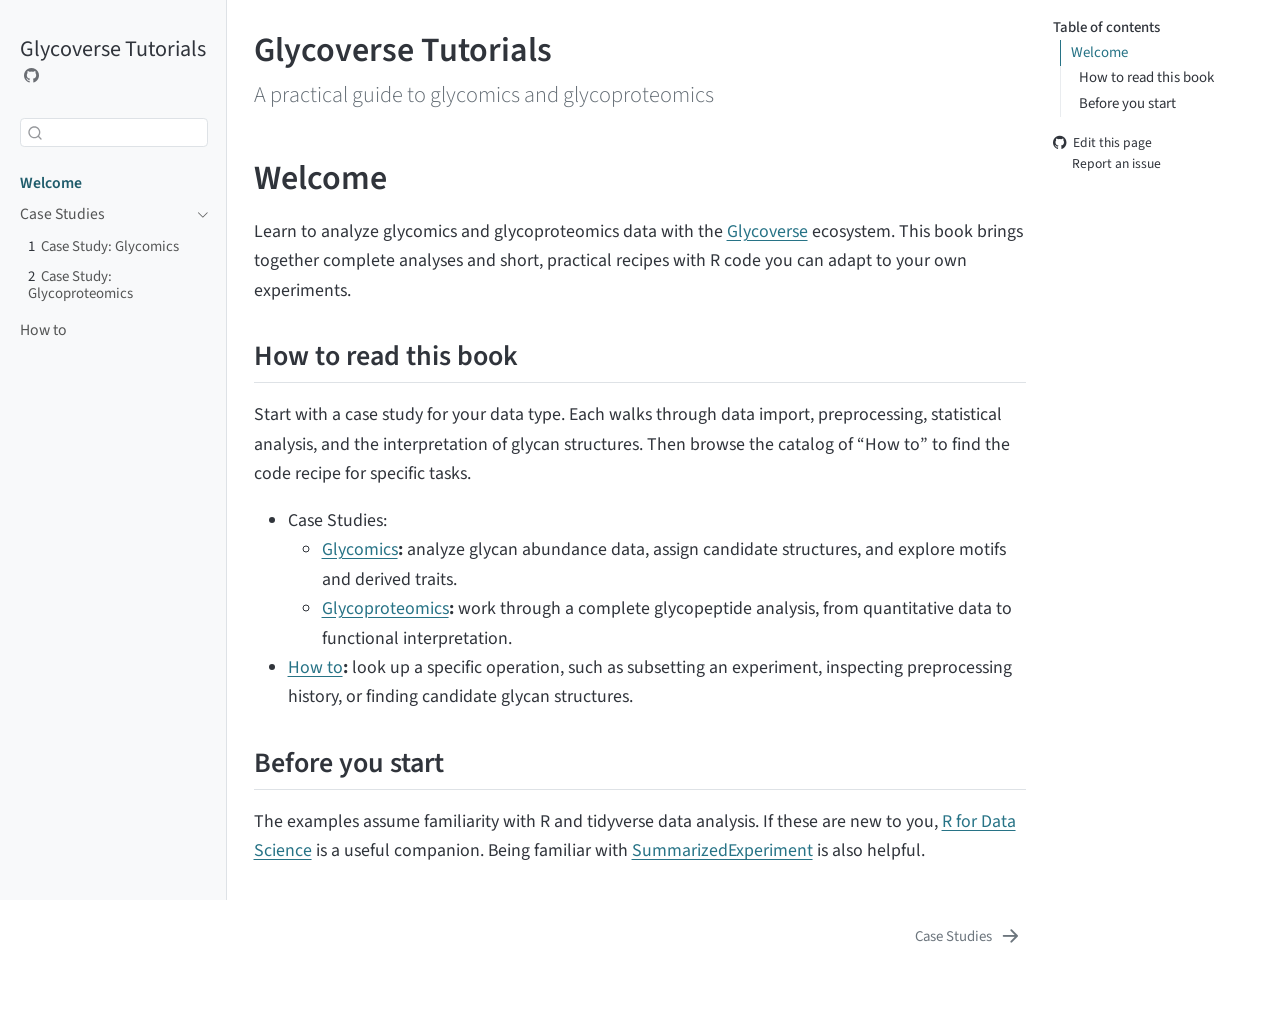
<file: docs/index.html>
<!DOCTYPE html>
<html xmlns="http://www.w3.org/1999/xhtml" lang="en" xml:lang="en"><head>

<meta charset="utf-8">
<meta name="generator" content="quarto-1.8.26">

<meta name="viewport" content="width=device-width, initial-scale=1.0, user-scalable=yes">


<title>Glycoverse Tutorials</title>
<style>
code{white-space: pre-wrap;}
span.smallcaps{font-variant: small-caps;}
div.columns{display: flex; gap: min(4vw, 1.5em);}
div.column{flex: auto; overflow-x: auto;}
div.hanging-indent{margin-left: 1.5em; text-indent: -1.5em;}
ul.task-list{list-style: none;}
ul.task-list li input[type="checkbox"] {
  width: 0.8em;
  margin: 0 0.8em 0.2em -1em; /* quarto-specific, see https://github.com/quarto-dev/quarto-cli/issues/4556 */ 
  vertical-align: middle;
}
</style>


<script src="site_libs/quarto-nav/quarto-nav.js"></script>
<script src="site_libs/quarto-nav/headroom.min.js"></script>
<script src="site_libs/clipboard/clipboard.min.js"></script>
<script src="site_libs/quarto-search/autocomplete.umd.js"></script>
<script src="site_libs/quarto-search/fuse.min.js"></script>
<script src="site_libs/quarto-search/quarto-search.js"></script>
<meta name="quarto:offset" content="./">
<link href="./case-studies/index.html" rel="next">
<script src="site_libs/quarto-html/quarto.js" type="module"></script>
<script src="site_libs/quarto-html/tabsets/tabsets.js" type="module"></script>
<script src="site_libs/quarto-html/axe/axe-check.js" type="module"></script>
<script src="site_libs/quarto-html/popper.min.js"></script>
<script src="site_libs/quarto-html/tippy.umd.min.js"></script>
<script src="site_libs/quarto-html/anchor.min.js"></script>
<link href="site_libs/quarto-html/tippy.css" rel="stylesheet">
<link href="site_libs/quarto-html/quarto-syntax-highlighting-587c61ba64f3a5504c4d52d930310e48.css" rel="stylesheet" id="quarto-text-highlighting-styles">
<script src="site_libs/bootstrap/bootstrap.min.js"></script>
<link href="site_libs/bootstrap/bootstrap-icons.css" rel="stylesheet">
<link href="site_libs/bootstrap/bootstrap-68a4ba8274cf32ebf416ef062241ecf4.min.css" rel="stylesheet" append-hash="true" id="quarto-bootstrap" data-mode="light">
<script id="quarto-search-options" type="application/json">{
  "location": "sidebar",
  "copy-button": false,
  "collapse-after": 3,
  "panel-placement": "start",
  "type": "textbox",
  "limit": 50,
  "keyboard-shortcut": [
    "f",
    "/",
    "s"
  ],
  "show-item-context": false,
  "language": {
    "search-no-results-text": "No results",
    "search-matching-documents-text": "matching documents",
    "search-copy-link-title": "Copy link to search",
    "search-hide-matches-text": "Hide additional matches",
    "search-more-match-text": "more match in this document",
    "search-more-matches-text": "more matches in this document",
    "search-clear-button-title": "Clear",
    "search-text-placeholder": "",
    "search-detached-cancel-button-title": "Cancel",
    "search-submit-button-title": "Submit",
    "search-label": "Search"
  }
}</script>


</head>

<body class="nav-sidebar docked quarto-light">

<div id="quarto-search-results"></div>
  <header id="quarto-header" class="headroom fixed-top">
  <nav class="quarto-secondary-nav">
    <div class="container-fluid d-flex">
      <button type="button" class="quarto-btn-toggle btn" data-bs-toggle="collapse" role="button" data-bs-target=".quarto-sidebar-collapse-item" aria-controls="quarto-sidebar" aria-expanded="false" aria-label="Toggle sidebar navigation" onclick="if (window.quartoToggleHeadroom) { window.quartoToggleHeadroom(); }">
        <i class="bi bi-layout-text-sidebar-reverse"></i>
      </button>
        <nav class="quarto-page-breadcrumbs" aria-label="breadcrumb"><ol class="breadcrumb"><li class="breadcrumb-item"><a href="./index.html">Welcome</a></li></ol></nav>
        <a class="flex-grow-1" role="navigation" data-bs-toggle="collapse" data-bs-target=".quarto-sidebar-collapse-item" aria-controls="quarto-sidebar" aria-expanded="false" aria-label="Toggle sidebar navigation" onclick="if (window.quartoToggleHeadroom) { window.quartoToggleHeadroom(); }">      
        </a>
      <button type="button" class="btn quarto-search-button" aria-label="Search" onclick="window.quartoOpenSearch();">
        <i class="bi bi-search"></i>
      </button>
    </div>
  </nav>
</header>
<!-- content -->
<div id="quarto-content" class="quarto-container page-columns page-rows-contents page-layout-article">
<!-- sidebar -->
  <nav id="quarto-sidebar" class="sidebar collapse collapse-horizontal quarto-sidebar-collapse-item sidebar-navigation docked overflow-auto">
    <div class="pt-lg-2 mt-2 text-left sidebar-header">
    <div class="sidebar-title mb-0 py-0">
      <a href="./">Glycoverse Tutorials</a> 
        <div class="sidebar-tools-main">
    <a href="https://github.com/glycoverse/glycoverse-tutorial" title="Source Code" class="quarto-navigation-tool px-1" aria-label="Source Code"><i class="bi bi-github"></i></a>
</div>
    </div>
      </div>
        <div class="mt-2 flex-shrink-0 align-items-center">
        <div class="sidebar-search">
        <div id="quarto-search" class="" title="Search"></div>
        </div>
        </div>
    <div class="sidebar-menu-container"> 
    <ul class="list-unstyled mt-1">
        <li class="sidebar-item">
  <div class="sidebar-item-container"> 
  <a href="./index.html" class="sidebar-item-text sidebar-link active">
 <span class="menu-text">Welcome</span></a>
  </div>
</li>
        <li class="sidebar-item sidebar-item-section">
      <div class="sidebar-item-container"> 
            <a href="./case-studies/index.html" class="sidebar-item-text sidebar-link">
 <span class="menu-text">Case Studies</span></a>
          <a class="sidebar-item-toggle text-start" data-bs-toggle="collapse" data-bs-target="#quarto-sidebar-section-1" role="navigation" aria-expanded="true" aria-label="Toggle section">
            <i class="bi bi-chevron-right ms-2"></i>
          </a> 
      </div>
      <ul id="quarto-sidebar-section-1" class="collapse list-unstyled sidebar-section depth1 show">  
          <li class="sidebar-item">
  <div class="sidebar-item-container"> 
  <a href="./tutorials/glycomics.html" class="sidebar-item-text sidebar-link">
 <span class="menu-text"><span class="chapter-number">1</span>&nbsp; <span class="chapter-title">Case Study: Glycomics</span></span></a>
  </div>
</li>
          <li class="sidebar-item">
  <div class="sidebar-item-container"> 
  <a href="./tutorials/glycoproteomics.html" class="sidebar-item-text sidebar-link">
 <span class="menu-text"><span class="chapter-number">2</span>&nbsp; <span class="chapter-title">Case Study: Glycoproteomics</span></span></a>
  </div>
</li>
      </ul>
  </li>
        <li class="sidebar-item">
  <div class="sidebar-item-container"> 
  <a href="./how-to/index.html" class="sidebar-item-text sidebar-link">
 <span class="menu-text">How to</span></a>
  </div>
</li>
    </ul>
    </div>
</nav>
<div id="quarto-sidebar-glass" class="quarto-sidebar-collapse-item" data-bs-toggle="collapse" data-bs-target=".quarto-sidebar-collapse-item"></div>
<!-- margin-sidebar -->
    <div id="quarto-margin-sidebar" class="sidebar margin-sidebar">
        <nav id="TOC" role="doc-toc" class="toc-active">
    <h2 id="toc-title">Table of contents</h2>
   
  <ul>
  <li><a href="#welcome" id="toc-welcome" class="nav-link active" data-scroll-target="#welcome">Welcome</a>
  <ul class="collapse">
  <li><a href="#how-to-read-this-book" id="toc-how-to-read-this-book" class="nav-link" data-scroll-target="#how-to-read-this-book">How to read this book</a></li>
  <li><a href="#before-you-start" id="toc-before-you-start" class="nav-link" data-scroll-target="#before-you-start">Before you start</a></li>
  </ul></li>
  </ul>
<div class="toc-actions"><ul><li><a href="https://github.com/glycoverse/glycoverse-tutorial/edit/main/index.qmd" class="toc-action"><i class="bi bi-github"></i>Edit this page</a></li><li><a href="https://github.com/glycoverse/glycoverse-tutorial/issues/new" class="toc-action"><i class="bi empty"></i>Report an issue</a></li></ul></div></nav>
    </div>
<!-- main -->
<main class="content" id="quarto-document-content">

<header id="title-block-header" class="quarto-title-block default">
<div class="quarto-title">
<h1 class="title">Glycoverse Tutorials</h1>
<p class="subtitle lead">A practical guide to glycomics and glycoproteomics</p>
</div>



<div class="quarto-title-meta">

    
  
    
  </div>
  


</header>


<section id="welcome" class="level1 unnumbered">
<h1 class="unnumbered">Welcome</h1>
<p>Learn to analyze glycomics and glycoproteomics data with the <a href="https://github.com/glycoverse">Glycoverse</a> ecosystem. This book brings together complete analyses and short, practical recipes with R code you can adapt to your own experiments.</p>
<section id="how-to-read-this-book" class="level2 unnumbered">
<h2 class="unnumbered anchored" data-anchor-id="how-to-read-this-book">How to read this book</h2>
<p>Start with a case study for your data type. Each walks through data import, preprocessing, statistical analysis, and the interpretation of glycan structures. Then browse the catalog of “How to” to find the code recipe for specific tasks.</p>
<ul>
<li>Case Studies:
<ul>
<li><strong><a href="./tutorials/glycomics.html">Glycomics</a>:</strong> analyze glycan abundance data, assign candidate structures, and explore motifs and derived traits.</li>
<li><strong><a href="./tutorials/glycoproteomics.html">Glycoproteomics</a>:</strong> work through a complete glycopeptide analysis, from quantitative data to functional interpretation.</li>
</ul></li>
<li><strong><a href="./how-to/index.html">How to</a>:</strong> look up a specific operation, such as subsetting an experiment, inspecting preprocessing history, or finding candidate glycan structures.</li>
</ul>
</section>
<section id="before-you-start" class="level2 unnumbered">
<h2 class="unnumbered anchored" data-anchor-id="before-you-start">Before you start</h2>
<p>The examples assume familiarity with R and tidyverse data analysis. If these are new to you, <a href="https://r4ds.hadley.nz/">R for Data Science</a> is a useful companion. Being familiar with <a href="https://bioconductor.org/packages/release/bioc/html/SummarizedExperiment.html">SummarizedExperiment</a> is also helpful.</p>


</section>
</section>

</main> <!-- /main -->
<script id="quarto-html-after-body" type="application/javascript">
  window.document.addEventListener("DOMContentLoaded", function (event) {
    const icon = "";
    const anchorJS = new window.AnchorJS();
    anchorJS.options = {
      placement: 'right',
      icon: icon
    };
    anchorJS.add('.anchored');
    const isCodeAnnotation = (el) => {
      for (const clz of el.classList) {
        if (clz.startsWith('code-annotation-')) {                     
          return true;
        }
      }
      return false;
    }
    const onCopySuccess = function(e) {
      // button target
      const button = e.trigger;
      // don't keep focus
      button.blur();
      // flash "checked"
      button.classList.add('code-copy-button-checked');
      var currentTitle = button.getAttribute("title");
      button.setAttribute("title", "Copied!");
      let tooltip;
      if (window.bootstrap) {
        button.setAttribute("data-bs-toggle", "tooltip");
        button.setAttribute("data-bs-placement", "left");
        button.setAttribute("data-bs-title", "Copied!");
        tooltip = new bootstrap.Tooltip(button, 
          { trigger: "manual", 
            customClass: "code-copy-button-tooltip",
            offset: [0, -8]});
        tooltip.show();    
      }
      setTimeout(function() {
        if (tooltip) {
          tooltip.hide();
          button.removeAttribute("data-bs-title");
          button.removeAttribute("data-bs-toggle");
          button.removeAttribute("data-bs-placement");
        }
        button.setAttribute("title", currentTitle);
        button.classList.remove('code-copy-button-checked');
      }, 1000);
      // clear code selection
      e.clearSelection();
    }
    const getTextToCopy = function(trigger) {
      const outerScaffold = trigger.parentElement.cloneNode(true);
      const codeEl = outerScaffold.querySelector('code');
      for (const childEl of codeEl.children) {
        if (isCodeAnnotation(childEl)) {
          childEl.remove();
        }
      }
      return codeEl.innerText;
    }
    const clipboard = new window.ClipboardJS('.code-copy-button:not([data-in-quarto-modal])', {
      text: getTextToCopy
    });
    clipboard.on('success', onCopySuccess);
    if (window.document.getElementById('quarto-embedded-source-code-modal')) {
      const clipboardModal = new window.ClipboardJS('.code-copy-button[data-in-quarto-modal]', {
        text: getTextToCopy,
        container: window.document.getElementById('quarto-embedded-source-code-modal')
      });
      clipboardModal.on('success', onCopySuccess);
    }
      var localhostRegex = new RegExp(/^(?:http|https):\/\/localhost\:?[0-9]*\//);
      var mailtoRegex = new RegExp(/^mailto:/);
        var filterRegex = new RegExp("https:\/\/glycoverse\.github\.io\/glycoverse-tutorial\/");
      var isInternal = (href) => {
          return filterRegex.test(href) || localhostRegex.test(href) || mailtoRegex.test(href);
      }
      // Inspect non-navigation links and adorn them if external
     var links = window.document.querySelectorAll('a[href]:not(.nav-link):not(.navbar-brand):not(.toc-action):not(.sidebar-link):not(.sidebar-item-toggle):not(.pagination-link):not(.no-external):not([aria-hidden]):not(.dropdown-item):not(.quarto-navigation-tool):not(.about-link)');
      for (var i=0; i<links.length; i++) {
        const link = links[i];
        if (!isInternal(link.href)) {
          // undo the damage that might have been done by quarto-nav.js in the case of
          // links that we want to consider external
          if (link.dataset.originalHref !== undefined) {
            link.href = link.dataset.originalHref;
          }
            // target, if specified
            link.setAttribute("target", "_blank");
            if (link.getAttribute("rel") === null) {
              link.setAttribute("rel", "noopener");
            }
        }
      }
    function tippyHover(el, contentFn, onTriggerFn, onUntriggerFn) {
      const config = {
        allowHTML: true,
        maxWidth: 500,
        delay: 100,
        arrow: false,
        appendTo: function(el) {
            return el.parentElement;
        },
        interactive: true,
        interactiveBorder: 10,
        theme: 'quarto',
        placement: 'bottom-start',
      };
      if (contentFn) {
        config.content = contentFn;
      }
      if (onTriggerFn) {
        config.onTrigger = onTriggerFn;
      }
      if (onUntriggerFn) {
        config.onUntrigger = onUntriggerFn;
      }
      window.tippy(el, config); 
    }
    const noterefs = window.document.querySelectorAll('a[role="doc-noteref"]');
    for (var i=0; i<noterefs.length; i++) {
      const ref = noterefs[i];
      tippyHover(ref, function() {
        // use id or data attribute instead here
        let href = ref.getAttribute('data-footnote-href') || ref.getAttribute('href');
        try { href = new URL(href).hash; } catch {}
        const id = href.replace(/^#\/?/, "");
        const note = window.document.getElementById(id);
        if (note) {
          return note.innerHTML;
        } else {
          return "";
        }
      });
    }
    const xrefs = window.document.querySelectorAll('a.quarto-xref');
    const processXRef = (id, note) => {
      // Strip column container classes
      const stripColumnClz = (el) => {
        el.classList.remove("page-full", "page-columns");
        if (el.children) {
          for (const child of el.children) {
            stripColumnClz(child);
          }
        }
      }
      stripColumnClz(note)
      if (id === null || id.startsWith('sec-')) {
        // Special case sections, only their first couple elements
        const container = document.createElement("div");
        if (note.children && note.children.length > 2) {
          container.appendChild(note.children[0].cloneNode(true));
          for (let i = 1; i < note.children.length; i++) {
            const child = note.children[i];
            if (child.tagName === "P" && child.innerText === "") {
              continue;
            } else {
              container.appendChild(child.cloneNode(true));
              break;
            }
          }
          if (window.Quarto?.typesetMath) {
            window.Quarto.typesetMath(container);
          }
          return container.innerHTML
        } else {
          if (window.Quarto?.typesetMath) {
            window.Quarto.typesetMath(note);
          }
          return note.innerHTML;
        }
      } else {
        // Remove any anchor links if they are present
        const anchorLink = note.querySelector('a.anchorjs-link');
        if (anchorLink) {
          anchorLink.remove();
        }
        if (window.Quarto?.typesetMath) {
          window.Quarto.typesetMath(note);
        }
        if (note.classList.contains("callout")) {
          return note.outerHTML;
        } else {
          return note.innerHTML;
        }
      }
    }
    for (var i=0; i<xrefs.length; i++) {
      const xref = xrefs[i];
      tippyHover(xref, undefined, function(instance) {
        instance.disable();
        let url = xref.getAttribute('href');
        let hash = undefined; 
        if (url.startsWith('#')) {
          hash = url;
        } else {
          try { hash = new URL(url).hash; } catch {}
        }
        if (hash) {
          const id = hash.replace(/^#\/?/, "");
          const note = window.document.getElementById(id);
          if (note !== null) {
            try {
              const html = processXRef(id, note.cloneNode(true));
              instance.setContent(html);
            } finally {
              instance.enable();
              instance.show();
            }
          } else {
            // See if we can fetch this
            fetch(url.split('#')[0])
            .then(res => res.text())
            .then(html => {
              const parser = new DOMParser();
              const htmlDoc = parser.parseFromString(html, "text/html");
              const note = htmlDoc.getElementById(id);
              if (note !== null) {
                const html = processXRef(id, note);
                instance.setContent(html);
              } 
            }).finally(() => {
              instance.enable();
              instance.show();
            });
          }
        } else {
          // See if we can fetch a full url (with no hash to target)
          // This is a special case and we should probably do some content thinning / targeting
          fetch(url)
          .then(res => res.text())
          .then(html => {
            const parser = new DOMParser();
            const htmlDoc = parser.parseFromString(html, "text/html");
            const note = htmlDoc.querySelector('main.content');
            if (note !== null) {
              // This should only happen for chapter cross references
              // (since there is no id in the URL)
              // remove the first header
              if (note.children.length > 0 && note.children[0].tagName === "HEADER") {
                note.children[0].remove();
              }
              const html = processXRef(null, note);
              instance.setContent(html);
            } 
          }).finally(() => {
            instance.enable();
            instance.show();
          });
        }
      }, function(instance) {
      });
    }
        let selectedAnnoteEl;
        const selectorForAnnotation = ( cell, annotation) => {
          let cellAttr = 'data-code-cell="' + cell + '"';
          let lineAttr = 'data-code-annotation="' +  annotation + '"';
          const selector = 'span[' + cellAttr + '][' + lineAttr + ']';
          return selector;
        }
        const selectCodeLines = (annoteEl) => {
          const doc = window.document;
          const targetCell = annoteEl.getAttribute("data-target-cell");
          const targetAnnotation = annoteEl.getAttribute("data-target-annotation");
          const annoteSpan = window.document.querySelector(selectorForAnnotation(targetCell, targetAnnotation));
          const lines = annoteSpan.getAttribute("data-code-lines").split(",");
          const lineIds = lines.map((line) => {
            return targetCell + "-" + line;
          })
          let top = null;
          let height = null;
          let parent = null;
          if (lineIds.length > 0) {
              //compute the position of the single el (top and bottom and make a div)
              const el = window.document.getElementById(lineIds[0]);
              top = el.offsetTop;
              height = el.offsetHeight;
              parent = el.parentElement.parentElement;
            if (lineIds.length > 1) {
              const lastEl = window.document.getElementById(lineIds[lineIds.length - 1]);
              const bottom = lastEl.offsetTop + lastEl.offsetHeight;
              height = bottom - top;
            }
            if (top !== null && height !== null && parent !== null) {
              // cook up a div (if necessary) and position it 
              let div = window.document.getElementById("code-annotation-line-highlight");
              if (div === null) {
                div = window.document.createElement("div");
                div.setAttribute("id", "code-annotation-line-highlight");
                div.style.position = 'absolute';
                parent.appendChild(div);
              }
              div.style.top = top - 2 + "px";
              div.style.height = height + 4 + "px";
              div.style.left = 0;
              let gutterDiv = window.document.getElementById("code-annotation-line-highlight-gutter");
              if (gutterDiv === null) {
                gutterDiv = window.document.createElement("div");
                gutterDiv.setAttribute("id", "code-annotation-line-highlight-gutter");
                gutterDiv.style.position = 'absolute';
                const codeCell = window.document.getElementById(targetCell);
                const gutter = codeCell.querySelector('.code-annotation-gutter');
                gutter.appendChild(gutterDiv);
              }
              gutterDiv.style.top = top - 2 + "px";
              gutterDiv.style.height = height + 4 + "px";
            }
            selectedAnnoteEl = annoteEl;
          }
        };
        const unselectCodeLines = () => {
          const elementsIds = ["code-annotation-line-highlight", "code-annotation-line-highlight-gutter"];
          elementsIds.forEach((elId) => {
            const div = window.document.getElementById(elId);
            if (div) {
              div.remove();
            }
          });
          selectedAnnoteEl = undefined;
        };
          // Handle positioning of the toggle
      window.addEventListener(
        "resize",
        throttle(() => {
          elRect = undefined;
          if (selectedAnnoteEl) {
            selectCodeLines(selectedAnnoteEl);
          }
        }, 10)
      );
      function throttle(fn, ms) {
      let throttle = false;
      let timer;
        return (...args) => {
          if(!throttle) { // first call gets through
              fn.apply(this, args);
              throttle = true;
          } else { // all the others get throttled
              if(timer) clearTimeout(timer); // cancel #2
              timer = setTimeout(() => {
                fn.apply(this, args);
                timer = throttle = false;
              }, ms);
          }
        };
      }
        // Attach click handler to the DT
        const annoteDls = window.document.querySelectorAll('dt[data-target-cell]');
        for (const annoteDlNode of annoteDls) {
          annoteDlNode.addEventListener('click', (event) => {
            const clickedEl = event.target;
            if (clickedEl !== selectedAnnoteEl) {
              unselectCodeLines();
              const activeEl = window.document.querySelector('dt[data-target-cell].code-annotation-active');
              if (activeEl) {
                activeEl.classList.remove('code-annotation-active');
              }
              selectCodeLines(clickedEl);
              clickedEl.classList.add('code-annotation-active');
            } else {
              // Unselect the line
              unselectCodeLines();
              clickedEl.classList.remove('code-annotation-active');
            }
          });
        }
    const findCites = (el) => {
      const parentEl = el.parentElement;
      if (parentEl) {
        const cites = parentEl.dataset.cites;
        if (cites) {
          return {
            el,
            cites: cites.split(' ')
          };
        } else {
          return findCites(el.parentElement)
        }
      } else {
        return undefined;
      }
    };
    var bibliorefs = window.document.querySelectorAll('a[role="doc-biblioref"]');
    for (var i=0; i<bibliorefs.length; i++) {
      const ref = bibliorefs[i];
      const citeInfo = findCites(ref);
      if (citeInfo) {
        tippyHover(citeInfo.el, function() {
          var popup = window.document.createElement('div');
          citeInfo.cites.forEach(function(cite) {
            var citeDiv = window.document.createElement('div');
            citeDiv.classList.add('hanging-indent');
            citeDiv.classList.add('csl-entry');
            var biblioDiv = window.document.getElementById('ref-' + cite);
            if (biblioDiv) {
              citeDiv.innerHTML = biblioDiv.innerHTML;
            }
            popup.appendChild(citeDiv);
          });
          return popup.innerHTML;
        });
      }
    }
  });
  </script>
<nav class="page-navigation">
  <div class="nav-page nav-page-previous">
  </div>
  <div class="nav-page nav-page-next">
      <a href="./case-studies/index.html" class="pagination-link" aria-label="Case Studies">
        <span class="nav-page-text">Case Studies</span> <i class="bi bi-arrow-right-short"></i>
      </a>
  </div>
</nav>
</div> <!-- /content -->




<footer class="footer"><div class="nav-footer"><div class="nav-footer-center"><div class="toc-actions d-sm-block d-md-none"><ul><li><a href="https://github.com/glycoverse/glycoverse-tutorial/edit/main/index.qmd" class="toc-action"><i class="bi bi-github"></i>Edit this page</a></li><li><a href="https://github.com/glycoverse/glycoverse-tutorial/issues/new" class="toc-action"><i class="bi empty"></i>Report an issue</a></li></ul></div></div></div></footer></body></html>
</file>
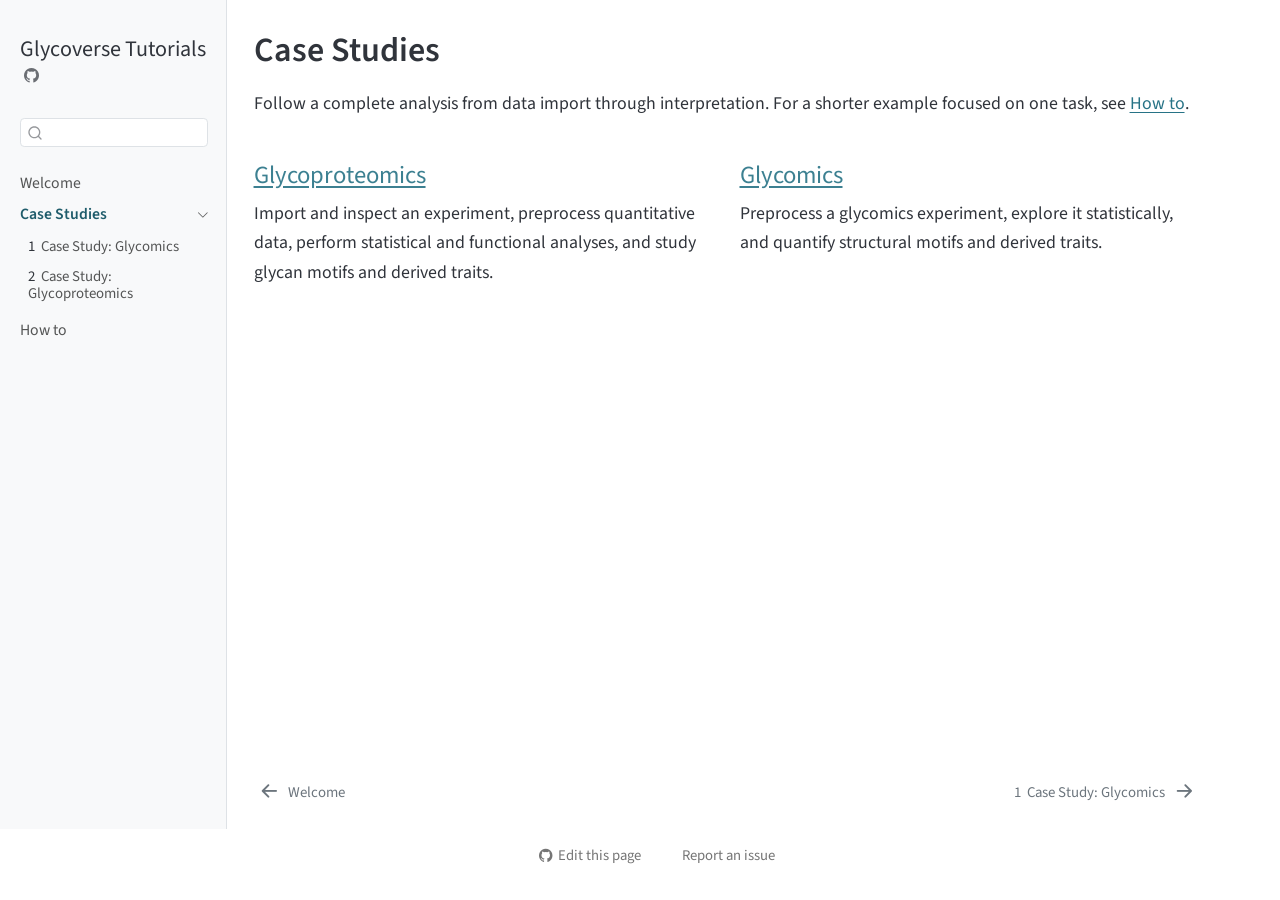
<file: docs/case-studies/index.html>
<!DOCTYPE html>
<html xmlns="http://www.w3.org/1999/xhtml" lang="en" xml:lang="en"><head>

<meta charset="utf-8">
<meta name="generator" content="quarto-1.8.26">

<meta name="viewport" content="width=device-width, initial-scale=1.0, user-scalable=yes">


<title>Case Studies – Glycoverse Tutorials</title>
<style>
code{white-space: pre-wrap;}
span.smallcaps{font-variant: small-caps;}
div.columns{display: flex; gap: min(4vw, 1.5em);}
div.column{flex: auto; overflow-x: auto;}
div.hanging-indent{margin-left: 1.5em; text-indent: -1.5em;}
ul.task-list{list-style: none;}
ul.task-list li input[type="checkbox"] {
  width: 0.8em;
  margin: 0 0.8em 0.2em -1em; /* quarto-specific, see https://github.com/quarto-dev/quarto-cli/issues/4556 */ 
  vertical-align: middle;
}
</style>


<script src="../site_libs/quarto-nav/quarto-nav.js"></script>
<script src="../site_libs/quarto-nav/headroom.min.js"></script>
<script src="../site_libs/clipboard/clipboard.min.js"></script>
<script src="../site_libs/quarto-search/autocomplete.umd.js"></script>
<script src="../site_libs/quarto-search/fuse.min.js"></script>
<script src="../site_libs/quarto-search/quarto-search.js"></script>
<meta name="quarto:offset" content="../">
<link href="../tutorials/glycomics.html" rel="next">
<link href="../index.html" rel="prev">
<script src="../site_libs/quarto-html/quarto.js" type="module"></script>
<script src="../site_libs/quarto-html/tabsets/tabsets.js" type="module"></script>
<script src="../site_libs/quarto-html/axe/axe-check.js" type="module"></script>
<script src="../site_libs/quarto-html/popper.min.js"></script>
<script src="../site_libs/quarto-html/tippy.umd.min.js"></script>
<script src="../site_libs/quarto-html/anchor.min.js"></script>
<link href="../site_libs/quarto-html/tippy.css" rel="stylesheet">
<link href="../site_libs/quarto-html/quarto-syntax-highlighting-587c61ba64f3a5504c4d52d930310e48.css" rel="stylesheet" id="quarto-text-highlighting-styles">
<script src="../site_libs/bootstrap/bootstrap.min.js"></script>
<link href="../site_libs/bootstrap/bootstrap-icons.css" rel="stylesheet">
<link href="../site_libs/bootstrap/bootstrap-68a4ba8274cf32ebf416ef062241ecf4.min.css" rel="stylesheet" append-hash="true" id="quarto-bootstrap" data-mode="light">
<script id="quarto-search-options" type="application/json">{
  "location": "sidebar",
  "copy-button": false,
  "collapse-after": 3,
  "panel-placement": "start",
  "type": "textbox",
  "limit": 50,
  "keyboard-shortcut": [
    "f",
    "/",
    "s"
  ],
  "show-item-context": false,
  "language": {
    "search-no-results-text": "No results",
    "search-matching-documents-text": "matching documents",
    "search-copy-link-title": "Copy link to search",
    "search-hide-matches-text": "Hide additional matches",
    "search-more-match-text": "more match in this document",
    "search-more-matches-text": "more matches in this document",
    "search-clear-button-title": "Clear",
    "search-text-placeholder": "",
    "search-detached-cancel-button-title": "Cancel",
    "search-submit-button-title": "Submit",
    "search-label": "Search"
  }
}</script>


</head>

<body class="nav-sidebar docked fullcontent quarto-light">

<div id="quarto-search-results"></div>
  <header id="quarto-header" class="headroom fixed-top">
  <nav class="quarto-secondary-nav">
    <div class="container-fluid d-flex">
      <button type="button" class="quarto-btn-toggle btn" data-bs-toggle="collapse" role="button" data-bs-target=".quarto-sidebar-collapse-item" aria-controls="quarto-sidebar" aria-expanded="false" aria-label="Toggle sidebar navigation" onclick="if (window.quartoToggleHeadroom) { window.quartoToggleHeadroom(); }">
        <i class="bi bi-layout-text-sidebar-reverse"></i>
      </button>
        <nav class="quarto-page-breadcrumbs" aria-label="breadcrumb"><ol class="breadcrumb"><li class="breadcrumb-item"><a href="../case-studies/index.html">Case Studies</a></li></ol></nav>
        <a class="flex-grow-1" role="navigation" data-bs-toggle="collapse" data-bs-target=".quarto-sidebar-collapse-item" aria-controls="quarto-sidebar" aria-expanded="false" aria-label="Toggle sidebar navigation" onclick="if (window.quartoToggleHeadroom) { window.quartoToggleHeadroom(); }">      
        </a>
      <button type="button" class="btn quarto-search-button" aria-label="Search" onclick="window.quartoOpenSearch();">
        <i class="bi bi-search"></i>
      </button>
    </div>
  </nav>
</header>
<!-- content -->
<div id="quarto-content" class="quarto-container page-columns page-rows-contents page-layout-article">
<!-- sidebar -->
  <nav id="quarto-sidebar" class="sidebar collapse collapse-horizontal quarto-sidebar-collapse-item sidebar-navigation docked overflow-auto">
    <div class="pt-lg-2 mt-2 text-left sidebar-header">
    <div class="sidebar-title mb-0 py-0">
      <a href="../">Glycoverse Tutorials</a> 
        <div class="sidebar-tools-main">
    <a href="https://github.com/glycoverse/glycoverse-tutorial" title="Source Code" class="quarto-navigation-tool px-1" aria-label="Source Code"><i class="bi bi-github"></i></a>
</div>
    </div>
      </div>
        <div class="mt-2 flex-shrink-0 align-items-center">
        <div class="sidebar-search">
        <div id="quarto-search" class="" title="Search"></div>
        </div>
        </div>
    <div class="sidebar-menu-container"> 
    <ul class="list-unstyled mt-1">
        <li class="sidebar-item">
  <div class="sidebar-item-container"> 
  <a href="../index.html" class="sidebar-item-text sidebar-link">
 <span class="menu-text">Welcome</span></a>
  </div>
</li>
        <li class="sidebar-item sidebar-item-section">
      <div class="sidebar-item-container"> 
            <a href="../case-studies/index.html" class="sidebar-item-text sidebar-link active">
 <span class="menu-text">Case Studies</span></a>
          <a class="sidebar-item-toggle text-start" data-bs-toggle="collapse" data-bs-target="#quarto-sidebar-section-1" role="navigation" aria-expanded="true" aria-label="Toggle section">
            <i class="bi bi-chevron-right ms-2"></i>
          </a> 
      </div>
      <ul id="quarto-sidebar-section-1" class="collapse list-unstyled sidebar-section depth1 show">  
          <li class="sidebar-item">
  <div class="sidebar-item-container"> 
  <a href="../tutorials/glycomics.html" class="sidebar-item-text sidebar-link">
 <span class="menu-text"><span class="chapter-number">1</span>&nbsp; <span class="chapter-title">Case Study: Glycomics</span></span></a>
  </div>
</li>
          <li class="sidebar-item">
  <div class="sidebar-item-container"> 
  <a href="../tutorials/glycoproteomics.html" class="sidebar-item-text sidebar-link">
 <span class="menu-text"><span class="chapter-number">2</span>&nbsp; <span class="chapter-title">Case Study: Glycoproteomics</span></span></a>
  </div>
</li>
      </ul>
  </li>
        <li class="sidebar-item">
  <div class="sidebar-item-container"> 
  <a href="../how-to/index.html" class="sidebar-item-text sidebar-link">
 <span class="menu-text">How to</span></a>
  </div>
</li>
    </ul>
    </div>
</nav>
<div id="quarto-sidebar-glass" class="quarto-sidebar-collapse-item" data-bs-toggle="collapse" data-bs-target=".quarto-sidebar-collapse-item"></div>
<!-- margin-sidebar -->
    
<!-- main -->
<main class="content" id="quarto-document-content">

<header id="title-block-header" class="quarto-title-block default">
<div class="quarto-title">
<h1 class="title">Case Studies</h1>
</div>



<div class="quarto-title-meta">

    
  
    
  </div>
  


</header>


<p>Follow a complete analysis from data import through interpretation. For a shorter example focused on one task, see <a href="../how-to/index.html">How to</a>.</p>
<div class="grid">
<section id="glycoproteomics" class="level3 g-col-12 g-col-md-6">
<h3 class="anchored" data-anchor-id="glycoproteomics"><a href="../tutorials/glycoproteomics.html">Glycoproteomics</a></h3>
<p>Import and inspect an experiment, preprocess quantitative data, perform statistical and functional analyses, and study glycan motifs and derived traits.</p>
</section>
<section id="glycomics" class="level3 g-col-12 g-col-md-6">
<h3 class="anchored" data-anchor-id="glycomics"><a href="../tutorials/glycomics.html">Glycomics</a></h3>
<p>Preprocess a glycomics experiment, explore it statistically, and quantify structural motifs and derived traits.</p>
</section>
</div>



</main> <!-- /main -->
<script id="quarto-html-after-body" type="application/javascript">
  window.document.addEventListener("DOMContentLoaded", function (event) {
    const icon = "";
    const anchorJS = new window.AnchorJS();
    anchorJS.options = {
      placement: 'right',
      icon: icon
    };
    anchorJS.add('.anchored');
    const isCodeAnnotation = (el) => {
      for (const clz of el.classList) {
        if (clz.startsWith('code-annotation-')) {                     
          return true;
        }
      }
      return false;
    }
    const onCopySuccess = function(e) {
      // button target
      const button = e.trigger;
      // don't keep focus
      button.blur();
      // flash "checked"
      button.classList.add('code-copy-button-checked');
      var currentTitle = button.getAttribute("title");
      button.setAttribute("title", "Copied!");
      let tooltip;
      if (window.bootstrap) {
        button.setAttribute("data-bs-toggle", "tooltip");
        button.setAttribute("data-bs-placement", "left");
        button.setAttribute("data-bs-title", "Copied!");
        tooltip = new bootstrap.Tooltip(button, 
          { trigger: "manual", 
            customClass: "code-copy-button-tooltip",
            offset: [0, -8]});
        tooltip.show();    
      }
      setTimeout(function() {
        if (tooltip) {
          tooltip.hide();
          button.removeAttribute("data-bs-title");
          button.removeAttribute("data-bs-toggle");
          button.removeAttribute("data-bs-placement");
        }
        button.setAttribute("title", currentTitle);
        button.classList.remove('code-copy-button-checked');
      }, 1000);
      // clear code selection
      e.clearSelection();
    }
    const getTextToCopy = function(trigger) {
      const outerScaffold = trigger.parentElement.cloneNode(true);
      const codeEl = outerScaffold.querySelector('code');
      for (const childEl of codeEl.children) {
        if (isCodeAnnotation(childEl)) {
          childEl.remove();
        }
      }
      return codeEl.innerText;
    }
    const clipboard = new window.ClipboardJS('.code-copy-button:not([data-in-quarto-modal])', {
      text: getTextToCopy
    });
    clipboard.on('success', onCopySuccess);
    if (window.document.getElementById('quarto-embedded-source-code-modal')) {
      const clipboardModal = new window.ClipboardJS('.code-copy-button[data-in-quarto-modal]', {
        text: getTextToCopy,
        container: window.document.getElementById('quarto-embedded-source-code-modal')
      });
      clipboardModal.on('success', onCopySuccess);
    }
      var localhostRegex = new RegExp(/^(?:http|https):\/\/localhost\:?[0-9]*\//);
      var mailtoRegex = new RegExp(/^mailto:/);
        var filterRegex = new RegExp("https:\/\/glycoverse\.github\.io\/glycoverse-tutorial\/");
      var isInternal = (href) => {
          return filterRegex.test(href) || localhostRegex.test(href) || mailtoRegex.test(href);
      }
      // Inspect non-navigation links and adorn them if external
     var links = window.document.querySelectorAll('a[href]:not(.nav-link):not(.navbar-brand):not(.toc-action):not(.sidebar-link):not(.sidebar-item-toggle):not(.pagination-link):not(.no-external):not([aria-hidden]):not(.dropdown-item):not(.quarto-navigation-tool):not(.about-link)');
      for (var i=0; i<links.length; i++) {
        const link = links[i];
        if (!isInternal(link.href)) {
          // undo the damage that might have been done by quarto-nav.js in the case of
          // links that we want to consider external
          if (link.dataset.originalHref !== undefined) {
            link.href = link.dataset.originalHref;
          }
            // target, if specified
            link.setAttribute("target", "_blank");
            if (link.getAttribute("rel") === null) {
              link.setAttribute("rel", "noopener");
            }
        }
      }
    function tippyHover(el, contentFn, onTriggerFn, onUntriggerFn) {
      const config = {
        allowHTML: true,
        maxWidth: 500,
        delay: 100,
        arrow: false,
        appendTo: function(el) {
            return el.parentElement;
        },
        interactive: true,
        interactiveBorder: 10,
        theme: 'quarto',
        placement: 'bottom-start',
      };
      if (contentFn) {
        config.content = contentFn;
      }
      if (onTriggerFn) {
        config.onTrigger = onTriggerFn;
      }
      if (onUntriggerFn) {
        config.onUntrigger = onUntriggerFn;
      }
      window.tippy(el, config); 
    }
    const noterefs = window.document.querySelectorAll('a[role="doc-noteref"]');
    for (var i=0; i<noterefs.length; i++) {
      const ref = noterefs[i];
      tippyHover(ref, function() {
        // use id or data attribute instead here
        let href = ref.getAttribute('data-footnote-href') || ref.getAttribute('href');
        try { href = new URL(href).hash; } catch {}
        const id = href.replace(/^#\/?/, "");
        const note = window.document.getElementById(id);
        if (note) {
          return note.innerHTML;
        } else {
          return "";
        }
      });
    }
    const xrefs = window.document.querySelectorAll('a.quarto-xref');
    const processXRef = (id, note) => {
      // Strip column container classes
      const stripColumnClz = (el) => {
        el.classList.remove("page-full", "page-columns");
        if (el.children) {
          for (const child of el.children) {
            stripColumnClz(child);
          }
        }
      }
      stripColumnClz(note)
      if (id === null || id.startsWith('sec-')) {
        // Special case sections, only their first couple elements
        const container = document.createElement("div");
        if (note.children && note.children.length > 2) {
          container.appendChild(note.children[0].cloneNode(true));
          for (let i = 1; i < note.children.length; i++) {
            const child = note.children[i];
            if (child.tagName === "P" && child.innerText === "") {
              continue;
            } else {
              container.appendChild(child.cloneNode(true));
              break;
            }
          }
          if (window.Quarto?.typesetMath) {
            window.Quarto.typesetMath(container);
          }
          return container.innerHTML
        } else {
          if (window.Quarto?.typesetMath) {
            window.Quarto.typesetMath(note);
          }
          return note.innerHTML;
        }
      } else {
        // Remove any anchor links if they are present
        const anchorLink = note.querySelector('a.anchorjs-link');
        if (anchorLink) {
          anchorLink.remove();
        }
        if (window.Quarto?.typesetMath) {
          window.Quarto.typesetMath(note);
        }
        if (note.classList.contains("callout")) {
          return note.outerHTML;
        } else {
          return note.innerHTML;
        }
      }
    }
    for (var i=0; i<xrefs.length; i++) {
      const xref = xrefs[i];
      tippyHover(xref, undefined, function(instance) {
        instance.disable();
        let url = xref.getAttribute('href');
        let hash = undefined; 
        if (url.startsWith('#')) {
          hash = url;
        } else {
          try { hash = new URL(url).hash; } catch {}
        }
        if (hash) {
          const id = hash.replace(/^#\/?/, "");
          const note = window.document.getElementById(id);
          if (note !== null) {
            try {
              const html = processXRef(id, note.cloneNode(true));
              instance.setContent(html);
            } finally {
              instance.enable();
              instance.show();
            }
          } else {
            // See if we can fetch this
            fetch(url.split('#')[0])
            .then(res => res.text())
            .then(html => {
              const parser = new DOMParser();
              const htmlDoc = parser.parseFromString(html, "text/html");
              const note = htmlDoc.getElementById(id);
              if (note !== null) {
                const html = processXRef(id, note);
                instance.setContent(html);
              } 
            }).finally(() => {
              instance.enable();
              instance.show();
            });
          }
        } else {
          // See if we can fetch a full url (with no hash to target)
          // This is a special case and we should probably do some content thinning / targeting
          fetch(url)
          .then(res => res.text())
          .then(html => {
            const parser = new DOMParser();
            const htmlDoc = parser.parseFromString(html, "text/html");
            const note = htmlDoc.querySelector('main.content');
            if (note !== null) {
              // This should only happen for chapter cross references
              // (since there is no id in the URL)
              // remove the first header
              if (note.children.length > 0 && note.children[0].tagName === "HEADER") {
                note.children[0].remove();
              }
              const html = processXRef(null, note);
              instance.setContent(html);
            } 
          }).finally(() => {
            instance.enable();
            instance.show();
          });
        }
      }, function(instance) {
      });
    }
        let selectedAnnoteEl;
        const selectorForAnnotation = ( cell, annotation) => {
          let cellAttr = 'data-code-cell="' + cell + '"';
          let lineAttr = 'data-code-annotation="' +  annotation + '"';
          const selector = 'span[' + cellAttr + '][' + lineAttr + ']';
          return selector;
        }
        const selectCodeLines = (annoteEl) => {
          const doc = window.document;
          const targetCell = annoteEl.getAttribute("data-target-cell");
          const targetAnnotation = annoteEl.getAttribute("data-target-annotation");
          const annoteSpan = window.document.querySelector(selectorForAnnotation(targetCell, targetAnnotation));
          const lines = annoteSpan.getAttribute("data-code-lines").split(",");
          const lineIds = lines.map((line) => {
            return targetCell + "-" + line;
          })
          let top = null;
          let height = null;
          let parent = null;
          if (lineIds.length > 0) {
              //compute the position of the single el (top and bottom and make a div)
              const el = window.document.getElementById(lineIds[0]);
              top = el.offsetTop;
              height = el.offsetHeight;
              parent = el.parentElement.parentElement;
            if (lineIds.length > 1) {
              const lastEl = window.document.getElementById(lineIds[lineIds.length - 1]);
              const bottom = lastEl.offsetTop + lastEl.offsetHeight;
              height = bottom - top;
            }
            if (top !== null && height !== null && parent !== null) {
              // cook up a div (if necessary) and position it 
              let div = window.document.getElementById("code-annotation-line-highlight");
              if (div === null) {
                div = window.document.createElement("div");
                div.setAttribute("id", "code-annotation-line-highlight");
                div.style.position = 'absolute';
                parent.appendChild(div);
              }
              div.style.top = top - 2 + "px";
              div.style.height = height + 4 + "px";
              div.style.left = 0;
              let gutterDiv = window.document.getElementById("code-annotation-line-highlight-gutter");
              if (gutterDiv === null) {
                gutterDiv = window.document.createElement("div");
                gutterDiv.setAttribute("id", "code-annotation-line-highlight-gutter");
                gutterDiv.style.position = 'absolute';
                const codeCell = window.document.getElementById(targetCell);
                const gutter = codeCell.querySelector('.code-annotation-gutter');
                gutter.appendChild(gutterDiv);
              }
              gutterDiv.style.top = top - 2 + "px";
              gutterDiv.style.height = height + 4 + "px";
            }
            selectedAnnoteEl = annoteEl;
          }
        };
        const unselectCodeLines = () => {
          const elementsIds = ["code-annotation-line-highlight", "code-annotation-line-highlight-gutter"];
          elementsIds.forEach((elId) => {
            const div = window.document.getElementById(elId);
            if (div) {
              div.remove();
            }
          });
          selectedAnnoteEl = undefined;
        };
          // Handle positioning of the toggle
      window.addEventListener(
        "resize",
        throttle(() => {
          elRect = undefined;
          if (selectedAnnoteEl) {
            selectCodeLines(selectedAnnoteEl);
          }
        }, 10)
      );
      function throttle(fn, ms) {
      let throttle = false;
      let timer;
        return (...args) => {
          if(!throttle) { // first call gets through
              fn.apply(this, args);
              throttle = true;
          } else { // all the others get throttled
              if(timer) clearTimeout(timer); // cancel #2
              timer = setTimeout(() => {
                fn.apply(this, args);
                timer = throttle = false;
              }, ms);
          }
        };
      }
        // Attach click handler to the DT
        const annoteDls = window.document.querySelectorAll('dt[data-target-cell]');
        for (const annoteDlNode of annoteDls) {
          annoteDlNode.addEventListener('click', (event) => {
            const clickedEl = event.target;
            if (clickedEl !== selectedAnnoteEl) {
              unselectCodeLines();
              const activeEl = window.document.querySelector('dt[data-target-cell].code-annotation-active');
              if (activeEl) {
                activeEl.classList.remove('code-annotation-active');
              }
              selectCodeLines(clickedEl);
              clickedEl.classList.add('code-annotation-active');
            } else {
              // Unselect the line
              unselectCodeLines();
              clickedEl.classList.remove('code-annotation-active');
            }
          });
        }
    const findCites = (el) => {
      const parentEl = el.parentElement;
      if (parentEl) {
        const cites = parentEl.dataset.cites;
        if (cites) {
          return {
            el,
            cites: cites.split(' ')
          };
        } else {
          return findCites(el.parentElement)
        }
      } else {
        return undefined;
      }
    };
    var bibliorefs = window.document.querySelectorAll('a[role="doc-biblioref"]');
    for (var i=0; i<bibliorefs.length; i++) {
      const ref = bibliorefs[i];
      const citeInfo = findCites(ref);
      if (citeInfo) {
        tippyHover(citeInfo.el, function() {
          var popup = window.document.createElement('div');
          citeInfo.cites.forEach(function(cite) {
            var citeDiv = window.document.createElement('div');
            citeDiv.classList.add('hanging-indent');
            citeDiv.classList.add('csl-entry');
            var biblioDiv = window.document.getElementById('ref-' + cite);
            if (biblioDiv) {
              citeDiv.innerHTML = biblioDiv.innerHTML;
            }
            popup.appendChild(citeDiv);
          });
          return popup.innerHTML;
        });
      }
    }
  });
  </script>
<nav class="page-navigation">
  <div class="nav-page nav-page-previous">
      <a href="../index.html" class="pagination-link" aria-label="Welcome">
        <i class="bi bi-arrow-left-short"></i> <span class="nav-page-text">Welcome</span>
      </a>          
  </div>
  <div class="nav-page nav-page-next">
      <a href="../tutorials/glycomics.html" class="pagination-link" aria-label="Case Study: Glycomics">
        <span class="nav-page-text"><span class="chapter-number">1</span>&nbsp; <span class="chapter-title">Case Study: Glycomics</span></span> <i class="bi bi-arrow-right-short"></i>
      </a>
  </div>
</nav>
</div> <!-- /content -->




<footer class="footer"><div class="nav-footer"><div class="nav-footer-center"><div class="toc-actions"><ul><li><a href="https://github.com/glycoverse/glycoverse-tutorial/edit/main/case-studies/index.qmd" class="toc-action"><i class="bi bi-github"></i>Edit this page</a></li><li><a href="https://github.com/glycoverse/glycoverse-tutorial/issues/new" class="toc-action"><i class="bi empty"></i>Report an issue</a></li></ul></div></div></div></footer></body></html>
</file>
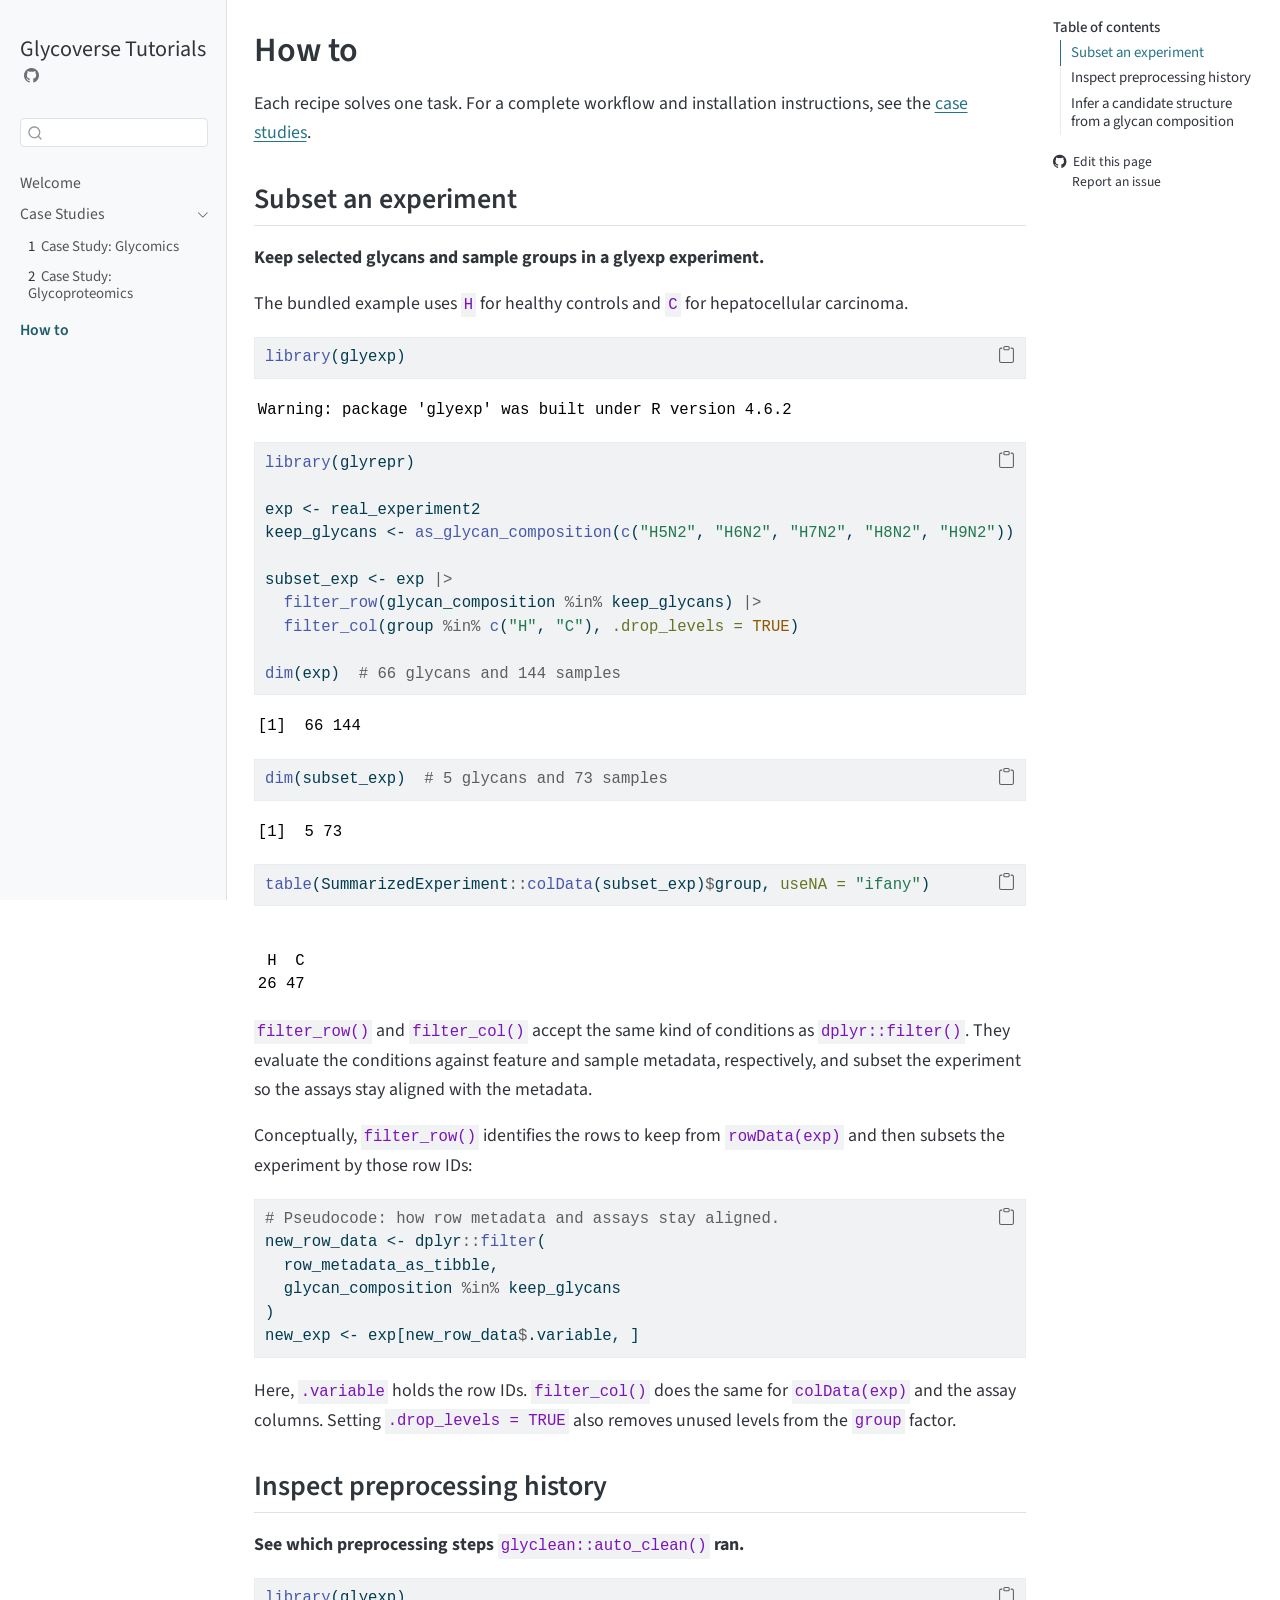
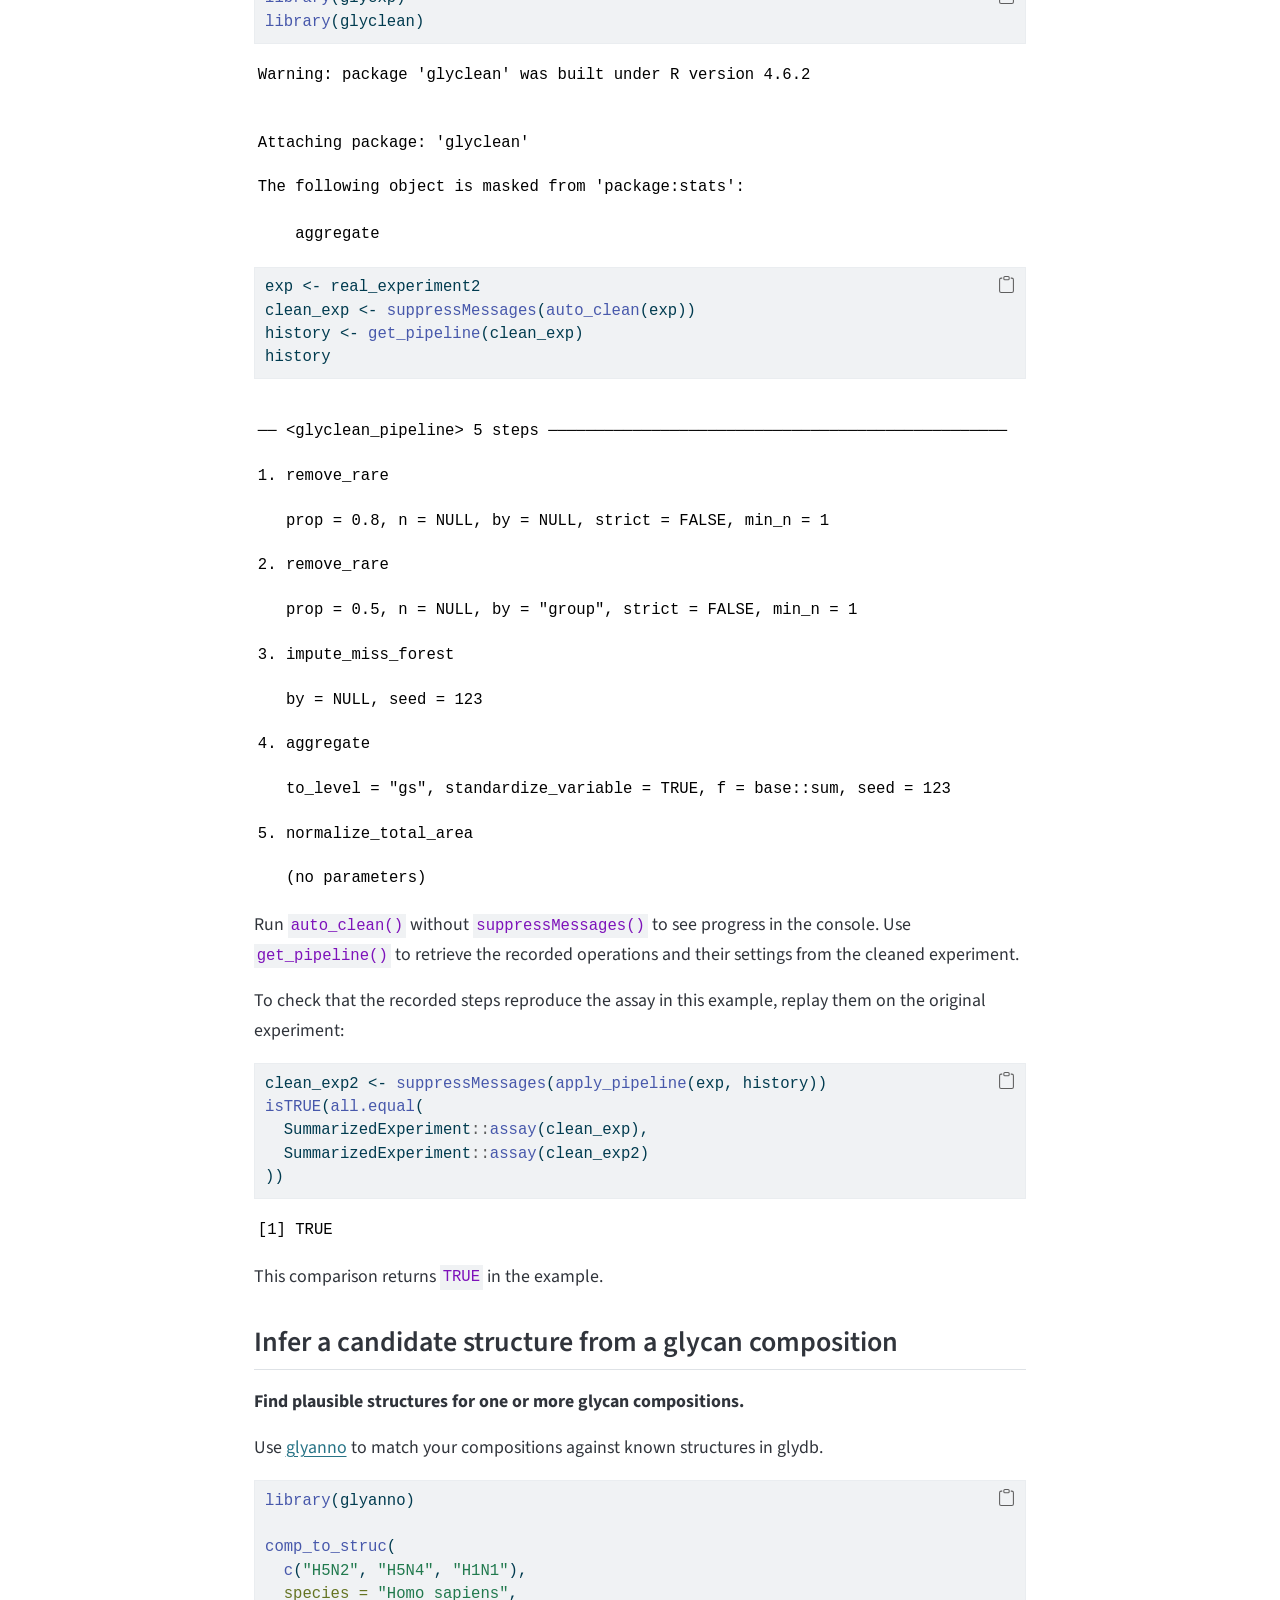
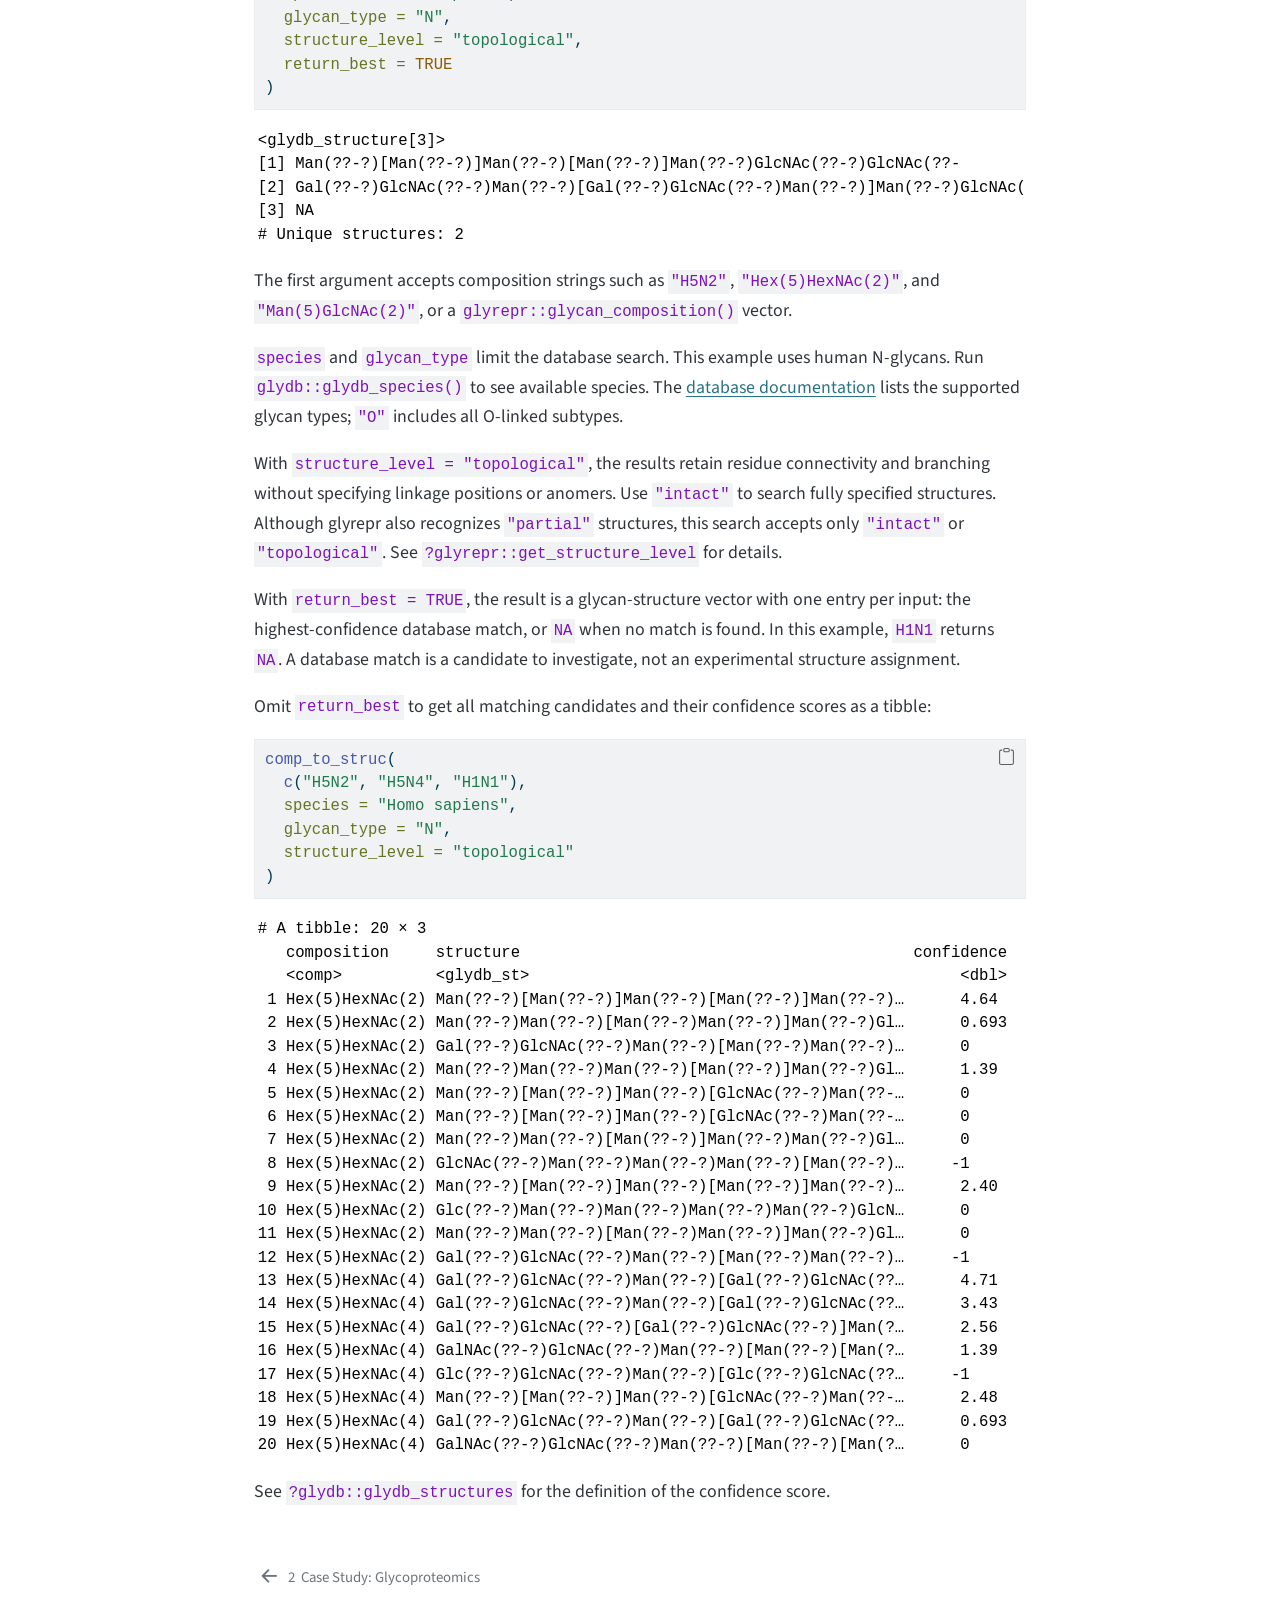
<file: docs/how-to/index.html>
<!DOCTYPE html>
<html xmlns="http://www.w3.org/1999/xhtml" lang="en" xml:lang="en"><head>

<meta charset="utf-8">
<meta name="generator" content="quarto-1.8.26">

<meta name="viewport" content="width=device-width, initial-scale=1.0, user-scalable=yes">


<title>How to – Glycoverse Tutorials</title>
<style>
code{white-space: pre-wrap;}
span.smallcaps{font-variant: small-caps;}
div.columns{display: flex; gap: min(4vw, 1.5em);}
div.column{flex: auto; overflow-x: auto;}
div.hanging-indent{margin-left: 1.5em; text-indent: -1.5em;}
ul.task-list{list-style: none;}
ul.task-list li input[type="checkbox"] {
  width: 0.8em;
  margin: 0 0.8em 0.2em -1em; /* quarto-specific, see https://github.com/quarto-dev/quarto-cli/issues/4556 */ 
  vertical-align: middle;
}
/* CSS for syntax highlighting */
html { -webkit-text-size-adjust: 100%; }
pre > code.sourceCode { white-space: pre; position: relative; }
pre > code.sourceCode > span { display: inline-block; line-height: 1.25; }
pre > code.sourceCode > span:empty { height: 1.2em; }
.sourceCode { overflow: visible; }
code.sourceCode > span { color: inherit; text-decoration: inherit; }
div.sourceCode { margin: 1em 0; }
pre.sourceCode { margin: 0; }
@media screen {
div.sourceCode { overflow: auto; }
}
@media print {
pre > code.sourceCode { white-space: pre-wrap; }
pre > code.sourceCode > span { text-indent: -5em; padding-left: 5em; }
}
pre.numberSource code
  { counter-reset: source-line 0; }
pre.numberSource code > span
  { position: relative; left: -4em; counter-increment: source-line; }
pre.numberSource code > span > a:first-child::before
  { content: counter(source-line);
    position: relative; left: -1em; text-align: right; vertical-align: baseline;
    border: none; display: inline-block;
    -webkit-touch-callout: none; -webkit-user-select: none;
    -khtml-user-select: none; -moz-user-select: none;
    -ms-user-select: none; user-select: none;
    padding: 0 4px; width: 4em;
  }
pre.numberSource { margin-left: 3em;  padding-left: 4px; }
div.sourceCode
  {   }
@media screen {
pre > code.sourceCode > span > a:first-child::before { text-decoration: underline; }
}
</style>


<script src="../site_libs/quarto-nav/quarto-nav.js"></script>
<script src="../site_libs/quarto-nav/headroom.min.js"></script>
<script src="../site_libs/clipboard/clipboard.min.js"></script>
<script src="../site_libs/quarto-search/autocomplete.umd.js"></script>
<script src="../site_libs/quarto-search/fuse.min.js"></script>
<script src="../site_libs/quarto-search/quarto-search.js"></script>
<meta name="quarto:offset" content="../">
<link href="../tutorials/glycoproteomics.html" rel="prev">
<script src="../site_libs/quarto-html/quarto.js" type="module"></script>
<script src="../site_libs/quarto-html/tabsets/tabsets.js" type="module"></script>
<script src="../site_libs/quarto-html/axe/axe-check.js" type="module"></script>
<script src="../site_libs/quarto-html/popper.min.js"></script>
<script src="../site_libs/quarto-html/tippy.umd.min.js"></script>
<script src="../site_libs/quarto-html/anchor.min.js"></script>
<link href="../site_libs/quarto-html/tippy.css" rel="stylesheet">
<link href="../site_libs/quarto-html/quarto-syntax-highlighting-587c61ba64f3a5504c4d52d930310e48.css" rel="stylesheet" id="quarto-text-highlighting-styles">
<script src="../site_libs/bootstrap/bootstrap.min.js"></script>
<link href="../site_libs/bootstrap/bootstrap-icons.css" rel="stylesheet">
<link href="../site_libs/bootstrap/bootstrap-68a4ba8274cf32ebf416ef062241ecf4.min.css" rel="stylesheet" append-hash="true" id="quarto-bootstrap" data-mode="light">
<script id="quarto-search-options" type="application/json">{
  "location": "sidebar",
  "copy-button": false,
  "collapse-after": 3,
  "panel-placement": "start",
  "type": "textbox",
  "limit": 50,
  "keyboard-shortcut": [
    "f",
    "/",
    "s"
  ],
  "show-item-context": false,
  "language": {
    "search-no-results-text": "No results",
    "search-matching-documents-text": "matching documents",
    "search-copy-link-title": "Copy link to search",
    "search-hide-matches-text": "Hide additional matches",
    "search-more-match-text": "more match in this document",
    "search-more-matches-text": "more matches in this document",
    "search-clear-button-title": "Clear",
    "search-text-placeholder": "",
    "search-detached-cancel-button-title": "Cancel",
    "search-submit-button-title": "Submit",
    "search-label": "Search"
  }
}</script>


</head>

<body class="nav-sidebar docked quarto-light">

<div id="quarto-search-results"></div>
  <header id="quarto-header" class="headroom fixed-top">
  <nav class="quarto-secondary-nav">
    <div class="container-fluid d-flex">
      <button type="button" class="quarto-btn-toggle btn" data-bs-toggle="collapse" role="button" data-bs-target=".quarto-sidebar-collapse-item" aria-controls="quarto-sidebar" aria-expanded="false" aria-label="Toggle sidebar navigation" onclick="if (window.quartoToggleHeadroom) { window.quartoToggleHeadroom(); }">
        <i class="bi bi-layout-text-sidebar-reverse"></i>
      </button>
        <nav class="quarto-page-breadcrumbs" aria-label="breadcrumb"><ol class="breadcrumb"><li class="breadcrumb-item"><a href="../how-to/index.html">How to</a></li></ol></nav>
        <a class="flex-grow-1" role="navigation" data-bs-toggle="collapse" data-bs-target=".quarto-sidebar-collapse-item" aria-controls="quarto-sidebar" aria-expanded="false" aria-label="Toggle sidebar navigation" onclick="if (window.quartoToggleHeadroom) { window.quartoToggleHeadroom(); }">      
        </a>
      <button type="button" class="btn quarto-search-button" aria-label="Search" onclick="window.quartoOpenSearch();">
        <i class="bi bi-search"></i>
      </button>
    </div>
  </nav>
</header>
<!-- content -->
<div id="quarto-content" class="quarto-container page-columns page-rows-contents page-layout-article">
<!-- sidebar -->
  <nav id="quarto-sidebar" class="sidebar collapse collapse-horizontal quarto-sidebar-collapse-item sidebar-navigation docked overflow-auto">
    <div class="pt-lg-2 mt-2 text-left sidebar-header">
    <div class="sidebar-title mb-0 py-0">
      <a href="../">Glycoverse Tutorials</a> 
        <div class="sidebar-tools-main">
    <a href="https://github.com/glycoverse/glycoverse-tutorial" title="Source Code" class="quarto-navigation-tool px-1" aria-label="Source Code"><i class="bi bi-github"></i></a>
</div>
    </div>
      </div>
        <div class="mt-2 flex-shrink-0 align-items-center">
        <div class="sidebar-search">
        <div id="quarto-search" class="" title="Search"></div>
        </div>
        </div>
    <div class="sidebar-menu-container"> 
    <ul class="list-unstyled mt-1">
        <li class="sidebar-item">
  <div class="sidebar-item-container"> 
  <a href="../index.html" class="sidebar-item-text sidebar-link">
 <span class="menu-text">Welcome</span></a>
  </div>
</li>
        <li class="sidebar-item sidebar-item-section">
      <div class="sidebar-item-container"> 
            <a href="../case-studies/index.html" class="sidebar-item-text sidebar-link">
 <span class="menu-text">Case Studies</span></a>
          <a class="sidebar-item-toggle text-start" data-bs-toggle="collapse" data-bs-target="#quarto-sidebar-section-1" role="navigation" aria-expanded="true" aria-label="Toggle section">
            <i class="bi bi-chevron-right ms-2"></i>
          </a> 
      </div>
      <ul id="quarto-sidebar-section-1" class="collapse list-unstyled sidebar-section depth1 show">  
          <li class="sidebar-item">
  <div class="sidebar-item-container"> 
  <a href="../tutorials/glycomics.html" class="sidebar-item-text sidebar-link">
 <span class="menu-text"><span class="chapter-number">1</span>&nbsp; <span class="chapter-title">Case Study: Glycomics</span></span></a>
  </div>
</li>
          <li class="sidebar-item">
  <div class="sidebar-item-container"> 
  <a href="../tutorials/glycoproteomics.html" class="sidebar-item-text sidebar-link">
 <span class="menu-text"><span class="chapter-number">2</span>&nbsp; <span class="chapter-title">Case Study: Glycoproteomics</span></span></a>
  </div>
</li>
      </ul>
  </li>
        <li class="sidebar-item">
  <div class="sidebar-item-container"> 
  <a href="../how-to/index.html" class="sidebar-item-text sidebar-link active">
 <span class="menu-text">How to</span></a>
  </div>
</li>
    </ul>
    </div>
</nav>
<div id="quarto-sidebar-glass" class="quarto-sidebar-collapse-item" data-bs-toggle="collapse" data-bs-target=".quarto-sidebar-collapse-item"></div>
<!-- margin-sidebar -->
    <div id="quarto-margin-sidebar" class="sidebar margin-sidebar">
        <nav id="TOC" role="doc-toc" class="toc-active">
    <h2 id="toc-title">Table of contents</h2>
   
  <ul>
  <li><a href="#subset-an-experiment" id="toc-subset-an-experiment" class="nav-link active" data-scroll-target="#subset-an-experiment">Subset an experiment</a></li>
  <li><a href="#inspect-preprocessing-history" id="toc-inspect-preprocessing-history" class="nav-link" data-scroll-target="#inspect-preprocessing-history">Inspect preprocessing history</a></li>
  <li><a href="#infer-a-candidate-structure-from-a-glycan-composition" id="toc-infer-a-candidate-structure-from-a-glycan-composition" class="nav-link" data-scroll-target="#infer-a-candidate-structure-from-a-glycan-composition">Infer a candidate structure from a glycan composition</a></li>
  </ul>
<div class="toc-actions"><ul><li><a href="https://github.com/glycoverse/glycoverse-tutorial/edit/main/how-to/index.qmd" class="toc-action"><i class="bi bi-github"></i>Edit this page</a></li><li><a href="https://github.com/glycoverse/glycoverse-tutorial/issues/new" class="toc-action"><i class="bi empty"></i>Report an issue</a></li></ul></div></nav>
    </div>
<!-- main -->
<main class="content" id="quarto-document-content">

<header id="title-block-header" class="quarto-title-block default">
<div class="quarto-title">
<h1 class="title">How to</h1>
</div>



<div class="quarto-title-meta">

    
  
    
  </div>
  


</header>


<p>Each recipe solves one task. For a complete workflow and installation instructions, see the <a href="../case-studies/index.html">case studies</a>.</p>
<section id="subset-an-experiment" class="level2">
<h2 class="anchored" data-anchor-id="subset-an-experiment">Subset an experiment</h2>
<p><strong>Keep selected glycans and sample groups in a glyexp experiment.</strong></p>
<p>The bundled example uses <code>H</code> for healthy controls and <code>C</code> for hepatocellular carcinoma.</p>
<div class="cell">
<div class="code-copy-outer-scaffold"><div class="sourceCode cell-code" id="cb1"><pre class="sourceCode r code-with-copy"><code class="sourceCode r"><span id="cb1-1"><a href="#cb1-1" aria-hidden="true" tabindex="-1"></a><span class="fu">library</span>(glyexp)</span></code></pre></div><button title="Copy to Clipboard" class="code-copy-button"><i class="bi"></i></button></div>
<div class="cell-output cell-output-stderr">
<pre><code>Warning: package 'glyexp' was built under R version 4.6.2</code></pre>
</div>
<div class="code-copy-outer-scaffold"><div class="sourceCode cell-code" id="cb3"><pre class="sourceCode r code-with-copy"><code class="sourceCode r"><span id="cb3-1"><a href="#cb3-1" aria-hidden="true" tabindex="-1"></a><span class="fu">library</span>(glyrepr)</span>
<span id="cb3-2"><a href="#cb3-2" aria-hidden="true" tabindex="-1"></a></span>
<span id="cb3-3"><a href="#cb3-3" aria-hidden="true" tabindex="-1"></a>exp <span class="ot">&lt;-</span> real_experiment2</span>
<span id="cb3-4"><a href="#cb3-4" aria-hidden="true" tabindex="-1"></a>keep_glycans <span class="ot">&lt;-</span> <span class="fu">as_glycan_composition</span>(<span class="fu">c</span>(<span class="st">"H5N2"</span>, <span class="st">"H6N2"</span>, <span class="st">"H7N2"</span>, <span class="st">"H8N2"</span>, <span class="st">"H9N2"</span>))</span>
<span id="cb3-5"><a href="#cb3-5" aria-hidden="true" tabindex="-1"></a></span>
<span id="cb3-6"><a href="#cb3-6" aria-hidden="true" tabindex="-1"></a>subset_exp <span class="ot">&lt;-</span> exp <span class="sc">|&gt;</span></span>
<span id="cb3-7"><a href="#cb3-7" aria-hidden="true" tabindex="-1"></a>  <span class="fu">filter_row</span>(glycan_composition <span class="sc">%in%</span> keep_glycans) <span class="sc">|&gt;</span></span>
<span id="cb3-8"><a href="#cb3-8" aria-hidden="true" tabindex="-1"></a>  <span class="fu">filter_col</span>(group <span class="sc">%in%</span> <span class="fu">c</span>(<span class="st">"H"</span>, <span class="st">"C"</span>), <span class="at">.drop_levels =</span> <span class="cn">TRUE</span>)</span>
<span id="cb3-9"><a href="#cb3-9" aria-hidden="true" tabindex="-1"></a></span>
<span id="cb3-10"><a href="#cb3-10" aria-hidden="true" tabindex="-1"></a><span class="fu">dim</span>(exp)  <span class="co"># 66 glycans and 144 samples</span></span></code></pre></div><button title="Copy to Clipboard" class="code-copy-button"><i class="bi"></i></button></div>
<div class="cell-output cell-output-stdout">
<pre><code>[1]  66 144</code></pre>
</div>
<div class="code-copy-outer-scaffold"><div class="sourceCode cell-code" id="cb5"><pre class="sourceCode r code-with-copy"><code class="sourceCode r"><span id="cb5-1"><a href="#cb5-1" aria-hidden="true" tabindex="-1"></a><span class="fu">dim</span>(subset_exp)  <span class="co"># 5 glycans and 73 samples</span></span></code></pre></div><button title="Copy to Clipboard" class="code-copy-button"><i class="bi"></i></button></div>
<div class="cell-output cell-output-stdout">
<pre><code>[1]  5 73</code></pre>
</div>
<div class="code-copy-outer-scaffold"><div class="sourceCode cell-code" id="cb7"><pre class="sourceCode r code-with-copy"><code class="sourceCode r"><span id="cb7-1"><a href="#cb7-1" aria-hidden="true" tabindex="-1"></a><span class="fu">table</span>(SummarizedExperiment<span class="sc">::</span><span class="fu">colData</span>(subset_exp)<span class="sc">$</span>group, <span class="at">useNA =</span> <span class="st">"ifany"</span>)</span></code></pre></div><button title="Copy to Clipboard" class="code-copy-button"><i class="bi"></i></button></div>
<div class="cell-output cell-output-stdout">
<pre><code>
 H  C 
26 47 </code></pre>
</div>
</div>
<p><code>filter_row()</code> and <code>filter_col()</code> accept the same kind of conditions as <code>dplyr::filter()</code>. They evaluate the conditions against feature and sample metadata, respectively, and subset the experiment so the assays stay aligned with the metadata.</p>
<p>Conceptually, <code>filter_row()</code> identifies the rows to keep from <code>rowData(exp)</code> and then subsets the experiment by those row IDs:</p>
<div class="code-copy-outer-scaffold"><div class="sourceCode" id="cb9"><pre class="sourceCode r code-with-copy"><code class="sourceCode r"><span id="cb9-1"><a href="#cb9-1" aria-hidden="true" tabindex="-1"></a><span class="co"># Pseudocode: how row metadata and assays stay aligned.</span></span>
<span id="cb9-2"><a href="#cb9-2" aria-hidden="true" tabindex="-1"></a>new_row_data <span class="ot">&lt;-</span> dplyr<span class="sc">::</span><span class="fu">filter</span>(</span>
<span id="cb9-3"><a href="#cb9-3" aria-hidden="true" tabindex="-1"></a>  row_metadata_as_tibble,</span>
<span id="cb9-4"><a href="#cb9-4" aria-hidden="true" tabindex="-1"></a>  glycan_composition <span class="sc">%in%</span> keep_glycans</span>
<span id="cb9-5"><a href="#cb9-5" aria-hidden="true" tabindex="-1"></a>)</span>
<span id="cb9-6"><a href="#cb9-6" aria-hidden="true" tabindex="-1"></a>new_exp <span class="ot">&lt;-</span> exp[new_row_data<span class="sc">$</span>.variable, ]</span></code></pre></div><button title="Copy to Clipboard" class="code-copy-button"><i class="bi"></i></button></div>
<p>Here, <code>.variable</code> holds the row IDs. <code>filter_col()</code> does the same for <code>colData(exp)</code> and the assay columns. Setting <code>.drop_levels = TRUE</code> also removes unused levels from the <code>group</code> factor.</p>
</section>
<section id="inspect-preprocessing-history" class="level2">
<h2 class="anchored" data-anchor-id="inspect-preprocessing-history">Inspect preprocessing history</h2>
<p><strong>See which preprocessing steps <code>glyclean::auto_clean()</code> ran.</strong></p>
<div class="cell">
<div class="code-copy-outer-scaffold"><div class="sourceCode cell-code" id="cb10"><pre class="sourceCode r code-with-copy"><code class="sourceCode r"><span id="cb10-1"><a href="#cb10-1" aria-hidden="true" tabindex="-1"></a><span class="fu">library</span>(glyexp)</span>
<span id="cb10-2"><a href="#cb10-2" aria-hidden="true" tabindex="-1"></a><span class="fu">library</span>(glyclean)</span></code></pre></div><button title="Copy to Clipboard" class="code-copy-button"><i class="bi"></i></button></div>
<div class="cell-output cell-output-stderr">
<pre><code>Warning: package 'glyclean' was built under R version 4.6.2</code></pre>
</div>
<div class="cell-output cell-output-stderr">
<pre><code>
Attaching package: 'glyclean'</code></pre>
</div>
<div class="cell-output cell-output-stderr">
<pre><code>The following object is masked from 'package:stats':

    aggregate</code></pre>
</div>
<div class="code-copy-outer-scaffold"><div class="sourceCode cell-code" id="cb14"><pre class="sourceCode r code-with-copy"><code class="sourceCode r"><span id="cb14-1"><a href="#cb14-1" aria-hidden="true" tabindex="-1"></a>exp <span class="ot">&lt;-</span> real_experiment2</span>
<span id="cb14-2"><a href="#cb14-2" aria-hidden="true" tabindex="-1"></a>clean_exp <span class="ot">&lt;-</span> <span class="fu">suppressMessages</span>(<span class="fu">auto_clean</span>(exp))</span>
<span id="cb14-3"><a href="#cb14-3" aria-hidden="true" tabindex="-1"></a>history <span class="ot">&lt;-</span> <span class="fu">get_pipeline</span>(clean_exp)</span>
<span id="cb14-4"><a href="#cb14-4" aria-hidden="true" tabindex="-1"></a>history</span></code></pre></div><button title="Copy to Clipboard" class="code-copy-button"><i class="bi"></i></button></div>
<div class="cell-output cell-output-stderr">
<pre><code></code></pre>
</div>
<div class="cell-output cell-output-stderr">
<pre><code>── &lt;glyclean_pipeline&gt; 5 steps ─────────────────────────────────────────────────</code></pre>
</div>
<div class="cell-output cell-output-stderr">
<pre><code>1. remove_rare</code></pre>
</div>
<div class="cell-output cell-output-stderr">
<pre><code>   prop = 0.8, n = NULL, by = NULL, strict = FALSE, min_n = 1</code></pre>
</div>
<div class="cell-output cell-output-stderr">
<pre><code>2. remove_rare</code></pre>
</div>
<div class="cell-output cell-output-stderr">
<pre><code>   prop = 0.5, n = NULL, by = "group", strict = FALSE, min_n = 1</code></pre>
</div>
<div class="cell-output cell-output-stderr">
<pre><code>3. impute_miss_forest</code></pre>
</div>
<div class="cell-output cell-output-stderr">
<pre><code>   by = NULL, seed = 123</code></pre>
</div>
<div class="cell-output cell-output-stderr">
<pre><code>4. aggregate</code></pre>
</div>
<div class="cell-output cell-output-stderr">
<pre><code>   to_level = "gs", standardize_variable = TRUE, f = base::sum, seed = 123</code></pre>
</div>
<div class="cell-output cell-output-stderr">
<pre><code>5. normalize_total_area</code></pre>
</div>
<div class="cell-output cell-output-stderr">
<pre><code>   (no parameters)</code></pre>
</div>
</div>
<p>Run <code>auto_clean()</code> without <code>suppressMessages()</code> to see progress in the console. Use <code>get_pipeline()</code> to retrieve the recorded operations and their settings from the cleaned experiment.</p>
<p>To check that the recorded steps reproduce the assay in this example, replay them on the original experiment:</p>
<div class="cell">
<div class="code-copy-outer-scaffold"><div class="sourceCode cell-code" id="cb27"><pre class="sourceCode r code-with-copy"><code class="sourceCode r"><span id="cb27-1"><a href="#cb27-1" aria-hidden="true" tabindex="-1"></a>clean_exp2 <span class="ot">&lt;-</span> <span class="fu">suppressMessages</span>(<span class="fu">apply_pipeline</span>(exp, history))</span>
<span id="cb27-2"><a href="#cb27-2" aria-hidden="true" tabindex="-1"></a><span class="fu">isTRUE</span>(<span class="fu">all.equal</span>(</span>
<span id="cb27-3"><a href="#cb27-3" aria-hidden="true" tabindex="-1"></a>  SummarizedExperiment<span class="sc">::</span><span class="fu">assay</span>(clean_exp),</span>
<span id="cb27-4"><a href="#cb27-4" aria-hidden="true" tabindex="-1"></a>  SummarizedExperiment<span class="sc">::</span><span class="fu">assay</span>(clean_exp2)</span>
<span id="cb27-5"><a href="#cb27-5" aria-hidden="true" tabindex="-1"></a>))</span></code></pre></div><button title="Copy to Clipboard" class="code-copy-button"><i class="bi"></i></button></div>
<div class="cell-output cell-output-stdout">
<pre><code>[1] TRUE</code></pre>
</div>
</div>
<p>This comparison returns <code>TRUE</code> in the example.</p>
</section>
<section id="infer-a-candidate-structure-from-a-glycan-composition" class="level2">
<h2 class="anchored" data-anchor-id="infer-a-candidate-structure-from-a-glycan-composition">Infer a candidate structure from a glycan composition</h2>
<p><strong>Find plausible structures for one or more glycan compositions.</strong></p>
<p>Use <a href="https://glycoverse.github.io/glyanno/#installation">glyanno</a> to match your compositions against known structures in glydb.</p>
<div class="cell">
<div class="code-copy-outer-scaffold"><div class="sourceCode cell-code" id="cb29"><pre class="sourceCode r code-with-copy"><code class="sourceCode r"><span id="cb29-1"><a href="#cb29-1" aria-hidden="true" tabindex="-1"></a><span class="fu">library</span>(glyanno)</span>
<span id="cb29-2"><a href="#cb29-2" aria-hidden="true" tabindex="-1"></a></span>
<span id="cb29-3"><a href="#cb29-3" aria-hidden="true" tabindex="-1"></a><span class="fu">comp_to_struc</span>(</span>
<span id="cb29-4"><a href="#cb29-4" aria-hidden="true" tabindex="-1"></a>  <span class="fu">c</span>(<span class="st">"H5N2"</span>, <span class="st">"H5N4"</span>, <span class="st">"H1N1"</span>),</span>
<span id="cb29-5"><a href="#cb29-5" aria-hidden="true" tabindex="-1"></a>  <span class="at">species =</span> <span class="st">"Homo sapiens"</span>,</span>
<span id="cb29-6"><a href="#cb29-6" aria-hidden="true" tabindex="-1"></a>  <span class="at">glycan_type =</span> <span class="st">"N"</span>,</span>
<span id="cb29-7"><a href="#cb29-7" aria-hidden="true" tabindex="-1"></a>  <span class="at">structure_level =</span> <span class="st">"topological"</span>,</span>
<span id="cb29-8"><a href="#cb29-8" aria-hidden="true" tabindex="-1"></a>  <span class="at">return_best =</span> <span class="cn">TRUE</span></span>
<span id="cb29-9"><a href="#cb29-9" aria-hidden="true" tabindex="-1"></a>)</span></code></pre></div><button title="Copy to Clipboard" class="code-copy-button"><i class="bi"></i></button></div>
<div class="cell-output cell-output-stdout">
<pre><code>&lt;glydb_structure[3]&gt;
[1] Man(??-?)[Man(??-?)]Man(??-?)[Man(??-?)]Man(??-?)GlcNAc(??-?)GlcNAc(??-
[2] Gal(??-?)GlcNAc(??-?)Man(??-?)[Gal(??-?)GlcNAc(??-?)Man(??-?)]Man(??-?)GlcNAc(??-?)GlcNAc(??-
[3] NA
# Unique structures: 2</code></pre>
</div>
</div>
<p>The first argument accepts composition strings such as <code>"H5N2"</code>, <code>"Hex(5)HexNAc(2)"</code>, and <code>"Man(5)GlcNAc(2)"</code>, or a <code>glyrepr::glycan_composition()</code> vector.</p>
<p><code>species</code> and <code>glycan_type</code> limit the database search. This example uses human N-glycans. Run <code>glydb::glydb_species()</code> to see available species. The <a href="https://glycoverse.github.io/glydb/reference/glydb_structures.html">database documentation</a> lists the supported glycan types; <code>"O"</code> includes all O-linked subtypes.</p>
<p>With <code>structure_level = "topological"</code>, the results retain residue connectivity and branching without specifying linkage positions or anomers. Use <code>"intact"</code> to search fully specified structures. Although glyrepr also recognizes <code>"partial"</code> structures, this search accepts only <code>"intact"</code> or <code>"topological"</code>. See <code>?glyrepr::get_structure_level</code> for details.</p>
<p>With <code>return_best = TRUE</code>, the result is a glycan-structure vector with one entry per input: the highest-confidence database match, or <code>NA</code> when no match is found. In this example, <code>H1N1</code> returns <code>NA</code>. A database match is a candidate to investigate, not an experimental structure assignment.</p>
<p>Omit <code>return_best</code> to get all matching candidates and their confidence scores as a tibble:</p>
<div class="cell">
<div class="code-copy-outer-scaffold"><div class="sourceCode cell-code" id="cb31"><pre class="sourceCode r code-with-copy"><code class="sourceCode r"><span id="cb31-1"><a href="#cb31-1" aria-hidden="true" tabindex="-1"></a><span class="fu">comp_to_struc</span>(</span>
<span id="cb31-2"><a href="#cb31-2" aria-hidden="true" tabindex="-1"></a>  <span class="fu">c</span>(<span class="st">"H5N2"</span>, <span class="st">"H5N4"</span>, <span class="st">"H1N1"</span>),</span>
<span id="cb31-3"><a href="#cb31-3" aria-hidden="true" tabindex="-1"></a>  <span class="at">species =</span> <span class="st">"Homo sapiens"</span>,</span>
<span id="cb31-4"><a href="#cb31-4" aria-hidden="true" tabindex="-1"></a>  <span class="at">glycan_type =</span> <span class="st">"N"</span>,</span>
<span id="cb31-5"><a href="#cb31-5" aria-hidden="true" tabindex="-1"></a>  <span class="at">structure_level =</span> <span class="st">"topological"</span></span>
<span id="cb31-6"><a href="#cb31-6" aria-hidden="true" tabindex="-1"></a>)</span></code></pre></div><button title="Copy to Clipboard" class="code-copy-button"><i class="bi"></i></button></div>
<div class="cell-output cell-output-stdout">
<pre><code># A tibble: 20 × 3
   composition     structure                                          confidence
   &lt;comp&gt;          &lt;glydb_st&gt;                                              &lt;dbl&gt;
 1 Hex(5)HexNAc(2) Man(??-?)[Man(??-?)]Man(??-?)[Man(??-?)]Man(??-?)…      4.64 
 2 Hex(5)HexNAc(2) Man(??-?)Man(??-?)[Man(??-?)Man(??-?)]Man(??-?)Gl…      0.693
 3 Hex(5)HexNAc(2) Gal(??-?)GlcNAc(??-?)Man(??-?)[Man(??-?)Man(??-?)…      0    
 4 Hex(5)HexNAc(2) Man(??-?)Man(??-?)Man(??-?)[Man(??-?)]Man(??-?)Gl…      1.39 
 5 Hex(5)HexNAc(2) Man(??-?)[Man(??-?)]Man(??-?)[GlcNAc(??-?)Man(??-…      0    
 6 Hex(5)HexNAc(2) Man(??-?)[Man(??-?)]Man(??-?)[GlcNAc(??-?)Man(??-…      0    
 7 Hex(5)HexNAc(2) Man(??-?)Man(??-?)[Man(??-?)]Man(??-?)Man(??-?)Gl…      0    
 8 Hex(5)HexNAc(2) GlcNAc(??-?)Man(??-?)Man(??-?)Man(??-?)[Man(??-?)…     -1    
 9 Hex(5)HexNAc(2) Man(??-?)[Man(??-?)]Man(??-?)[Man(??-?)]Man(??-?)…      2.40 
10 Hex(5)HexNAc(2) Glc(??-?)Man(??-?)Man(??-?)Man(??-?)Man(??-?)GlcN…      0    
11 Hex(5)HexNAc(2) Man(??-?)Man(??-?)[Man(??-?)Man(??-?)]Man(??-?)Gl…      0    
12 Hex(5)HexNAc(2) Gal(??-?)GlcNAc(??-?)Man(??-?)[Man(??-?)Man(??-?)…     -1    
13 Hex(5)HexNAc(4) Gal(??-?)GlcNAc(??-?)Man(??-?)[Gal(??-?)GlcNAc(??…      4.71 
14 Hex(5)HexNAc(4) Gal(??-?)GlcNAc(??-?)Man(??-?)[Gal(??-?)GlcNAc(??…      3.43 
15 Hex(5)HexNAc(4) Gal(??-?)GlcNAc(??-?)[Gal(??-?)GlcNAc(??-?)]Man(?…      2.56 
16 Hex(5)HexNAc(4) GalNAc(??-?)GlcNAc(??-?)Man(??-?)[Man(??-?)[Man(?…      1.39 
17 Hex(5)HexNAc(4) Glc(??-?)GlcNAc(??-?)Man(??-?)[Glc(??-?)GlcNAc(??…     -1    
18 Hex(5)HexNAc(4) Man(??-?)[Man(??-?)]Man(??-?)[GlcNAc(??-?)Man(??-…      2.48 
19 Hex(5)HexNAc(4) Gal(??-?)GlcNAc(??-?)Man(??-?)[Gal(??-?)GlcNAc(??…      0.693
20 Hex(5)HexNAc(4) GalNAc(??-?)GlcNAc(??-?)Man(??-?)[Man(??-?)[Man(?…      0    </code></pre>
</div>
</div>
<p>See <code>?glydb::glydb_structures</code> for the definition of the confidence score.</p>


</section>

</main> <!-- /main -->
<script id="quarto-html-after-body" type="application/javascript">
  window.document.addEventListener("DOMContentLoaded", function (event) {
    const icon = "";
    const anchorJS = new window.AnchorJS();
    anchorJS.options = {
      placement: 'right',
      icon: icon
    };
    anchorJS.add('.anchored');
    const isCodeAnnotation = (el) => {
      for (const clz of el.classList) {
        if (clz.startsWith('code-annotation-')) {                     
          return true;
        }
      }
      return false;
    }
    const onCopySuccess = function(e) {
      // button target
      const button = e.trigger;
      // don't keep focus
      button.blur();
      // flash "checked"
      button.classList.add('code-copy-button-checked');
      var currentTitle = button.getAttribute("title");
      button.setAttribute("title", "Copied!");
      let tooltip;
      if (window.bootstrap) {
        button.setAttribute("data-bs-toggle", "tooltip");
        button.setAttribute("data-bs-placement", "left");
        button.setAttribute("data-bs-title", "Copied!");
        tooltip = new bootstrap.Tooltip(button, 
          { trigger: "manual", 
            customClass: "code-copy-button-tooltip",
            offset: [0, -8]});
        tooltip.show();    
      }
      setTimeout(function() {
        if (tooltip) {
          tooltip.hide();
          button.removeAttribute("data-bs-title");
          button.removeAttribute("data-bs-toggle");
          button.removeAttribute("data-bs-placement");
        }
        button.setAttribute("title", currentTitle);
        button.classList.remove('code-copy-button-checked');
      }, 1000);
      // clear code selection
      e.clearSelection();
    }
    const getTextToCopy = function(trigger) {
      const outerScaffold = trigger.parentElement.cloneNode(true);
      const codeEl = outerScaffold.querySelector('code');
      for (const childEl of codeEl.children) {
        if (isCodeAnnotation(childEl)) {
          childEl.remove();
        }
      }
      return codeEl.innerText;
    }
    const clipboard = new window.ClipboardJS('.code-copy-button:not([data-in-quarto-modal])', {
      text: getTextToCopy
    });
    clipboard.on('success', onCopySuccess);
    if (window.document.getElementById('quarto-embedded-source-code-modal')) {
      const clipboardModal = new window.ClipboardJS('.code-copy-button[data-in-quarto-modal]', {
        text: getTextToCopy,
        container: window.document.getElementById('quarto-embedded-source-code-modal')
      });
      clipboardModal.on('success', onCopySuccess);
    }
      var localhostRegex = new RegExp(/^(?:http|https):\/\/localhost\:?[0-9]*\//);
      var mailtoRegex = new RegExp(/^mailto:/);
        var filterRegex = new RegExp("https:\/\/glycoverse\.github\.io\/glycoverse-tutorial\/");
      var isInternal = (href) => {
          return filterRegex.test(href) || localhostRegex.test(href) || mailtoRegex.test(href);
      }
      // Inspect non-navigation links and adorn them if external
     var links = window.document.querySelectorAll('a[href]:not(.nav-link):not(.navbar-brand):not(.toc-action):not(.sidebar-link):not(.sidebar-item-toggle):not(.pagination-link):not(.no-external):not([aria-hidden]):not(.dropdown-item):not(.quarto-navigation-tool):not(.about-link)');
      for (var i=0; i<links.length; i++) {
        const link = links[i];
        if (!isInternal(link.href)) {
          // undo the damage that might have been done by quarto-nav.js in the case of
          // links that we want to consider external
          if (link.dataset.originalHref !== undefined) {
            link.href = link.dataset.originalHref;
          }
            // target, if specified
            link.setAttribute("target", "_blank");
            if (link.getAttribute("rel") === null) {
              link.setAttribute("rel", "noopener");
            }
        }
      }
    function tippyHover(el, contentFn, onTriggerFn, onUntriggerFn) {
      const config = {
        allowHTML: true,
        maxWidth: 500,
        delay: 100,
        arrow: false,
        appendTo: function(el) {
            return el.parentElement;
        },
        interactive: true,
        interactiveBorder: 10,
        theme: 'quarto',
        placement: 'bottom-start',
      };
      if (contentFn) {
        config.content = contentFn;
      }
      if (onTriggerFn) {
        config.onTrigger = onTriggerFn;
      }
      if (onUntriggerFn) {
        config.onUntrigger = onUntriggerFn;
      }
      window.tippy(el, config); 
    }
    const noterefs = window.document.querySelectorAll('a[role="doc-noteref"]');
    for (var i=0; i<noterefs.length; i++) {
      const ref = noterefs[i];
      tippyHover(ref, function() {
        // use id or data attribute instead here
        let href = ref.getAttribute('data-footnote-href') || ref.getAttribute('href');
        try { href = new URL(href).hash; } catch {}
        const id = href.replace(/^#\/?/, "");
        const note = window.document.getElementById(id);
        if (note) {
          return note.innerHTML;
        } else {
          return "";
        }
      });
    }
    const xrefs = window.document.querySelectorAll('a.quarto-xref');
    const processXRef = (id, note) => {
      // Strip column container classes
      const stripColumnClz = (el) => {
        el.classList.remove("page-full", "page-columns");
        if (el.children) {
          for (const child of el.children) {
            stripColumnClz(child);
          }
        }
      }
      stripColumnClz(note)
      if (id === null || id.startsWith('sec-')) {
        // Special case sections, only their first couple elements
        const container = document.createElement("div");
        if (note.children && note.children.length > 2) {
          container.appendChild(note.children[0].cloneNode(true));
          for (let i = 1; i < note.children.length; i++) {
            const child = note.children[i];
            if (child.tagName === "P" && child.innerText === "") {
              continue;
            } else {
              container.appendChild(child.cloneNode(true));
              break;
            }
          }
          if (window.Quarto?.typesetMath) {
            window.Quarto.typesetMath(container);
          }
          return container.innerHTML
        } else {
          if (window.Quarto?.typesetMath) {
            window.Quarto.typesetMath(note);
          }
          return note.innerHTML;
        }
      } else {
        // Remove any anchor links if they are present
        const anchorLink = note.querySelector('a.anchorjs-link');
        if (anchorLink) {
          anchorLink.remove();
        }
        if (window.Quarto?.typesetMath) {
          window.Quarto.typesetMath(note);
        }
        if (note.classList.contains("callout")) {
          return note.outerHTML;
        } else {
          return note.innerHTML;
        }
      }
    }
    for (var i=0; i<xrefs.length; i++) {
      const xref = xrefs[i];
      tippyHover(xref, undefined, function(instance) {
        instance.disable();
        let url = xref.getAttribute('href');
        let hash = undefined; 
        if (url.startsWith('#')) {
          hash = url;
        } else {
          try { hash = new URL(url).hash; } catch {}
        }
        if (hash) {
          const id = hash.replace(/^#\/?/, "");
          const note = window.document.getElementById(id);
          if (note !== null) {
            try {
              const html = processXRef(id, note.cloneNode(true));
              instance.setContent(html);
            } finally {
              instance.enable();
              instance.show();
            }
          } else {
            // See if we can fetch this
            fetch(url.split('#')[0])
            .then(res => res.text())
            .then(html => {
              const parser = new DOMParser();
              const htmlDoc = parser.parseFromString(html, "text/html");
              const note = htmlDoc.getElementById(id);
              if (note !== null) {
                const html = processXRef(id, note);
                instance.setContent(html);
              } 
            }).finally(() => {
              instance.enable();
              instance.show();
            });
          }
        } else {
          // See if we can fetch a full url (with no hash to target)
          // This is a special case and we should probably do some content thinning / targeting
          fetch(url)
          .then(res => res.text())
          .then(html => {
            const parser = new DOMParser();
            const htmlDoc = parser.parseFromString(html, "text/html");
            const note = htmlDoc.querySelector('main.content');
            if (note !== null) {
              // This should only happen for chapter cross references
              // (since there is no id in the URL)
              // remove the first header
              if (note.children.length > 0 && note.children[0].tagName === "HEADER") {
                note.children[0].remove();
              }
              const html = processXRef(null, note);
              instance.setContent(html);
            } 
          }).finally(() => {
            instance.enable();
            instance.show();
          });
        }
      }, function(instance) {
      });
    }
        let selectedAnnoteEl;
        const selectorForAnnotation = ( cell, annotation) => {
          let cellAttr = 'data-code-cell="' + cell + '"';
          let lineAttr = 'data-code-annotation="' +  annotation + '"';
          const selector = 'span[' + cellAttr + '][' + lineAttr + ']';
          return selector;
        }
        const selectCodeLines = (annoteEl) => {
          const doc = window.document;
          const targetCell = annoteEl.getAttribute("data-target-cell");
          const targetAnnotation = annoteEl.getAttribute("data-target-annotation");
          const annoteSpan = window.document.querySelector(selectorForAnnotation(targetCell, targetAnnotation));
          const lines = annoteSpan.getAttribute("data-code-lines").split(",");
          const lineIds = lines.map((line) => {
            return targetCell + "-" + line;
          })
          let top = null;
          let height = null;
          let parent = null;
          if (lineIds.length > 0) {
              //compute the position of the single el (top and bottom and make a div)
              const el = window.document.getElementById(lineIds[0]);
              top = el.offsetTop;
              height = el.offsetHeight;
              parent = el.parentElement.parentElement;
            if (lineIds.length > 1) {
              const lastEl = window.document.getElementById(lineIds[lineIds.length - 1]);
              const bottom = lastEl.offsetTop + lastEl.offsetHeight;
              height = bottom - top;
            }
            if (top !== null && height !== null && parent !== null) {
              // cook up a div (if necessary) and position it 
              let div = window.document.getElementById("code-annotation-line-highlight");
              if (div === null) {
                div = window.document.createElement("div");
                div.setAttribute("id", "code-annotation-line-highlight");
                div.style.position = 'absolute';
                parent.appendChild(div);
              }
              div.style.top = top - 2 + "px";
              div.style.height = height + 4 + "px";
              div.style.left = 0;
              let gutterDiv = window.document.getElementById("code-annotation-line-highlight-gutter");
              if (gutterDiv === null) {
                gutterDiv = window.document.createElement("div");
                gutterDiv.setAttribute("id", "code-annotation-line-highlight-gutter");
                gutterDiv.style.position = 'absolute';
                const codeCell = window.document.getElementById(targetCell);
                const gutter = codeCell.querySelector('.code-annotation-gutter');
                gutter.appendChild(gutterDiv);
              }
              gutterDiv.style.top = top - 2 + "px";
              gutterDiv.style.height = height + 4 + "px";
            }
            selectedAnnoteEl = annoteEl;
          }
        };
        const unselectCodeLines = () => {
          const elementsIds = ["code-annotation-line-highlight", "code-annotation-line-highlight-gutter"];
          elementsIds.forEach((elId) => {
            const div = window.document.getElementById(elId);
            if (div) {
              div.remove();
            }
          });
          selectedAnnoteEl = undefined;
        };
          // Handle positioning of the toggle
      window.addEventListener(
        "resize",
        throttle(() => {
          elRect = undefined;
          if (selectedAnnoteEl) {
            selectCodeLines(selectedAnnoteEl);
          }
        }, 10)
      );
      function throttle(fn, ms) {
      let throttle = false;
      let timer;
        return (...args) => {
          if(!throttle) { // first call gets through
              fn.apply(this, args);
              throttle = true;
          } else { // all the others get throttled
              if(timer) clearTimeout(timer); // cancel #2
              timer = setTimeout(() => {
                fn.apply(this, args);
                timer = throttle = false;
              }, ms);
          }
        };
      }
        // Attach click handler to the DT
        const annoteDls = window.document.querySelectorAll('dt[data-target-cell]');
        for (const annoteDlNode of annoteDls) {
          annoteDlNode.addEventListener('click', (event) => {
            const clickedEl = event.target;
            if (clickedEl !== selectedAnnoteEl) {
              unselectCodeLines();
              const activeEl = window.document.querySelector('dt[data-target-cell].code-annotation-active');
              if (activeEl) {
                activeEl.classList.remove('code-annotation-active');
              }
              selectCodeLines(clickedEl);
              clickedEl.classList.add('code-annotation-active');
            } else {
              // Unselect the line
              unselectCodeLines();
              clickedEl.classList.remove('code-annotation-active');
            }
          });
        }
    const findCites = (el) => {
      const parentEl = el.parentElement;
      if (parentEl) {
        const cites = parentEl.dataset.cites;
        if (cites) {
          return {
            el,
            cites: cites.split(' ')
          };
        } else {
          return findCites(el.parentElement)
        }
      } else {
        return undefined;
      }
    };
    var bibliorefs = window.document.querySelectorAll('a[role="doc-biblioref"]');
    for (var i=0; i<bibliorefs.length; i++) {
      const ref = bibliorefs[i];
      const citeInfo = findCites(ref);
      if (citeInfo) {
        tippyHover(citeInfo.el, function() {
          var popup = window.document.createElement('div');
          citeInfo.cites.forEach(function(cite) {
            var citeDiv = window.document.createElement('div');
            citeDiv.classList.add('hanging-indent');
            citeDiv.classList.add('csl-entry');
            var biblioDiv = window.document.getElementById('ref-' + cite);
            if (biblioDiv) {
              citeDiv.innerHTML = biblioDiv.innerHTML;
            }
            popup.appendChild(citeDiv);
          });
          return popup.innerHTML;
        });
      }
    }
  });
  </script>
<nav class="page-navigation">
  <div class="nav-page nav-page-previous">
      <a href="../tutorials/glycoproteomics.html" class="pagination-link" aria-label="Case Study: Glycoproteomics">
        <i class="bi bi-arrow-left-short"></i> <span class="nav-page-text"><span class="chapter-number">2</span>&nbsp; <span class="chapter-title">Case Study: Glycoproteomics</span></span>
      </a>          
  </div>
  <div class="nav-page nav-page-next">
  </div>
</nav>
</div> <!-- /content -->




<footer class="footer"><div class="nav-footer"><div class="nav-footer-center"><div class="toc-actions d-sm-block d-md-none"><ul><li><a href="https://github.com/glycoverse/glycoverse-tutorial/edit/main/how-to/index.qmd" class="toc-action"><i class="bi bi-github"></i>Edit this page</a></li><li><a href="https://github.com/glycoverse/glycoverse-tutorial/issues/new" class="toc-action"><i class="bi empty"></i>Report an issue</a></li></ul></div></div></div></footer></body></html>
</file>
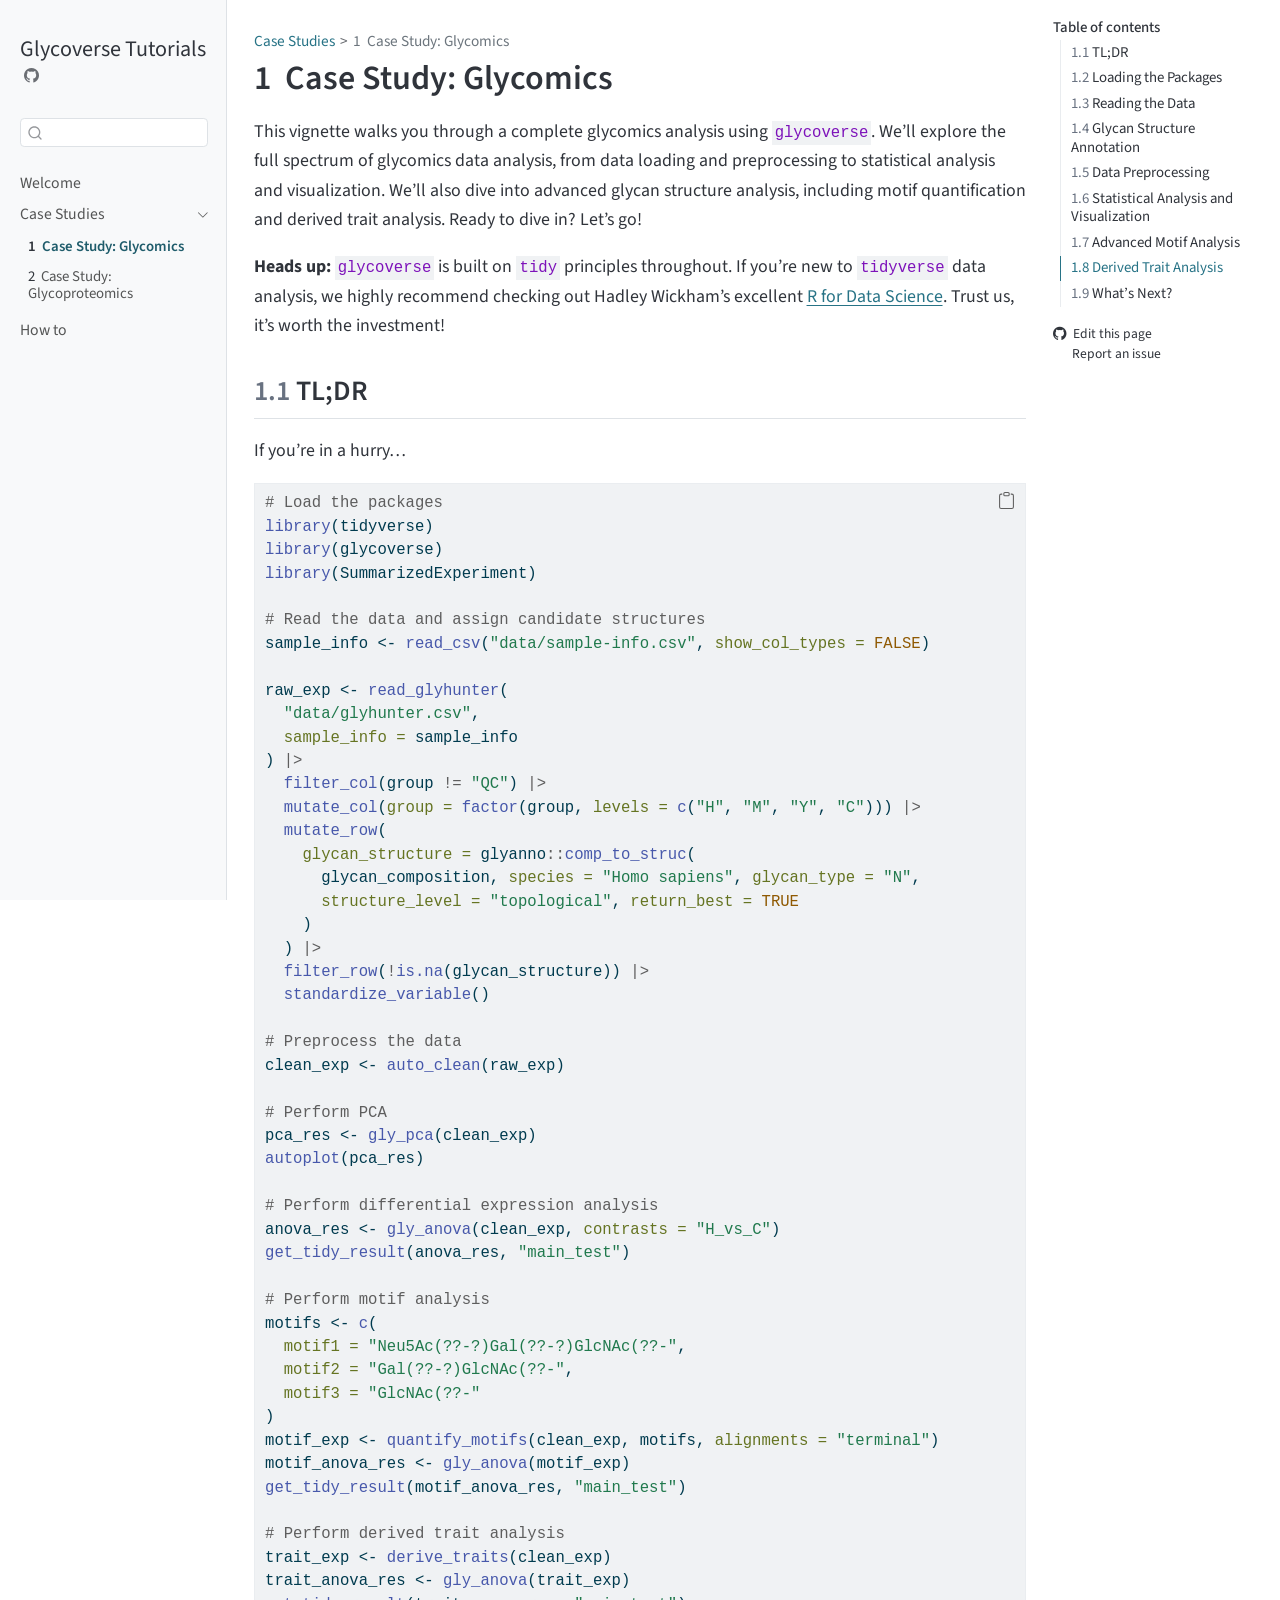
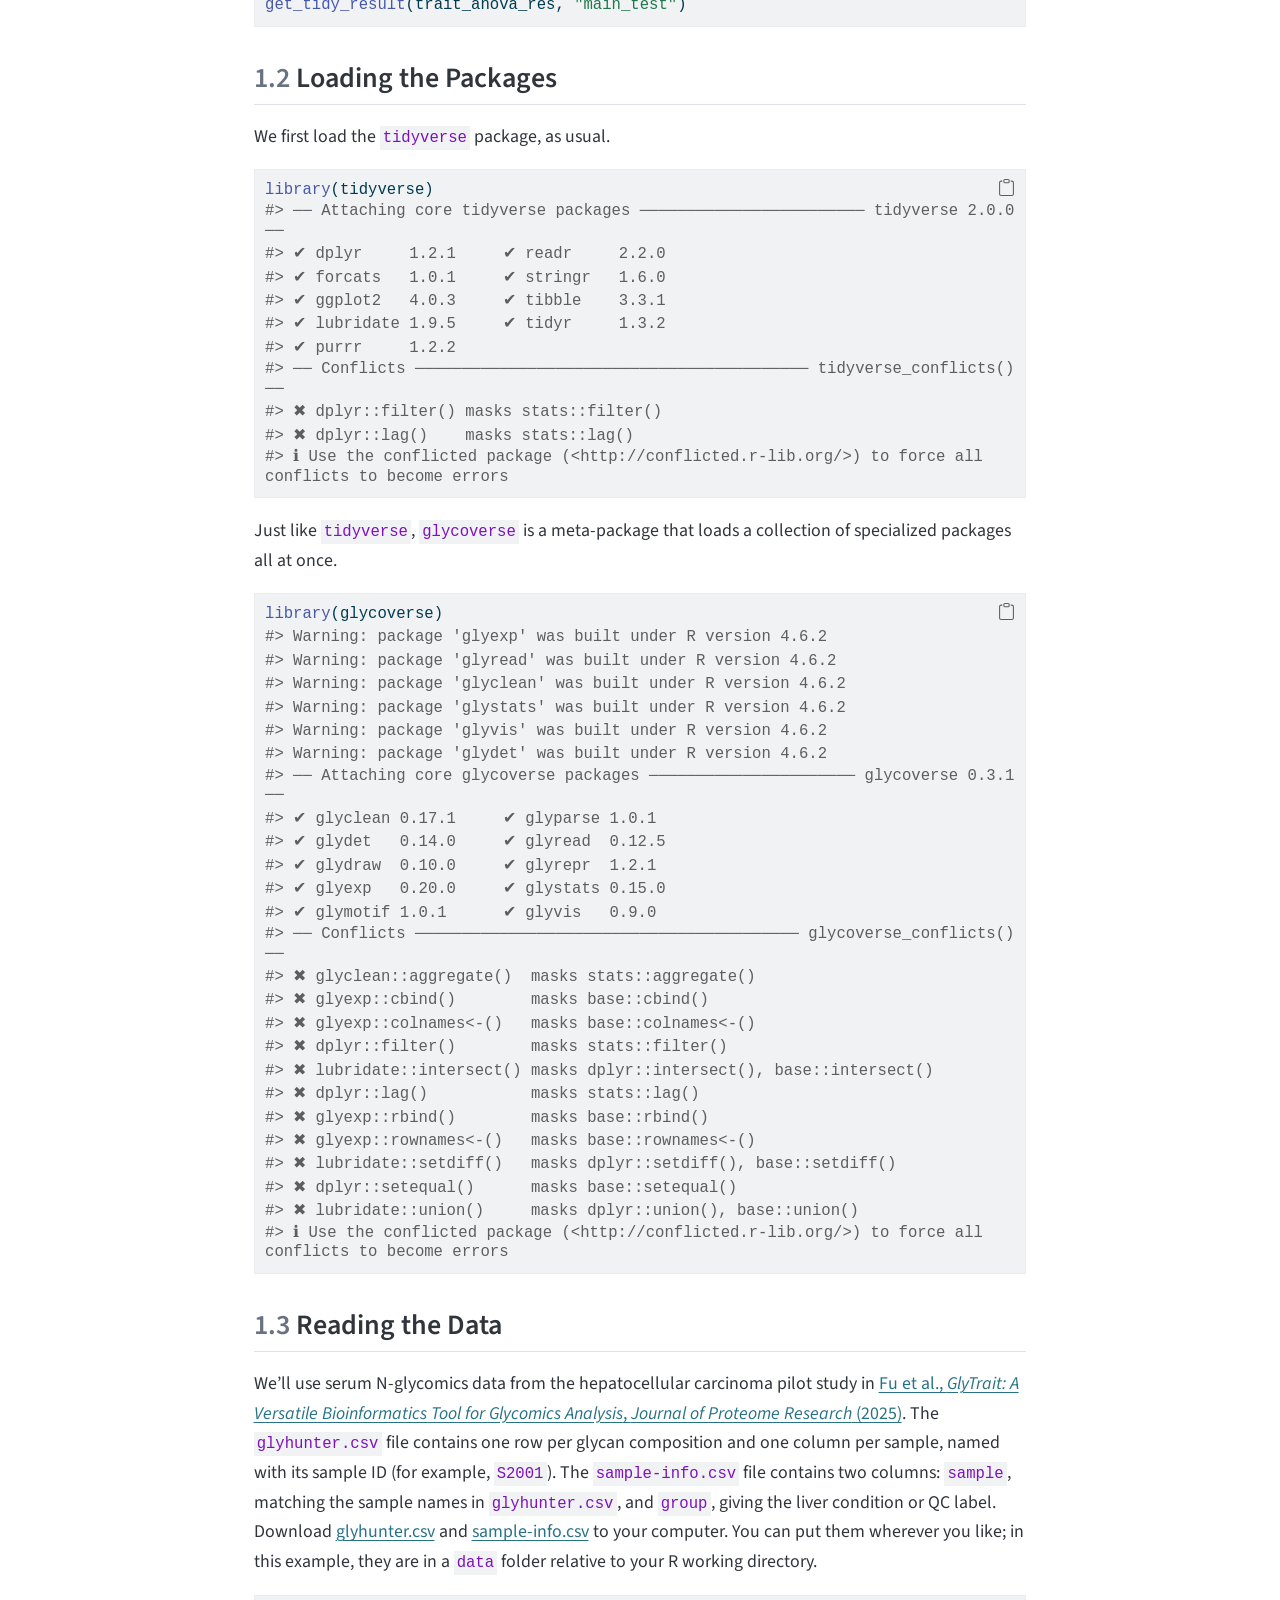
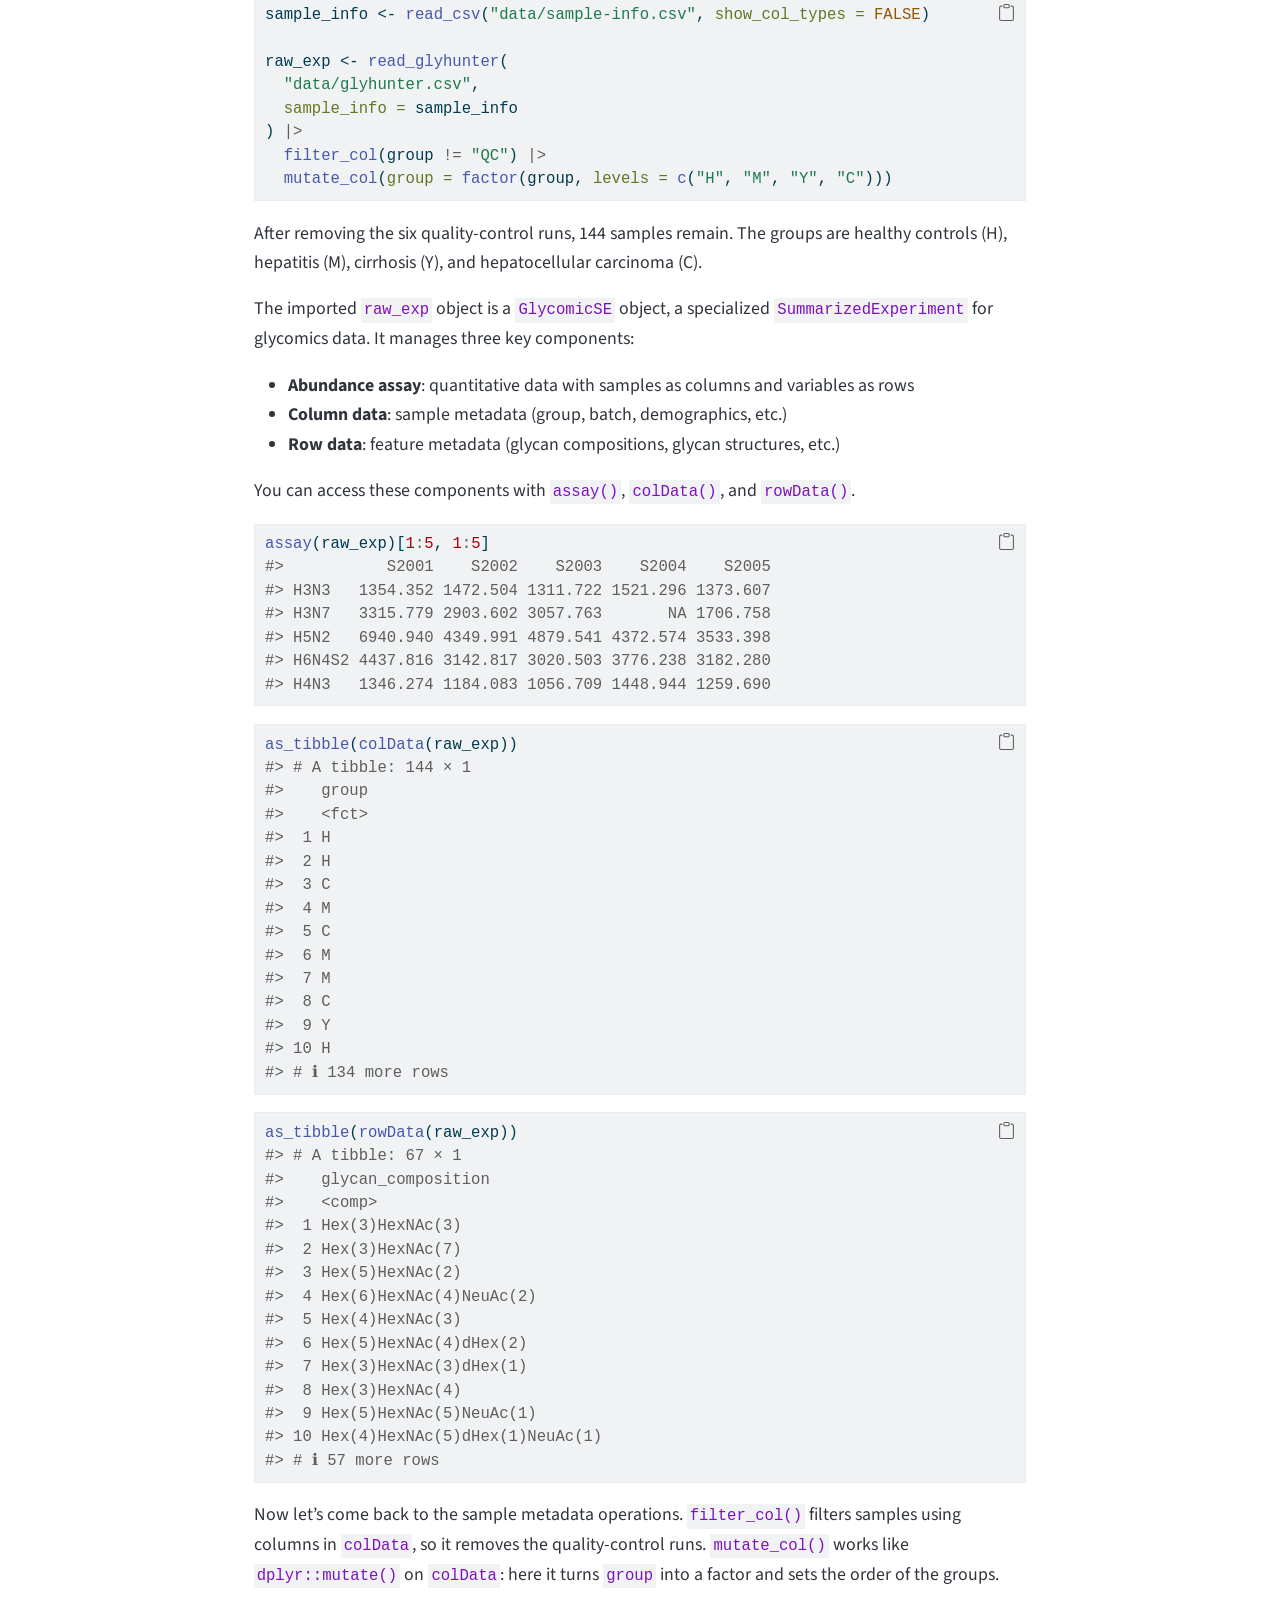
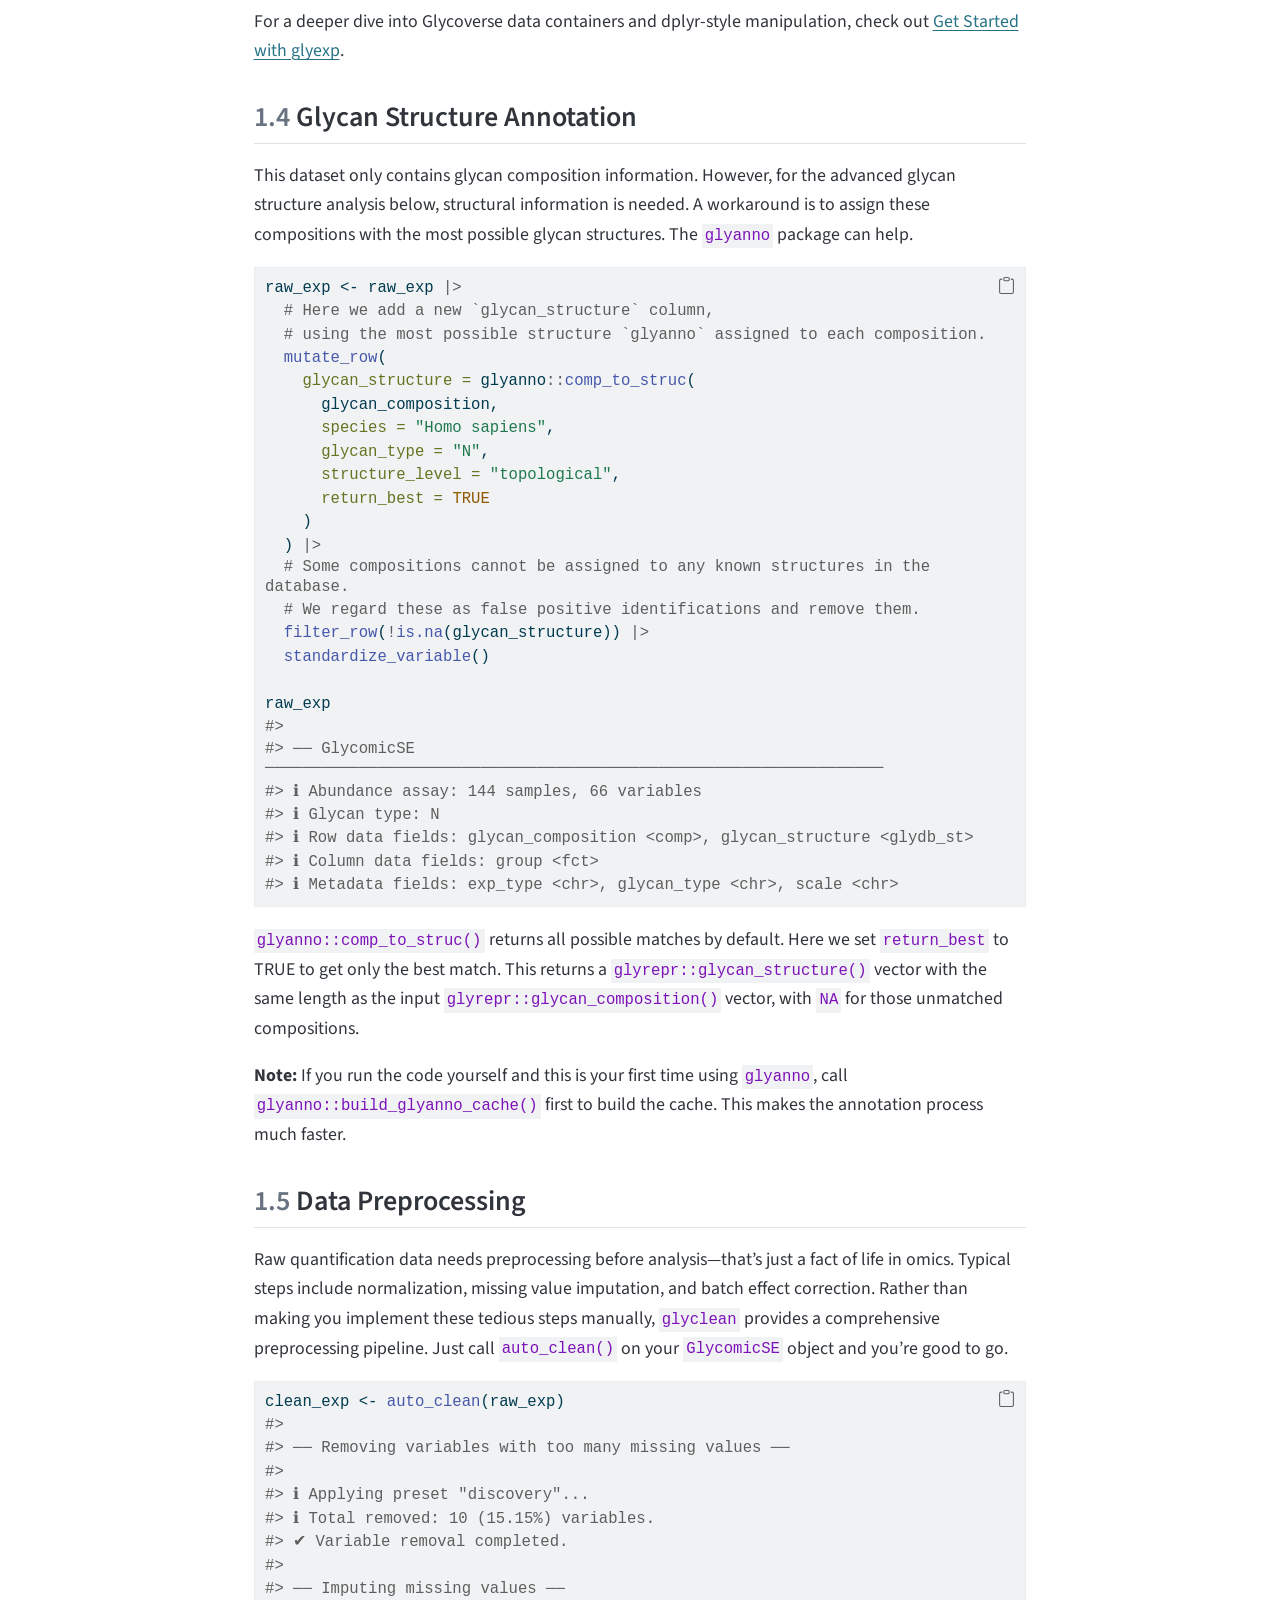
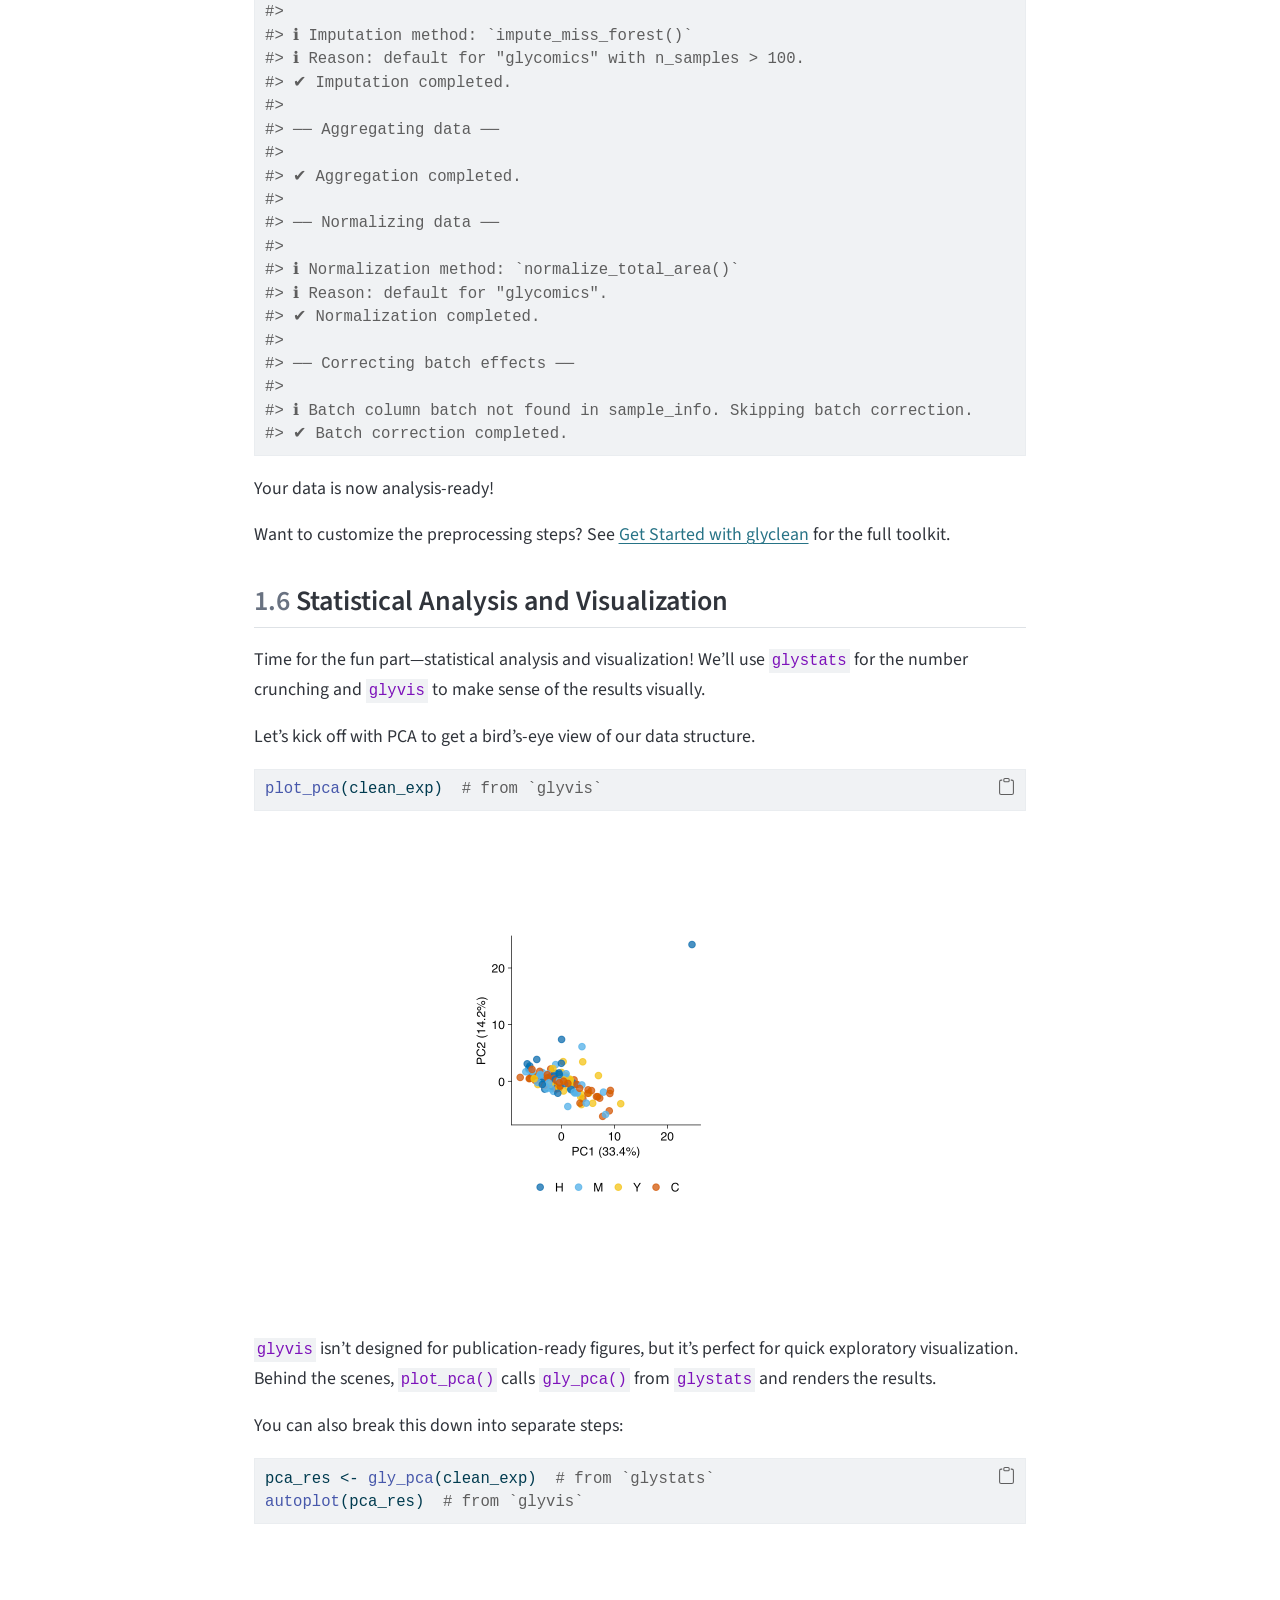
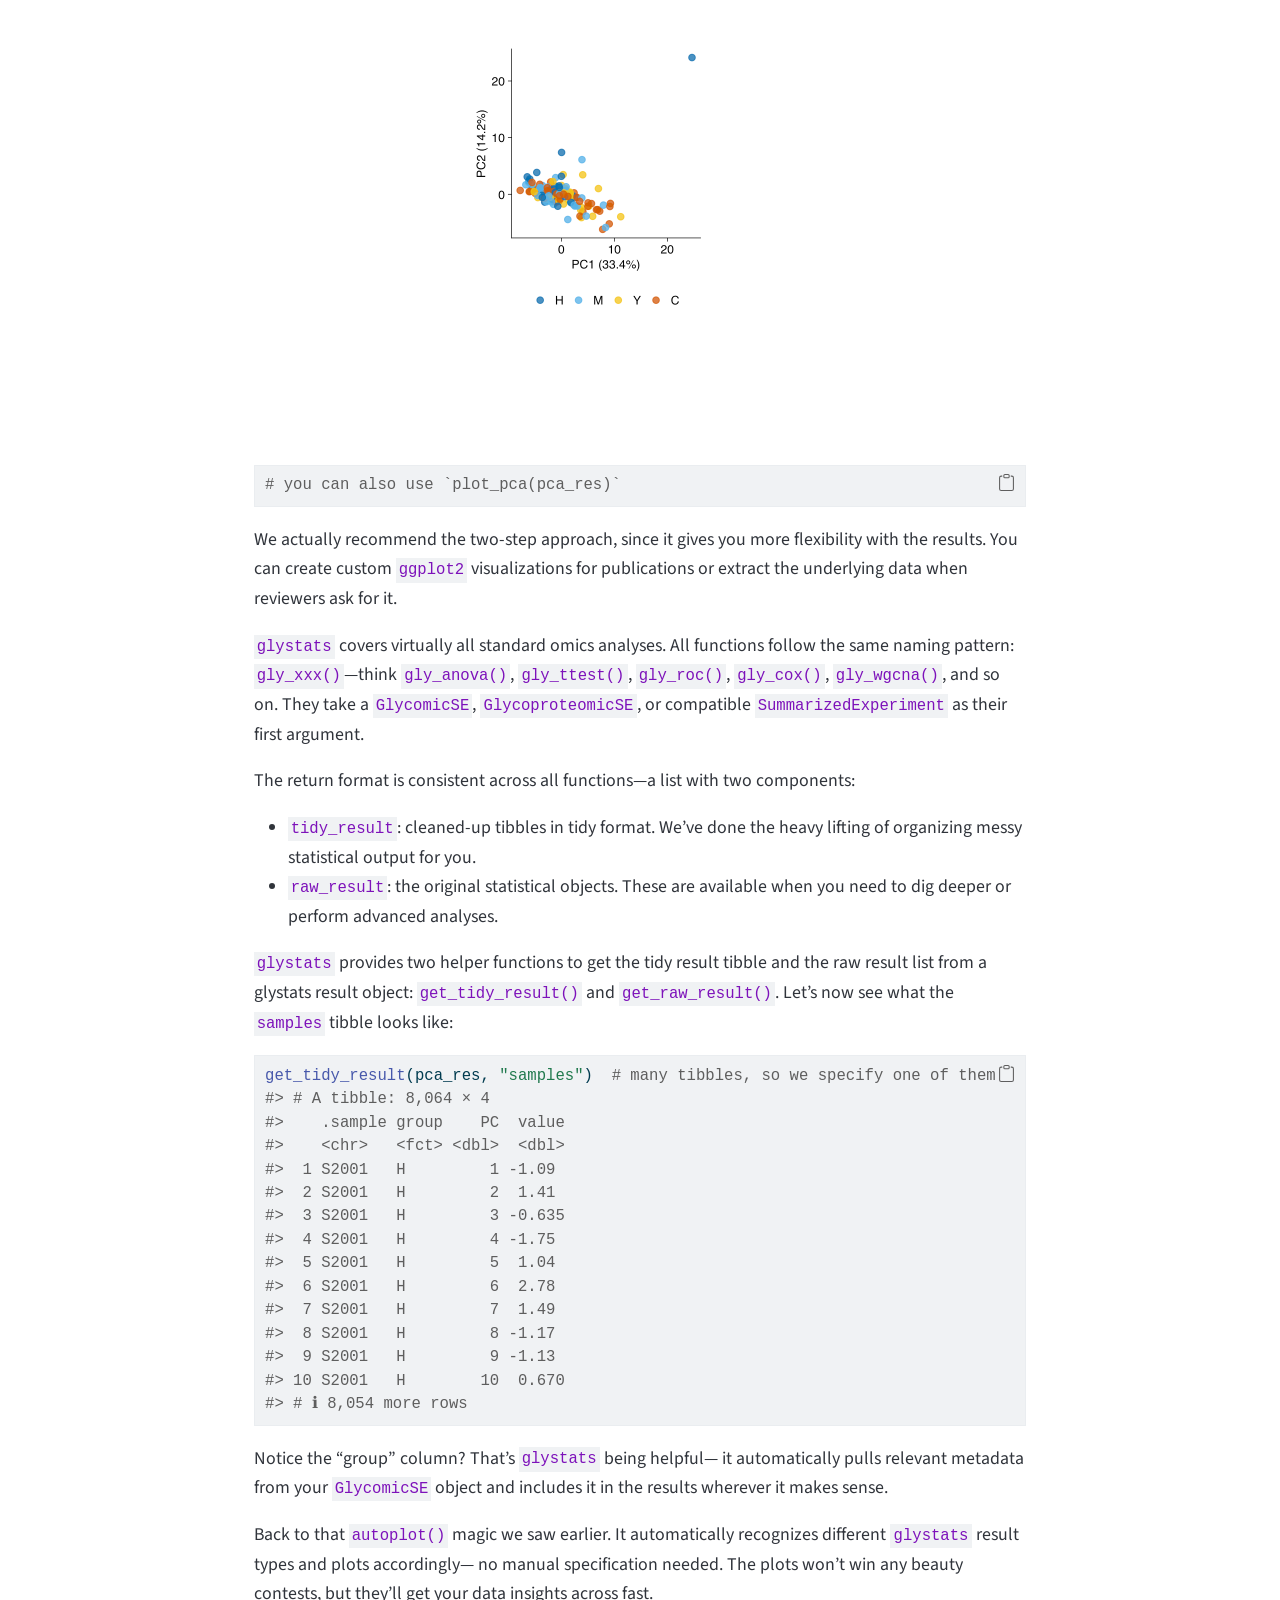
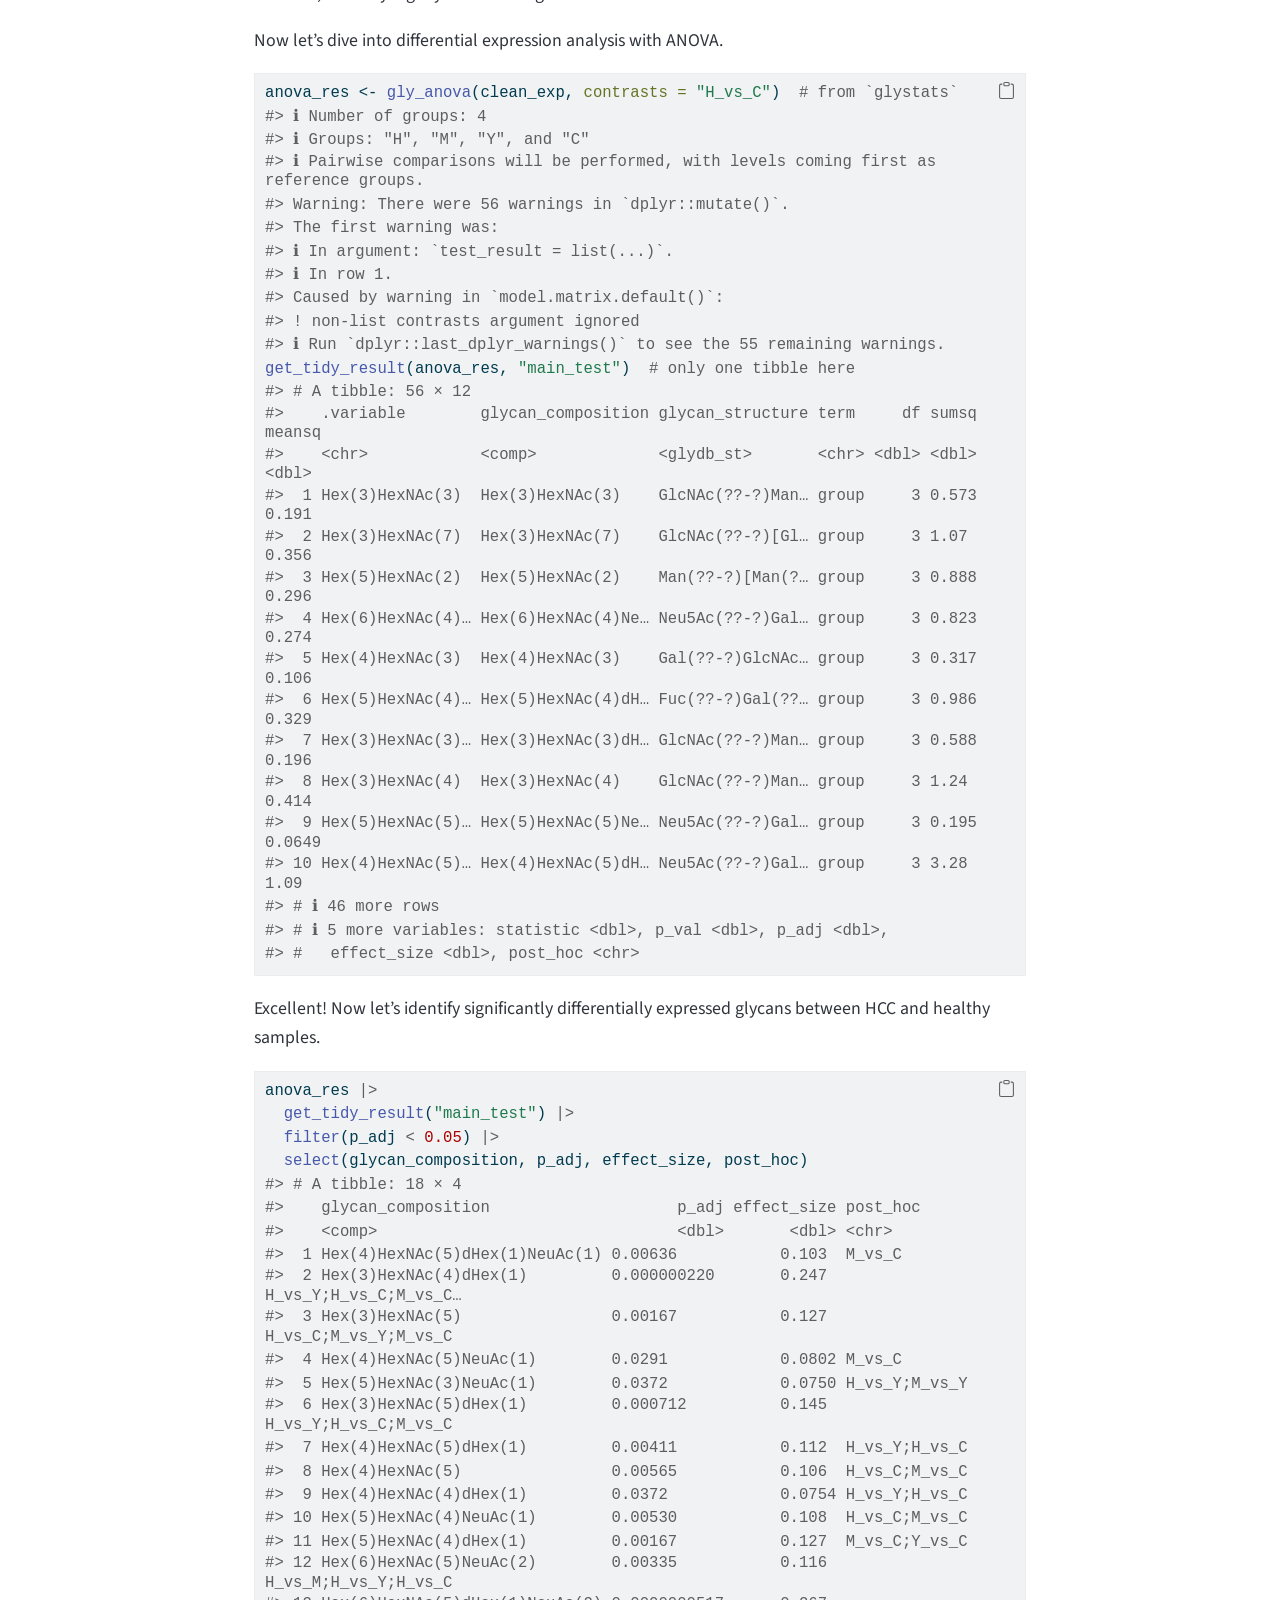
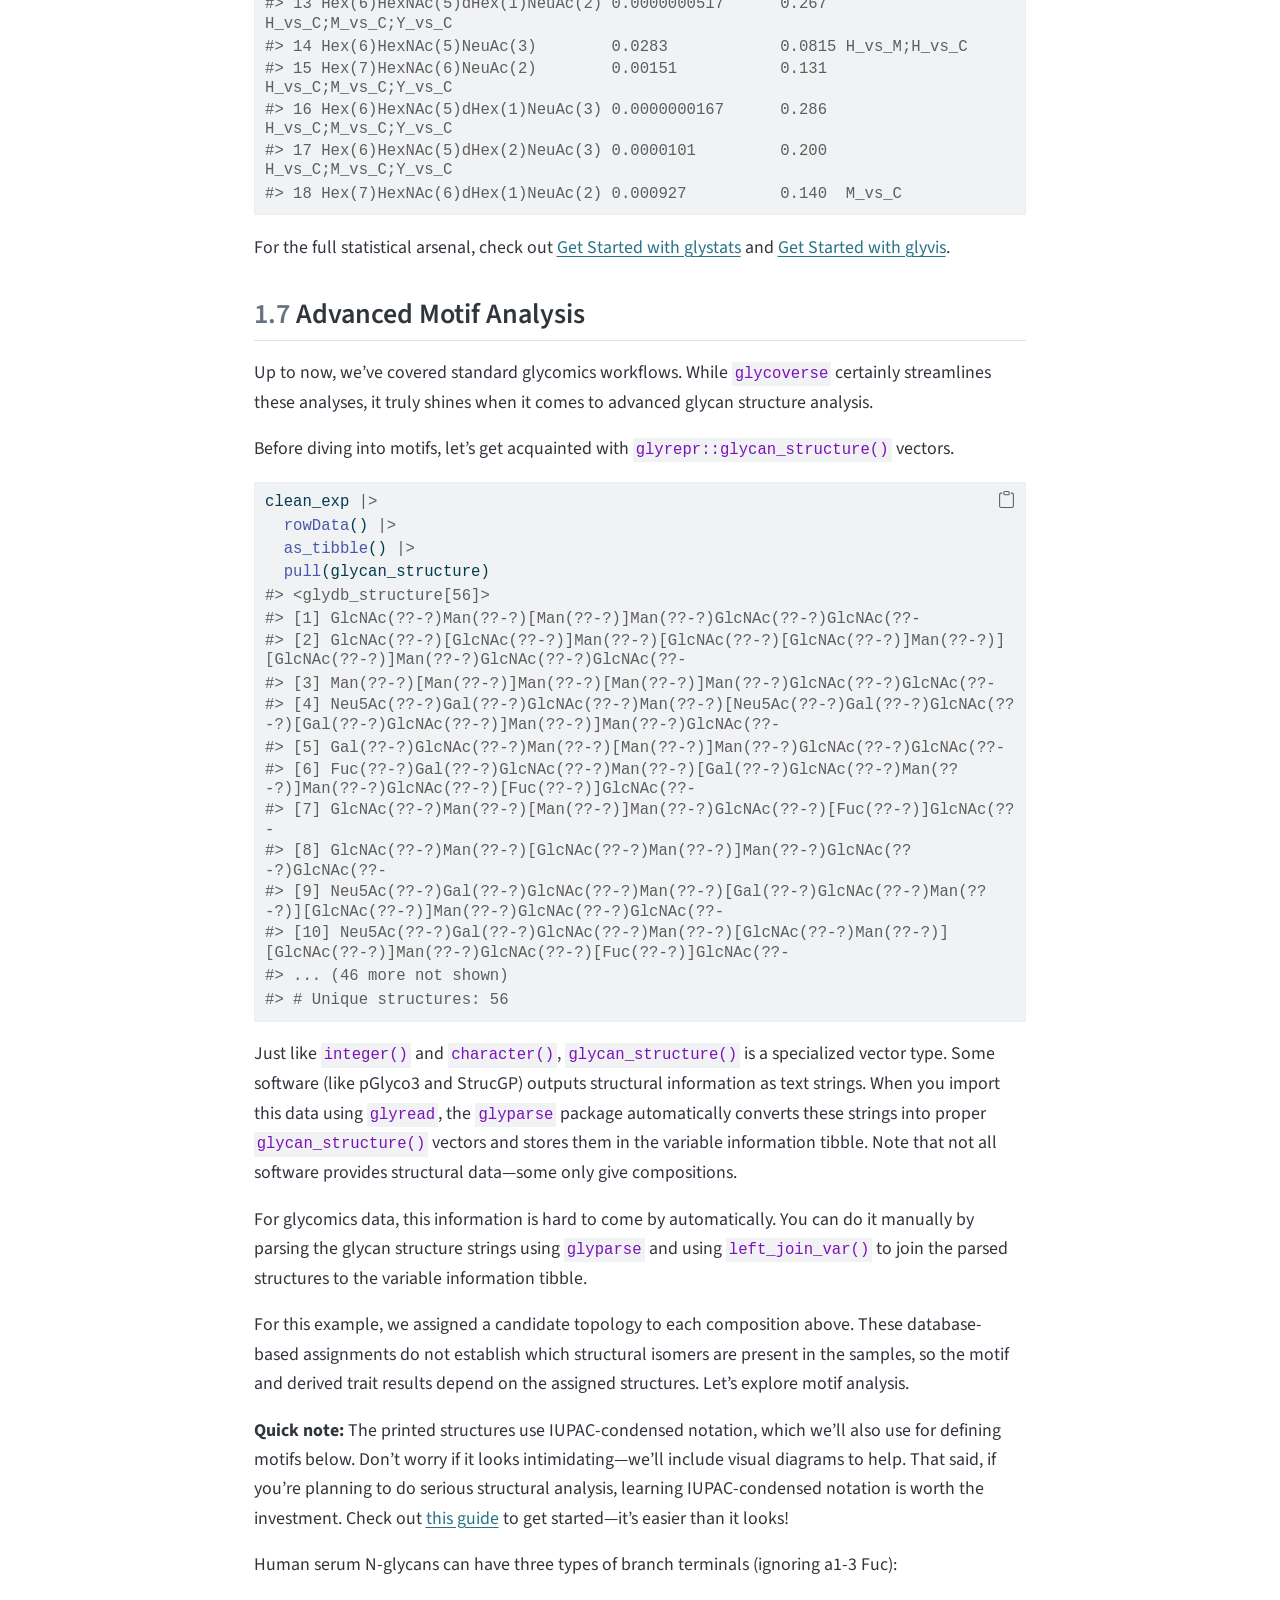
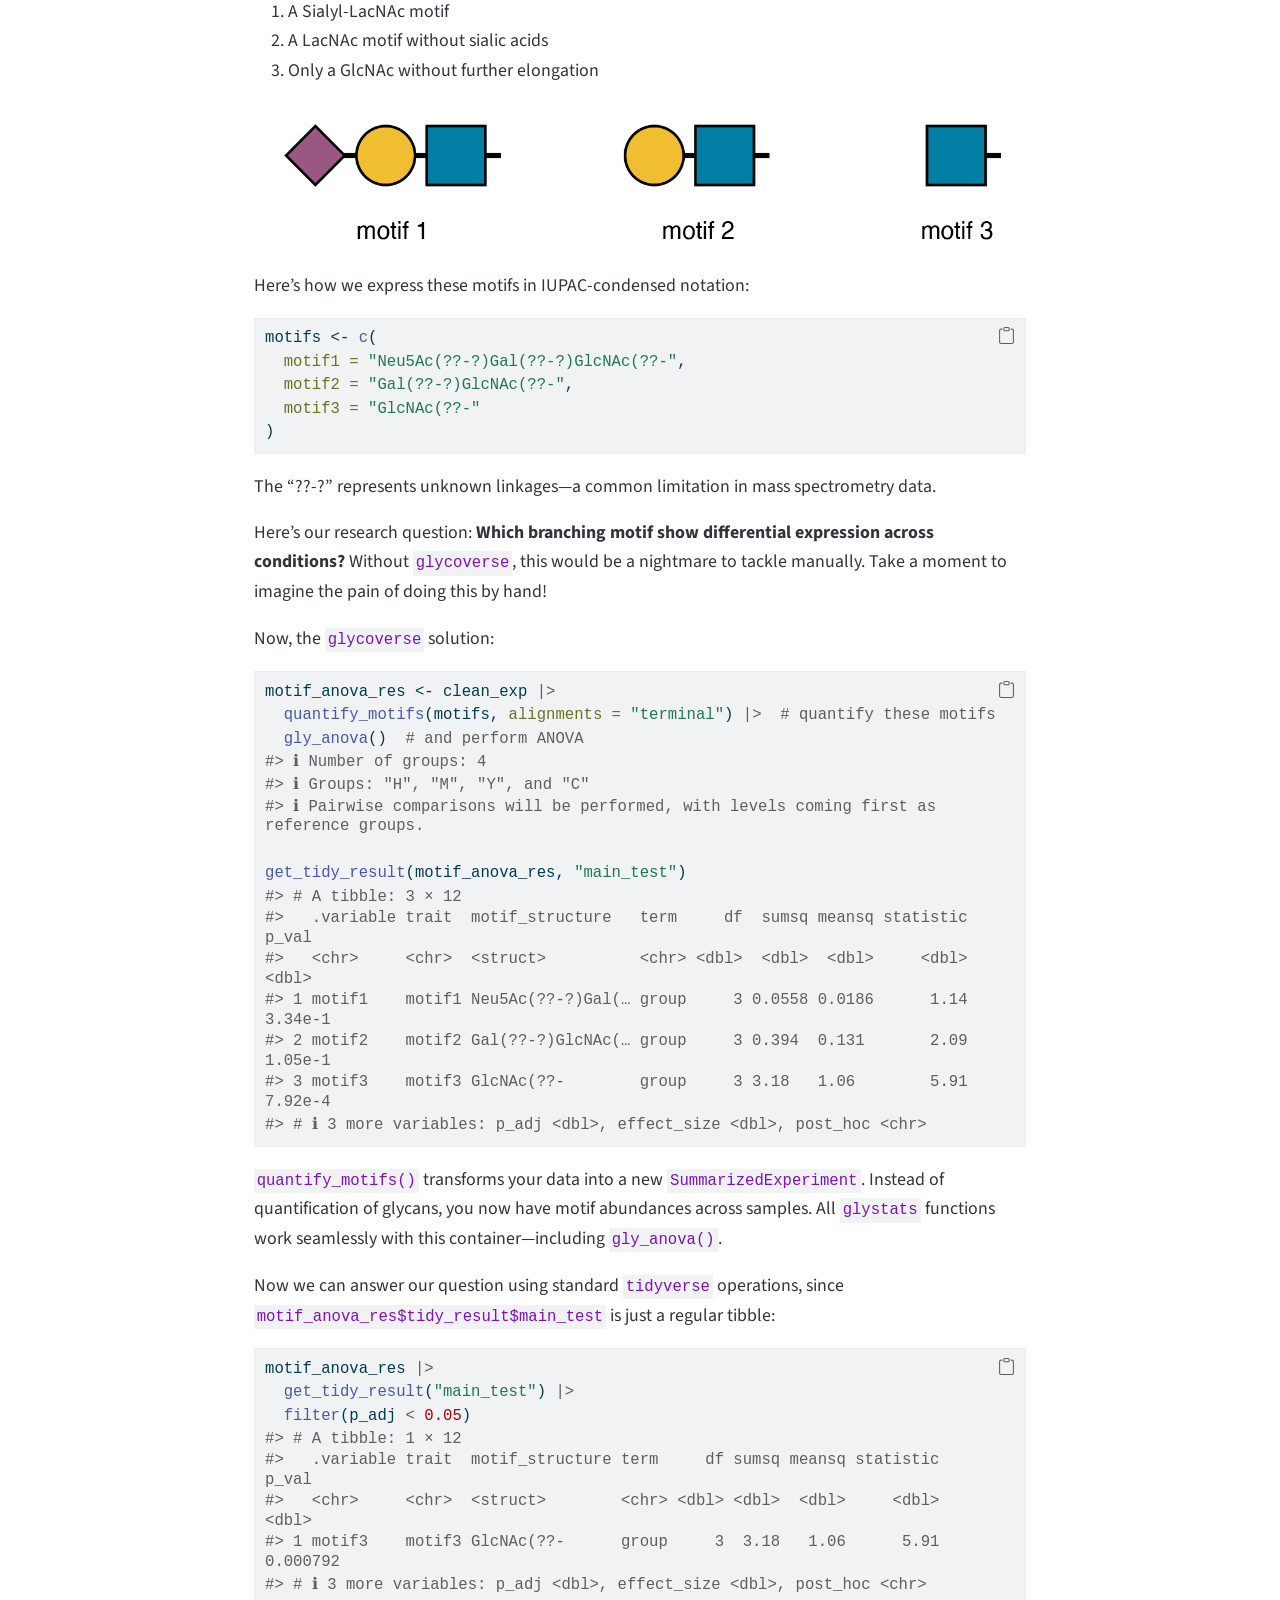
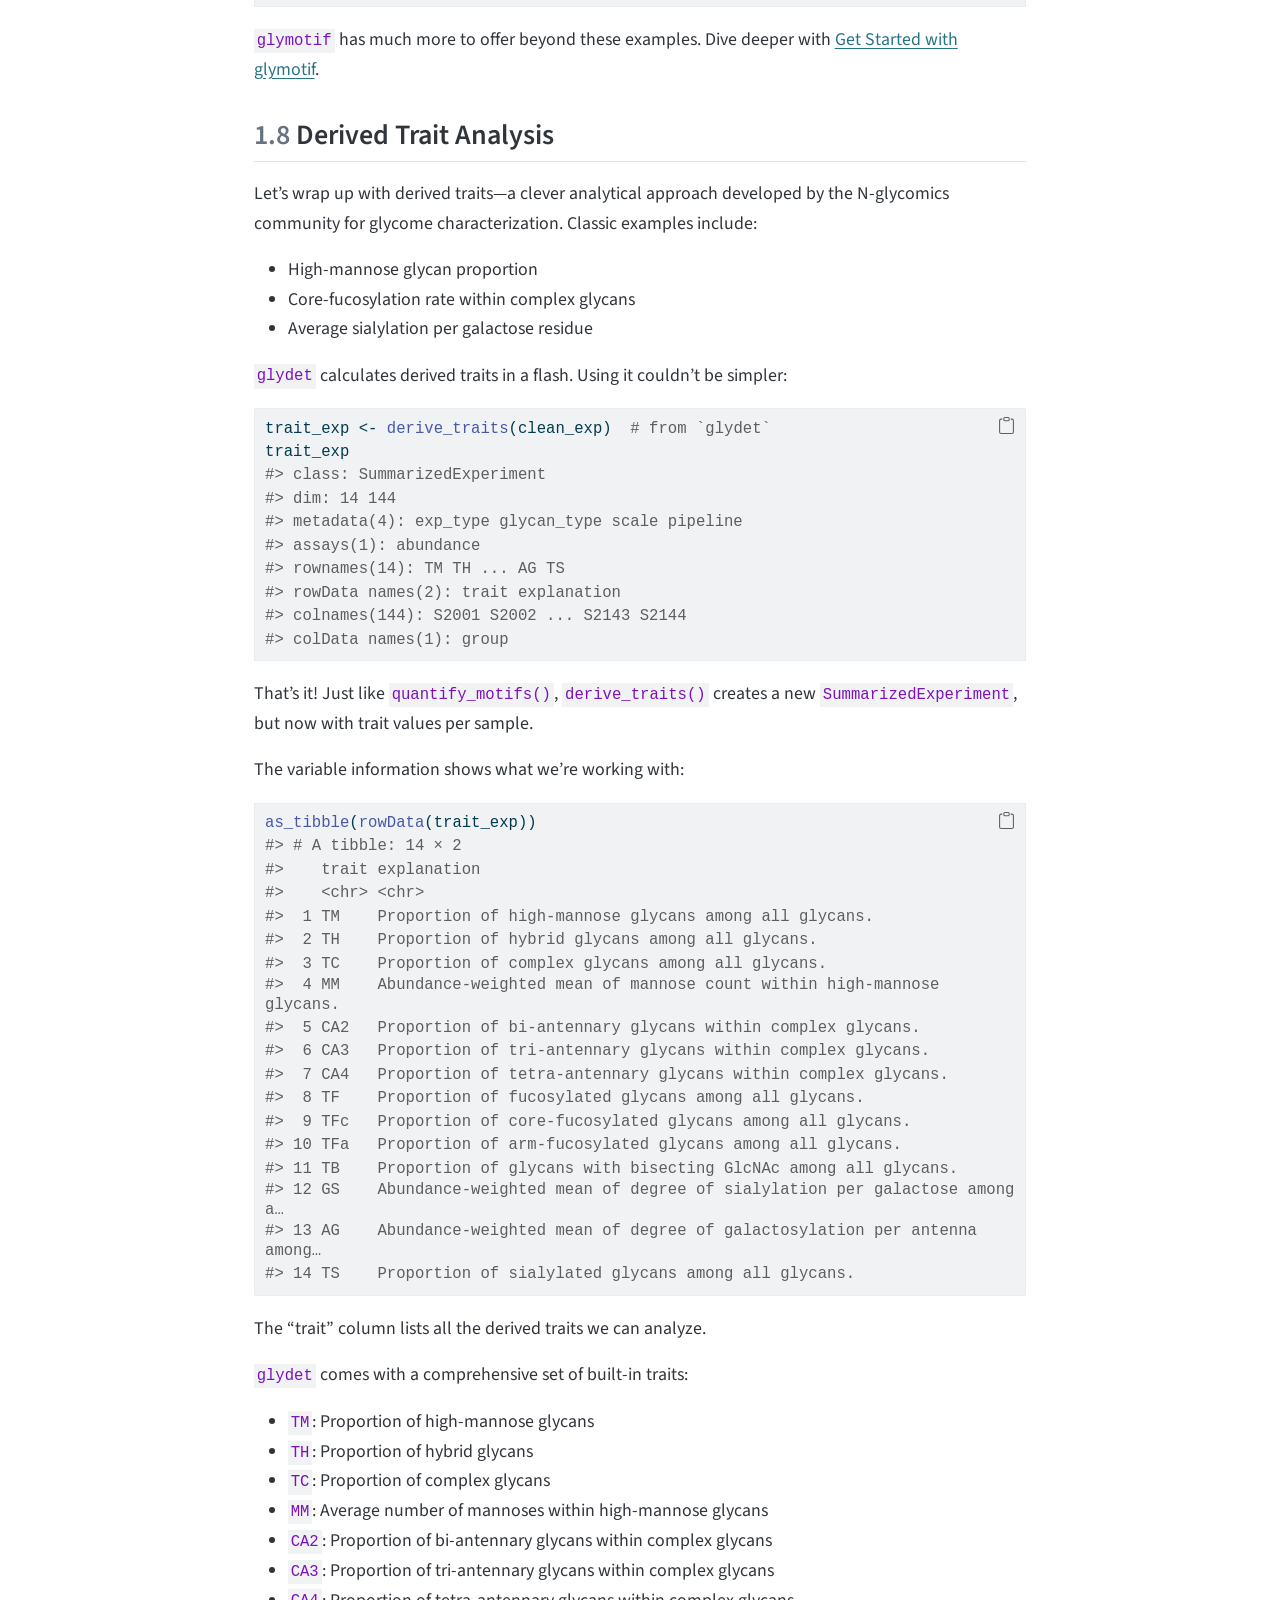
<file: docs/tutorials/glycomics.html>
<!DOCTYPE html>
<html xmlns="http://www.w3.org/1999/xhtml" lang="en" xml:lang="en"><head>

<meta charset="utf-8">
<meta name="generator" content="quarto-1.8.26">

<meta name="viewport" content="width=device-width, initial-scale=1.0, user-scalable=yes">

<meta name="description" content="An end-to-end glycomics analysis with Glycoverse.">

<title>1&nbsp; Case Study: Glycomics – Glycoverse Tutorials</title>
<style>
code{white-space: pre-wrap;}
span.smallcaps{font-variant: small-caps;}
div.columns{display: flex; gap: min(4vw, 1.5em);}
div.column{flex: auto; overflow-x: auto;}
div.hanging-indent{margin-left: 1.5em; text-indent: -1.5em;}
ul.task-list{list-style: none;}
ul.task-list li input[type="checkbox"] {
  width: 0.8em;
  margin: 0 0.8em 0.2em -1em; /* quarto-specific, see https://github.com/quarto-dev/quarto-cli/issues/4556 */ 
  vertical-align: middle;
}
/* CSS for syntax highlighting */
html { -webkit-text-size-adjust: 100%; }
pre > code.sourceCode { white-space: pre; position: relative; }
pre > code.sourceCode > span { display: inline-block; line-height: 1.25; }
pre > code.sourceCode > span:empty { height: 1.2em; }
.sourceCode { overflow: visible; }
code.sourceCode > span { color: inherit; text-decoration: inherit; }
div.sourceCode { margin: 1em 0; }
pre.sourceCode { margin: 0; }
@media screen {
div.sourceCode { overflow: auto; }
}
@media print {
pre > code.sourceCode { white-space: pre-wrap; }
pre > code.sourceCode > span { text-indent: -5em; padding-left: 5em; }
}
pre.numberSource code
  { counter-reset: source-line 0; }
pre.numberSource code > span
  { position: relative; left: -4em; counter-increment: source-line; }
pre.numberSource code > span > a:first-child::before
  { content: counter(source-line);
    position: relative; left: -1em; text-align: right; vertical-align: baseline;
    border: none; display: inline-block;
    -webkit-touch-callout: none; -webkit-user-select: none;
    -khtml-user-select: none; -moz-user-select: none;
    -ms-user-select: none; user-select: none;
    padding: 0 4px; width: 4em;
  }
pre.numberSource { margin-left: 3em;  padding-left: 4px; }
div.sourceCode
  {   }
@media screen {
pre > code.sourceCode > span > a:first-child::before { text-decoration: underline; }
}
</style>


<script src="../site_libs/quarto-nav/quarto-nav.js"></script>
<script src="../site_libs/quarto-nav/headroom.min.js"></script>
<script src="../site_libs/clipboard/clipboard.min.js"></script>
<script src="../site_libs/quarto-search/autocomplete.umd.js"></script>
<script src="../site_libs/quarto-search/fuse.min.js"></script>
<script src="../site_libs/quarto-search/quarto-search.js"></script>
<meta name="quarto:offset" content="../">
<link href="../tutorials/glycoproteomics.html" rel="next">
<link href="../case-studies/index.html" rel="prev">
<script src="../site_libs/quarto-html/quarto.js" type="module"></script>
<script src="../site_libs/quarto-html/tabsets/tabsets.js" type="module"></script>
<script src="../site_libs/quarto-html/axe/axe-check.js" type="module"></script>
<script src="../site_libs/quarto-html/popper.min.js"></script>
<script src="../site_libs/quarto-html/tippy.umd.min.js"></script>
<script src="../site_libs/quarto-html/anchor.min.js"></script>
<link href="../site_libs/quarto-html/tippy.css" rel="stylesheet">
<link href="../site_libs/quarto-html/quarto-syntax-highlighting-587c61ba64f3a5504c4d52d930310e48.css" rel="stylesheet" id="quarto-text-highlighting-styles">
<script src="../site_libs/bootstrap/bootstrap.min.js"></script>
<link href="../site_libs/bootstrap/bootstrap-icons.css" rel="stylesheet">
<link href="../site_libs/bootstrap/bootstrap-68a4ba8274cf32ebf416ef062241ecf4.min.css" rel="stylesheet" append-hash="true" id="quarto-bootstrap" data-mode="light">
<script id="quarto-search-options" type="application/json">{
  "location": "sidebar",
  "copy-button": false,
  "collapse-after": 3,
  "panel-placement": "start",
  "type": "textbox",
  "limit": 50,
  "keyboard-shortcut": [
    "f",
    "/",
    "s"
  ],
  "show-item-context": false,
  "language": {
    "search-no-results-text": "No results",
    "search-matching-documents-text": "matching documents",
    "search-copy-link-title": "Copy link to search",
    "search-hide-matches-text": "Hide additional matches",
    "search-more-match-text": "more match in this document",
    "search-more-matches-text": "more matches in this document",
    "search-clear-button-title": "Clear",
    "search-text-placeholder": "",
    "search-detached-cancel-button-title": "Cancel",
    "search-submit-button-title": "Submit",
    "search-label": "Search"
  }
}</script>


</head>

<body class="nav-sidebar docked quarto-light">

<div id="quarto-search-results"></div>
  <header id="quarto-header" class="headroom fixed-top">
  <nav class="quarto-secondary-nav">
    <div class="container-fluid d-flex">
      <button type="button" class="quarto-btn-toggle btn" data-bs-toggle="collapse" role="button" data-bs-target=".quarto-sidebar-collapse-item" aria-controls="quarto-sidebar" aria-expanded="false" aria-label="Toggle sidebar navigation" onclick="if (window.quartoToggleHeadroom) { window.quartoToggleHeadroom(); }">
        <i class="bi bi-layout-text-sidebar-reverse"></i>
      </button>
        <nav class="quarto-page-breadcrumbs" aria-label="breadcrumb"><ol class="breadcrumb"><li class="breadcrumb-item"><a href="../case-studies/index.html">Case Studies</a></li><li class="breadcrumb-item"><a href="../tutorials/glycomics.html"><span class="chapter-number">1</span>&nbsp; <span class="chapter-title">Case Study: Glycomics</span></a></li></ol></nav>
        <a class="flex-grow-1" role="navigation" data-bs-toggle="collapse" data-bs-target=".quarto-sidebar-collapse-item" aria-controls="quarto-sidebar" aria-expanded="false" aria-label="Toggle sidebar navigation" onclick="if (window.quartoToggleHeadroom) { window.quartoToggleHeadroom(); }">      
        </a>
      <button type="button" class="btn quarto-search-button" aria-label="Search" onclick="window.quartoOpenSearch();">
        <i class="bi bi-search"></i>
      </button>
    </div>
  </nav>
</header>
<!-- content -->
<div id="quarto-content" class="quarto-container page-columns page-rows-contents page-layout-article">
<!-- sidebar -->
  <nav id="quarto-sidebar" class="sidebar collapse collapse-horizontal quarto-sidebar-collapse-item sidebar-navigation docked overflow-auto">
    <div class="pt-lg-2 mt-2 text-left sidebar-header">
    <div class="sidebar-title mb-0 py-0">
      <a href="../">Glycoverse Tutorials</a> 
        <div class="sidebar-tools-main">
    <a href="https://github.com/glycoverse/glycoverse-tutorial" title="Source Code" class="quarto-navigation-tool px-1" aria-label="Source Code"><i class="bi bi-github"></i></a>
</div>
    </div>
      </div>
        <div class="mt-2 flex-shrink-0 align-items-center">
        <div class="sidebar-search">
        <div id="quarto-search" class="" title="Search"></div>
        </div>
        </div>
    <div class="sidebar-menu-container"> 
    <ul class="list-unstyled mt-1">
        <li class="sidebar-item">
  <div class="sidebar-item-container"> 
  <a href="../index.html" class="sidebar-item-text sidebar-link">
 <span class="menu-text">Welcome</span></a>
  </div>
</li>
        <li class="sidebar-item sidebar-item-section">
      <div class="sidebar-item-container"> 
            <a href="../case-studies/index.html" class="sidebar-item-text sidebar-link">
 <span class="menu-text">Case Studies</span></a>
          <a class="sidebar-item-toggle text-start" data-bs-toggle="collapse" data-bs-target="#quarto-sidebar-section-1" role="navigation" aria-expanded="true" aria-label="Toggle section">
            <i class="bi bi-chevron-right ms-2"></i>
          </a> 
      </div>
      <ul id="quarto-sidebar-section-1" class="collapse list-unstyled sidebar-section depth1 show">  
          <li class="sidebar-item">
  <div class="sidebar-item-container"> 
  <a href="../tutorials/glycomics.html" class="sidebar-item-text sidebar-link active">
 <span class="menu-text"><span class="chapter-number">1</span>&nbsp; <span class="chapter-title">Case Study: Glycomics</span></span></a>
  </div>
</li>
          <li class="sidebar-item">
  <div class="sidebar-item-container"> 
  <a href="../tutorials/glycoproteomics.html" class="sidebar-item-text sidebar-link">
 <span class="menu-text"><span class="chapter-number">2</span>&nbsp; <span class="chapter-title">Case Study: Glycoproteomics</span></span></a>
  </div>
</li>
      </ul>
  </li>
        <li class="sidebar-item">
  <div class="sidebar-item-container"> 
  <a href="../how-to/index.html" class="sidebar-item-text sidebar-link">
 <span class="menu-text">How to</span></a>
  </div>
</li>
    </ul>
    </div>
</nav>
<div id="quarto-sidebar-glass" class="quarto-sidebar-collapse-item" data-bs-toggle="collapse" data-bs-target=".quarto-sidebar-collapse-item"></div>
<!-- margin-sidebar -->
    <div id="quarto-margin-sidebar" class="sidebar margin-sidebar">
        <nav id="TOC" role="doc-toc" class="toc-active">
    <h2 id="toc-title">Table of contents</h2>
   
  <ul>
  <li><a href="#tldr" id="toc-tldr" class="nav-link active" data-scroll-target="#tldr"><span class="header-section-number">1.1</span> TL;DR</a></li>
  <li><a href="#loading-the-packages" id="toc-loading-the-packages" class="nav-link" data-scroll-target="#loading-the-packages"><span class="header-section-number">1.2</span> Loading the Packages</a></li>
  <li><a href="#reading-the-data" id="toc-reading-the-data" class="nav-link" data-scroll-target="#reading-the-data"><span class="header-section-number">1.3</span> Reading the Data</a></li>
  <li><a href="#glycan-structure-annotation" id="toc-glycan-structure-annotation" class="nav-link" data-scroll-target="#glycan-structure-annotation"><span class="header-section-number">1.4</span> Glycan Structure Annotation</a></li>
  <li><a href="#data-preprocessing" id="toc-data-preprocessing" class="nav-link" data-scroll-target="#data-preprocessing"><span class="header-section-number">1.5</span> Data Preprocessing</a></li>
  <li><a href="#statistical-analysis-and-visualization" id="toc-statistical-analysis-and-visualization" class="nav-link" data-scroll-target="#statistical-analysis-and-visualization"><span class="header-section-number">1.6</span> Statistical Analysis and Visualization</a></li>
  <li><a href="#advanced-motif-analysis" id="toc-advanced-motif-analysis" class="nav-link" data-scroll-target="#advanced-motif-analysis"><span class="header-section-number">1.7</span> Advanced Motif Analysis</a></li>
  <li><a href="#derived-trait-analysis" id="toc-derived-trait-analysis" class="nav-link" data-scroll-target="#derived-trait-analysis"><span class="header-section-number">1.8</span> Derived Trait Analysis</a></li>
  <li><a href="#whats-next" id="toc-whats-next" class="nav-link" data-scroll-target="#whats-next"><span class="header-section-number">1.9</span> What’s Next?</a></li>
  </ul>
<div class="toc-actions"><ul><li><a href="https://github.com/glycoverse/glycoverse-tutorial/edit/main/tutorials/glycomics.Rmd" class="toc-action"><i class="bi bi-github"></i>Edit this page</a></li><li><a href="https://github.com/glycoverse/glycoverse-tutorial/issues/new" class="toc-action"><i class="bi empty"></i>Report an issue</a></li></ul></div></nav>
    </div>
<!-- main -->
<main class="content" id="quarto-document-content">

<header id="title-block-header" class="quarto-title-block default"><nav class="quarto-page-breadcrumbs quarto-title-breadcrumbs d-none d-lg-block" aria-label="breadcrumb"><ol class="breadcrumb"><li class="breadcrumb-item"><a href="../case-studies/index.html">Case Studies</a></li><li class="breadcrumb-item"><a href="../tutorials/glycomics.html"><span class="chapter-number">1</span>&nbsp; <span class="chapter-title">Case Study: Glycomics</span></a></li></ol></nav>
<div class="quarto-title">
<h1 class="title"><span class="chapter-number">1</span>&nbsp; <span class="chapter-title">Case Study: Glycomics</span></h1>
</div>



<div class="quarto-title-meta">

    
  
    
  </div>
  


</header>


<p>This vignette walks you through a complete glycomics analysis using <code>glycoverse</code>. We’ll explore the full spectrum of glycomics data analysis, from data loading and preprocessing to statistical analysis and visualization. We’ll also dive into advanced glycan structure analysis, including motif quantification and derived trait analysis. Ready to dive in? Let’s go!</p>
<p><strong>Heads up:</strong> <code>glycoverse</code> is built on <code>tidy</code> principles throughout. If you’re new to <code>tidyverse</code> data analysis, we highly recommend checking out Hadley Wickham’s excellent <a href="https://r4ds.hadley.nz">R for Data Science</a>. Trust us, it’s worth the investment!</p>
<section id="tldr" class="level2" data-number="1.1">
<h2 data-number="1.1" class="anchored" data-anchor-id="tldr"><span class="header-section-number">1.1</span> TL;DR</h2>
<p>If you’re in a hurry…</p>
<div class="code-copy-outer-scaffold"><div class="sourceCode" id="cb1"><pre class="sourceCode r code-with-copy"><code class="sourceCode r"><span id="cb1-1"><a href="#cb1-1" aria-hidden="true" tabindex="-1"></a><span class="co"># Load the packages</span></span>
<span id="cb1-2"><a href="#cb1-2" aria-hidden="true" tabindex="-1"></a><span class="fu">library</span>(tidyverse)</span>
<span id="cb1-3"><a href="#cb1-3" aria-hidden="true" tabindex="-1"></a><span class="fu">library</span>(glycoverse)</span>
<span id="cb1-4"><a href="#cb1-4" aria-hidden="true" tabindex="-1"></a><span class="fu">library</span>(SummarizedExperiment)</span>
<span id="cb1-5"><a href="#cb1-5" aria-hidden="true" tabindex="-1"></a></span>
<span id="cb1-6"><a href="#cb1-6" aria-hidden="true" tabindex="-1"></a><span class="co"># Read the data and assign candidate structures</span></span>
<span id="cb1-7"><a href="#cb1-7" aria-hidden="true" tabindex="-1"></a>sample_info <span class="ot">&lt;-</span> <span class="fu">read_csv</span>(<span class="st">"data/sample-info.csv"</span>, <span class="at">show_col_types =</span> <span class="cn">FALSE</span>)</span>
<span id="cb1-8"><a href="#cb1-8" aria-hidden="true" tabindex="-1"></a></span>
<span id="cb1-9"><a href="#cb1-9" aria-hidden="true" tabindex="-1"></a>raw_exp <span class="ot">&lt;-</span> <span class="fu">read_glyhunter</span>(</span>
<span id="cb1-10"><a href="#cb1-10" aria-hidden="true" tabindex="-1"></a>  <span class="st">"data/glyhunter.csv"</span>,</span>
<span id="cb1-11"><a href="#cb1-11" aria-hidden="true" tabindex="-1"></a>  <span class="at">sample_info =</span> sample_info</span>
<span id="cb1-12"><a href="#cb1-12" aria-hidden="true" tabindex="-1"></a>) <span class="sc">|&gt;</span></span>
<span id="cb1-13"><a href="#cb1-13" aria-hidden="true" tabindex="-1"></a>  <span class="fu">filter_col</span>(group <span class="sc">!=</span> <span class="st">"QC"</span>) <span class="sc">|&gt;</span></span>
<span id="cb1-14"><a href="#cb1-14" aria-hidden="true" tabindex="-1"></a>  <span class="fu">mutate_col</span>(<span class="at">group =</span> <span class="fu">factor</span>(group, <span class="at">levels =</span> <span class="fu">c</span>(<span class="st">"H"</span>, <span class="st">"M"</span>, <span class="st">"Y"</span>, <span class="st">"C"</span>))) <span class="sc">|&gt;</span></span>
<span id="cb1-15"><a href="#cb1-15" aria-hidden="true" tabindex="-1"></a>  <span class="fu">mutate_row</span>(</span>
<span id="cb1-16"><a href="#cb1-16" aria-hidden="true" tabindex="-1"></a>    <span class="at">glycan_structure =</span> glyanno<span class="sc">::</span><span class="fu">comp_to_struc</span>(</span>
<span id="cb1-17"><a href="#cb1-17" aria-hidden="true" tabindex="-1"></a>      glycan_composition, <span class="at">species =</span> <span class="st">"Homo sapiens"</span>, <span class="at">glycan_type =</span> <span class="st">"N"</span>,</span>
<span id="cb1-18"><a href="#cb1-18" aria-hidden="true" tabindex="-1"></a>      <span class="at">structure_level =</span> <span class="st">"topological"</span>, <span class="at">return_best =</span> <span class="cn">TRUE</span></span>
<span id="cb1-19"><a href="#cb1-19" aria-hidden="true" tabindex="-1"></a>    )</span>
<span id="cb1-20"><a href="#cb1-20" aria-hidden="true" tabindex="-1"></a>  ) <span class="sc">|&gt;</span></span>
<span id="cb1-21"><a href="#cb1-21" aria-hidden="true" tabindex="-1"></a>  <span class="fu">filter_row</span>(<span class="sc">!</span><span class="fu">is.na</span>(glycan_structure)) <span class="sc">|&gt;</span></span>
<span id="cb1-22"><a href="#cb1-22" aria-hidden="true" tabindex="-1"></a>  <span class="fu">standardize_variable</span>()</span>
<span id="cb1-23"><a href="#cb1-23" aria-hidden="true" tabindex="-1"></a></span>
<span id="cb1-24"><a href="#cb1-24" aria-hidden="true" tabindex="-1"></a><span class="co"># Preprocess the data</span></span>
<span id="cb1-25"><a href="#cb1-25" aria-hidden="true" tabindex="-1"></a>clean_exp <span class="ot">&lt;-</span> <span class="fu">auto_clean</span>(raw_exp)</span>
<span id="cb1-26"><a href="#cb1-26" aria-hidden="true" tabindex="-1"></a></span>
<span id="cb1-27"><a href="#cb1-27" aria-hidden="true" tabindex="-1"></a><span class="co"># Perform PCA</span></span>
<span id="cb1-28"><a href="#cb1-28" aria-hidden="true" tabindex="-1"></a>pca_res <span class="ot">&lt;-</span> <span class="fu">gly_pca</span>(clean_exp)</span>
<span id="cb1-29"><a href="#cb1-29" aria-hidden="true" tabindex="-1"></a><span class="fu">autoplot</span>(pca_res)</span>
<span id="cb1-30"><a href="#cb1-30" aria-hidden="true" tabindex="-1"></a></span>
<span id="cb1-31"><a href="#cb1-31" aria-hidden="true" tabindex="-1"></a><span class="co"># Perform differential expression analysis</span></span>
<span id="cb1-32"><a href="#cb1-32" aria-hidden="true" tabindex="-1"></a>anova_res <span class="ot">&lt;-</span> <span class="fu">gly_anova</span>(clean_exp, <span class="at">contrasts =</span> <span class="st">"H_vs_C"</span>)</span>
<span id="cb1-33"><a href="#cb1-33" aria-hidden="true" tabindex="-1"></a><span class="fu">get_tidy_result</span>(anova_res, <span class="st">"main_test"</span>)</span>
<span id="cb1-34"><a href="#cb1-34" aria-hidden="true" tabindex="-1"></a></span>
<span id="cb1-35"><a href="#cb1-35" aria-hidden="true" tabindex="-1"></a><span class="co"># Perform motif analysis</span></span>
<span id="cb1-36"><a href="#cb1-36" aria-hidden="true" tabindex="-1"></a>motifs <span class="ot">&lt;-</span> <span class="fu">c</span>(</span>
<span id="cb1-37"><a href="#cb1-37" aria-hidden="true" tabindex="-1"></a>  <span class="at">motif1 =</span> <span class="st">"Neu5Ac(??-?)Gal(??-?)GlcNAc(??-"</span>,</span>
<span id="cb1-38"><a href="#cb1-38" aria-hidden="true" tabindex="-1"></a>  <span class="at">motif2 =</span> <span class="st">"Gal(??-?)GlcNAc(??-"</span>,</span>
<span id="cb1-39"><a href="#cb1-39" aria-hidden="true" tabindex="-1"></a>  <span class="at">motif3 =</span> <span class="st">"GlcNAc(??-"</span></span>
<span id="cb1-40"><a href="#cb1-40" aria-hidden="true" tabindex="-1"></a>)</span>
<span id="cb1-41"><a href="#cb1-41" aria-hidden="true" tabindex="-1"></a>motif_exp <span class="ot">&lt;-</span> <span class="fu">quantify_motifs</span>(clean_exp, motifs, <span class="at">alignments =</span> <span class="st">"terminal"</span>)</span>
<span id="cb1-42"><a href="#cb1-42" aria-hidden="true" tabindex="-1"></a>motif_anova_res <span class="ot">&lt;-</span> <span class="fu">gly_anova</span>(motif_exp)</span>
<span id="cb1-43"><a href="#cb1-43" aria-hidden="true" tabindex="-1"></a><span class="fu">get_tidy_result</span>(motif_anova_res, <span class="st">"main_test"</span>)</span>
<span id="cb1-44"><a href="#cb1-44" aria-hidden="true" tabindex="-1"></a></span>
<span id="cb1-45"><a href="#cb1-45" aria-hidden="true" tabindex="-1"></a><span class="co"># Perform derived trait analysis</span></span>
<span id="cb1-46"><a href="#cb1-46" aria-hidden="true" tabindex="-1"></a>trait_exp <span class="ot">&lt;-</span> <span class="fu">derive_traits</span>(clean_exp)</span>
<span id="cb1-47"><a href="#cb1-47" aria-hidden="true" tabindex="-1"></a>trait_anova_res <span class="ot">&lt;-</span> <span class="fu">gly_anova</span>(trait_exp)</span>
<span id="cb1-48"><a href="#cb1-48" aria-hidden="true" tabindex="-1"></a><span class="fu">get_tidy_result</span>(trait_anova_res, <span class="st">"main_test"</span>)</span></code></pre></div><button title="Copy to Clipboard" class="code-copy-button"><i class="bi"></i></button></div>
</section>
<section id="loading-the-packages" class="level2" data-number="1.2">
<h2 data-number="1.2" class="anchored" data-anchor-id="loading-the-packages"><span class="header-section-number">1.2</span> Loading the Packages</h2>
<p>We first load the <code>tidyverse</code> package, as usual.</p>
<div class="cell">
<div class="code-copy-outer-scaffold"><div class="sourceCode cell-code" id="cb2"><pre class="sourceCode r code-with-copy"><code class="sourceCode r"><span id="cb2-1"><a href="#cb2-1" aria-hidden="true" tabindex="-1"></a><span class="fu">library</span>(tidyverse)</span>
<span id="cb2-2"><a href="#cb2-2" aria-hidden="true" tabindex="-1"></a><span class="co">#&gt; ── Attaching core tidyverse packages ──────────────────────── tidyverse 2.0.0 ──</span></span>
<span id="cb2-3"><a href="#cb2-3" aria-hidden="true" tabindex="-1"></a><span class="co">#&gt; ✔ dplyr     1.2.1     ✔ readr     2.2.0</span></span>
<span id="cb2-4"><a href="#cb2-4" aria-hidden="true" tabindex="-1"></a><span class="co">#&gt; ✔ forcats   1.0.1     ✔ stringr   1.6.0</span></span>
<span id="cb2-5"><a href="#cb2-5" aria-hidden="true" tabindex="-1"></a><span class="co">#&gt; ✔ ggplot2   4.0.3     ✔ tibble    3.3.1</span></span>
<span id="cb2-6"><a href="#cb2-6" aria-hidden="true" tabindex="-1"></a><span class="co">#&gt; ✔ lubridate 1.9.5     ✔ tidyr     1.3.2</span></span>
<span id="cb2-7"><a href="#cb2-7" aria-hidden="true" tabindex="-1"></a><span class="co">#&gt; ✔ purrr     1.2.2     </span></span>
<span id="cb2-8"><a href="#cb2-8" aria-hidden="true" tabindex="-1"></a><span class="co">#&gt; ── Conflicts ────────────────────────────────────────── tidyverse_conflicts() ──</span></span>
<span id="cb2-9"><a href="#cb2-9" aria-hidden="true" tabindex="-1"></a><span class="co">#&gt; ✖ dplyr::filter() masks stats::filter()</span></span>
<span id="cb2-10"><a href="#cb2-10" aria-hidden="true" tabindex="-1"></a><span class="co">#&gt; ✖ dplyr::lag()    masks stats::lag()</span></span>
<span id="cb2-11"><a href="#cb2-11" aria-hidden="true" tabindex="-1"></a><span class="co">#&gt; ℹ Use the conflicted package (&lt;http://conflicted.r-lib.org/&gt;) to force all conflicts to become errors</span></span></code></pre></div><button title="Copy to Clipboard" class="code-copy-button"><i class="bi"></i></button></div>
</div>
<p>Just like <code>tidyverse</code>, <code>glycoverse</code> is a meta-package that loads a collection of specialized packages all at once.</p>
<div class="cell">
<div class="code-copy-outer-scaffold"><div class="sourceCode cell-code" id="cb3"><pre class="sourceCode r code-with-copy"><code class="sourceCode r"><span id="cb3-1"><a href="#cb3-1" aria-hidden="true" tabindex="-1"></a><span class="fu">library</span>(glycoverse)</span>
<span id="cb3-2"><a href="#cb3-2" aria-hidden="true" tabindex="-1"></a><span class="co">#&gt; Warning: package 'glyexp' was built under R version 4.6.2</span></span>
<span id="cb3-3"><a href="#cb3-3" aria-hidden="true" tabindex="-1"></a><span class="co">#&gt; Warning: package 'glyread' was built under R version 4.6.2</span></span>
<span id="cb3-4"><a href="#cb3-4" aria-hidden="true" tabindex="-1"></a><span class="co">#&gt; Warning: package 'glyclean' was built under R version 4.6.2</span></span>
<span id="cb3-5"><a href="#cb3-5" aria-hidden="true" tabindex="-1"></a><span class="co">#&gt; Warning: package 'glystats' was built under R version 4.6.2</span></span>
<span id="cb3-6"><a href="#cb3-6" aria-hidden="true" tabindex="-1"></a><span class="co">#&gt; Warning: package 'glyvis' was built under R version 4.6.2</span></span>
<span id="cb3-7"><a href="#cb3-7" aria-hidden="true" tabindex="-1"></a><span class="co">#&gt; Warning: package 'glydet' was built under R version 4.6.2</span></span>
<span id="cb3-8"><a href="#cb3-8" aria-hidden="true" tabindex="-1"></a><span class="co">#&gt; ── Attaching core glycoverse packages ────────────────────── glycoverse 0.3.1 ──</span></span>
<span id="cb3-9"><a href="#cb3-9" aria-hidden="true" tabindex="-1"></a><span class="co">#&gt; ✔ glyclean 0.17.1     ✔ glyparse 1.0.1 </span></span>
<span id="cb3-10"><a href="#cb3-10" aria-hidden="true" tabindex="-1"></a><span class="co">#&gt; ✔ glydet   0.14.0     ✔ glyread  0.12.5</span></span>
<span id="cb3-11"><a href="#cb3-11" aria-hidden="true" tabindex="-1"></a><span class="co">#&gt; ✔ glydraw  0.10.0     ✔ glyrepr  1.2.1 </span></span>
<span id="cb3-12"><a href="#cb3-12" aria-hidden="true" tabindex="-1"></a><span class="co">#&gt; ✔ glyexp   0.20.0     ✔ glystats 0.15.0</span></span>
<span id="cb3-13"><a href="#cb3-13" aria-hidden="true" tabindex="-1"></a><span class="co">#&gt; ✔ glymotif 1.0.1      ✔ glyvis   0.9.0 </span></span>
<span id="cb3-14"><a href="#cb3-14" aria-hidden="true" tabindex="-1"></a><span class="co">#&gt; ── Conflicts ───────────────────────────────────────── glycoverse_conflicts() ──</span></span>
<span id="cb3-15"><a href="#cb3-15" aria-hidden="true" tabindex="-1"></a><span class="co">#&gt; ✖ glyclean::aggregate()  masks stats::aggregate()</span></span>
<span id="cb3-16"><a href="#cb3-16" aria-hidden="true" tabindex="-1"></a><span class="co">#&gt; ✖ glyexp::cbind()        masks base::cbind()</span></span>
<span id="cb3-17"><a href="#cb3-17" aria-hidden="true" tabindex="-1"></a><span class="co">#&gt; ✖ glyexp::colnames&lt;-()   masks base::colnames&lt;-()</span></span>
<span id="cb3-18"><a href="#cb3-18" aria-hidden="true" tabindex="-1"></a><span class="co">#&gt; ✖ dplyr::filter()        masks stats::filter()</span></span>
<span id="cb3-19"><a href="#cb3-19" aria-hidden="true" tabindex="-1"></a><span class="co">#&gt; ✖ lubridate::intersect() masks dplyr::intersect(), base::intersect()</span></span>
<span id="cb3-20"><a href="#cb3-20" aria-hidden="true" tabindex="-1"></a><span class="co">#&gt; ✖ dplyr::lag()           masks stats::lag()</span></span>
<span id="cb3-21"><a href="#cb3-21" aria-hidden="true" tabindex="-1"></a><span class="co">#&gt; ✖ glyexp::rbind()        masks base::rbind()</span></span>
<span id="cb3-22"><a href="#cb3-22" aria-hidden="true" tabindex="-1"></a><span class="co">#&gt; ✖ glyexp::rownames&lt;-()   masks base::rownames&lt;-()</span></span>
<span id="cb3-23"><a href="#cb3-23" aria-hidden="true" tabindex="-1"></a><span class="co">#&gt; ✖ lubridate::setdiff()   masks dplyr::setdiff(), base::setdiff()</span></span>
<span id="cb3-24"><a href="#cb3-24" aria-hidden="true" tabindex="-1"></a><span class="co">#&gt; ✖ dplyr::setequal()      masks base::setequal()</span></span>
<span id="cb3-25"><a href="#cb3-25" aria-hidden="true" tabindex="-1"></a><span class="co">#&gt; ✖ lubridate::union()     masks dplyr::union(), base::union()</span></span>
<span id="cb3-26"><a href="#cb3-26" aria-hidden="true" tabindex="-1"></a><span class="co">#&gt; ℹ Use the conflicted package (&lt;http://conflicted.r-lib.org/&gt;) to force all conflicts to become errors</span></span></code></pre></div><button title="Copy to Clipboard" class="code-copy-button"><i class="bi"></i></button></div>
</div>
</section>
<section id="reading-the-data" class="level2" data-number="1.3">
<h2 data-number="1.3" class="anchored" data-anchor-id="reading-the-data"><span class="header-section-number">1.3</span> Reading the Data</h2>
<p>We’ll use serum N-glycomics data from the hepatocellular carcinoma pilot study in <a href="https://doi.org/10.1021/acs.jproteome.5c00320">Fu et al., <em>GlyTrait: A Versatile Bioinformatics Tool for Glycomics Analysis</em>, <em>Journal of Proteome Research</em> (2025)</a>. The <code>glyhunter.csv</code> file contains one row per glycan composition and one column per sample, named with its sample ID (for example, <code>S2001</code>). The <code>sample-info.csv</code> file contains two columns: <code>sample</code>, matching the sample names in <code>glyhunter.csv</code>, and <code>group</code>, giving the liver condition or QC label. Download <a href="https://github.com/glycoverse/glycoverse-tutorial/raw/refs/heads/main/tutorials/data/glyhunter.csv?download=1">glyhunter.csv</a> and <a href="https://github.com/glycoverse/glycoverse-tutorial/raw/refs/heads/main/tutorials/data/sample-info.csv?download=1">sample-info.csv</a> to your computer. You can put them wherever you like; in this example, they are in a <code>data</code> folder relative to your R working directory.</p>
<div class="cell">
<div class="code-copy-outer-scaffold"><div class="sourceCode cell-code" id="cb4"><pre class="sourceCode r code-with-copy"><code class="sourceCode r"><span id="cb4-1"><a href="#cb4-1" aria-hidden="true" tabindex="-1"></a>sample_info <span class="ot">&lt;-</span> <span class="fu">read_csv</span>(<span class="st">"data/sample-info.csv"</span>, <span class="at">show_col_types =</span> <span class="cn">FALSE</span>)</span>
<span id="cb4-2"><a href="#cb4-2" aria-hidden="true" tabindex="-1"></a></span>
<span id="cb4-3"><a href="#cb4-3" aria-hidden="true" tabindex="-1"></a>raw_exp <span class="ot">&lt;-</span> <span class="fu">read_glyhunter</span>(</span>
<span id="cb4-4"><a href="#cb4-4" aria-hidden="true" tabindex="-1"></a>  <span class="st">"data/glyhunter.csv"</span>,</span>
<span id="cb4-5"><a href="#cb4-5" aria-hidden="true" tabindex="-1"></a>  <span class="at">sample_info =</span> sample_info</span>
<span id="cb4-6"><a href="#cb4-6" aria-hidden="true" tabindex="-1"></a>) <span class="sc">|&gt;</span></span>
<span id="cb4-7"><a href="#cb4-7" aria-hidden="true" tabindex="-1"></a>  <span class="fu">filter_col</span>(group <span class="sc">!=</span> <span class="st">"QC"</span>) <span class="sc">|&gt;</span></span>
<span id="cb4-8"><a href="#cb4-8" aria-hidden="true" tabindex="-1"></a>  <span class="fu">mutate_col</span>(<span class="at">group =</span> <span class="fu">factor</span>(group, <span class="at">levels =</span> <span class="fu">c</span>(<span class="st">"H"</span>, <span class="st">"M"</span>, <span class="st">"Y"</span>, <span class="st">"C"</span>)))</span></code></pre></div><button title="Copy to Clipboard" class="code-copy-button"><i class="bi"></i></button></div>
</div>
<p>After removing the six quality-control runs, 144 samples remain. The groups are healthy controls (H), hepatitis (M), cirrhosis (Y), and hepatocellular carcinoma (C).</p>
<p>The imported <code>raw_exp</code> object is a <code>GlycomicSE</code> object, a specialized <code>SummarizedExperiment</code> for glycomics data. It manages three key components:</p>
<ul>
<li><strong>Abundance assay</strong>: quantitative data with samples as columns and variables as rows</li>
<li><strong>Column data</strong>: sample metadata (group, batch, demographics, etc.)</li>
<li><strong>Row data</strong>: feature metadata (glycan compositions, glycan structures, etc.)</li>
</ul>
<p>You can access these components with <code>assay()</code>, <code>colData()</code>, and <code>rowData()</code>.</p>
<div class="cell">
<div class="code-copy-outer-scaffold"><div class="sourceCode cell-code" id="cb5"><pre class="sourceCode r code-with-copy"><code class="sourceCode r"><span id="cb5-1"><a href="#cb5-1" aria-hidden="true" tabindex="-1"></a><span class="fu">assay</span>(raw_exp)[<span class="dv">1</span><span class="sc">:</span><span class="dv">5</span>, <span class="dv">1</span><span class="sc">:</span><span class="dv">5</span>]</span>
<span id="cb5-2"><a href="#cb5-2" aria-hidden="true" tabindex="-1"></a><span class="co">#&gt;           S2001    S2002    S2003    S2004    S2005</span></span>
<span id="cb5-3"><a href="#cb5-3" aria-hidden="true" tabindex="-1"></a><span class="co">#&gt; H3N3   1354.352 1472.504 1311.722 1521.296 1373.607</span></span>
<span id="cb5-4"><a href="#cb5-4" aria-hidden="true" tabindex="-1"></a><span class="co">#&gt; H3N7   3315.779 2903.602 3057.763       NA 1706.758</span></span>
<span id="cb5-5"><a href="#cb5-5" aria-hidden="true" tabindex="-1"></a><span class="co">#&gt; H5N2   6940.940 4349.991 4879.541 4372.574 3533.398</span></span>
<span id="cb5-6"><a href="#cb5-6" aria-hidden="true" tabindex="-1"></a><span class="co">#&gt; H6N4S2 4437.816 3142.817 3020.503 3776.238 3182.280</span></span>
<span id="cb5-7"><a href="#cb5-7" aria-hidden="true" tabindex="-1"></a><span class="co">#&gt; H4N3   1346.274 1184.083 1056.709 1448.944 1259.690</span></span></code></pre></div><button title="Copy to Clipboard" class="code-copy-button"><i class="bi"></i></button></div>
</div>
<div class="cell">
<div class="code-copy-outer-scaffold"><div class="sourceCode cell-code" id="cb6"><pre class="sourceCode r code-with-copy"><code class="sourceCode r"><span id="cb6-1"><a href="#cb6-1" aria-hidden="true" tabindex="-1"></a><span class="fu">as_tibble</span>(<span class="fu">colData</span>(raw_exp))</span>
<span id="cb6-2"><a href="#cb6-2" aria-hidden="true" tabindex="-1"></a><span class="co">#&gt; # A tibble: 144 × 1</span></span>
<span id="cb6-3"><a href="#cb6-3" aria-hidden="true" tabindex="-1"></a><span class="co">#&gt;    group</span></span>
<span id="cb6-4"><a href="#cb6-4" aria-hidden="true" tabindex="-1"></a><span class="co">#&gt;    &lt;fct&gt;</span></span>
<span id="cb6-5"><a href="#cb6-5" aria-hidden="true" tabindex="-1"></a><span class="co">#&gt;  1 H    </span></span>
<span id="cb6-6"><a href="#cb6-6" aria-hidden="true" tabindex="-1"></a><span class="co">#&gt;  2 H    </span></span>
<span id="cb6-7"><a href="#cb6-7" aria-hidden="true" tabindex="-1"></a><span class="co">#&gt;  3 C    </span></span>
<span id="cb6-8"><a href="#cb6-8" aria-hidden="true" tabindex="-1"></a><span class="co">#&gt;  4 M    </span></span>
<span id="cb6-9"><a href="#cb6-9" aria-hidden="true" tabindex="-1"></a><span class="co">#&gt;  5 C    </span></span>
<span id="cb6-10"><a href="#cb6-10" aria-hidden="true" tabindex="-1"></a><span class="co">#&gt;  6 M    </span></span>
<span id="cb6-11"><a href="#cb6-11" aria-hidden="true" tabindex="-1"></a><span class="co">#&gt;  7 M    </span></span>
<span id="cb6-12"><a href="#cb6-12" aria-hidden="true" tabindex="-1"></a><span class="co">#&gt;  8 C    </span></span>
<span id="cb6-13"><a href="#cb6-13" aria-hidden="true" tabindex="-1"></a><span class="co">#&gt;  9 Y    </span></span>
<span id="cb6-14"><a href="#cb6-14" aria-hidden="true" tabindex="-1"></a><span class="co">#&gt; 10 H    </span></span>
<span id="cb6-15"><a href="#cb6-15" aria-hidden="true" tabindex="-1"></a><span class="co">#&gt; # ℹ 134 more rows</span></span></code></pre></div><button title="Copy to Clipboard" class="code-copy-button"><i class="bi"></i></button></div>
</div>
<div class="cell">
<div class="code-copy-outer-scaffold"><div class="sourceCode cell-code" id="cb7"><pre class="sourceCode r code-with-copy"><code class="sourceCode r"><span id="cb7-1"><a href="#cb7-1" aria-hidden="true" tabindex="-1"></a><span class="fu">as_tibble</span>(<span class="fu">rowData</span>(raw_exp))</span>
<span id="cb7-2"><a href="#cb7-2" aria-hidden="true" tabindex="-1"></a><span class="co">#&gt; # A tibble: 67 × 1</span></span>
<span id="cb7-3"><a href="#cb7-3" aria-hidden="true" tabindex="-1"></a><span class="co">#&gt;    glycan_composition            </span></span>
<span id="cb7-4"><a href="#cb7-4" aria-hidden="true" tabindex="-1"></a><span class="co">#&gt;    &lt;comp&gt;                        </span></span>
<span id="cb7-5"><a href="#cb7-5" aria-hidden="true" tabindex="-1"></a><span class="co">#&gt;  1 Hex(3)HexNAc(3)               </span></span>
<span id="cb7-6"><a href="#cb7-6" aria-hidden="true" tabindex="-1"></a><span class="co">#&gt;  2 Hex(3)HexNAc(7)               </span></span>
<span id="cb7-7"><a href="#cb7-7" aria-hidden="true" tabindex="-1"></a><span class="co">#&gt;  3 Hex(5)HexNAc(2)               </span></span>
<span id="cb7-8"><a href="#cb7-8" aria-hidden="true" tabindex="-1"></a><span class="co">#&gt;  4 Hex(6)HexNAc(4)NeuAc(2)       </span></span>
<span id="cb7-9"><a href="#cb7-9" aria-hidden="true" tabindex="-1"></a><span class="co">#&gt;  5 Hex(4)HexNAc(3)               </span></span>
<span id="cb7-10"><a href="#cb7-10" aria-hidden="true" tabindex="-1"></a><span class="co">#&gt;  6 Hex(5)HexNAc(4)dHex(2)        </span></span>
<span id="cb7-11"><a href="#cb7-11" aria-hidden="true" tabindex="-1"></a><span class="co">#&gt;  7 Hex(3)HexNAc(3)dHex(1)        </span></span>
<span id="cb7-12"><a href="#cb7-12" aria-hidden="true" tabindex="-1"></a><span class="co">#&gt;  8 Hex(3)HexNAc(4)               </span></span>
<span id="cb7-13"><a href="#cb7-13" aria-hidden="true" tabindex="-1"></a><span class="co">#&gt;  9 Hex(5)HexNAc(5)NeuAc(1)       </span></span>
<span id="cb7-14"><a href="#cb7-14" aria-hidden="true" tabindex="-1"></a><span class="co">#&gt; 10 Hex(4)HexNAc(5)dHex(1)NeuAc(1)</span></span>
<span id="cb7-15"><a href="#cb7-15" aria-hidden="true" tabindex="-1"></a><span class="co">#&gt; # ℹ 57 more rows</span></span></code></pre></div><button title="Copy to Clipboard" class="code-copy-button"><i class="bi"></i></button></div>
</div>
<p>Now let’s come back to the sample metadata operations. <code>filter_col()</code> filters samples using columns in <code>colData</code>, so it removes the quality-control runs. <code>mutate_col()</code> works like <code>dplyr::mutate()</code> on <code>colData</code>: here it turns <code>group</code> into a factor and sets the order of the groups.</p>
<p>For a deeper dive into Glycoverse data containers and dplyr-style manipulation, check out <a href="https://glycoverse.github.io/glyexp/articles/glyexp.html">Get Started with glyexp</a>.</p>
</section>
<section id="glycan-structure-annotation" class="level2" data-number="1.4">
<h2 data-number="1.4" class="anchored" data-anchor-id="glycan-structure-annotation"><span class="header-section-number">1.4</span> Glycan Structure Annotation</h2>
<p>This dataset only contains glycan composition information. However, for the advanced glycan structure analysis below, structural information is needed. A workaround is to assign these compositions with the most possible glycan structures. The <code>glyanno</code> package can help.</p>
<div class="cell">
<div class="code-copy-outer-scaffold"><div class="sourceCode cell-code" id="cb8"><pre class="sourceCode r code-with-copy"><code class="sourceCode r"><span id="cb8-1"><a href="#cb8-1" aria-hidden="true" tabindex="-1"></a>raw_exp <span class="ot">&lt;-</span> raw_exp <span class="sc">|&gt;</span></span>
<span id="cb8-2"><a href="#cb8-2" aria-hidden="true" tabindex="-1"></a>  <span class="co"># Here we add a new `glycan_structure` column,</span></span>
<span id="cb8-3"><a href="#cb8-3" aria-hidden="true" tabindex="-1"></a>  <span class="co"># using the most possible structure `glyanno` assigned to each composition.</span></span>
<span id="cb8-4"><a href="#cb8-4" aria-hidden="true" tabindex="-1"></a>  <span class="fu">mutate_row</span>(</span>
<span id="cb8-5"><a href="#cb8-5" aria-hidden="true" tabindex="-1"></a>    <span class="at">glycan_structure =</span> glyanno<span class="sc">::</span><span class="fu">comp_to_struc</span>(</span>
<span id="cb8-6"><a href="#cb8-6" aria-hidden="true" tabindex="-1"></a>      glycan_composition,</span>
<span id="cb8-7"><a href="#cb8-7" aria-hidden="true" tabindex="-1"></a>      <span class="at">species =</span> <span class="st">"Homo sapiens"</span>,</span>
<span id="cb8-8"><a href="#cb8-8" aria-hidden="true" tabindex="-1"></a>      <span class="at">glycan_type =</span> <span class="st">"N"</span>,</span>
<span id="cb8-9"><a href="#cb8-9" aria-hidden="true" tabindex="-1"></a>      <span class="at">structure_level =</span> <span class="st">"topological"</span>,</span>
<span id="cb8-10"><a href="#cb8-10" aria-hidden="true" tabindex="-1"></a>      <span class="at">return_best =</span> <span class="cn">TRUE</span></span>
<span id="cb8-11"><a href="#cb8-11" aria-hidden="true" tabindex="-1"></a>    )</span>
<span id="cb8-12"><a href="#cb8-12" aria-hidden="true" tabindex="-1"></a>  ) <span class="sc">|&gt;</span></span>
<span id="cb8-13"><a href="#cb8-13" aria-hidden="true" tabindex="-1"></a>  <span class="co"># Some compositions cannot be assigned to any known structures in the database.</span></span>
<span id="cb8-14"><a href="#cb8-14" aria-hidden="true" tabindex="-1"></a>  <span class="co"># We regard these as false positive identifications and remove them.</span></span>
<span id="cb8-15"><a href="#cb8-15" aria-hidden="true" tabindex="-1"></a>  <span class="fu">filter_row</span>(<span class="sc">!</span><span class="fu">is.na</span>(glycan_structure)) <span class="sc">|&gt;</span></span>
<span id="cb8-16"><a href="#cb8-16" aria-hidden="true" tabindex="-1"></a>  <span class="fu">standardize_variable</span>()</span>
<span id="cb8-17"><a href="#cb8-17" aria-hidden="true" tabindex="-1"></a></span>
<span id="cb8-18"><a href="#cb8-18" aria-hidden="true" tabindex="-1"></a>raw_exp</span>
<span id="cb8-19"><a href="#cb8-19" aria-hidden="true" tabindex="-1"></a><span class="co">#&gt; </span></span>
<span id="cb8-20"><a href="#cb8-20" aria-hidden="true" tabindex="-1"></a><span class="co">#&gt; ── GlycomicSE ──────────────────────────────────────────────────────────────────</span></span>
<span id="cb8-21"><a href="#cb8-21" aria-hidden="true" tabindex="-1"></a><span class="co">#&gt; ℹ Abundance assay: 144 samples, 66 variables</span></span>
<span id="cb8-22"><a href="#cb8-22" aria-hidden="true" tabindex="-1"></a><span class="co">#&gt; ℹ Glycan type: N</span></span>
<span id="cb8-23"><a href="#cb8-23" aria-hidden="true" tabindex="-1"></a><span class="co">#&gt; ℹ Row data fields: glycan_composition &lt;comp&gt;, glycan_structure &lt;glydb_st&gt;</span></span>
<span id="cb8-24"><a href="#cb8-24" aria-hidden="true" tabindex="-1"></a><span class="co">#&gt; ℹ Column data fields: group &lt;fct&gt;</span></span>
<span id="cb8-25"><a href="#cb8-25" aria-hidden="true" tabindex="-1"></a><span class="co">#&gt; ℹ Metadata fields: exp_type &lt;chr&gt;, glycan_type &lt;chr&gt;, scale &lt;chr&gt;</span></span></code></pre></div><button title="Copy to Clipboard" class="code-copy-button"><i class="bi"></i></button></div>
</div>
<p><code>glyanno::comp_to_struc()</code> returns all possible matches by default. Here we set <code>return_best</code> to TRUE to get only the best match. This returns a <code>glyrepr::glycan_structure()</code> vector with the same length as the input <code>glyrepr::glycan_composition()</code> vector, with <code>NA</code> for those unmatched compositions.</p>
<p><strong>Note:</strong> If you run the code yourself and this is your first time using <code>glyanno</code>, call <code>glyanno::build_glyanno_cache()</code> first to build the cache. This makes the annotation process much faster.</p>
</section>
<section id="data-preprocessing" class="level2" data-number="1.5">
<h2 data-number="1.5" class="anchored" data-anchor-id="data-preprocessing"><span class="header-section-number">1.5</span> Data Preprocessing</h2>
<p>Raw quantification data needs preprocessing before analysis—that’s just a fact of life in omics. Typical steps include normalization, missing value imputation, and batch effect correction. Rather than making you implement these tedious steps manually, <code>glyclean</code> provides a comprehensive preprocessing pipeline. Just call <code>auto_clean()</code> on your <code>GlycomicSE</code> object and you’re good to go.</p>
<div class="cell">
<div class="code-copy-outer-scaffold"><div class="sourceCode cell-code" id="cb9"><pre class="sourceCode r code-with-copy"><code class="sourceCode r"><span id="cb9-1"><a href="#cb9-1" aria-hidden="true" tabindex="-1"></a>clean_exp <span class="ot">&lt;-</span> <span class="fu">auto_clean</span>(raw_exp)</span>
<span id="cb9-2"><a href="#cb9-2" aria-hidden="true" tabindex="-1"></a><span class="co">#&gt; </span></span>
<span id="cb9-3"><a href="#cb9-3" aria-hidden="true" tabindex="-1"></a><span class="co">#&gt; ── Removing variables with too many missing values ──</span></span>
<span id="cb9-4"><a href="#cb9-4" aria-hidden="true" tabindex="-1"></a><span class="co">#&gt; </span></span>
<span id="cb9-5"><a href="#cb9-5" aria-hidden="true" tabindex="-1"></a><span class="co">#&gt; ℹ Applying preset "discovery"...</span></span>
<span id="cb9-6"><a href="#cb9-6" aria-hidden="true" tabindex="-1"></a><span class="co">#&gt; ℹ Total removed: 10 (15.15%) variables.</span></span>
<span id="cb9-7"><a href="#cb9-7" aria-hidden="true" tabindex="-1"></a><span class="co">#&gt; ✔ Variable removal completed.</span></span>
<span id="cb9-8"><a href="#cb9-8" aria-hidden="true" tabindex="-1"></a><span class="co">#&gt; </span></span>
<span id="cb9-9"><a href="#cb9-9" aria-hidden="true" tabindex="-1"></a><span class="co">#&gt; ── Imputing missing values ──</span></span>
<span id="cb9-10"><a href="#cb9-10" aria-hidden="true" tabindex="-1"></a><span class="co">#&gt; </span></span>
<span id="cb9-11"><a href="#cb9-11" aria-hidden="true" tabindex="-1"></a><span class="co">#&gt; ℹ Imputation method: `impute_miss_forest()`</span></span>
<span id="cb9-12"><a href="#cb9-12" aria-hidden="true" tabindex="-1"></a><span class="co">#&gt; ℹ Reason: default for "glycomics" with n_samples &gt; 100.</span></span>
<span id="cb9-13"><a href="#cb9-13" aria-hidden="true" tabindex="-1"></a><span class="co">#&gt; ✔ Imputation completed.</span></span>
<span id="cb9-14"><a href="#cb9-14" aria-hidden="true" tabindex="-1"></a><span class="co">#&gt; </span></span>
<span id="cb9-15"><a href="#cb9-15" aria-hidden="true" tabindex="-1"></a><span class="co">#&gt; ── Aggregating data ──</span></span>
<span id="cb9-16"><a href="#cb9-16" aria-hidden="true" tabindex="-1"></a><span class="co">#&gt; </span></span>
<span id="cb9-17"><a href="#cb9-17" aria-hidden="true" tabindex="-1"></a><span class="co">#&gt; ✔ Aggregation completed.</span></span>
<span id="cb9-18"><a href="#cb9-18" aria-hidden="true" tabindex="-1"></a><span class="co">#&gt; </span></span>
<span id="cb9-19"><a href="#cb9-19" aria-hidden="true" tabindex="-1"></a><span class="co">#&gt; ── Normalizing data ──</span></span>
<span id="cb9-20"><a href="#cb9-20" aria-hidden="true" tabindex="-1"></a><span class="co">#&gt; </span></span>
<span id="cb9-21"><a href="#cb9-21" aria-hidden="true" tabindex="-1"></a><span class="co">#&gt; ℹ Normalization method: `normalize_total_area()`</span></span>
<span id="cb9-22"><a href="#cb9-22" aria-hidden="true" tabindex="-1"></a><span class="co">#&gt; ℹ Reason: default for "glycomics".</span></span>
<span id="cb9-23"><a href="#cb9-23" aria-hidden="true" tabindex="-1"></a><span class="co">#&gt; ✔ Normalization completed.</span></span>
<span id="cb9-24"><a href="#cb9-24" aria-hidden="true" tabindex="-1"></a><span class="co">#&gt; </span></span>
<span id="cb9-25"><a href="#cb9-25" aria-hidden="true" tabindex="-1"></a><span class="co">#&gt; ── Correcting batch effects ──</span></span>
<span id="cb9-26"><a href="#cb9-26" aria-hidden="true" tabindex="-1"></a><span class="co">#&gt; </span></span>
<span id="cb9-27"><a href="#cb9-27" aria-hidden="true" tabindex="-1"></a><span class="co">#&gt; ℹ Batch column batch not found in sample_info. Skipping batch correction.</span></span>
<span id="cb9-28"><a href="#cb9-28" aria-hidden="true" tabindex="-1"></a><span class="co">#&gt; ✔ Batch correction completed.</span></span></code></pre></div><button title="Copy to Clipboard" class="code-copy-button"><i class="bi"></i></button></div>
</div>
<p>Your data is now analysis-ready!</p>
<p>Want to customize the preprocessing steps? See <a href="https://glycoverse.github.io/glyclean/articles/glyclean.html">Get Started with glyclean</a> for the full toolkit.</p>
</section>
<section id="statistical-analysis-and-visualization" class="level2" data-number="1.6">
<h2 data-number="1.6" class="anchored" data-anchor-id="statistical-analysis-and-visualization"><span class="header-section-number">1.6</span> Statistical Analysis and Visualization</h2>
<p>Time for the fun part—statistical analysis and visualization! We’ll use <code>glystats</code> for the number crunching and <code>glyvis</code> to make sense of the results visually.</p>
<p>Let’s kick off with PCA to get a bird’s-eye view of our data structure.</p>
<div class="cell">
<div class="code-copy-outer-scaffold"><div class="sourceCode cell-code" id="cb10"><pre class="sourceCode r code-with-copy"><code class="sourceCode r"><span id="cb10-1"><a href="#cb10-1" aria-hidden="true" tabindex="-1"></a><span class="fu">plot_pca</span>(clean_exp)  <span class="co"># from `glyvis`</span></span></code></pre></div><button title="Copy to Clipboard" class="code-copy-button"><i class="bi"></i></button></div>
<div class="cell-output-display">
<div>
<figure class="figure">
<p><img src="glycomics_files/figure-html/unnamed-chunk-8-1.png" class="img-fluid figure-img" width="672"></p>
</figure>
</div>
</div>
</div>
<p><code>glyvis</code> isn’t designed for publication-ready figures, but it’s perfect for quick exploratory visualization. Behind the scenes, <code>plot_pca()</code> calls <code>gly_pca()</code> from <code>glystats</code> and renders the results.</p>
<p>You can also break this down into separate steps:</p>
<div class="cell">
<div class="code-copy-outer-scaffold"><div class="sourceCode cell-code" id="cb11"><pre class="sourceCode r code-with-copy"><code class="sourceCode r"><span id="cb11-1"><a href="#cb11-1" aria-hidden="true" tabindex="-1"></a>pca_res <span class="ot">&lt;-</span> <span class="fu">gly_pca</span>(clean_exp)  <span class="co"># from `glystats`</span></span>
<span id="cb11-2"><a href="#cb11-2" aria-hidden="true" tabindex="-1"></a><span class="fu">autoplot</span>(pca_res)  <span class="co"># from `glyvis`</span></span></code></pre></div><button title="Copy to Clipboard" class="code-copy-button"><i class="bi"></i></button></div>
<div class="cell-output-display">
<div>
<figure class="figure">
<p><img src="glycomics_files/figure-html/unnamed-chunk-9-1.png" class="img-fluid figure-img" width="672"></p>
</figure>
</div>
</div>
<div class="code-copy-outer-scaffold"><div class="sourceCode cell-code" id="cb12"><pre class="sourceCode r code-with-copy"><code class="sourceCode r"><span id="cb12-1"><a href="#cb12-1" aria-hidden="true" tabindex="-1"></a><span class="co"># you can also use `plot_pca(pca_res)`</span></span></code></pre></div><button title="Copy to Clipboard" class="code-copy-button"><i class="bi"></i></button></div>
</div>
<p>We actually recommend the two-step approach, since it gives you more flexibility with the results. You can create custom <code>ggplot2</code> visualizations for publications or extract the underlying data when reviewers ask for it.</p>
<p><code>glystats</code> covers virtually all standard omics analyses. All functions follow the same naming pattern: <code>gly_xxx()</code>—think <code>gly_anova()</code>, <code>gly_ttest()</code>, <code>gly_roc()</code>, <code>gly_cox()</code>, <code>gly_wgcna()</code>, and so on. They take a <code>GlycomicSE</code>, <code>GlycoproteomicSE</code>, or compatible <code>SummarizedExperiment</code> as their first argument.</p>
<p>The return format is consistent across all functions—a list with two components:</p>
<ul>
<li><strong><code>tidy_result</code></strong>: cleaned-up tibbles in tidy format. We’ve done the heavy lifting of organizing messy statistical output for you.</li>
<li><strong><code>raw_result</code></strong>: the original statistical objects. These are available when you need to dig deeper or perform advanced analyses.</li>
</ul>
<p><code>glystats</code> provides two helper functions to get the tidy result tibble and the raw result list from a glystats result object: <code>get_tidy_result()</code> and <code>get_raw_result()</code>. Let’s now see what the <code>samples</code> tibble looks like:</p>
<div class="cell">
<div class="code-copy-outer-scaffold"><div class="sourceCode cell-code" id="cb13"><pre class="sourceCode r code-with-copy"><code class="sourceCode r"><span id="cb13-1"><a href="#cb13-1" aria-hidden="true" tabindex="-1"></a><span class="fu">get_tidy_result</span>(pca_res, <span class="st">"samples"</span>)  <span class="co"># many tibbles, so we specify one of them</span></span>
<span id="cb13-2"><a href="#cb13-2" aria-hidden="true" tabindex="-1"></a><span class="co">#&gt; # A tibble: 8,064 × 4</span></span>
<span id="cb13-3"><a href="#cb13-3" aria-hidden="true" tabindex="-1"></a><span class="co">#&gt;    .sample group    PC  value</span></span>
<span id="cb13-4"><a href="#cb13-4" aria-hidden="true" tabindex="-1"></a><span class="co">#&gt;    &lt;chr&gt;   &lt;fct&gt; &lt;dbl&gt;  &lt;dbl&gt;</span></span>
<span id="cb13-5"><a href="#cb13-5" aria-hidden="true" tabindex="-1"></a><span class="co">#&gt;  1 S2001   H         1 -1.09 </span></span>
<span id="cb13-6"><a href="#cb13-6" aria-hidden="true" tabindex="-1"></a><span class="co">#&gt;  2 S2001   H         2  1.41 </span></span>
<span id="cb13-7"><a href="#cb13-7" aria-hidden="true" tabindex="-1"></a><span class="co">#&gt;  3 S2001   H         3 -0.635</span></span>
<span id="cb13-8"><a href="#cb13-8" aria-hidden="true" tabindex="-1"></a><span class="co">#&gt;  4 S2001   H         4 -1.75 </span></span>
<span id="cb13-9"><a href="#cb13-9" aria-hidden="true" tabindex="-1"></a><span class="co">#&gt;  5 S2001   H         5  1.04 </span></span>
<span id="cb13-10"><a href="#cb13-10" aria-hidden="true" tabindex="-1"></a><span class="co">#&gt;  6 S2001   H         6  2.78 </span></span>
<span id="cb13-11"><a href="#cb13-11" aria-hidden="true" tabindex="-1"></a><span class="co">#&gt;  7 S2001   H         7  1.49 </span></span>
<span id="cb13-12"><a href="#cb13-12" aria-hidden="true" tabindex="-1"></a><span class="co">#&gt;  8 S2001   H         8 -1.17 </span></span>
<span id="cb13-13"><a href="#cb13-13" aria-hidden="true" tabindex="-1"></a><span class="co">#&gt;  9 S2001   H         9 -1.13 </span></span>
<span id="cb13-14"><a href="#cb13-14" aria-hidden="true" tabindex="-1"></a><span class="co">#&gt; 10 S2001   H        10  0.670</span></span>
<span id="cb13-15"><a href="#cb13-15" aria-hidden="true" tabindex="-1"></a><span class="co">#&gt; # ℹ 8,054 more rows</span></span></code></pre></div><button title="Copy to Clipboard" class="code-copy-button"><i class="bi"></i></button></div>
</div>
<p>Notice the “group” column? That’s <code>glystats</code> being helpful— it automatically pulls relevant metadata from your <code>GlycomicSE</code> object and includes it in the results wherever it makes sense.</p>
<p>Back to that <code>autoplot()</code> magic we saw earlier. It automatically recognizes different <code>glystats</code> result types and plots accordingly— no manual specification needed. The plots won’t win any beauty contests, but they’ll get your data insights across fast.</p>
<p>Now let’s dive into differential expression analysis with ANOVA.</p>
<div class="cell">
<div class="code-copy-outer-scaffold"><div class="sourceCode cell-code" id="cb14"><pre class="sourceCode r code-with-copy"><code class="sourceCode r"><span id="cb14-1"><a href="#cb14-1" aria-hidden="true" tabindex="-1"></a>anova_res <span class="ot">&lt;-</span> <span class="fu">gly_anova</span>(clean_exp, <span class="at">contrasts =</span> <span class="st">"H_vs_C"</span>)  <span class="co"># from `glystats`</span></span>
<span id="cb14-2"><a href="#cb14-2" aria-hidden="true" tabindex="-1"></a><span class="co">#&gt; ℹ Number of groups: 4</span></span>
<span id="cb14-3"><a href="#cb14-3" aria-hidden="true" tabindex="-1"></a><span class="co">#&gt; ℹ Groups: "H", "M", "Y", and "C"</span></span>
<span id="cb14-4"><a href="#cb14-4" aria-hidden="true" tabindex="-1"></a><span class="co">#&gt; ℹ Pairwise comparisons will be performed, with levels coming first as reference groups.</span></span>
<span id="cb14-5"><a href="#cb14-5" aria-hidden="true" tabindex="-1"></a><span class="co">#&gt; Warning: There were 56 warnings in `dplyr::mutate()`.</span></span>
<span id="cb14-6"><a href="#cb14-6" aria-hidden="true" tabindex="-1"></a><span class="co">#&gt; The first warning was:</span></span>
<span id="cb14-7"><a href="#cb14-7" aria-hidden="true" tabindex="-1"></a><span class="co">#&gt; ℹ In argument: `test_result = list(...)`.</span></span>
<span id="cb14-8"><a href="#cb14-8" aria-hidden="true" tabindex="-1"></a><span class="co">#&gt; ℹ In row 1.</span></span>
<span id="cb14-9"><a href="#cb14-9" aria-hidden="true" tabindex="-1"></a><span class="co">#&gt; Caused by warning in `model.matrix.default()`:</span></span>
<span id="cb14-10"><a href="#cb14-10" aria-hidden="true" tabindex="-1"></a><span class="co">#&gt; ! non-list contrasts argument ignored</span></span>
<span id="cb14-11"><a href="#cb14-11" aria-hidden="true" tabindex="-1"></a><span class="co">#&gt; ℹ Run `dplyr::last_dplyr_warnings()` to see the 55 remaining warnings.</span></span>
<span id="cb14-12"><a href="#cb14-12" aria-hidden="true" tabindex="-1"></a><span class="fu">get_tidy_result</span>(anova_res, <span class="st">"main_test"</span>)  <span class="co"># only one tibble here</span></span>
<span id="cb14-13"><a href="#cb14-13" aria-hidden="true" tabindex="-1"></a><span class="co">#&gt; # A tibble: 56 × 12</span></span>
<span id="cb14-14"><a href="#cb14-14" aria-hidden="true" tabindex="-1"></a><span class="co">#&gt;    .variable        glycan_composition glycan_structure term     df sumsq meansq</span></span>
<span id="cb14-15"><a href="#cb14-15" aria-hidden="true" tabindex="-1"></a><span class="co">#&gt;    &lt;chr&gt;            &lt;comp&gt;             &lt;glydb_st&gt;       &lt;chr&gt; &lt;dbl&gt; &lt;dbl&gt;  &lt;dbl&gt;</span></span>
<span id="cb14-16"><a href="#cb14-16" aria-hidden="true" tabindex="-1"></a><span class="co">#&gt;  1 Hex(3)HexNAc(3)  Hex(3)HexNAc(3)    GlcNAc(??-?)Man… group     3 0.573 0.191 </span></span>
<span id="cb14-17"><a href="#cb14-17" aria-hidden="true" tabindex="-1"></a><span class="co">#&gt;  2 Hex(3)HexNAc(7)  Hex(3)HexNAc(7)    GlcNAc(??-?)[Gl… group     3 1.07  0.356 </span></span>
<span id="cb14-18"><a href="#cb14-18" aria-hidden="true" tabindex="-1"></a><span class="co">#&gt;  3 Hex(5)HexNAc(2)  Hex(5)HexNAc(2)    Man(??-?)[Man(?… group     3 0.888 0.296 </span></span>
<span id="cb14-19"><a href="#cb14-19" aria-hidden="true" tabindex="-1"></a><span class="co">#&gt;  4 Hex(6)HexNAc(4)… Hex(6)HexNAc(4)Ne… Neu5Ac(??-?)Gal… group     3 0.823 0.274 </span></span>
<span id="cb14-20"><a href="#cb14-20" aria-hidden="true" tabindex="-1"></a><span class="co">#&gt;  5 Hex(4)HexNAc(3)  Hex(4)HexNAc(3)    Gal(??-?)GlcNAc… group     3 0.317 0.106 </span></span>
<span id="cb14-21"><a href="#cb14-21" aria-hidden="true" tabindex="-1"></a><span class="co">#&gt;  6 Hex(5)HexNAc(4)… Hex(5)HexNAc(4)dH… Fuc(??-?)Gal(??… group     3 0.986 0.329 </span></span>
<span id="cb14-22"><a href="#cb14-22" aria-hidden="true" tabindex="-1"></a><span class="co">#&gt;  7 Hex(3)HexNAc(3)… Hex(3)HexNAc(3)dH… GlcNAc(??-?)Man… group     3 0.588 0.196 </span></span>
<span id="cb14-23"><a href="#cb14-23" aria-hidden="true" tabindex="-1"></a><span class="co">#&gt;  8 Hex(3)HexNAc(4)  Hex(3)HexNAc(4)    GlcNAc(??-?)Man… group     3 1.24  0.414 </span></span>
<span id="cb14-24"><a href="#cb14-24" aria-hidden="true" tabindex="-1"></a><span class="co">#&gt;  9 Hex(5)HexNAc(5)… Hex(5)HexNAc(5)Ne… Neu5Ac(??-?)Gal… group     3 0.195 0.0649</span></span>
<span id="cb14-25"><a href="#cb14-25" aria-hidden="true" tabindex="-1"></a><span class="co">#&gt; 10 Hex(4)HexNAc(5)… Hex(4)HexNAc(5)dH… Neu5Ac(??-?)Gal… group     3 3.28  1.09  </span></span>
<span id="cb14-26"><a href="#cb14-26" aria-hidden="true" tabindex="-1"></a><span class="co">#&gt; # ℹ 46 more rows</span></span>
<span id="cb14-27"><a href="#cb14-27" aria-hidden="true" tabindex="-1"></a><span class="co">#&gt; # ℹ 5 more variables: statistic &lt;dbl&gt;, p_val &lt;dbl&gt;, p_adj &lt;dbl&gt;,</span></span>
<span id="cb14-28"><a href="#cb14-28" aria-hidden="true" tabindex="-1"></a><span class="co">#&gt; #   effect_size &lt;dbl&gt;, post_hoc &lt;chr&gt;</span></span></code></pre></div><button title="Copy to Clipboard" class="code-copy-button"><i class="bi"></i></button></div>
</div>
<p>Excellent! Now let’s identify significantly differentially expressed glycans between HCC and healthy samples.</p>
<div class="cell">
<div class="code-copy-outer-scaffold"><div class="sourceCode cell-code" id="cb15"><pre class="sourceCode r code-with-copy"><code class="sourceCode r"><span id="cb15-1"><a href="#cb15-1" aria-hidden="true" tabindex="-1"></a>anova_res <span class="sc">|&gt;</span></span>
<span id="cb15-2"><a href="#cb15-2" aria-hidden="true" tabindex="-1"></a>  <span class="fu">get_tidy_result</span>(<span class="st">"main_test"</span>) <span class="sc">|&gt;</span></span>
<span id="cb15-3"><a href="#cb15-3" aria-hidden="true" tabindex="-1"></a>  <span class="fu">filter</span>(p_adj <span class="sc">&lt;</span> <span class="fl">0.05</span>) <span class="sc">|&gt;</span></span>
<span id="cb15-4"><a href="#cb15-4" aria-hidden="true" tabindex="-1"></a>  <span class="fu">select</span>(glycan_composition, p_adj, effect_size, post_hoc)</span>
<span id="cb15-5"><a href="#cb15-5" aria-hidden="true" tabindex="-1"></a><span class="co">#&gt; # A tibble: 18 × 4</span></span>
<span id="cb15-6"><a href="#cb15-6" aria-hidden="true" tabindex="-1"></a><span class="co">#&gt;    glycan_composition                    p_adj effect_size post_hoc             </span></span>
<span id="cb15-7"><a href="#cb15-7" aria-hidden="true" tabindex="-1"></a><span class="co">#&gt;    &lt;comp&gt;                                &lt;dbl&gt;       &lt;dbl&gt; &lt;chr&gt;                </span></span>
<span id="cb15-8"><a href="#cb15-8" aria-hidden="true" tabindex="-1"></a><span class="co">#&gt;  1 Hex(4)HexNAc(5)dHex(1)NeuAc(1) 0.00636           0.103  M_vs_C               </span></span>
<span id="cb15-9"><a href="#cb15-9" aria-hidden="true" tabindex="-1"></a><span class="co">#&gt;  2 Hex(3)HexNAc(4)dHex(1)         0.000000220       0.247  H_vs_Y;H_vs_C;M_vs_C…</span></span>
<span id="cb15-10"><a href="#cb15-10" aria-hidden="true" tabindex="-1"></a><span class="co">#&gt;  3 Hex(3)HexNAc(5)                0.00167           0.127  H_vs_C;M_vs_Y;M_vs_C </span></span>
<span id="cb15-11"><a href="#cb15-11" aria-hidden="true" tabindex="-1"></a><span class="co">#&gt;  4 Hex(4)HexNAc(5)NeuAc(1)        0.0291            0.0802 M_vs_C               </span></span>
<span id="cb15-12"><a href="#cb15-12" aria-hidden="true" tabindex="-1"></a><span class="co">#&gt;  5 Hex(5)HexNAc(3)NeuAc(1)        0.0372            0.0750 H_vs_Y;M_vs_Y        </span></span>
<span id="cb15-13"><a href="#cb15-13" aria-hidden="true" tabindex="-1"></a><span class="co">#&gt;  6 Hex(3)HexNAc(5)dHex(1)         0.000712          0.145  H_vs_Y;H_vs_C;M_vs_C </span></span>
<span id="cb15-14"><a href="#cb15-14" aria-hidden="true" tabindex="-1"></a><span class="co">#&gt;  7 Hex(4)HexNAc(5)dHex(1)         0.00411           0.112  H_vs_Y;H_vs_C        </span></span>
<span id="cb15-15"><a href="#cb15-15" aria-hidden="true" tabindex="-1"></a><span class="co">#&gt;  8 Hex(4)HexNAc(5)                0.00565           0.106  H_vs_C;M_vs_C        </span></span>
<span id="cb15-16"><a href="#cb15-16" aria-hidden="true" tabindex="-1"></a><span class="co">#&gt;  9 Hex(4)HexNAc(4)dHex(1)         0.0372            0.0754 H_vs_Y;H_vs_C        </span></span>
<span id="cb15-17"><a href="#cb15-17" aria-hidden="true" tabindex="-1"></a><span class="co">#&gt; 10 Hex(5)HexNAc(4)NeuAc(1)        0.00530           0.108  H_vs_C;M_vs_C        </span></span>
<span id="cb15-18"><a href="#cb15-18" aria-hidden="true" tabindex="-1"></a><span class="co">#&gt; 11 Hex(5)HexNAc(4)dHex(1)         0.00167           0.127  M_vs_C;Y_vs_C        </span></span>
<span id="cb15-19"><a href="#cb15-19" aria-hidden="true" tabindex="-1"></a><span class="co">#&gt; 12 Hex(6)HexNAc(5)NeuAc(2)        0.00335           0.116  H_vs_M;H_vs_Y;H_vs_C </span></span>
<span id="cb15-20"><a href="#cb15-20" aria-hidden="true" tabindex="-1"></a><span class="co">#&gt; 13 Hex(6)HexNAc(5)dHex(1)NeuAc(2) 0.0000000517      0.267  H_vs_C;M_vs_C;Y_vs_C </span></span>
<span id="cb15-21"><a href="#cb15-21" aria-hidden="true" tabindex="-1"></a><span class="co">#&gt; 14 Hex(6)HexNAc(5)NeuAc(3)        0.0283            0.0815 H_vs_M;H_vs_C        </span></span>
<span id="cb15-22"><a href="#cb15-22" aria-hidden="true" tabindex="-1"></a><span class="co">#&gt; 15 Hex(7)HexNAc(6)NeuAc(2)        0.00151           0.131  H_vs_C;M_vs_C;Y_vs_C </span></span>
<span id="cb15-23"><a href="#cb15-23" aria-hidden="true" tabindex="-1"></a><span class="co">#&gt; 16 Hex(6)HexNAc(5)dHex(1)NeuAc(3) 0.0000000167      0.286  H_vs_C;M_vs_C;Y_vs_C </span></span>
<span id="cb15-24"><a href="#cb15-24" aria-hidden="true" tabindex="-1"></a><span class="co">#&gt; 17 Hex(6)HexNAc(5)dHex(2)NeuAc(3) 0.0000101         0.200  H_vs_C;M_vs_C;Y_vs_C </span></span>
<span id="cb15-25"><a href="#cb15-25" aria-hidden="true" tabindex="-1"></a><span class="co">#&gt; 18 Hex(7)HexNAc(6)dHex(1)NeuAc(2) 0.000927          0.140  M_vs_C</span></span></code></pre></div><button title="Copy to Clipboard" class="code-copy-button"><i class="bi"></i></button></div>
</div>
<p>For the full statistical arsenal, check out <a href="https://glycoverse.github.io/glystats/articles/glystats.html">Get Started with glystats</a> and <a href="https://glycoverse.github.io/glyvis/articles/glyvis.html">Get Started with glyvis</a>.</p>
</section>
<section id="advanced-motif-analysis" class="level2" data-number="1.7">
<h2 data-number="1.7" class="anchored" data-anchor-id="advanced-motif-analysis"><span class="header-section-number">1.7</span> Advanced Motif Analysis</h2>
<p>Up to now, we’ve covered standard glycomics workflows. While <code>glycoverse</code> certainly streamlines these analyses, it truly shines when it comes to advanced glycan structure analysis.</p>
<p>Before diving into motifs, let’s get acquainted with <code>glyrepr::glycan_structure()</code> vectors.</p>
<div class="cell">
<div class="code-copy-outer-scaffold"><div class="sourceCode cell-code" id="cb16"><pre class="sourceCode r code-with-copy"><code class="sourceCode r"><span id="cb16-1"><a href="#cb16-1" aria-hidden="true" tabindex="-1"></a>clean_exp <span class="sc">|&gt;</span></span>
<span id="cb16-2"><a href="#cb16-2" aria-hidden="true" tabindex="-1"></a>  <span class="fu">rowData</span>() <span class="sc">|&gt;</span></span>
<span id="cb16-3"><a href="#cb16-3" aria-hidden="true" tabindex="-1"></a>  <span class="fu">as_tibble</span>() <span class="sc">|&gt;</span></span>
<span id="cb16-4"><a href="#cb16-4" aria-hidden="true" tabindex="-1"></a>  <span class="fu">pull</span>(glycan_structure)</span>
<span id="cb16-5"><a href="#cb16-5" aria-hidden="true" tabindex="-1"></a><span class="co">#&gt; &lt;glydb_structure[56]&gt;</span></span>
<span id="cb16-6"><a href="#cb16-6" aria-hidden="true" tabindex="-1"></a><span class="co">#&gt; [1] GlcNAc(??-?)Man(??-?)[Man(??-?)]Man(??-?)GlcNAc(??-?)GlcNAc(??-</span></span>
<span id="cb16-7"><a href="#cb16-7" aria-hidden="true" tabindex="-1"></a><span class="co">#&gt; [2] GlcNAc(??-?)[GlcNAc(??-?)]Man(??-?)[GlcNAc(??-?)[GlcNAc(??-?)]Man(??-?)][GlcNAc(??-?)]Man(??-?)GlcNAc(??-?)GlcNAc(??-</span></span>
<span id="cb16-8"><a href="#cb16-8" aria-hidden="true" tabindex="-1"></a><span class="co">#&gt; [3] Man(??-?)[Man(??-?)]Man(??-?)[Man(??-?)]Man(??-?)GlcNAc(??-?)GlcNAc(??-</span></span>
<span id="cb16-9"><a href="#cb16-9" aria-hidden="true" tabindex="-1"></a><span class="co">#&gt; [4] Neu5Ac(??-?)Gal(??-?)GlcNAc(??-?)Man(??-?)[Neu5Ac(??-?)Gal(??-?)GlcNAc(??-?)[Gal(??-?)GlcNAc(??-?)]Man(??-?)]Man(??-?)GlcNAc(??-</span></span>
<span id="cb16-10"><a href="#cb16-10" aria-hidden="true" tabindex="-1"></a><span class="co">#&gt; [5] Gal(??-?)GlcNAc(??-?)Man(??-?)[Man(??-?)]Man(??-?)GlcNAc(??-?)GlcNAc(??-</span></span>
<span id="cb16-11"><a href="#cb16-11" aria-hidden="true" tabindex="-1"></a><span class="co">#&gt; [6] Fuc(??-?)Gal(??-?)GlcNAc(??-?)Man(??-?)[Gal(??-?)GlcNAc(??-?)Man(??-?)]Man(??-?)GlcNAc(??-?)[Fuc(??-?)]GlcNAc(??-</span></span>
<span id="cb16-12"><a href="#cb16-12" aria-hidden="true" tabindex="-1"></a><span class="co">#&gt; [7] GlcNAc(??-?)Man(??-?)[Man(??-?)]Man(??-?)GlcNAc(??-?)[Fuc(??-?)]GlcNAc(??-</span></span>
<span id="cb16-13"><a href="#cb16-13" aria-hidden="true" tabindex="-1"></a><span class="co">#&gt; [8] GlcNAc(??-?)Man(??-?)[GlcNAc(??-?)Man(??-?)]Man(??-?)GlcNAc(??-?)GlcNAc(??-</span></span>
<span id="cb16-14"><a href="#cb16-14" aria-hidden="true" tabindex="-1"></a><span class="co">#&gt; [9] Neu5Ac(??-?)Gal(??-?)GlcNAc(??-?)Man(??-?)[Gal(??-?)GlcNAc(??-?)Man(??-?)][GlcNAc(??-?)]Man(??-?)GlcNAc(??-?)GlcNAc(??-</span></span>
<span id="cb16-15"><a href="#cb16-15" aria-hidden="true" tabindex="-1"></a><span class="co">#&gt; [10] Neu5Ac(??-?)Gal(??-?)GlcNAc(??-?)Man(??-?)[GlcNAc(??-?)Man(??-?)][GlcNAc(??-?)]Man(??-?)GlcNAc(??-?)[Fuc(??-?)]GlcNAc(??-</span></span>
<span id="cb16-16"><a href="#cb16-16" aria-hidden="true" tabindex="-1"></a><span class="co">#&gt; ... (46 more not shown)</span></span>
<span id="cb16-17"><a href="#cb16-17" aria-hidden="true" tabindex="-1"></a><span class="co">#&gt; # Unique structures: 56</span></span></code></pre></div><button title="Copy to Clipboard" class="code-copy-button"><i class="bi"></i></button></div>
</div>
<p>Just like <code>integer()</code> and <code>character()</code>, <code>glycan_structure()</code> is a specialized vector type. Some software (like pGlyco3 and StrucGP) outputs structural information as text strings. When you import this data using <code>glyread</code>, the <code>glyparse</code> package automatically converts these strings into proper <code>glycan_structure()</code> vectors and stores them in the variable information tibble. Note that not all software provides structural data—some only give compositions.</p>
<p>For glycomics data, this information is hard to come by automatically. You can do it manually by parsing the glycan structure strings using <code>glyparse</code> and using <code>left_join_var()</code> to join the parsed structures to the variable information tibble.</p>
<p>For this example, we assigned a candidate topology to each composition above. These database-based assignments do not establish which structural isomers are present in the samples, so the motif and derived trait results depend on the assigned structures. Let’s explore motif analysis.</p>
<p><strong>Quick note:</strong> The printed structures use IUPAC-condensed notation, which we’ll also use for defining motifs below. Don’t worry if it looks intimidating—we’ll include visual diagrams to help. That said, if you’re planning to do serious structural analysis, learning IUPAC-condensed notation is worth the investment. Check out <a href="https://glycoverse.github.io/glyrepr/articles/iupac.html">this guide</a> to get started—it’s easier than it looks!</p>
<p>Human serum N-glycans can have three types of branch terminals (ignoring a1-3 Fuc):</p>
<ol type="1">
<li>A Sialyl-LacNAc motif</li>
<li>A LacNAc motif without sialic acids</li>
<li>Only a GlcNAc without further elongation</li>
</ol>
<p><img src="branch_motifs.png" class="img-fluid"></p>
<p>Here’s how we express these motifs in IUPAC-condensed notation:</p>
<div class="cell">
<div class="code-copy-outer-scaffold"><div class="sourceCode cell-code" id="cb17"><pre class="sourceCode r code-with-copy"><code class="sourceCode r"><span id="cb17-1"><a href="#cb17-1" aria-hidden="true" tabindex="-1"></a>motifs <span class="ot">&lt;-</span> <span class="fu">c</span>(</span>
<span id="cb17-2"><a href="#cb17-2" aria-hidden="true" tabindex="-1"></a>  <span class="at">motif1 =</span> <span class="st">"Neu5Ac(??-?)Gal(??-?)GlcNAc(??-"</span>,</span>
<span id="cb17-3"><a href="#cb17-3" aria-hidden="true" tabindex="-1"></a>  <span class="at">motif2 =</span> <span class="st">"Gal(??-?)GlcNAc(??-"</span>,</span>
<span id="cb17-4"><a href="#cb17-4" aria-hidden="true" tabindex="-1"></a>  <span class="at">motif3 =</span> <span class="st">"GlcNAc(??-"</span></span>
<span id="cb17-5"><a href="#cb17-5" aria-hidden="true" tabindex="-1"></a>)</span></code></pre></div><button title="Copy to Clipboard" class="code-copy-button"><i class="bi"></i></button></div>
</div>
<p>The “??-?” represents unknown linkages—a common limitation in mass spectrometry data.</p>
<p>Here’s our research question: <strong>Which branching motif show differential expression across conditions?</strong> Without <code>glycoverse</code>, this would be a nightmare to tackle manually. Take a moment to imagine the pain of doing this by hand!</p>
<p>Now, the <code>glycoverse</code> solution:</p>
<div class="cell">
<div class="code-copy-outer-scaffold"><div class="sourceCode cell-code" id="cb18"><pre class="sourceCode r code-with-copy"><code class="sourceCode r"><span id="cb18-1"><a href="#cb18-1" aria-hidden="true" tabindex="-1"></a>motif_anova_res <span class="ot">&lt;-</span> clean_exp <span class="sc">|&gt;</span></span>
<span id="cb18-2"><a href="#cb18-2" aria-hidden="true" tabindex="-1"></a>  <span class="fu">quantify_motifs</span>(motifs, <span class="at">alignments =</span> <span class="st">"terminal"</span>) <span class="sc">|&gt;</span>  <span class="co"># quantify these motifs</span></span>
<span id="cb18-3"><a href="#cb18-3" aria-hidden="true" tabindex="-1"></a>  <span class="fu">gly_anova</span>()  <span class="co"># and perform ANOVA</span></span>
<span id="cb18-4"><a href="#cb18-4" aria-hidden="true" tabindex="-1"></a><span class="co">#&gt; ℹ Number of groups: 4</span></span>
<span id="cb18-5"><a href="#cb18-5" aria-hidden="true" tabindex="-1"></a><span class="co">#&gt; ℹ Groups: "H", "M", "Y", and "C"</span></span>
<span id="cb18-6"><a href="#cb18-6" aria-hidden="true" tabindex="-1"></a><span class="co">#&gt; ℹ Pairwise comparisons will be performed, with levels coming first as reference groups.</span></span>
<span id="cb18-7"><a href="#cb18-7" aria-hidden="true" tabindex="-1"></a></span>
<span id="cb18-8"><a href="#cb18-8" aria-hidden="true" tabindex="-1"></a><span class="fu">get_tidy_result</span>(motif_anova_res, <span class="st">"main_test"</span>)</span>
<span id="cb18-9"><a href="#cb18-9" aria-hidden="true" tabindex="-1"></a><span class="co">#&gt; # A tibble: 3 × 12</span></span>
<span id="cb18-10"><a href="#cb18-10" aria-hidden="true" tabindex="-1"></a><span class="co">#&gt;   .variable trait  motif_structure   term     df  sumsq meansq statistic   p_val</span></span>
<span id="cb18-11"><a href="#cb18-11" aria-hidden="true" tabindex="-1"></a><span class="co">#&gt;   &lt;chr&gt;     &lt;chr&gt;  &lt;struct&gt;          &lt;chr&gt; &lt;dbl&gt;  &lt;dbl&gt;  &lt;dbl&gt;     &lt;dbl&gt;   &lt;dbl&gt;</span></span>
<span id="cb18-12"><a href="#cb18-12" aria-hidden="true" tabindex="-1"></a><span class="co">#&gt; 1 motif1    motif1 Neu5Ac(??-?)Gal(… group     3 0.0558 0.0186      1.14 3.34e-1</span></span>
<span id="cb18-13"><a href="#cb18-13" aria-hidden="true" tabindex="-1"></a><span class="co">#&gt; 2 motif2    motif2 Gal(??-?)GlcNAc(… group     3 0.394  0.131       2.09 1.05e-1</span></span>
<span id="cb18-14"><a href="#cb18-14" aria-hidden="true" tabindex="-1"></a><span class="co">#&gt; 3 motif3    motif3 GlcNAc(??-        group     3 3.18   1.06        5.91 7.92e-4</span></span>
<span id="cb18-15"><a href="#cb18-15" aria-hidden="true" tabindex="-1"></a><span class="co">#&gt; # ℹ 3 more variables: p_adj &lt;dbl&gt;, effect_size &lt;dbl&gt;, post_hoc &lt;chr&gt;</span></span></code></pre></div><button title="Copy to Clipboard" class="code-copy-button"><i class="bi"></i></button></div>
</div>
<p><code>quantify_motifs()</code> transforms your data into a new <code>SummarizedExperiment</code>. Instead of quantification of glycans, you now have motif abundances across samples. All <code>glystats</code> functions work seamlessly with this container—including <code>gly_anova()</code>.</p>
<p>Now we can answer our question using standard <code>tidyverse</code> operations, since <code>motif_anova_res$tidy_result$main_test</code> is just a regular tibble:</p>
<div class="cell">
<div class="code-copy-outer-scaffold"><div class="sourceCode cell-code" id="cb19"><pre class="sourceCode r code-with-copy"><code class="sourceCode r"><span id="cb19-1"><a href="#cb19-1" aria-hidden="true" tabindex="-1"></a>motif_anova_res <span class="sc">|&gt;</span></span>
<span id="cb19-2"><a href="#cb19-2" aria-hidden="true" tabindex="-1"></a>  <span class="fu">get_tidy_result</span>(<span class="st">"main_test"</span>) <span class="sc">|&gt;</span></span>
<span id="cb19-3"><a href="#cb19-3" aria-hidden="true" tabindex="-1"></a>  <span class="fu">filter</span>(p_adj <span class="sc">&lt;</span> <span class="fl">0.05</span>)</span>
<span id="cb19-4"><a href="#cb19-4" aria-hidden="true" tabindex="-1"></a><span class="co">#&gt; # A tibble: 1 × 12</span></span>
<span id="cb19-5"><a href="#cb19-5" aria-hidden="true" tabindex="-1"></a><span class="co">#&gt;   .variable trait  motif_structure term     df sumsq meansq statistic    p_val</span></span>
<span id="cb19-6"><a href="#cb19-6" aria-hidden="true" tabindex="-1"></a><span class="co">#&gt;   &lt;chr&gt;     &lt;chr&gt;  &lt;struct&gt;        &lt;chr&gt; &lt;dbl&gt; &lt;dbl&gt;  &lt;dbl&gt;     &lt;dbl&gt;    &lt;dbl&gt;</span></span>
<span id="cb19-7"><a href="#cb19-7" aria-hidden="true" tabindex="-1"></a><span class="co">#&gt; 1 motif3    motif3 GlcNAc(??-      group     3  3.18   1.06      5.91 0.000792</span></span>
<span id="cb19-8"><a href="#cb19-8" aria-hidden="true" tabindex="-1"></a><span class="co">#&gt; # ℹ 3 more variables: p_adj &lt;dbl&gt;, effect_size &lt;dbl&gt;, post_hoc &lt;chr&gt;</span></span></code></pre></div><button title="Copy to Clipboard" class="code-copy-button"><i class="bi"></i></button></div>
</div>
<p><code>glymotif</code> has much more to offer beyond these examples. Dive deeper with <a href="https://glycoverse.github.io/glymotif/articles/glymotif.html">Get Started with glymotif</a>.</p>
</section>
<section id="derived-trait-analysis" class="level2" data-number="1.8">
<h2 data-number="1.8" class="anchored" data-anchor-id="derived-trait-analysis"><span class="header-section-number">1.8</span> Derived Trait Analysis</h2>
<p>Let’s wrap up with derived traits—a clever analytical approach developed by the N-glycomics community for glycome characterization. Classic examples include:</p>
<ul>
<li>High-mannose glycan proportion</li>
<li>Core-fucosylation rate within complex glycans</li>
<li>Average sialylation per galactose residue</li>
</ul>
<p><code>glydet</code> calculates derived traits in a flash. Using it couldn’t be simpler:</p>
<div class="cell">
<div class="code-copy-outer-scaffold"><div class="sourceCode cell-code" id="cb20"><pre class="sourceCode r code-with-copy"><code class="sourceCode r"><span id="cb20-1"><a href="#cb20-1" aria-hidden="true" tabindex="-1"></a>trait_exp <span class="ot">&lt;-</span> <span class="fu">derive_traits</span>(clean_exp)  <span class="co"># from `glydet`</span></span>
<span id="cb20-2"><a href="#cb20-2" aria-hidden="true" tabindex="-1"></a>trait_exp</span>
<span id="cb20-3"><a href="#cb20-3" aria-hidden="true" tabindex="-1"></a><span class="co">#&gt; class: SummarizedExperiment </span></span>
<span id="cb20-4"><a href="#cb20-4" aria-hidden="true" tabindex="-1"></a><span class="co">#&gt; dim: 14 144 </span></span>
<span id="cb20-5"><a href="#cb20-5" aria-hidden="true" tabindex="-1"></a><span class="co">#&gt; metadata(4): exp_type glycan_type scale pipeline</span></span>
<span id="cb20-6"><a href="#cb20-6" aria-hidden="true" tabindex="-1"></a><span class="co">#&gt; assays(1): abundance</span></span>
<span id="cb20-7"><a href="#cb20-7" aria-hidden="true" tabindex="-1"></a><span class="co">#&gt; rownames(14): TM TH ... AG TS</span></span>
<span id="cb20-8"><a href="#cb20-8" aria-hidden="true" tabindex="-1"></a><span class="co">#&gt; rowData names(2): trait explanation</span></span>
<span id="cb20-9"><a href="#cb20-9" aria-hidden="true" tabindex="-1"></a><span class="co">#&gt; colnames(144): S2001 S2002 ... S2143 S2144</span></span>
<span id="cb20-10"><a href="#cb20-10" aria-hidden="true" tabindex="-1"></a><span class="co">#&gt; colData names(1): group</span></span></code></pre></div><button title="Copy to Clipboard" class="code-copy-button"><i class="bi"></i></button></div>
</div>
<p>That’s it! Just like <code>quantify_motifs()</code>, <code>derive_traits()</code> creates a new <code>SummarizedExperiment</code>, but now with trait values per sample.</p>
<p>The variable information shows what we’re working with:</p>
<div class="cell">
<div class="code-copy-outer-scaffold"><div class="sourceCode cell-code" id="cb21"><pre class="sourceCode r code-with-copy"><code class="sourceCode r"><span id="cb21-1"><a href="#cb21-1" aria-hidden="true" tabindex="-1"></a><span class="fu">as_tibble</span>(<span class="fu">rowData</span>(trait_exp))</span>
<span id="cb21-2"><a href="#cb21-2" aria-hidden="true" tabindex="-1"></a><span class="co">#&gt; # A tibble: 14 × 2</span></span>
<span id="cb21-3"><a href="#cb21-3" aria-hidden="true" tabindex="-1"></a><span class="co">#&gt;    trait explanation                                                            </span></span>
<span id="cb21-4"><a href="#cb21-4" aria-hidden="true" tabindex="-1"></a><span class="co">#&gt;    &lt;chr&gt; &lt;chr&gt;                                                                  </span></span>
<span id="cb21-5"><a href="#cb21-5" aria-hidden="true" tabindex="-1"></a><span class="co">#&gt;  1 TM    Proportion of high-mannose glycans among all glycans.                  </span></span>
<span id="cb21-6"><a href="#cb21-6" aria-hidden="true" tabindex="-1"></a><span class="co">#&gt;  2 TH    Proportion of hybrid glycans among all glycans.                        </span></span>
<span id="cb21-7"><a href="#cb21-7" aria-hidden="true" tabindex="-1"></a><span class="co">#&gt;  3 TC    Proportion of complex glycans among all glycans.                       </span></span>
<span id="cb21-8"><a href="#cb21-8" aria-hidden="true" tabindex="-1"></a><span class="co">#&gt;  4 MM    Abundance-weighted mean of mannose count within high-mannose glycans.  </span></span>
<span id="cb21-9"><a href="#cb21-9" aria-hidden="true" tabindex="-1"></a><span class="co">#&gt;  5 CA2   Proportion of bi-antennary glycans within complex glycans.             </span></span>
<span id="cb21-10"><a href="#cb21-10" aria-hidden="true" tabindex="-1"></a><span class="co">#&gt;  6 CA3   Proportion of tri-antennary glycans within complex glycans.            </span></span>
<span id="cb21-11"><a href="#cb21-11" aria-hidden="true" tabindex="-1"></a><span class="co">#&gt;  7 CA4   Proportion of tetra-antennary glycans within complex glycans.          </span></span>
<span id="cb21-12"><a href="#cb21-12" aria-hidden="true" tabindex="-1"></a><span class="co">#&gt;  8 TF    Proportion of fucosylated glycans among all glycans.                   </span></span>
<span id="cb21-13"><a href="#cb21-13" aria-hidden="true" tabindex="-1"></a><span class="co">#&gt;  9 TFc   Proportion of core-fucosylated glycans among all glycans.              </span></span>
<span id="cb21-14"><a href="#cb21-14" aria-hidden="true" tabindex="-1"></a><span class="co">#&gt; 10 TFa   Proportion of arm-fucosylated glycans among all glycans.               </span></span>
<span id="cb21-15"><a href="#cb21-15" aria-hidden="true" tabindex="-1"></a><span class="co">#&gt; 11 TB    Proportion of glycans with bisecting GlcNAc among all glycans.         </span></span>
<span id="cb21-16"><a href="#cb21-16" aria-hidden="true" tabindex="-1"></a><span class="co">#&gt; 12 GS    Abundance-weighted mean of degree of sialylation per galactose among a…</span></span>
<span id="cb21-17"><a href="#cb21-17" aria-hidden="true" tabindex="-1"></a><span class="co">#&gt; 13 AG    Abundance-weighted mean of degree of galactosylation per antenna among…</span></span>
<span id="cb21-18"><a href="#cb21-18" aria-hidden="true" tabindex="-1"></a><span class="co">#&gt; 14 TS    Proportion of sialylated glycans among all glycans.</span></span></code></pre></div><button title="Copy to Clipboard" class="code-copy-button"><i class="bi"></i></button></div>
</div>
<p>The “trait” column lists all the derived traits we can analyze.</p>
<p><code>glydet</code> comes with a comprehensive set of built-in traits:</p>
<ul>
<li><strong><code>TM</code></strong>: Proportion of high-mannose glycans</li>
<li><strong><code>TH</code></strong>: Proportion of hybrid glycans</li>
<li><strong><code>TC</code></strong>: Proportion of complex glycans</li>
<li><strong><code>MM</code></strong>: Average number of mannoses within high-mannose glycans</li>
<li><strong><code>CA2</code></strong>: Proportion of bi-antennary glycans within complex glycans</li>
<li><strong><code>CA3</code></strong>: Proportion of tri-antennary glycans within complex glycans</li>
<li><strong><code>CA4</code></strong>: Proportion of tetra-antennary glycans within complex glycans</li>
<li><strong><code>TF</code></strong>: Proportion of fucosylated glycans</li>
<li><strong><code>TFc</code></strong>: Proportion of core-fucosylated glycans</li>
<li><strong><code>TFa</code></strong>: Proportion of arm-fucosylated glycans</li>
<li><strong><code>TB</code></strong>: Proportion of glycans with bisecting GlcNAc</li>
<li><strong><code>SG</code></strong>: Average degree of sialylation per galactose</li>
<li><strong><code>GA</code></strong>: Average degree of galactosylation per antenna</li>
<li><strong><code>TS</code></strong>: Proportion of sialylated glycans</li>
</ul>
<p>These represent the most widely used traits in glycomics literature.</p>
<p>Let’s identify traits with significantly different values across conditions:</p>
<div class="cell">
<div class="code-copy-outer-scaffold"><div class="sourceCode cell-code" id="cb22"><pre class="sourceCode r code-with-copy"><code class="sourceCode r"><span id="cb22-1"><a href="#cb22-1" aria-hidden="true" tabindex="-1"></a>trait_exp <span class="sc">|&gt;</span></span>
<span id="cb22-2"><a href="#cb22-2" aria-hidden="true" tabindex="-1"></a>  <span class="fu">gly_anova</span>() <span class="sc">|&gt;</span></span>
<span id="cb22-3"><a href="#cb22-3" aria-hidden="true" tabindex="-1"></a>  <span class="fu">get_tidy_result</span>(<span class="st">"main_test"</span>) <span class="sc">|&gt;</span></span>
<span id="cb22-4"><a href="#cb22-4" aria-hidden="true" tabindex="-1"></a>  <span class="fu">filter</span>(p_adj <span class="sc">&lt;</span> <span class="fl">0.05</span>)</span>
<span id="cb22-5"><a href="#cb22-5" aria-hidden="true" tabindex="-1"></a><span class="co">#&gt; ℹ Number of groups: 4</span></span>
<span id="cb22-6"><a href="#cb22-6" aria-hidden="true" tabindex="-1"></a><span class="co">#&gt; ℹ Groups: "H", "M", "Y", and "C"</span></span>
<span id="cb22-7"><a href="#cb22-7" aria-hidden="true" tabindex="-1"></a><span class="co">#&gt; ℹ Pairwise comparisons will be performed, with levels coming first as reference groups.</span></span>
<span id="cb22-8"><a href="#cb22-8" aria-hidden="true" tabindex="-1"></a><span class="co">#&gt; Warning: 1 variables failed to fit the model</span></span>
<span id="cb22-9"><a href="#cb22-9" aria-hidden="true" tabindex="-1"></a><span class="co">#&gt; # A tibble: 7 × 12</span></span>
<span id="cb22-10"><a href="#cb22-10" aria-hidden="true" tabindex="-1"></a><span class="co">#&gt;   .variable trait explanation        term     df  sumsq meansq statistic   p_val</span></span>
<span id="cb22-11"><a href="#cb22-11" aria-hidden="true" tabindex="-1"></a><span class="co">#&gt;   &lt;chr&gt;     &lt;chr&gt; &lt;chr&gt;              &lt;chr&gt; &lt;dbl&gt;  &lt;dbl&gt;  &lt;dbl&gt;     &lt;dbl&gt;   &lt;dbl&gt;</span></span>
<span id="cb22-12"><a href="#cb22-12" aria-hidden="true" tabindex="-1"></a><span class="co">#&gt; 1 CA2       CA2   Proportion of bi-… group     3 0.0380 0.0127      5.04 2.39e-3</span></span>
<span id="cb22-13"><a href="#cb22-13" aria-hidden="true" tabindex="-1"></a><span class="co">#&gt; 2 CA3       CA3   Proportion of tri… group     3 1.83   0.611       4.66 3.91e-3</span></span>
<span id="cb22-14"><a href="#cb22-14" aria-hidden="true" tabindex="-1"></a><span class="co">#&gt; 3 CA4       CA4   Proportion of tet… group     3 1.18   0.394       4.76 3.42e-3</span></span>
<span id="cb22-15"><a href="#cb22-15" aria-hidden="true" tabindex="-1"></a><span class="co">#&gt; 4 TF        TF    Proportion of fuc… group     3 2.19   0.730       8.50 3.17e-5</span></span>
<span id="cb22-16"><a href="#cb22-16" aria-hidden="true" tabindex="-1"></a><span class="co">#&gt; 5 TFc       TFc   Proportion of cor… group     3 2.19   0.730       8.50 3.17e-5</span></span>
<span id="cb22-17"><a href="#cb22-17" aria-hidden="true" tabindex="-1"></a><span class="co">#&gt; 6 TFa       TFa   Proportion of arm… group     3 7.31   2.44       11.5  8.99e-7</span></span>
<span id="cb22-18"><a href="#cb22-18" aria-hidden="true" tabindex="-1"></a><span class="co">#&gt; 7 TB        TB    Proportion of gly… group     3 1.43   0.477       3.30 2.24e-2</span></span>
<span id="cb22-19"><a href="#cb22-19" aria-hidden="true" tabindex="-1"></a><span class="co">#&gt; # ℹ 3 more variables: p_adj &lt;dbl&gt;, effect_size &lt;dbl&gt;, post_hoc &lt;chr&gt;</span></span></code></pre></div><button title="Copy to Clipboard" class="code-copy-button"><i class="bi"></i></button></div>
</div>
<p>Once again, it’s just that straightforward.</p>
<p>This just scratches the surface of <code>glydet</code>’s capabilities. The real power lies in defining custom traits tailored to your research questions. Explore the possibilities in <a href="https://glycoverse.github.io/glydet/articles/glydet.html">Get Started with glydet</a>.</p>
</section>
<section id="whats-next" class="level2" data-number="1.9">
<h2 data-number="1.9" class="anchored" data-anchor-id="whats-next"><span class="header-section-number">1.9</span> What’s Next?</h2>
<p>This vignette has given you a taste of <code>glycoverse</code> in action through a real-world glycomics workflow. But we’ve barely scratched the surface! Now that you’ve got the basics down, you’re ready to unlock the full potential of each package.</p>
<p>Here’s your roadmap to mastering each component:</p>
<ul>
<li><strong><a href="https://glycoverse.github.io/glyexp/articles/glyexp.html">glyexp</a></strong> — Master experiment objects and data manipulation</li>
<li><strong><a href="https://glycoverse.github.io/glyread/articles/glyread.html">glyread</a></strong> — Import and organize glycomics data</li>
<li><strong><a href="https://glycoverse.github.io/glyclean/articles/glyclean.html">glyclean</a></strong> — Build custom preprocessing pipelines</li>
<li><strong><a href="https://glycoverse.github.io/glystats/articles/glystats.html">glystats</a></strong> — Explore the full statistical toolkit</li>
<li><strong><a href="https://glycoverse.github.io/glyvis/articles/glyvis.html">glyvis</a></strong> — Create stunning visualizations</li>
<li><strong><a href="https://glycoverse.github.io/glymotif/articles/glymotif.html">glymotif</a></strong> — Define and analyze custom motifs</li>
<li><strong><a href="https://glycoverse.github.io/glydet/articles/glydet.html">glydet</a></strong> — Create powerful derived traits</li>
<li><strong><a href="https://glycoverse.github.io/glyenzy/articles/glyenzy.html">glyenzy</a></strong> — Explore enzyme-substrate relationships (we didn’t cover this one, but it’s fascinating!)</li>
<li><strong><a href="https://glycoverse.github.io/glyrepr/articles/glyrepr.html">glyrepr</a></strong> — Master glycan structure representation</li>
<li><strong><a href="https://glycoverse.github.io/glyparse/articles/glyparse.html">glyparse</a></strong> — Parse and convert structural formats</li>
<li><strong><a href="https://glycoverse.github.io/glydraw/articles/glydraw.html">glydraw</a></strong> — Draw glycan structures</li>
<li><strong><a href="https://glycoverse.github.io/glydb/articles/glydb.html">glydb</a></strong> — Access glycan databases</li>
<li><strong><a href="https://glycoverse.github.io/glyanno/articles/glyanno.html">glyanno</a></strong> — Annotate glycan structures</li>
<li><strong><a href="https://glycoverse.github.io/glyfun/articles/glyfun.html">glyfun</a></strong> — Perform functional enrichment analysis</li>
<li><strong><a href="https://glycoverse.github.io/glysmith/articles/glysmith.html">glysmith</a></strong> — Master the full analytical pipeline</li>
</ul>
<p>Happy glycan hunting! 🧬</p>


</section>

</main> <!-- /main -->
<script id="quarto-html-after-body" type="application/javascript">
  window.document.addEventListener("DOMContentLoaded", function (event) {
    const icon = "";
    const anchorJS = new window.AnchorJS();
    anchorJS.options = {
      placement: 'right',
      icon: icon
    };
    anchorJS.add('.anchored');
    const isCodeAnnotation = (el) => {
      for (const clz of el.classList) {
        if (clz.startsWith('code-annotation-')) {                     
          return true;
        }
      }
      return false;
    }
    const onCopySuccess = function(e) {
      // button target
      const button = e.trigger;
      // don't keep focus
      button.blur();
      // flash "checked"
      button.classList.add('code-copy-button-checked');
      var currentTitle = button.getAttribute("title");
      button.setAttribute("title", "Copied!");
      let tooltip;
      if (window.bootstrap) {
        button.setAttribute("data-bs-toggle", "tooltip");
        button.setAttribute("data-bs-placement", "left");
        button.setAttribute("data-bs-title", "Copied!");
        tooltip = new bootstrap.Tooltip(button, 
          { trigger: "manual", 
            customClass: "code-copy-button-tooltip",
            offset: [0, -8]});
        tooltip.show();    
      }
      setTimeout(function() {
        if (tooltip) {
          tooltip.hide();
          button.removeAttribute("data-bs-title");
          button.removeAttribute("data-bs-toggle");
          button.removeAttribute("data-bs-placement");
        }
        button.setAttribute("title", currentTitle);
        button.classList.remove('code-copy-button-checked');
      }, 1000);
      // clear code selection
      e.clearSelection();
    }
    const getTextToCopy = function(trigger) {
      const outerScaffold = trigger.parentElement.cloneNode(true);
      const codeEl = outerScaffold.querySelector('code');
      for (const childEl of codeEl.children) {
        if (isCodeAnnotation(childEl)) {
          childEl.remove();
        }
      }
      return codeEl.innerText;
    }
    const clipboard = new window.ClipboardJS('.code-copy-button:not([data-in-quarto-modal])', {
      text: getTextToCopy
    });
    clipboard.on('success', onCopySuccess);
    if (window.document.getElementById('quarto-embedded-source-code-modal')) {
      const clipboardModal = new window.ClipboardJS('.code-copy-button[data-in-quarto-modal]', {
        text: getTextToCopy,
        container: window.document.getElementById('quarto-embedded-source-code-modal')
      });
      clipboardModal.on('success', onCopySuccess);
    }
      var localhostRegex = new RegExp(/^(?:http|https):\/\/localhost\:?[0-9]*\//);
      var mailtoRegex = new RegExp(/^mailto:/);
        var filterRegex = new RegExp("https:\/\/glycoverse\.github\.io\/glycoverse-tutorial\/");
      var isInternal = (href) => {
          return filterRegex.test(href) || localhostRegex.test(href) || mailtoRegex.test(href);
      }
      // Inspect non-navigation links and adorn them if external
     var links = window.document.querySelectorAll('a[href]:not(.nav-link):not(.navbar-brand):not(.toc-action):not(.sidebar-link):not(.sidebar-item-toggle):not(.pagination-link):not(.no-external):not([aria-hidden]):not(.dropdown-item):not(.quarto-navigation-tool):not(.about-link)');
      for (var i=0; i<links.length; i++) {
        const link = links[i];
        if (!isInternal(link.href)) {
          // undo the damage that might have been done by quarto-nav.js in the case of
          // links that we want to consider external
          if (link.dataset.originalHref !== undefined) {
            link.href = link.dataset.originalHref;
          }
            // target, if specified
            link.setAttribute("target", "_blank");
            if (link.getAttribute("rel") === null) {
              link.setAttribute("rel", "noopener");
            }
        }
      }
    function tippyHover(el, contentFn, onTriggerFn, onUntriggerFn) {
      const config = {
        allowHTML: true,
        maxWidth: 500,
        delay: 100,
        arrow: false,
        appendTo: function(el) {
            return el.parentElement;
        },
        interactive: true,
        interactiveBorder: 10,
        theme: 'quarto',
        placement: 'bottom-start',
      };
      if (contentFn) {
        config.content = contentFn;
      }
      if (onTriggerFn) {
        config.onTrigger = onTriggerFn;
      }
      if (onUntriggerFn) {
        config.onUntrigger = onUntriggerFn;
      }
      window.tippy(el, config); 
    }
    const noterefs = window.document.querySelectorAll('a[role="doc-noteref"]');
    for (var i=0; i<noterefs.length; i++) {
      const ref = noterefs[i];
      tippyHover(ref, function() {
        // use id or data attribute instead here
        let href = ref.getAttribute('data-footnote-href') || ref.getAttribute('href');
        try { href = new URL(href).hash; } catch {}
        const id = href.replace(/^#\/?/, "");
        const note = window.document.getElementById(id);
        if (note) {
          return note.innerHTML;
        } else {
          return "";
        }
      });
    }
    const xrefs = window.document.querySelectorAll('a.quarto-xref');
    const processXRef = (id, note) => {
      // Strip column container classes
      const stripColumnClz = (el) => {
        el.classList.remove("page-full", "page-columns");
        if (el.children) {
          for (const child of el.children) {
            stripColumnClz(child);
          }
        }
      }
      stripColumnClz(note)
      if (id === null || id.startsWith('sec-')) {
        // Special case sections, only their first couple elements
        const container = document.createElement("div");
        if (note.children && note.children.length > 2) {
          container.appendChild(note.children[0].cloneNode(true));
          for (let i = 1; i < note.children.length; i++) {
            const child = note.children[i];
            if (child.tagName === "P" && child.innerText === "") {
              continue;
            } else {
              container.appendChild(child.cloneNode(true));
              break;
            }
          }
          if (window.Quarto?.typesetMath) {
            window.Quarto.typesetMath(container);
          }
          return container.innerHTML
        } else {
          if (window.Quarto?.typesetMath) {
            window.Quarto.typesetMath(note);
          }
          return note.innerHTML;
        }
      } else {
        // Remove any anchor links if they are present
        const anchorLink = note.querySelector('a.anchorjs-link');
        if (anchorLink) {
          anchorLink.remove();
        }
        if (window.Quarto?.typesetMath) {
          window.Quarto.typesetMath(note);
        }
        if (note.classList.contains("callout")) {
          return note.outerHTML;
        } else {
          return note.innerHTML;
        }
      }
    }
    for (var i=0; i<xrefs.length; i++) {
      const xref = xrefs[i];
      tippyHover(xref, undefined, function(instance) {
        instance.disable();
        let url = xref.getAttribute('href');
        let hash = undefined; 
        if (url.startsWith('#')) {
          hash = url;
        } else {
          try { hash = new URL(url).hash; } catch {}
        }
        if (hash) {
          const id = hash.replace(/^#\/?/, "");
          const note = window.document.getElementById(id);
          if (note !== null) {
            try {
              const html = processXRef(id, note.cloneNode(true));
              instance.setContent(html);
            } finally {
              instance.enable();
              instance.show();
            }
          } else {
            // See if we can fetch this
            fetch(url.split('#')[0])
            .then(res => res.text())
            .then(html => {
              const parser = new DOMParser();
              const htmlDoc = parser.parseFromString(html, "text/html");
              const note = htmlDoc.getElementById(id);
              if (note !== null) {
                const html = processXRef(id, note);
                instance.setContent(html);
              } 
            }).finally(() => {
              instance.enable();
              instance.show();
            });
          }
        } else {
          // See if we can fetch a full url (with no hash to target)
          // This is a special case and we should probably do some content thinning / targeting
          fetch(url)
          .then(res => res.text())
          .then(html => {
            const parser = new DOMParser();
            const htmlDoc = parser.parseFromString(html, "text/html");
            const note = htmlDoc.querySelector('main.content');
            if (note !== null) {
              // This should only happen for chapter cross references
              // (since there is no id in the URL)
              // remove the first header
              if (note.children.length > 0 && note.children[0].tagName === "HEADER") {
                note.children[0].remove();
              }
              const html = processXRef(null, note);
              instance.setContent(html);
            } 
          }).finally(() => {
            instance.enable();
            instance.show();
          });
        }
      }, function(instance) {
      });
    }
        let selectedAnnoteEl;
        const selectorForAnnotation = ( cell, annotation) => {
          let cellAttr = 'data-code-cell="' + cell + '"';
          let lineAttr = 'data-code-annotation="' +  annotation + '"';
          const selector = 'span[' + cellAttr + '][' + lineAttr + ']';
          return selector;
        }
        const selectCodeLines = (annoteEl) => {
          const doc = window.document;
          const targetCell = annoteEl.getAttribute("data-target-cell");
          const targetAnnotation = annoteEl.getAttribute("data-target-annotation");
          const annoteSpan = window.document.querySelector(selectorForAnnotation(targetCell, targetAnnotation));
          const lines = annoteSpan.getAttribute("data-code-lines").split(",");
          const lineIds = lines.map((line) => {
            return targetCell + "-" + line;
          })
          let top = null;
          let height = null;
          let parent = null;
          if (lineIds.length > 0) {
              //compute the position of the single el (top and bottom and make a div)
              const el = window.document.getElementById(lineIds[0]);
              top = el.offsetTop;
              height = el.offsetHeight;
              parent = el.parentElement.parentElement;
            if (lineIds.length > 1) {
              const lastEl = window.document.getElementById(lineIds[lineIds.length - 1]);
              const bottom = lastEl.offsetTop + lastEl.offsetHeight;
              height = bottom - top;
            }
            if (top !== null && height !== null && parent !== null) {
              // cook up a div (if necessary) and position it 
              let div = window.document.getElementById("code-annotation-line-highlight");
              if (div === null) {
                div = window.document.createElement("div");
                div.setAttribute("id", "code-annotation-line-highlight");
                div.style.position = 'absolute';
                parent.appendChild(div);
              }
              div.style.top = top - 2 + "px";
              div.style.height = height + 4 + "px";
              div.style.left = 0;
              let gutterDiv = window.document.getElementById("code-annotation-line-highlight-gutter");
              if (gutterDiv === null) {
                gutterDiv = window.document.createElement("div");
                gutterDiv.setAttribute("id", "code-annotation-line-highlight-gutter");
                gutterDiv.style.position = 'absolute';
                const codeCell = window.document.getElementById(targetCell);
                const gutter = codeCell.querySelector('.code-annotation-gutter');
                gutter.appendChild(gutterDiv);
              }
              gutterDiv.style.top = top - 2 + "px";
              gutterDiv.style.height = height + 4 + "px";
            }
            selectedAnnoteEl = annoteEl;
          }
        };
        const unselectCodeLines = () => {
          const elementsIds = ["code-annotation-line-highlight", "code-annotation-line-highlight-gutter"];
          elementsIds.forEach((elId) => {
            const div = window.document.getElementById(elId);
            if (div) {
              div.remove();
            }
          });
          selectedAnnoteEl = undefined;
        };
          // Handle positioning of the toggle
      window.addEventListener(
        "resize",
        throttle(() => {
          elRect = undefined;
          if (selectedAnnoteEl) {
            selectCodeLines(selectedAnnoteEl);
          }
        }, 10)
      );
      function throttle(fn, ms) {
      let throttle = false;
      let timer;
        return (...args) => {
          if(!throttle) { // first call gets through
              fn.apply(this, args);
              throttle = true;
          } else { // all the others get throttled
              if(timer) clearTimeout(timer); // cancel #2
              timer = setTimeout(() => {
                fn.apply(this, args);
                timer = throttle = false;
              }, ms);
          }
        };
      }
        // Attach click handler to the DT
        const annoteDls = window.document.querySelectorAll('dt[data-target-cell]');
        for (const annoteDlNode of annoteDls) {
          annoteDlNode.addEventListener('click', (event) => {
            const clickedEl = event.target;
            if (clickedEl !== selectedAnnoteEl) {
              unselectCodeLines();
              const activeEl = window.document.querySelector('dt[data-target-cell].code-annotation-active');
              if (activeEl) {
                activeEl.classList.remove('code-annotation-active');
              }
              selectCodeLines(clickedEl);
              clickedEl.classList.add('code-annotation-active');
            } else {
              // Unselect the line
              unselectCodeLines();
              clickedEl.classList.remove('code-annotation-active');
            }
          });
        }
    const findCites = (el) => {
      const parentEl = el.parentElement;
      if (parentEl) {
        const cites = parentEl.dataset.cites;
        if (cites) {
          return {
            el,
            cites: cites.split(' ')
          };
        } else {
          return findCites(el.parentElement)
        }
      } else {
        return undefined;
      }
    };
    var bibliorefs = window.document.querySelectorAll('a[role="doc-biblioref"]');
    for (var i=0; i<bibliorefs.length; i++) {
      const ref = bibliorefs[i];
      const citeInfo = findCites(ref);
      if (citeInfo) {
        tippyHover(citeInfo.el, function() {
          var popup = window.document.createElement('div');
          citeInfo.cites.forEach(function(cite) {
            var citeDiv = window.document.createElement('div');
            citeDiv.classList.add('hanging-indent');
            citeDiv.classList.add('csl-entry');
            var biblioDiv = window.document.getElementById('ref-' + cite);
            if (biblioDiv) {
              citeDiv.innerHTML = biblioDiv.innerHTML;
            }
            popup.appendChild(citeDiv);
          });
          return popup.innerHTML;
        });
      }
    }
  });
  </script>
<nav class="page-navigation">
  <div class="nav-page nav-page-previous">
      <a href="../case-studies/index.html" class="pagination-link" aria-label="Case Studies">
        <i class="bi bi-arrow-left-short"></i> <span class="nav-page-text">Case Studies</span>
      </a>          
  </div>
  <div class="nav-page nav-page-next">
      <a href="../tutorials/glycoproteomics.html" class="pagination-link" aria-label="Case Study: Glycoproteomics">
        <span class="nav-page-text"><span class="chapter-number">2</span>&nbsp; <span class="chapter-title">Case Study: Glycoproteomics</span></span> <i class="bi bi-arrow-right-short"></i>
      </a>
  </div>
</nav>
</div> <!-- /content -->




<footer class="footer"><div class="nav-footer"><div class="nav-footer-center"><div class="toc-actions d-sm-block d-md-none"><ul><li><a href="https://github.com/glycoverse/glycoverse-tutorial/edit/main/tutorials/glycomics.Rmd" class="toc-action"><i class="bi bi-github"></i>Edit this page</a></li><li><a href="https://github.com/glycoverse/glycoverse-tutorial/issues/new" class="toc-action"><i class="bi empty"></i>Report an issue</a></li></ul></div></div></div></footer></body></html>
</file>
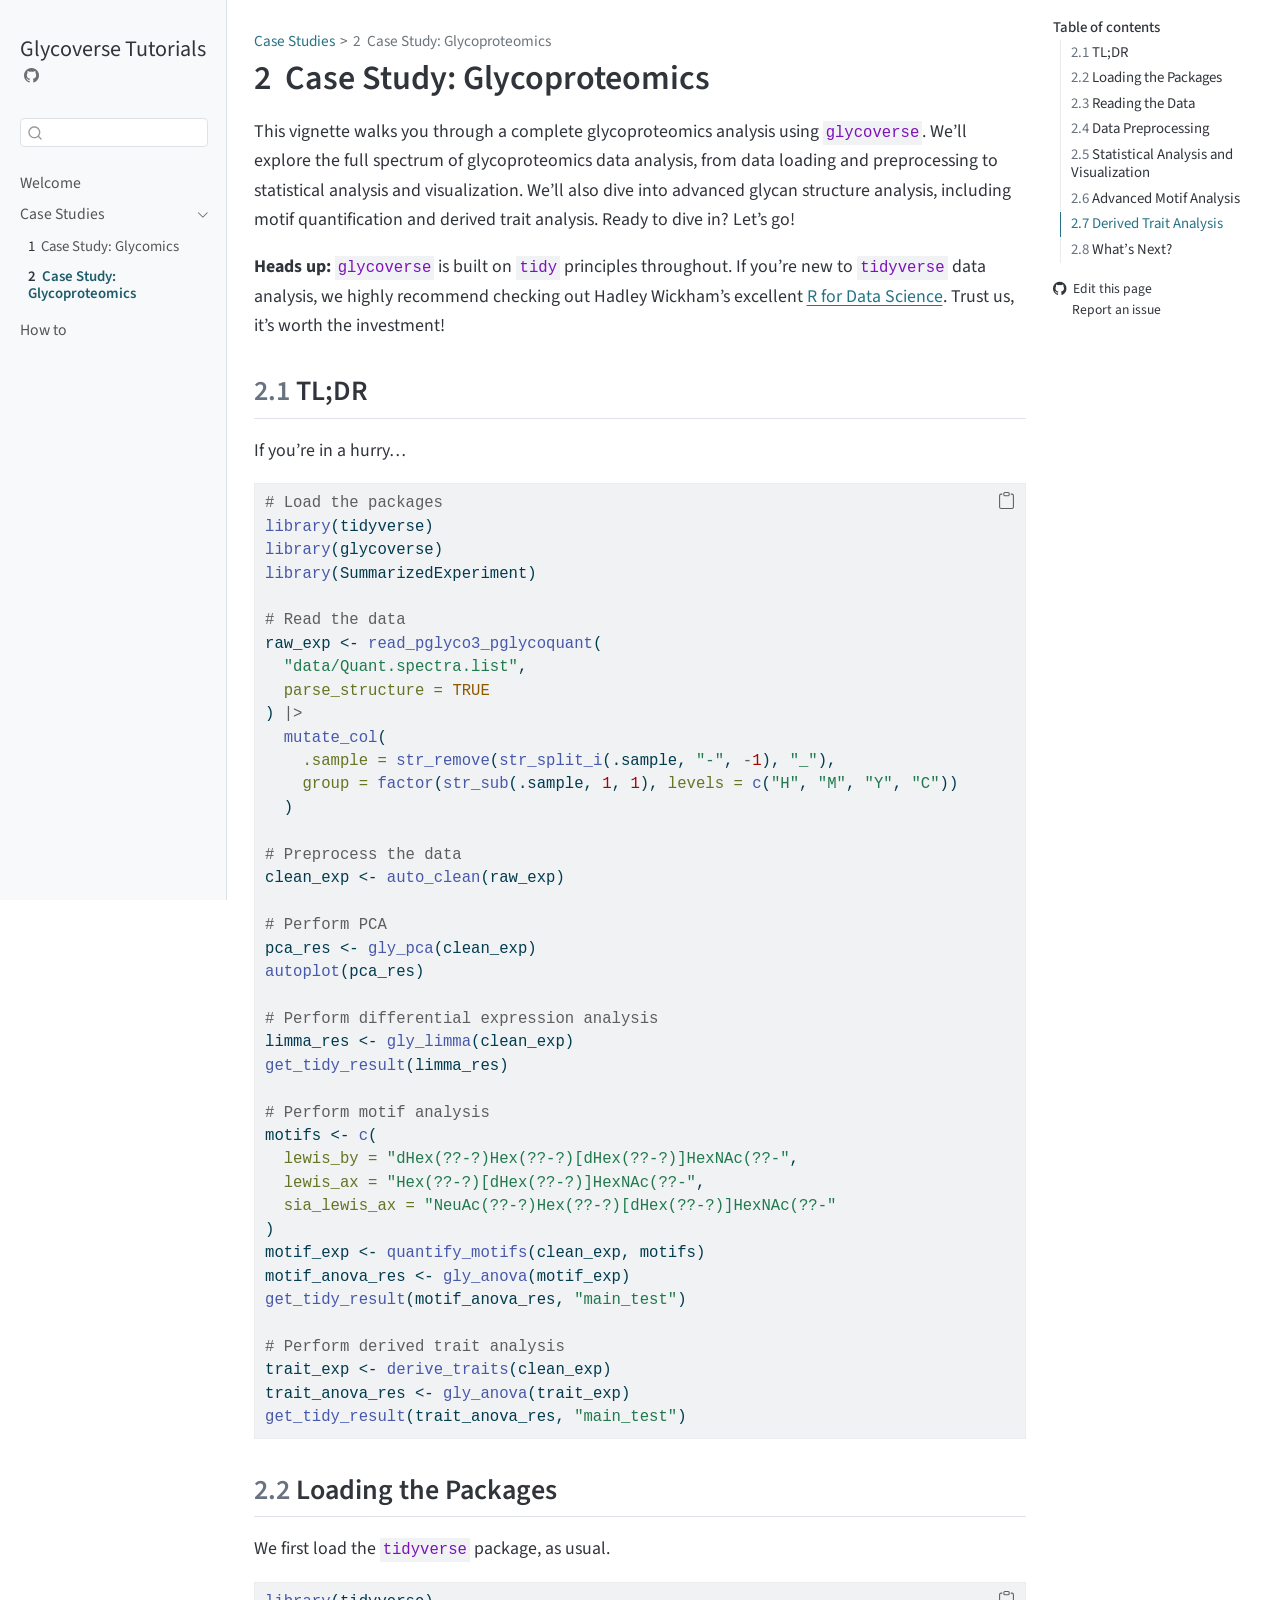
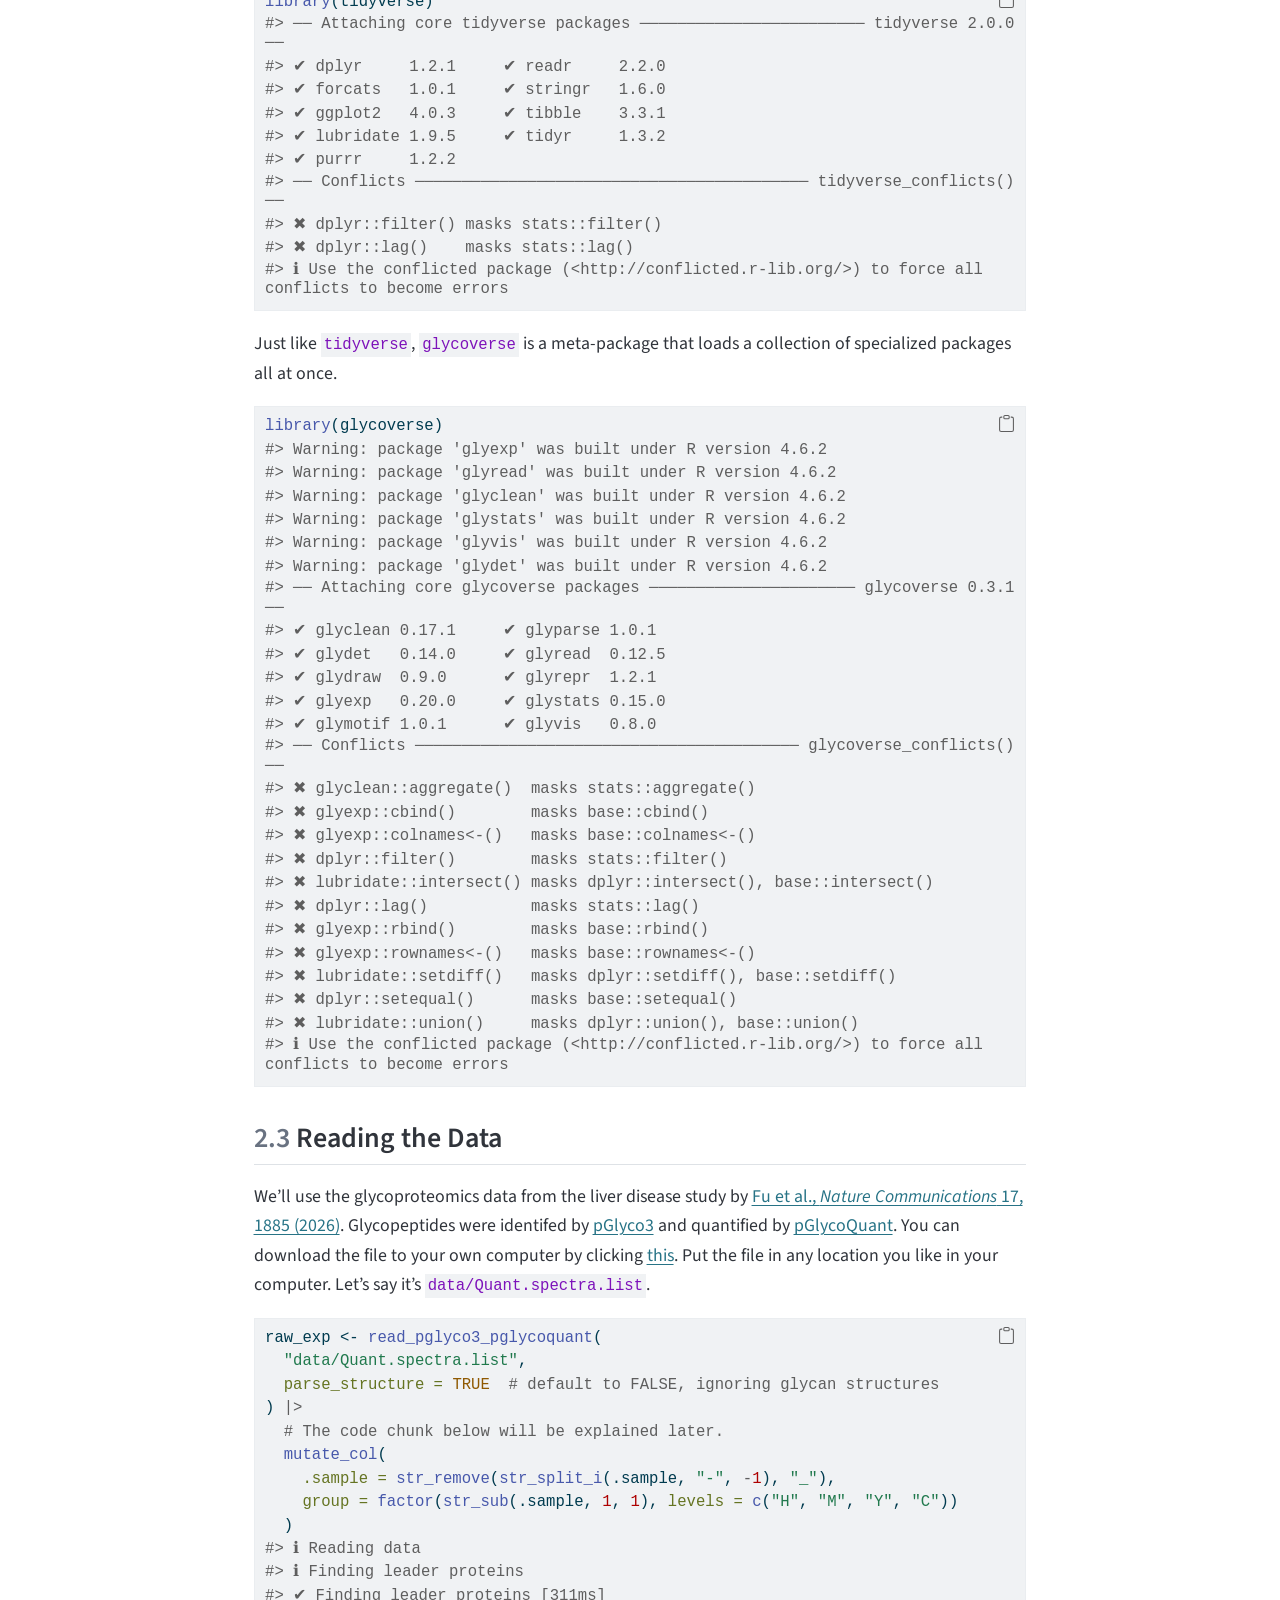
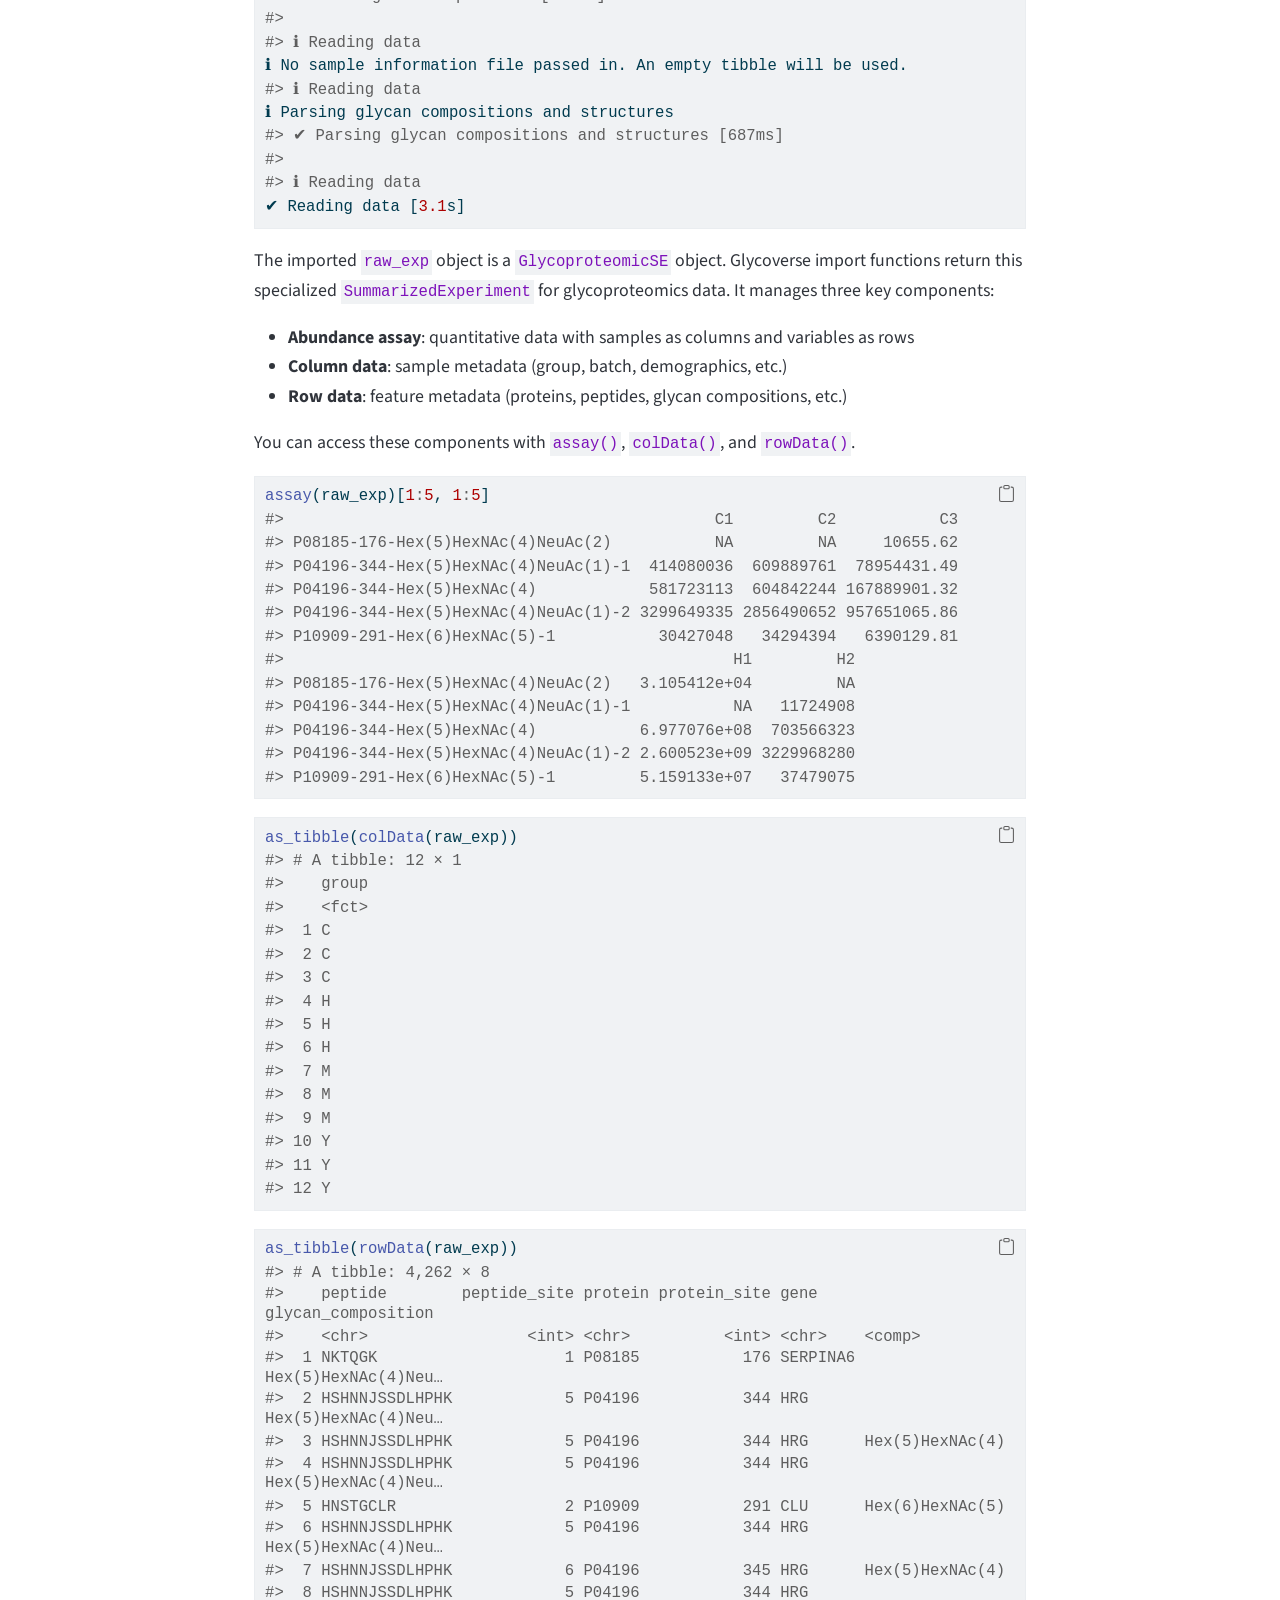
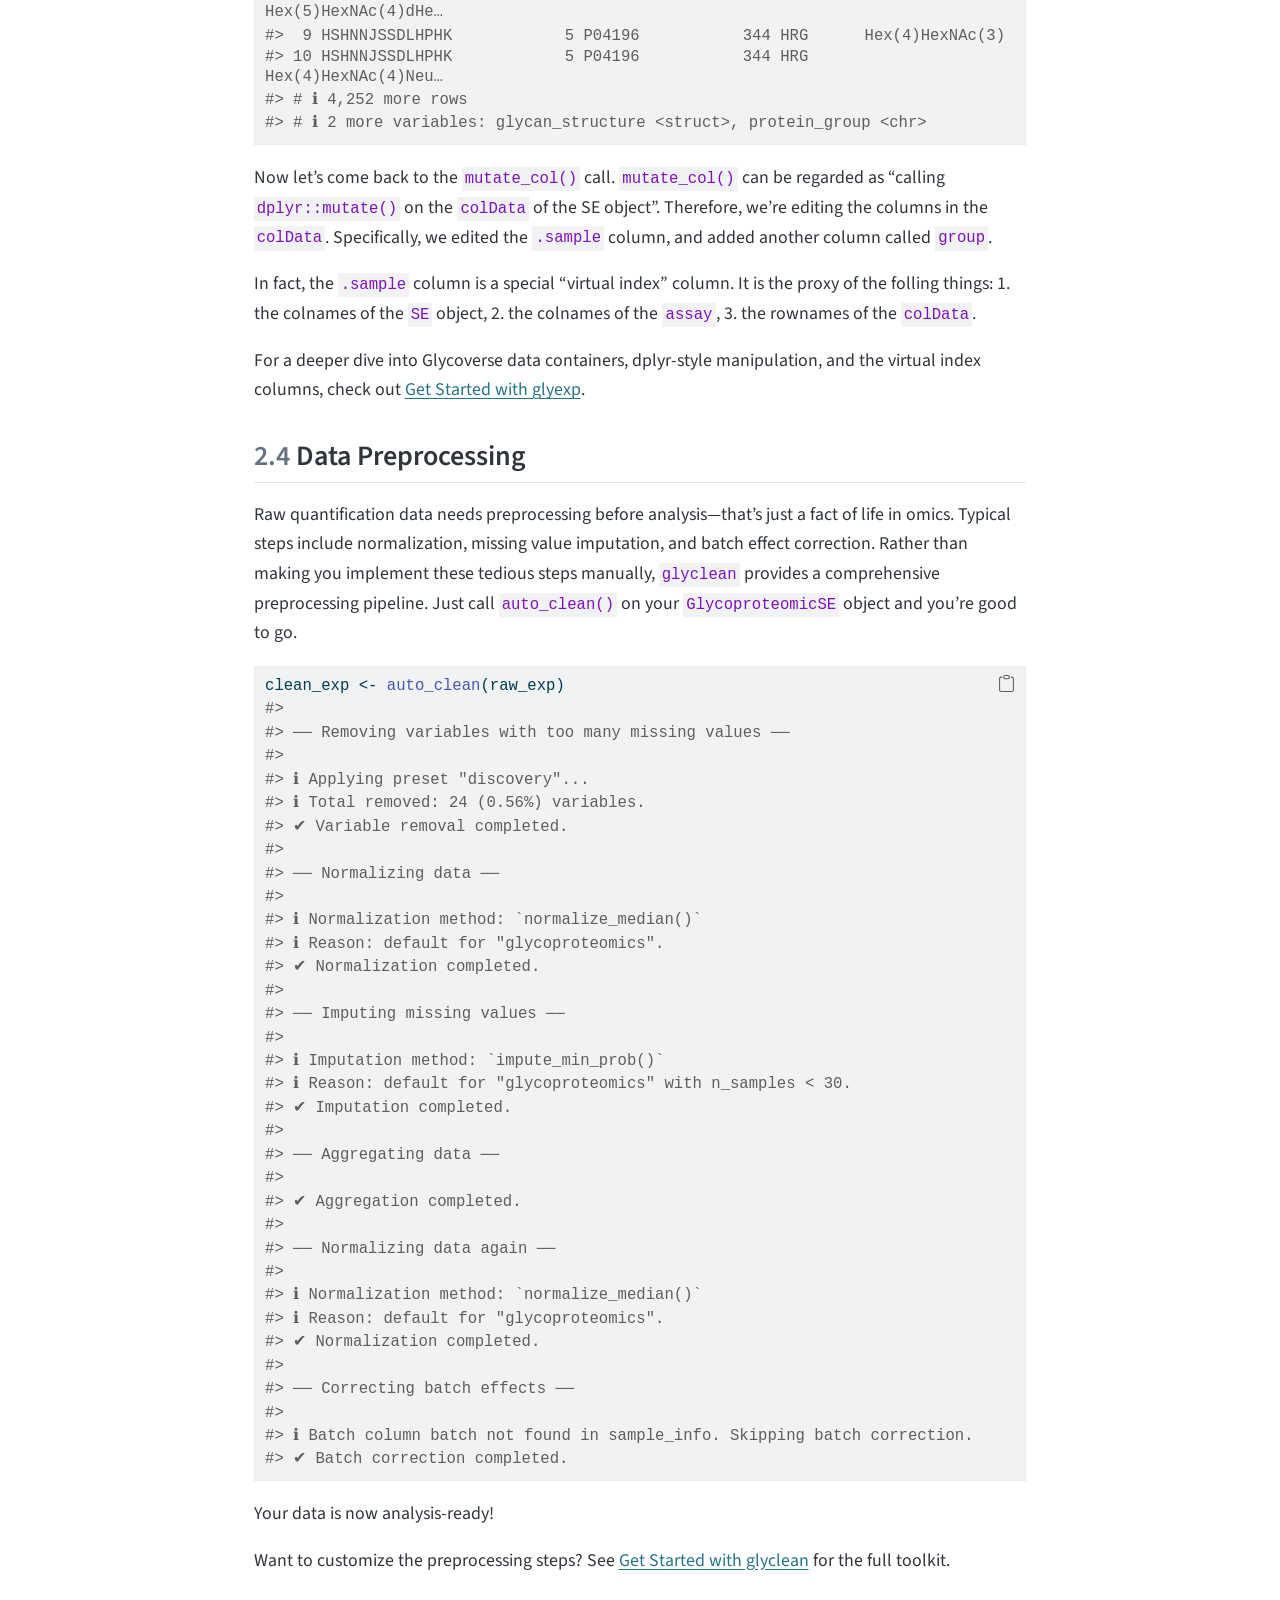
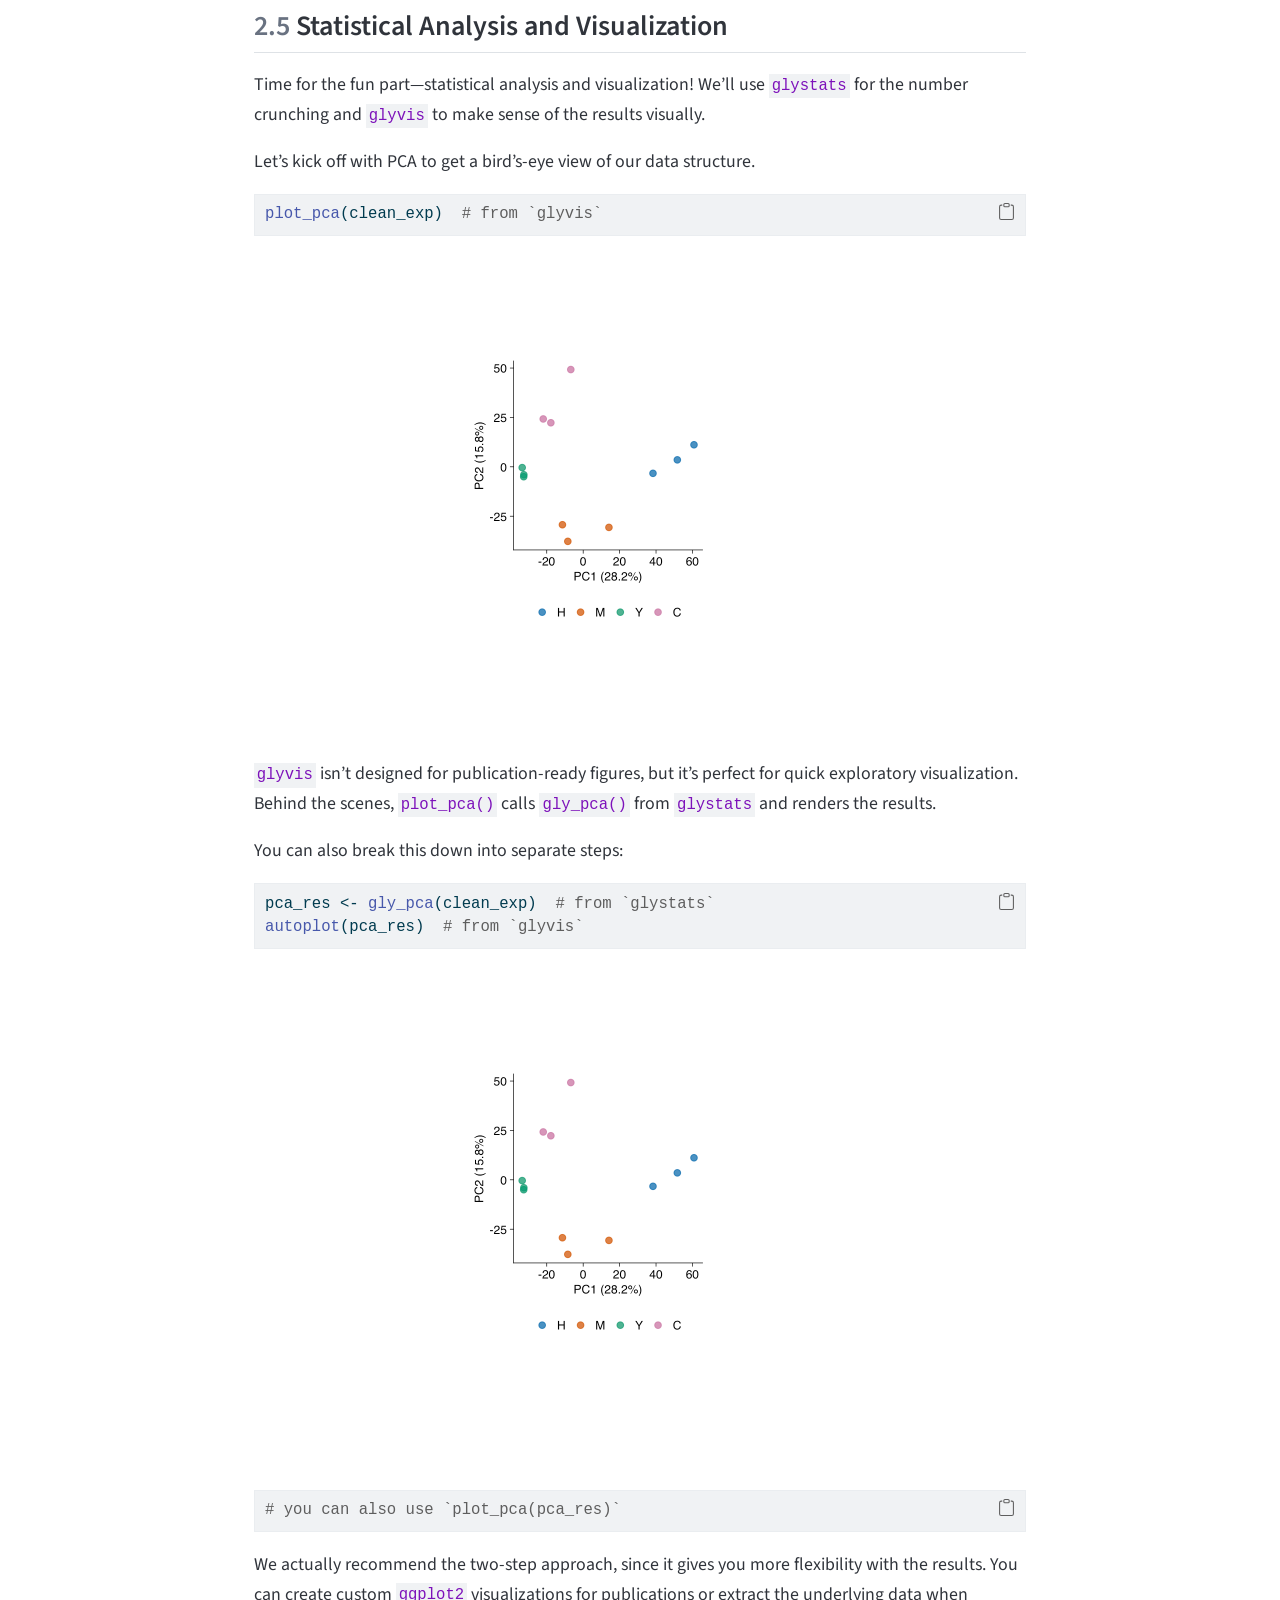
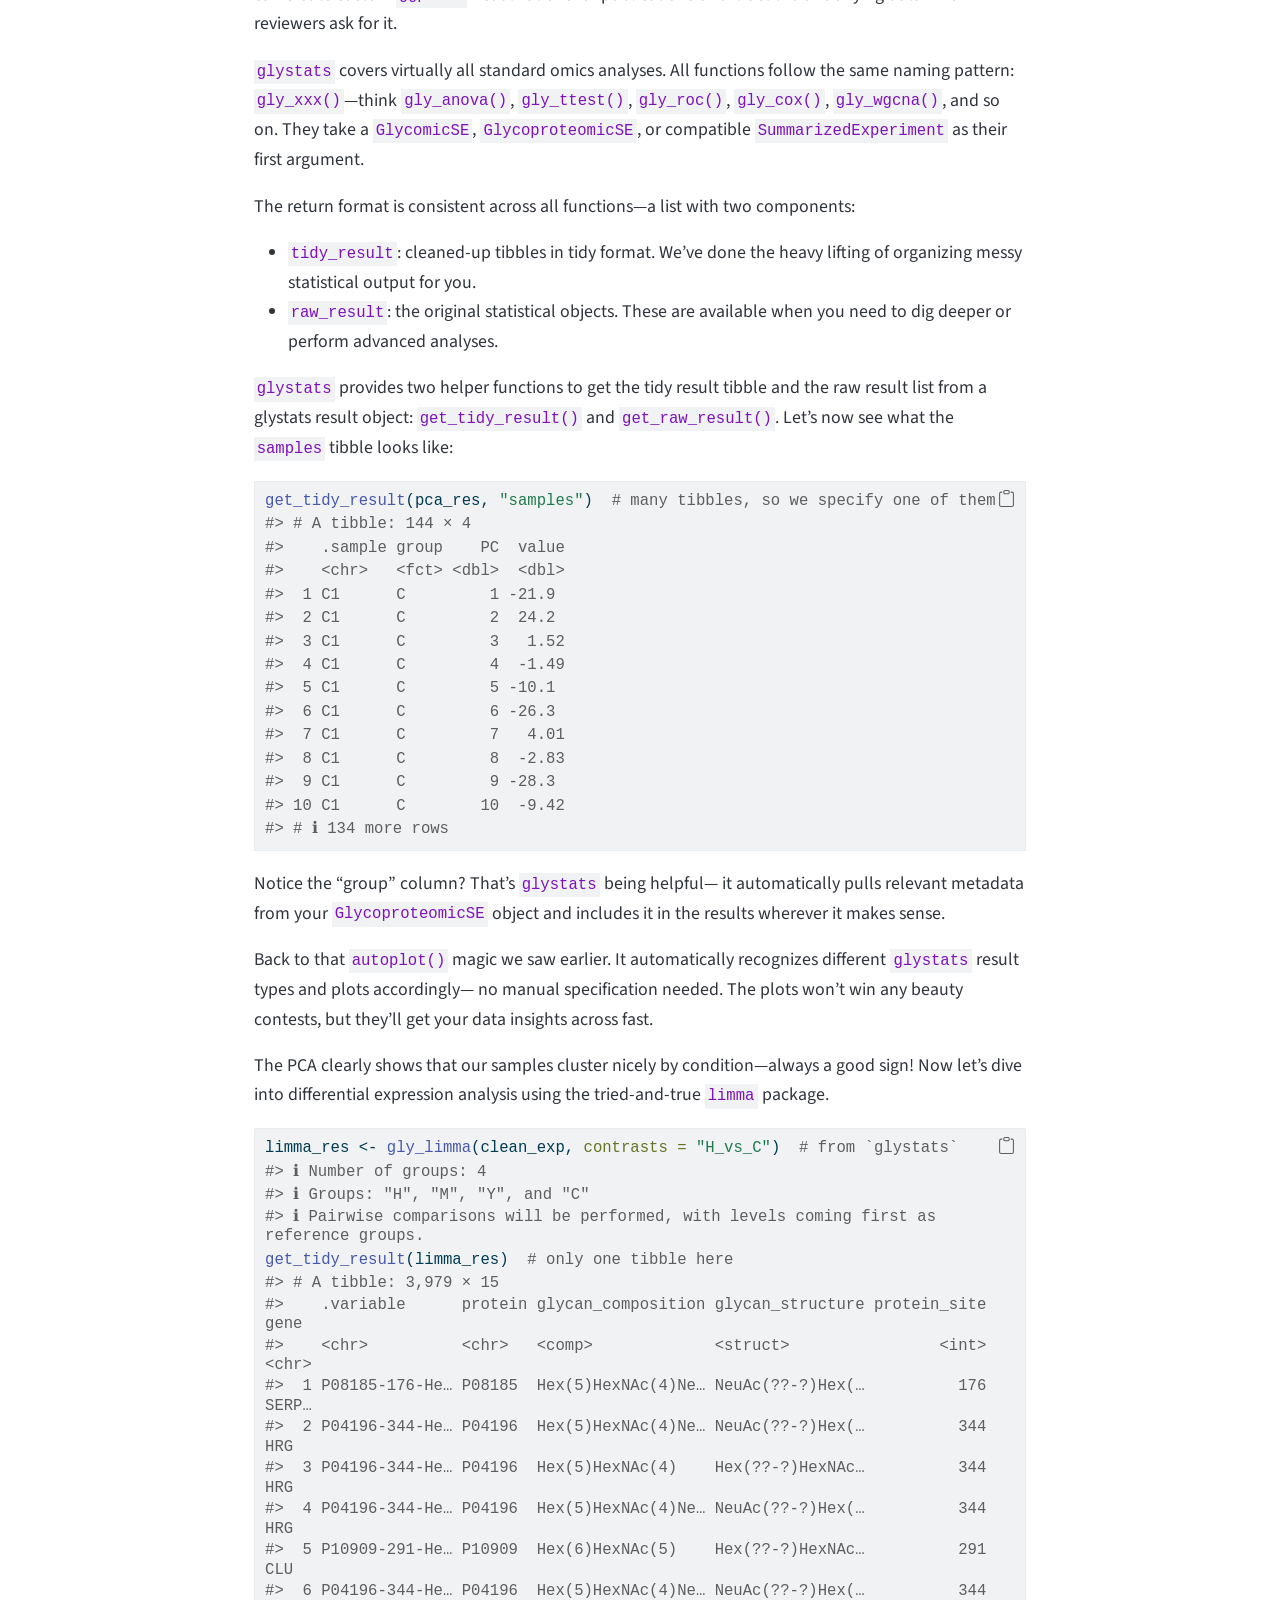
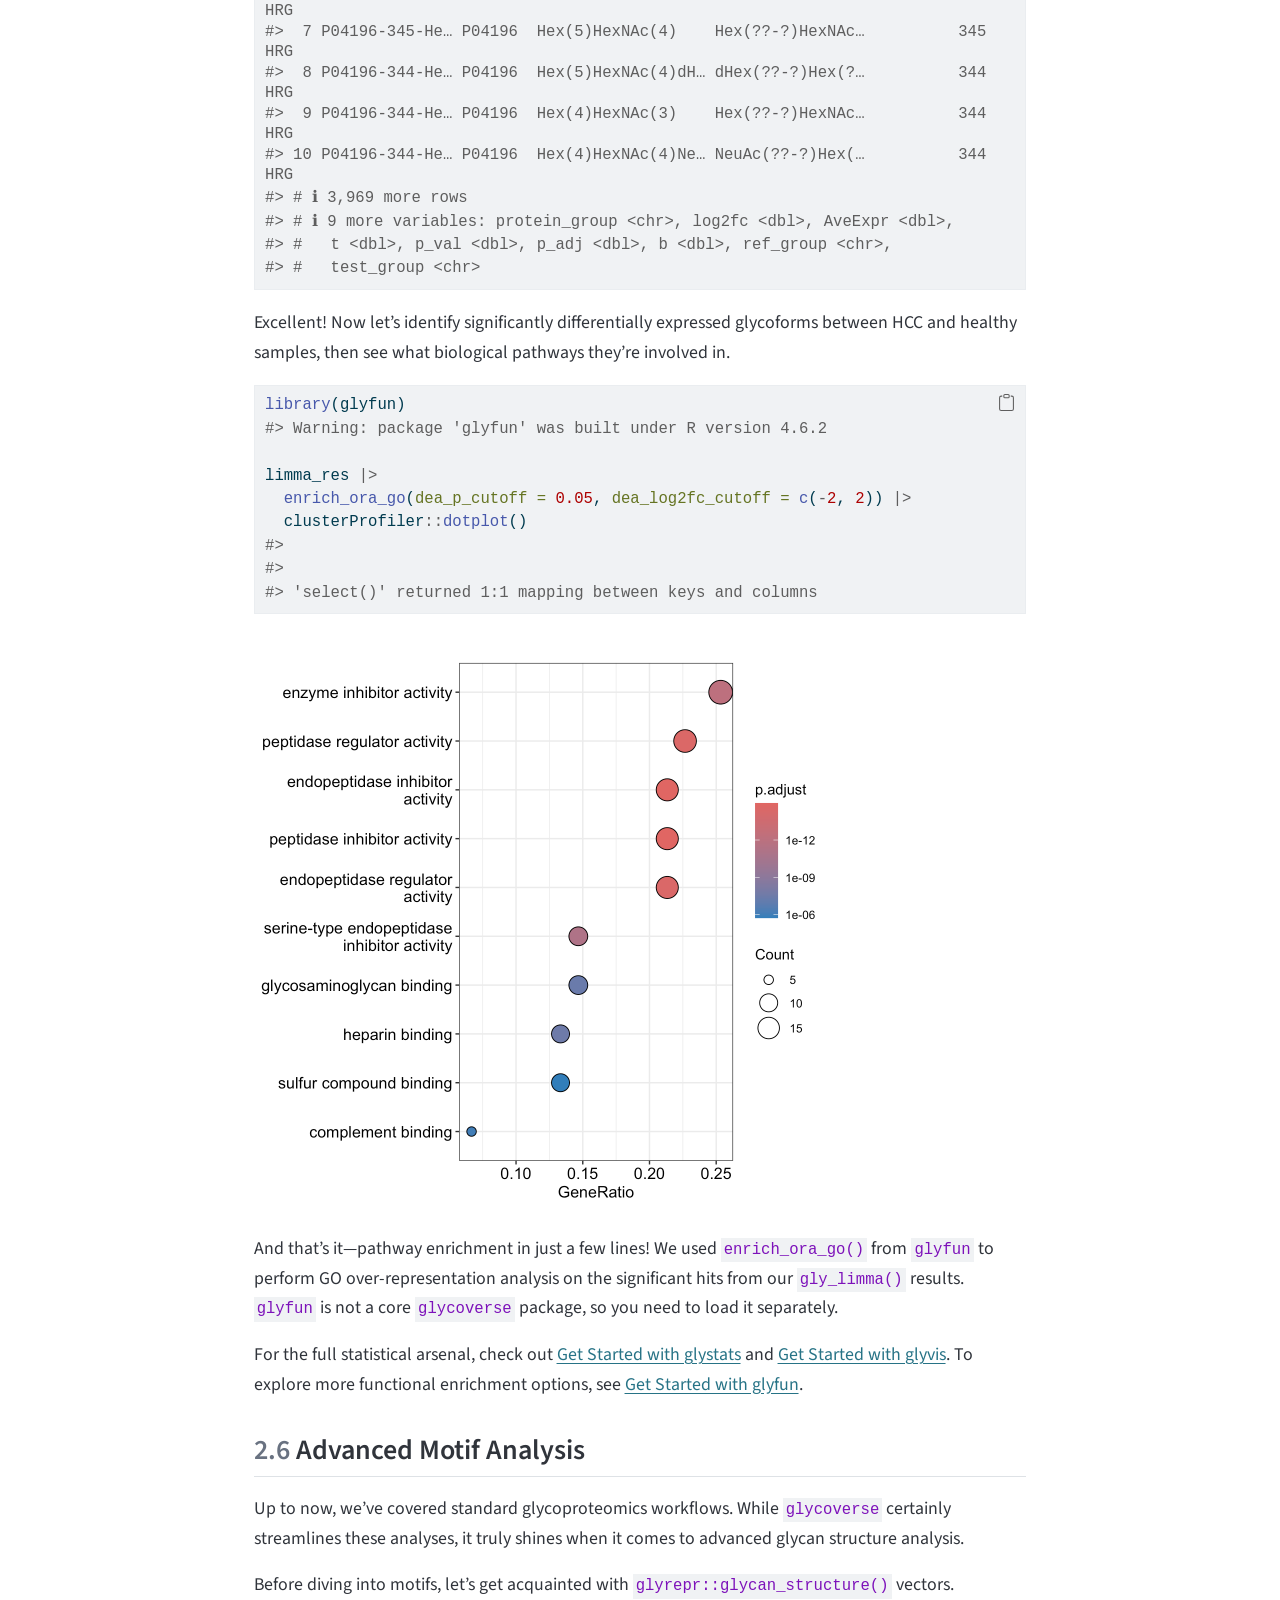
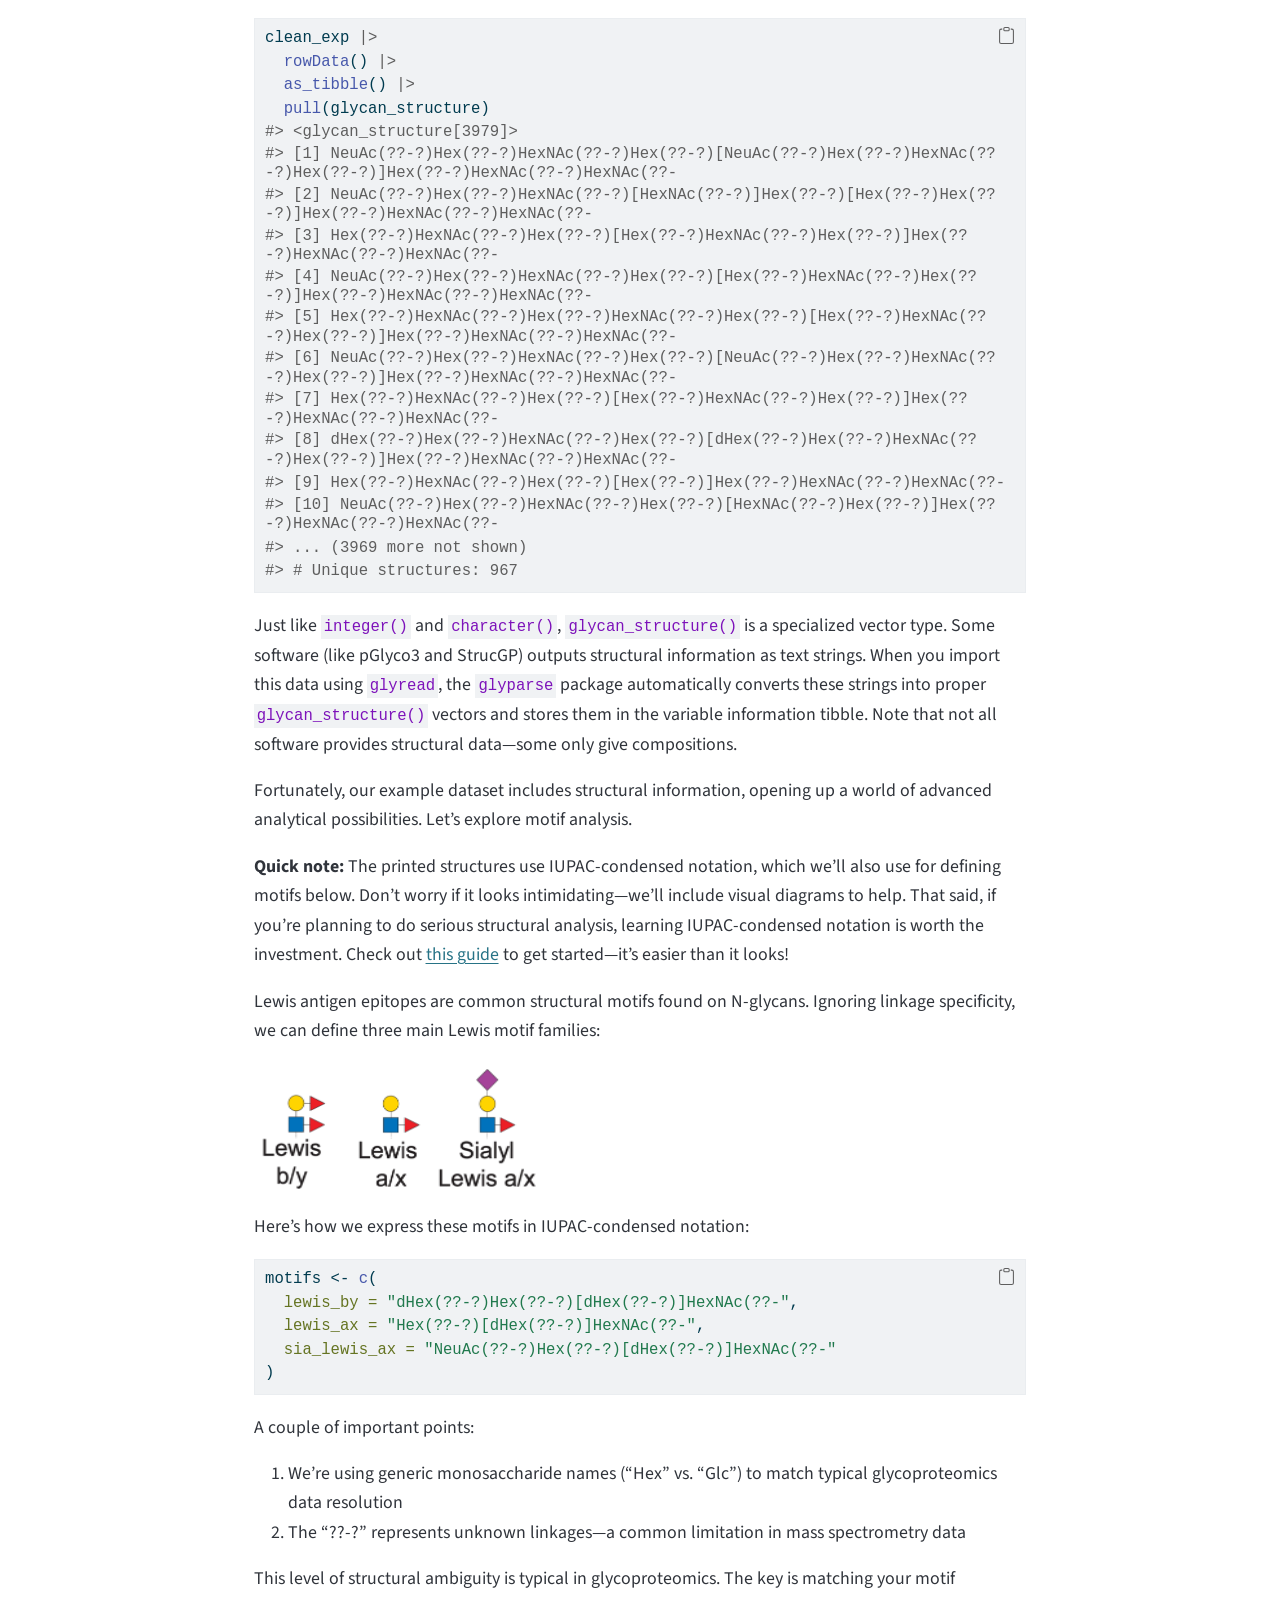
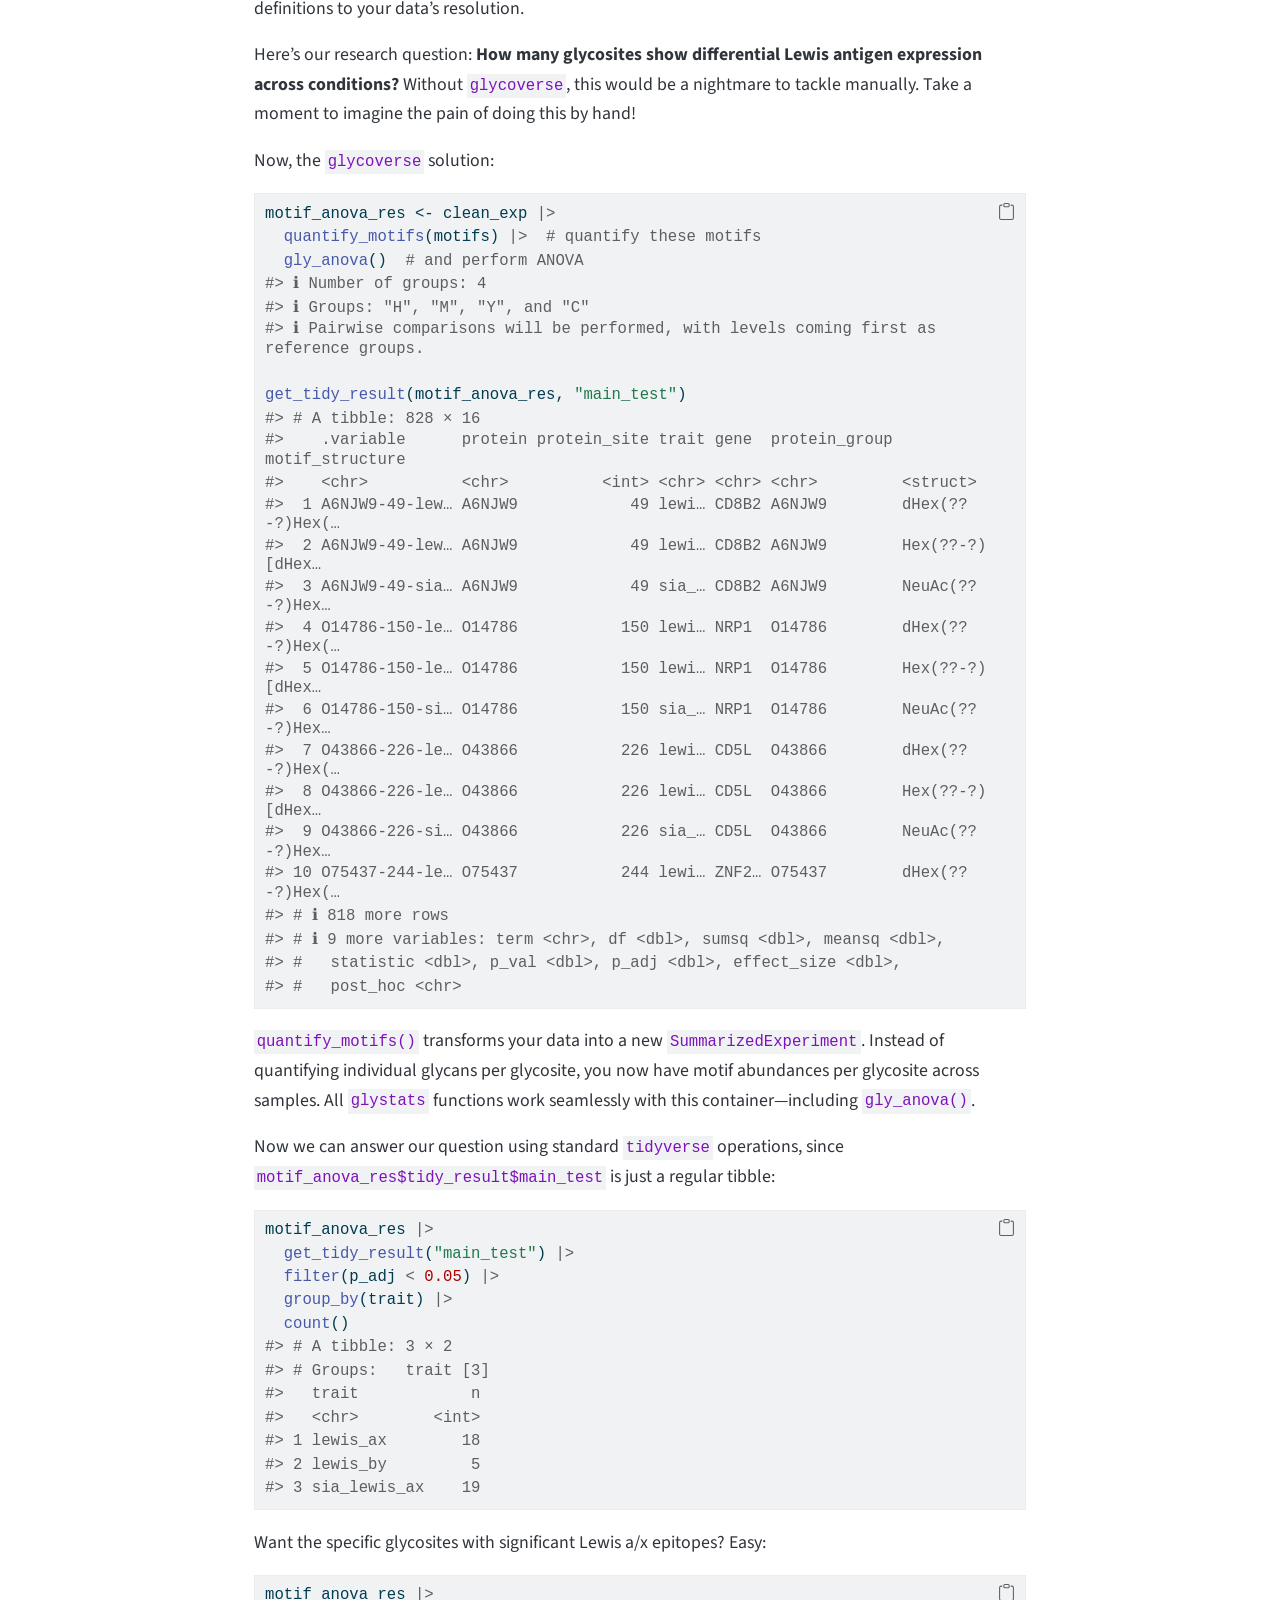
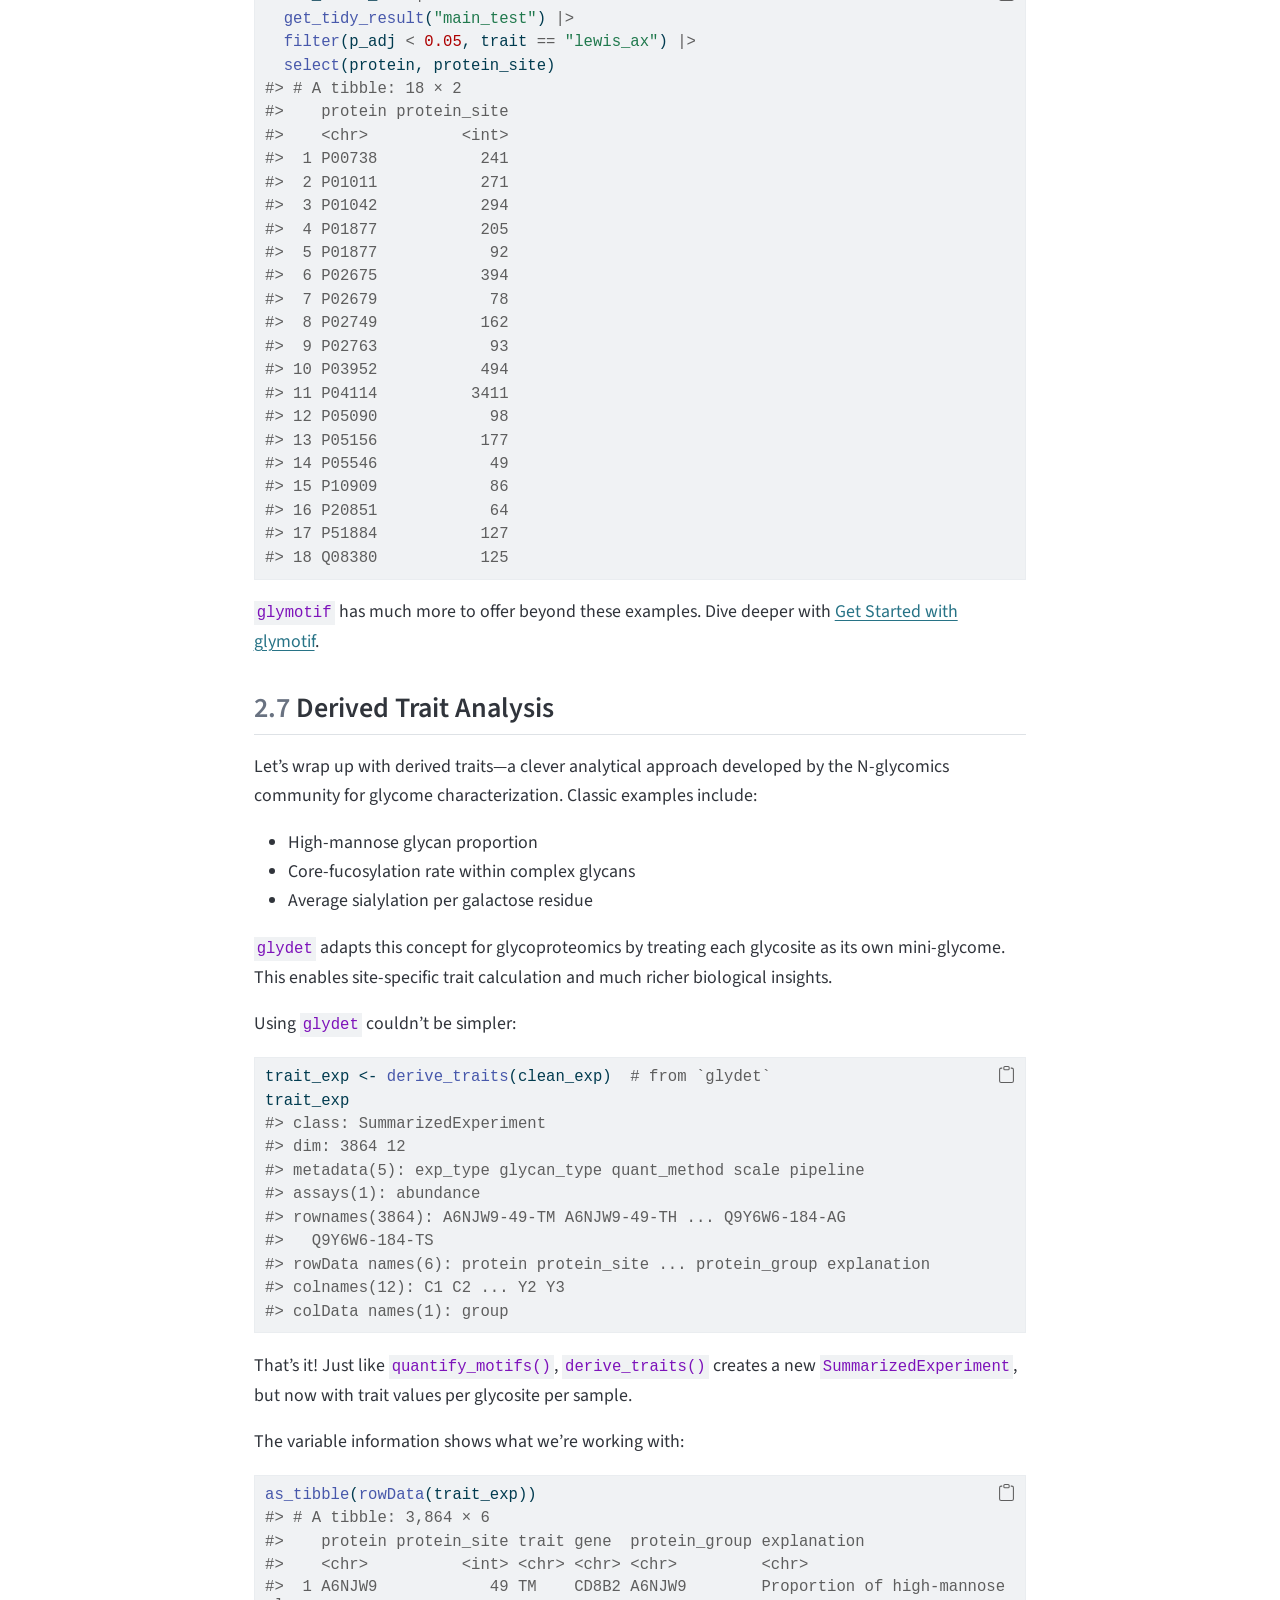
<file: docs/tutorials/glycoproteomics.html>
<!DOCTYPE html>
<html xmlns="http://www.w3.org/1999/xhtml" lang="en" xml:lang="en"><head>

<meta charset="utf-8">
<meta name="generator" content="quarto-1.8.26">

<meta name="viewport" content="width=device-width, initial-scale=1.0, user-scalable=yes">

<meta name="description" content="An end-to-end glycoproteomics analysis with Glycoverse.">

<title>2&nbsp; Case Study: Glycoproteomics – Glycoverse Tutorials</title>
<style>
code{white-space: pre-wrap;}
span.smallcaps{font-variant: small-caps;}
div.columns{display: flex; gap: min(4vw, 1.5em);}
div.column{flex: auto; overflow-x: auto;}
div.hanging-indent{margin-left: 1.5em; text-indent: -1.5em;}
ul.task-list{list-style: none;}
ul.task-list li input[type="checkbox"] {
  width: 0.8em;
  margin: 0 0.8em 0.2em -1em; /* quarto-specific, see https://github.com/quarto-dev/quarto-cli/issues/4556 */ 
  vertical-align: middle;
}
/* CSS for syntax highlighting */
html { -webkit-text-size-adjust: 100%; }
pre > code.sourceCode { white-space: pre; position: relative; }
pre > code.sourceCode > span { display: inline-block; line-height: 1.25; }
pre > code.sourceCode > span:empty { height: 1.2em; }
.sourceCode { overflow: visible; }
code.sourceCode > span { color: inherit; text-decoration: inherit; }
div.sourceCode { margin: 1em 0; }
pre.sourceCode { margin: 0; }
@media screen {
div.sourceCode { overflow: auto; }
}
@media print {
pre > code.sourceCode { white-space: pre-wrap; }
pre > code.sourceCode > span { text-indent: -5em; padding-left: 5em; }
}
pre.numberSource code
  { counter-reset: source-line 0; }
pre.numberSource code > span
  { position: relative; left: -4em; counter-increment: source-line; }
pre.numberSource code > span > a:first-child::before
  { content: counter(source-line);
    position: relative; left: -1em; text-align: right; vertical-align: baseline;
    border: none; display: inline-block;
    -webkit-touch-callout: none; -webkit-user-select: none;
    -khtml-user-select: none; -moz-user-select: none;
    -ms-user-select: none; user-select: none;
    padding: 0 4px; width: 4em;
  }
pre.numberSource { margin-left: 3em;  padding-left: 4px; }
div.sourceCode
  {   }
@media screen {
pre > code.sourceCode > span > a:first-child::before { text-decoration: underline; }
}
</style>


<script src="../site_libs/quarto-nav/quarto-nav.js"></script>
<script src="../site_libs/quarto-nav/headroom.min.js"></script>
<script src="../site_libs/clipboard/clipboard.min.js"></script>
<script src="../site_libs/quarto-search/autocomplete.umd.js"></script>
<script src="../site_libs/quarto-search/fuse.min.js"></script>
<script src="../site_libs/quarto-search/quarto-search.js"></script>
<meta name="quarto:offset" content="../">
<link href="../how-to/index.html" rel="next">
<link href="../tutorials/glycomics.html" rel="prev">
<script src="../site_libs/quarto-html/quarto.js" type="module"></script>
<script src="../site_libs/quarto-html/tabsets/tabsets.js" type="module"></script>
<script src="../site_libs/quarto-html/axe/axe-check.js" type="module"></script>
<script src="../site_libs/quarto-html/popper.min.js"></script>
<script src="../site_libs/quarto-html/tippy.umd.min.js"></script>
<script src="../site_libs/quarto-html/anchor.min.js"></script>
<link href="../site_libs/quarto-html/tippy.css" rel="stylesheet">
<link href="../site_libs/quarto-html/quarto-syntax-highlighting-587c61ba64f3a5504c4d52d930310e48.css" rel="stylesheet" id="quarto-text-highlighting-styles">
<script src="../site_libs/bootstrap/bootstrap.min.js"></script>
<link href="../site_libs/bootstrap/bootstrap-icons.css" rel="stylesheet">
<link href="../site_libs/bootstrap/bootstrap-68a4ba8274cf32ebf416ef062241ecf4.min.css" rel="stylesheet" append-hash="true" id="quarto-bootstrap" data-mode="light">
<script id="quarto-search-options" type="application/json">{
  "location": "sidebar",
  "copy-button": false,
  "collapse-after": 3,
  "panel-placement": "start",
  "type": "textbox",
  "limit": 50,
  "keyboard-shortcut": [
    "f",
    "/",
    "s"
  ],
  "show-item-context": false,
  "language": {
    "search-no-results-text": "No results",
    "search-matching-documents-text": "matching documents",
    "search-copy-link-title": "Copy link to search",
    "search-hide-matches-text": "Hide additional matches",
    "search-more-match-text": "more match in this document",
    "search-more-matches-text": "more matches in this document",
    "search-clear-button-title": "Clear",
    "search-text-placeholder": "",
    "search-detached-cancel-button-title": "Cancel",
    "search-submit-button-title": "Submit",
    "search-label": "Search"
  }
}</script>


</head>

<body class="nav-sidebar docked quarto-light">

<div id="quarto-search-results"></div>
  <header id="quarto-header" class="headroom fixed-top">
  <nav class="quarto-secondary-nav">
    <div class="container-fluid d-flex">
      <button type="button" class="quarto-btn-toggle btn" data-bs-toggle="collapse" role="button" data-bs-target=".quarto-sidebar-collapse-item" aria-controls="quarto-sidebar" aria-expanded="false" aria-label="Toggle sidebar navigation" onclick="if (window.quartoToggleHeadroom) { window.quartoToggleHeadroom(); }">
        <i class="bi bi-layout-text-sidebar-reverse"></i>
      </button>
        <nav class="quarto-page-breadcrumbs" aria-label="breadcrumb"><ol class="breadcrumb"><li class="breadcrumb-item"><a href="../case-studies/index.html">Case Studies</a></li><li class="breadcrumb-item"><a href="../tutorials/glycoproteomics.html"><span class="chapter-number">2</span>&nbsp; <span class="chapter-title">Case Study: Glycoproteomics</span></a></li></ol></nav>
        <a class="flex-grow-1" role="navigation" data-bs-toggle="collapse" data-bs-target=".quarto-sidebar-collapse-item" aria-controls="quarto-sidebar" aria-expanded="false" aria-label="Toggle sidebar navigation" onclick="if (window.quartoToggleHeadroom) { window.quartoToggleHeadroom(); }">      
        </a>
      <button type="button" class="btn quarto-search-button" aria-label="Search" onclick="window.quartoOpenSearch();">
        <i class="bi bi-search"></i>
      </button>
    </div>
  </nav>
</header>
<!-- content -->
<div id="quarto-content" class="quarto-container page-columns page-rows-contents page-layout-article">
<!-- sidebar -->
  <nav id="quarto-sidebar" class="sidebar collapse collapse-horizontal quarto-sidebar-collapse-item sidebar-navigation docked overflow-auto">
    <div class="pt-lg-2 mt-2 text-left sidebar-header">
    <div class="sidebar-title mb-0 py-0">
      <a href="../">Glycoverse Tutorials</a> 
        <div class="sidebar-tools-main">
    <a href="https://github.com/glycoverse/glycoverse-tutorial" title="Source Code" class="quarto-navigation-tool px-1" aria-label="Source Code"><i class="bi bi-github"></i></a>
</div>
    </div>
      </div>
        <div class="mt-2 flex-shrink-0 align-items-center">
        <div class="sidebar-search">
        <div id="quarto-search" class="" title="Search"></div>
        </div>
        </div>
    <div class="sidebar-menu-container"> 
    <ul class="list-unstyled mt-1">
        <li class="sidebar-item">
  <div class="sidebar-item-container"> 
  <a href="../index.html" class="sidebar-item-text sidebar-link">
 <span class="menu-text">Welcome</span></a>
  </div>
</li>
        <li class="sidebar-item sidebar-item-section">
      <div class="sidebar-item-container"> 
            <a href="../case-studies/index.html" class="sidebar-item-text sidebar-link">
 <span class="menu-text">Case Studies</span></a>
          <a class="sidebar-item-toggle text-start" data-bs-toggle="collapse" data-bs-target="#quarto-sidebar-section-1" role="navigation" aria-expanded="true" aria-label="Toggle section">
            <i class="bi bi-chevron-right ms-2"></i>
          </a> 
      </div>
      <ul id="quarto-sidebar-section-1" class="collapse list-unstyled sidebar-section depth1 show">  
          <li class="sidebar-item">
  <div class="sidebar-item-container"> 
  <a href="../tutorials/glycomics.html" class="sidebar-item-text sidebar-link">
 <span class="menu-text"><span class="chapter-number">1</span>&nbsp; <span class="chapter-title">Case Study: Glycomics</span></span></a>
  </div>
</li>
          <li class="sidebar-item">
  <div class="sidebar-item-container"> 
  <a href="../tutorials/glycoproteomics.html" class="sidebar-item-text sidebar-link active">
 <span class="menu-text"><span class="chapter-number">2</span>&nbsp; <span class="chapter-title">Case Study: Glycoproteomics</span></span></a>
  </div>
</li>
      </ul>
  </li>
        <li class="sidebar-item">
  <div class="sidebar-item-container"> 
  <a href="../how-to/index.html" class="sidebar-item-text sidebar-link">
 <span class="menu-text">How to</span></a>
  </div>
</li>
    </ul>
    </div>
</nav>
<div id="quarto-sidebar-glass" class="quarto-sidebar-collapse-item" data-bs-toggle="collapse" data-bs-target=".quarto-sidebar-collapse-item"></div>
<!-- margin-sidebar -->
    <div id="quarto-margin-sidebar" class="sidebar margin-sidebar">
        <nav id="TOC" role="doc-toc" class="toc-active">
    <h2 id="toc-title">Table of contents</h2>
   
  <ul>
  <li><a href="#tldr" id="toc-tldr" class="nav-link active" data-scroll-target="#tldr"><span class="header-section-number">2.1</span> TL;DR</a></li>
  <li><a href="#loading-the-packages" id="toc-loading-the-packages" class="nav-link" data-scroll-target="#loading-the-packages"><span class="header-section-number">2.2</span> Loading the Packages</a></li>
  <li><a href="#reading-the-data" id="toc-reading-the-data" class="nav-link" data-scroll-target="#reading-the-data"><span class="header-section-number">2.3</span> Reading the Data</a></li>
  <li><a href="#data-preprocessing" id="toc-data-preprocessing" class="nav-link" data-scroll-target="#data-preprocessing"><span class="header-section-number">2.4</span> Data Preprocessing</a></li>
  <li><a href="#statistical-analysis-and-visualization" id="toc-statistical-analysis-and-visualization" class="nav-link" data-scroll-target="#statistical-analysis-and-visualization"><span class="header-section-number">2.5</span> Statistical Analysis and Visualization</a></li>
  <li><a href="#advanced-motif-analysis" id="toc-advanced-motif-analysis" class="nav-link" data-scroll-target="#advanced-motif-analysis"><span class="header-section-number">2.6</span> Advanced Motif Analysis</a></li>
  <li><a href="#derived-trait-analysis" id="toc-derived-trait-analysis" class="nav-link" data-scroll-target="#derived-trait-analysis"><span class="header-section-number">2.7</span> Derived Trait Analysis</a></li>
  <li><a href="#whats-next" id="toc-whats-next" class="nav-link" data-scroll-target="#whats-next"><span class="header-section-number">2.8</span> What’s Next?</a></li>
  </ul>
<div class="toc-actions"><ul><li><a href="https://github.com/glycoverse/glycoverse-tutorial/edit/main/tutorials/glycoproteomics.Rmd" class="toc-action"><i class="bi bi-github"></i>Edit this page</a></li><li><a href="https://github.com/glycoverse/glycoverse-tutorial/issues/new" class="toc-action"><i class="bi empty"></i>Report an issue</a></li></ul></div></nav>
    </div>
<!-- main -->
<main class="content" id="quarto-document-content">

<header id="title-block-header" class="quarto-title-block default"><nav class="quarto-page-breadcrumbs quarto-title-breadcrumbs d-none d-lg-block" aria-label="breadcrumb"><ol class="breadcrumb"><li class="breadcrumb-item"><a href="../case-studies/index.html">Case Studies</a></li><li class="breadcrumb-item"><a href="../tutorials/glycoproteomics.html"><span class="chapter-number">2</span>&nbsp; <span class="chapter-title">Case Study: Glycoproteomics</span></a></li></ol></nav>
<div class="quarto-title">
<h1 class="title"><span class="chapter-number">2</span>&nbsp; <span class="chapter-title">Case Study: Glycoproteomics</span></h1>
</div>



<div class="quarto-title-meta">

    
  
    
  </div>
  


</header>


<p>This vignette walks you through a complete glycoproteomics analysis using <code>glycoverse</code>. We’ll explore the full spectrum of glycoproteomics data analysis, from data loading and preprocessing to statistical analysis and visualization. We’ll also dive into advanced glycan structure analysis, including motif quantification and derived trait analysis. Ready to dive in? Let’s go!</p>
<p><strong>Heads up:</strong> <code>glycoverse</code> is built on <code>tidy</code> principles throughout. If you’re new to <code>tidyverse</code> data analysis, we highly recommend checking out Hadley Wickham’s excellent <a href="https://r4ds.hadley.nz">R for Data Science</a>. Trust us, it’s worth the investment!</p>
<section id="tldr" class="level2" data-number="2.1">
<h2 data-number="2.1" class="anchored" data-anchor-id="tldr"><span class="header-section-number">2.1</span> TL;DR</h2>
<p>If you’re in a hurry…</p>
<div class="code-copy-outer-scaffold"><div class="sourceCode" id="cb1"><pre class="sourceCode r code-with-copy"><code class="sourceCode r"><span id="cb1-1"><a href="#cb1-1" aria-hidden="true" tabindex="-1"></a><span class="co"># Load the packages</span></span>
<span id="cb1-2"><a href="#cb1-2" aria-hidden="true" tabindex="-1"></a><span class="fu">library</span>(tidyverse)</span>
<span id="cb1-3"><a href="#cb1-3" aria-hidden="true" tabindex="-1"></a><span class="fu">library</span>(glycoverse)</span>
<span id="cb1-4"><a href="#cb1-4" aria-hidden="true" tabindex="-1"></a><span class="fu">library</span>(SummarizedExperiment)</span>
<span id="cb1-5"><a href="#cb1-5" aria-hidden="true" tabindex="-1"></a></span>
<span id="cb1-6"><a href="#cb1-6" aria-hidden="true" tabindex="-1"></a><span class="co"># Read the data</span></span>
<span id="cb1-7"><a href="#cb1-7" aria-hidden="true" tabindex="-1"></a>raw_exp <span class="ot">&lt;-</span> <span class="fu">read_pglyco3_pglycoquant</span>(</span>
<span id="cb1-8"><a href="#cb1-8" aria-hidden="true" tabindex="-1"></a>  <span class="st">"data/Quant.spectra.list"</span>,</span>
<span id="cb1-9"><a href="#cb1-9" aria-hidden="true" tabindex="-1"></a>  <span class="at">parse_structure =</span> <span class="cn">TRUE</span></span>
<span id="cb1-10"><a href="#cb1-10" aria-hidden="true" tabindex="-1"></a>) <span class="sc">|&gt;</span></span>
<span id="cb1-11"><a href="#cb1-11" aria-hidden="true" tabindex="-1"></a>  <span class="fu">mutate_col</span>(</span>
<span id="cb1-12"><a href="#cb1-12" aria-hidden="true" tabindex="-1"></a>    <span class="at">.sample =</span> <span class="fu">str_remove</span>(<span class="fu">str_split_i</span>(.sample, <span class="st">"-"</span>, <span class="sc">-</span><span class="dv">1</span>), <span class="st">"_"</span>),</span>
<span id="cb1-13"><a href="#cb1-13" aria-hidden="true" tabindex="-1"></a>    <span class="at">group =</span> <span class="fu">factor</span>(<span class="fu">str_sub</span>(.sample, <span class="dv">1</span>, <span class="dv">1</span>), <span class="at">levels =</span> <span class="fu">c</span>(<span class="st">"H"</span>, <span class="st">"M"</span>, <span class="st">"Y"</span>, <span class="st">"C"</span>))</span>
<span id="cb1-14"><a href="#cb1-14" aria-hidden="true" tabindex="-1"></a>  )</span>
<span id="cb1-15"><a href="#cb1-15" aria-hidden="true" tabindex="-1"></a></span>
<span id="cb1-16"><a href="#cb1-16" aria-hidden="true" tabindex="-1"></a><span class="co"># Preprocess the data</span></span>
<span id="cb1-17"><a href="#cb1-17" aria-hidden="true" tabindex="-1"></a>clean_exp <span class="ot">&lt;-</span> <span class="fu">auto_clean</span>(raw_exp)</span>
<span id="cb1-18"><a href="#cb1-18" aria-hidden="true" tabindex="-1"></a></span>
<span id="cb1-19"><a href="#cb1-19" aria-hidden="true" tabindex="-1"></a><span class="co"># Perform PCA</span></span>
<span id="cb1-20"><a href="#cb1-20" aria-hidden="true" tabindex="-1"></a>pca_res <span class="ot">&lt;-</span> <span class="fu">gly_pca</span>(clean_exp)</span>
<span id="cb1-21"><a href="#cb1-21" aria-hidden="true" tabindex="-1"></a><span class="fu">autoplot</span>(pca_res)</span>
<span id="cb1-22"><a href="#cb1-22" aria-hidden="true" tabindex="-1"></a></span>
<span id="cb1-23"><a href="#cb1-23" aria-hidden="true" tabindex="-1"></a><span class="co"># Perform differential expression analysis</span></span>
<span id="cb1-24"><a href="#cb1-24" aria-hidden="true" tabindex="-1"></a>limma_res <span class="ot">&lt;-</span> <span class="fu">gly_limma</span>(clean_exp)</span>
<span id="cb1-25"><a href="#cb1-25" aria-hidden="true" tabindex="-1"></a><span class="fu">get_tidy_result</span>(limma_res)</span>
<span id="cb1-26"><a href="#cb1-26" aria-hidden="true" tabindex="-1"></a></span>
<span id="cb1-27"><a href="#cb1-27" aria-hidden="true" tabindex="-1"></a><span class="co"># Perform motif analysis</span></span>
<span id="cb1-28"><a href="#cb1-28" aria-hidden="true" tabindex="-1"></a>motifs <span class="ot">&lt;-</span> <span class="fu">c</span>(</span>
<span id="cb1-29"><a href="#cb1-29" aria-hidden="true" tabindex="-1"></a>  <span class="at">lewis_by =</span> <span class="st">"dHex(??-?)Hex(??-?)[dHex(??-?)]HexNAc(??-"</span>,</span>
<span id="cb1-30"><a href="#cb1-30" aria-hidden="true" tabindex="-1"></a>  <span class="at">lewis_ax =</span> <span class="st">"Hex(??-?)[dHex(??-?)]HexNAc(??-"</span>,</span>
<span id="cb1-31"><a href="#cb1-31" aria-hidden="true" tabindex="-1"></a>  <span class="at">sia_lewis_ax =</span> <span class="st">"NeuAc(??-?)Hex(??-?)[dHex(??-?)]HexNAc(??-"</span></span>
<span id="cb1-32"><a href="#cb1-32" aria-hidden="true" tabindex="-1"></a>)</span>
<span id="cb1-33"><a href="#cb1-33" aria-hidden="true" tabindex="-1"></a>motif_exp <span class="ot">&lt;-</span> <span class="fu">quantify_motifs</span>(clean_exp, motifs)</span>
<span id="cb1-34"><a href="#cb1-34" aria-hidden="true" tabindex="-1"></a>motif_anova_res <span class="ot">&lt;-</span> <span class="fu">gly_anova</span>(motif_exp)</span>
<span id="cb1-35"><a href="#cb1-35" aria-hidden="true" tabindex="-1"></a><span class="fu">get_tidy_result</span>(motif_anova_res, <span class="st">"main_test"</span>)</span>
<span id="cb1-36"><a href="#cb1-36" aria-hidden="true" tabindex="-1"></a></span>
<span id="cb1-37"><a href="#cb1-37" aria-hidden="true" tabindex="-1"></a><span class="co"># Perform derived trait analysis</span></span>
<span id="cb1-38"><a href="#cb1-38" aria-hidden="true" tabindex="-1"></a>trait_exp <span class="ot">&lt;-</span> <span class="fu">derive_traits</span>(clean_exp)</span>
<span id="cb1-39"><a href="#cb1-39" aria-hidden="true" tabindex="-1"></a>trait_anova_res <span class="ot">&lt;-</span> <span class="fu">gly_anova</span>(trait_exp)</span>
<span id="cb1-40"><a href="#cb1-40" aria-hidden="true" tabindex="-1"></a><span class="fu">get_tidy_result</span>(trait_anova_res, <span class="st">"main_test"</span>)</span></code></pre></div><button title="Copy to Clipboard" class="code-copy-button"><i class="bi"></i></button></div>
</section>
<section id="loading-the-packages" class="level2" data-number="2.2">
<h2 data-number="2.2" class="anchored" data-anchor-id="loading-the-packages"><span class="header-section-number">2.2</span> Loading the Packages</h2>
<p>We first load the <code>tidyverse</code> package, as usual.</p>
<div class="cell">
<div class="code-copy-outer-scaffold"><div class="sourceCode cell-code" id="cb2"><pre class="sourceCode r code-with-copy"><code class="sourceCode r"><span id="cb2-1"><a href="#cb2-1" aria-hidden="true" tabindex="-1"></a><span class="fu">library</span>(tidyverse)</span>
<span id="cb2-2"><a href="#cb2-2" aria-hidden="true" tabindex="-1"></a><span class="co">#&gt; ── Attaching core tidyverse packages ──────────────────────── tidyverse 2.0.0 ──</span></span>
<span id="cb2-3"><a href="#cb2-3" aria-hidden="true" tabindex="-1"></a><span class="co">#&gt; ✔ dplyr     1.2.1     ✔ readr     2.2.0</span></span>
<span id="cb2-4"><a href="#cb2-4" aria-hidden="true" tabindex="-1"></a><span class="co">#&gt; ✔ forcats   1.0.1     ✔ stringr   1.6.0</span></span>
<span id="cb2-5"><a href="#cb2-5" aria-hidden="true" tabindex="-1"></a><span class="co">#&gt; ✔ ggplot2   4.0.3     ✔ tibble    3.3.1</span></span>
<span id="cb2-6"><a href="#cb2-6" aria-hidden="true" tabindex="-1"></a><span class="co">#&gt; ✔ lubridate 1.9.5     ✔ tidyr     1.3.2</span></span>
<span id="cb2-7"><a href="#cb2-7" aria-hidden="true" tabindex="-1"></a><span class="co">#&gt; ✔ purrr     1.2.2     </span></span>
<span id="cb2-8"><a href="#cb2-8" aria-hidden="true" tabindex="-1"></a><span class="co">#&gt; ── Conflicts ────────────────────────────────────────── tidyverse_conflicts() ──</span></span>
<span id="cb2-9"><a href="#cb2-9" aria-hidden="true" tabindex="-1"></a><span class="co">#&gt; ✖ dplyr::filter() masks stats::filter()</span></span>
<span id="cb2-10"><a href="#cb2-10" aria-hidden="true" tabindex="-1"></a><span class="co">#&gt; ✖ dplyr::lag()    masks stats::lag()</span></span>
<span id="cb2-11"><a href="#cb2-11" aria-hidden="true" tabindex="-1"></a><span class="co">#&gt; ℹ Use the conflicted package (&lt;http://conflicted.r-lib.org/&gt;) to force all conflicts to become errors</span></span></code></pre></div><button title="Copy to Clipboard" class="code-copy-button"><i class="bi"></i></button></div>
</div>
<p>Just like <code>tidyverse</code>, <code>glycoverse</code> is a meta-package that loads a collection of specialized packages all at once.</p>
<div class="cell">
<div class="code-copy-outer-scaffold"><div class="sourceCode cell-code" id="cb3"><pre class="sourceCode r code-with-copy"><code class="sourceCode r"><span id="cb3-1"><a href="#cb3-1" aria-hidden="true" tabindex="-1"></a><span class="fu">library</span>(glycoverse)</span>
<span id="cb3-2"><a href="#cb3-2" aria-hidden="true" tabindex="-1"></a><span class="co">#&gt; Warning: package 'glyexp' was built under R version 4.6.2</span></span>
<span id="cb3-3"><a href="#cb3-3" aria-hidden="true" tabindex="-1"></a><span class="co">#&gt; Warning: package 'glyread' was built under R version 4.6.2</span></span>
<span id="cb3-4"><a href="#cb3-4" aria-hidden="true" tabindex="-1"></a><span class="co">#&gt; Warning: package 'glyclean' was built under R version 4.6.2</span></span>
<span id="cb3-5"><a href="#cb3-5" aria-hidden="true" tabindex="-1"></a><span class="co">#&gt; Warning: package 'glystats' was built under R version 4.6.2</span></span>
<span id="cb3-6"><a href="#cb3-6" aria-hidden="true" tabindex="-1"></a><span class="co">#&gt; Warning: package 'glyvis' was built under R version 4.6.2</span></span>
<span id="cb3-7"><a href="#cb3-7" aria-hidden="true" tabindex="-1"></a><span class="co">#&gt; Warning: package 'glydet' was built under R version 4.6.2</span></span>
<span id="cb3-8"><a href="#cb3-8" aria-hidden="true" tabindex="-1"></a><span class="co">#&gt; ── Attaching core glycoverse packages ────────────────────── glycoverse 0.3.1 ──</span></span>
<span id="cb3-9"><a href="#cb3-9" aria-hidden="true" tabindex="-1"></a><span class="co">#&gt; ✔ glyclean 0.17.1     ✔ glyparse 1.0.1 </span></span>
<span id="cb3-10"><a href="#cb3-10" aria-hidden="true" tabindex="-1"></a><span class="co">#&gt; ✔ glydet   0.14.0     ✔ glyread  0.12.5</span></span>
<span id="cb3-11"><a href="#cb3-11" aria-hidden="true" tabindex="-1"></a><span class="co">#&gt; ✔ glydraw  0.9.0      ✔ glyrepr  1.2.1 </span></span>
<span id="cb3-12"><a href="#cb3-12" aria-hidden="true" tabindex="-1"></a><span class="co">#&gt; ✔ glyexp   0.20.0     ✔ glystats 0.15.0</span></span>
<span id="cb3-13"><a href="#cb3-13" aria-hidden="true" tabindex="-1"></a><span class="co">#&gt; ✔ glymotif 1.0.1      ✔ glyvis   0.8.0 </span></span>
<span id="cb3-14"><a href="#cb3-14" aria-hidden="true" tabindex="-1"></a><span class="co">#&gt; ── Conflicts ───────────────────────────────────────── glycoverse_conflicts() ──</span></span>
<span id="cb3-15"><a href="#cb3-15" aria-hidden="true" tabindex="-1"></a><span class="co">#&gt; ✖ glyclean::aggregate()  masks stats::aggregate()</span></span>
<span id="cb3-16"><a href="#cb3-16" aria-hidden="true" tabindex="-1"></a><span class="co">#&gt; ✖ glyexp::cbind()        masks base::cbind()</span></span>
<span id="cb3-17"><a href="#cb3-17" aria-hidden="true" tabindex="-1"></a><span class="co">#&gt; ✖ glyexp::colnames&lt;-()   masks base::colnames&lt;-()</span></span>
<span id="cb3-18"><a href="#cb3-18" aria-hidden="true" tabindex="-1"></a><span class="co">#&gt; ✖ dplyr::filter()        masks stats::filter()</span></span>
<span id="cb3-19"><a href="#cb3-19" aria-hidden="true" tabindex="-1"></a><span class="co">#&gt; ✖ lubridate::intersect() masks dplyr::intersect(), base::intersect()</span></span>
<span id="cb3-20"><a href="#cb3-20" aria-hidden="true" tabindex="-1"></a><span class="co">#&gt; ✖ dplyr::lag()           masks stats::lag()</span></span>
<span id="cb3-21"><a href="#cb3-21" aria-hidden="true" tabindex="-1"></a><span class="co">#&gt; ✖ glyexp::rbind()        masks base::rbind()</span></span>
<span id="cb3-22"><a href="#cb3-22" aria-hidden="true" tabindex="-1"></a><span class="co">#&gt; ✖ glyexp::rownames&lt;-()   masks base::rownames&lt;-()</span></span>
<span id="cb3-23"><a href="#cb3-23" aria-hidden="true" tabindex="-1"></a><span class="co">#&gt; ✖ lubridate::setdiff()   masks dplyr::setdiff(), base::setdiff()</span></span>
<span id="cb3-24"><a href="#cb3-24" aria-hidden="true" tabindex="-1"></a><span class="co">#&gt; ✖ dplyr::setequal()      masks base::setequal()</span></span>
<span id="cb3-25"><a href="#cb3-25" aria-hidden="true" tabindex="-1"></a><span class="co">#&gt; ✖ lubridate::union()     masks dplyr::union(), base::union()</span></span>
<span id="cb3-26"><a href="#cb3-26" aria-hidden="true" tabindex="-1"></a><span class="co">#&gt; ℹ Use the conflicted package (&lt;http://conflicted.r-lib.org/&gt;) to force all conflicts to become errors</span></span></code></pre></div><button title="Copy to Clipboard" class="code-copy-button"><i class="bi"></i></button></div>
</div>
</section>
<section id="reading-the-data" class="level2" data-number="2.3">
<h2 data-number="2.3" class="anchored" data-anchor-id="reading-the-data"><span class="header-section-number">2.3</span> Reading the Data</h2>
<p>We’ll use the glycoproteomics data from the liver disease study by <a href="https://doi.org/10.1038/s41467-026-68579-x">Fu et al., <em>Nature Communications</em> 17, 1885 (2026)</a>. Glycopeptides were identifed by <a href="https://github.com/pFindStudio/pGlyco3">pGlyco3</a> and quantified by <a href="https://github.com/Power-Quant/pGlycoQuant">pGlycoQuant</a>. You can download the file to your own computer by clicking <a href="https://github.com/glycoverse/glycoverse-tutorial/raw/refs/heads/main/tutorials/data/Quant.spectra.list?download=1">this</a>. Put the file in any location you like in your computer. Let’s say it’s <code>data/Quant.spectra.list</code>.</p>
<div class="cell">
<div class="code-copy-outer-scaffold"><div class="sourceCode cell-code" id="cb4"><pre class="sourceCode r code-with-copy"><code class="sourceCode r"><span id="cb4-1"><a href="#cb4-1" aria-hidden="true" tabindex="-1"></a>raw_exp <span class="ot">&lt;-</span> <span class="fu">read_pglyco3_pglycoquant</span>(</span>
<span id="cb4-2"><a href="#cb4-2" aria-hidden="true" tabindex="-1"></a>  <span class="st">"data/Quant.spectra.list"</span>,</span>
<span id="cb4-3"><a href="#cb4-3" aria-hidden="true" tabindex="-1"></a>  <span class="at">parse_structure =</span> <span class="cn">TRUE</span>  <span class="co"># default to FALSE, ignoring glycan structures</span></span>
<span id="cb4-4"><a href="#cb4-4" aria-hidden="true" tabindex="-1"></a>) <span class="sc">|&gt;</span></span>
<span id="cb4-5"><a href="#cb4-5" aria-hidden="true" tabindex="-1"></a>  <span class="co"># The code chunk below will be explained later.</span></span>
<span id="cb4-6"><a href="#cb4-6" aria-hidden="true" tabindex="-1"></a>  <span class="fu">mutate_col</span>(</span>
<span id="cb4-7"><a href="#cb4-7" aria-hidden="true" tabindex="-1"></a>    <span class="at">.sample =</span> <span class="fu">str_remove</span>(<span class="fu">str_split_i</span>(.sample, <span class="st">"-"</span>, <span class="sc">-</span><span class="dv">1</span>), <span class="st">"_"</span>),</span>
<span id="cb4-8"><a href="#cb4-8" aria-hidden="true" tabindex="-1"></a>    <span class="at">group =</span> <span class="fu">factor</span>(<span class="fu">str_sub</span>(.sample, <span class="dv">1</span>, <span class="dv">1</span>), <span class="at">levels =</span> <span class="fu">c</span>(<span class="st">"H"</span>, <span class="st">"M"</span>, <span class="st">"Y"</span>, <span class="st">"C"</span>))</span>
<span id="cb4-9"><a href="#cb4-9" aria-hidden="true" tabindex="-1"></a>  )</span>
<span id="cb4-10"><a href="#cb4-10" aria-hidden="true" tabindex="-1"></a><span class="co">#&gt; ℹ Reading data</span></span>
<span id="cb4-11"><a href="#cb4-11" aria-hidden="true" tabindex="-1"></a><span class="co">#&gt; ℹ Finding leader proteins</span></span>
<span id="cb4-12"><a href="#cb4-12" aria-hidden="true" tabindex="-1"></a><span class="co">#&gt; ✔ Finding leader proteins [311ms]</span></span>
<span id="cb4-13"><a href="#cb4-13" aria-hidden="true" tabindex="-1"></a><span class="co">#&gt; </span></span>
<span id="cb4-14"><a href="#cb4-14" aria-hidden="true" tabindex="-1"></a><span class="co">#&gt; ℹ Reading data</span></span>
<span id="cb4-15"><a href="#cb4-15" aria-hidden="true" tabindex="-1"></a>ℹ No sample information file passed in. An empty tibble will be used.</span>
<span id="cb4-16"><a href="#cb4-16" aria-hidden="true" tabindex="-1"></a><span class="co">#&gt; ℹ Reading data</span></span>
<span id="cb4-17"><a href="#cb4-17" aria-hidden="true" tabindex="-1"></a>ℹ Parsing glycan compositions and structures</span>
<span id="cb4-18"><a href="#cb4-18" aria-hidden="true" tabindex="-1"></a><span class="co">#&gt; ✔ Parsing glycan compositions and structures [687ms]</span></span>
<span id="cb4-19"><a href="#cb4-19" aria-hidden="true" tabindex="-1"></a><span class="co">#&gt; </span></span>
<span id="cb4-20"><a href="#cb4-20" aria-hidden="true" tabindex="-1"></a><span class="co">#&gt; ℹ Reading data</span></span>
<span id="cb4-21"><a href="#cb4-21" aria-hidden="true" tabindex="-1"></a>✔ Reading data [<span class="fl">3.1</span>s]</span></code></pre></div><button title="Copy to Clipboard" class="code-copy-button"><i class="bi"></i></button></div>
</div>
<p>The imported <code>raw_exp</code> object is a <code>GlycoproteomicSE</code> object. Glycoverse import functions return this specialized <code>SummarizedExperiment</code> for glycoproteomics data. It manages three key components:</p>
<ul>
<li><strong>Abundance assay</strong>: quantitative data with samples as columns and variables as rows</li>
<li><strong>Column data</strong>: sample metadata (group, batch, demographics, etc.)</li>
<li><strong>Row data</strong>: feature metadata (proteins, peptides, glycan compositions, etc.)</li>
</ul>
<p>You can access these components with <code>assay()</code>, <code>colData()</code>, and <code>rowData()</code>.</p>
<div class="cell">
<div class="code-copy-outer-scaffold"><div class="sourceCode cell-code" id="cb5"><pre class="sourceCode r code-with-copy"><code class="sourceCode r"><span id="cb5-1"><a href="#cb5-1" aria-hidden="true" tabindex="-1"></a><span class="fu">assay</span>(raw_exp)[<span class="dv">1</span><span class="sc">:</span><span class="dv">5</span>, <span class="dv">1</span><span class="sc">:</span><span class="dv">5</span>]</span>
<span id="cb5-2"><a href="#cb5-2" aria-hidden="true" tabindex="-1"></a><span class="co">#&gt;                                              C1         C2           C3</span></span>
<span id="cb5-3"><a href="#cb5-3" aria-hidden="true" tabindex="-1"></a><span class="co">#&gt; P08185-176-Hex(5)HexNAc(4)NeuAc(2)           NA         NA     10655.62</span></span>
<span id="cb5-4"><a href="#cb5-4" aria-hidden="true" tabindex="-1"></a><span class="co">#&gt; P04196-344-Hex(5)HexNAc(4)NeuAc(1)-1  414080036  609889761  78954431.49</span></span>
<span id="cb5-5"><a href="#cb5-5" aria-hidden="true" tabindex="-1"></a><span class="co">#&gt; P04196-344-Hex(5)HexNAc(4)            581723113  604842244 167889901.32</span></span>
<span id="cb5-6"><a href="#cb5-6" aria-hidden="true" tabindex="-1"></a><span class="co">#&gt; P04196-344-Hex(5)HexNAc(4)NeuAc(1)-2 3299649335 2856490652 957651065.86</span></span>
<span id="cb5-7"><a href="#cb5-7" aria-hidden="true" tabindex="-1"></a><span class="co">#&gt; P10909-291-Hex(6)HexNAc(5)-1           30427048   34294394   6390129.81</span></span>
<span id="cb5-8"><a href="#cb5-8" aria-hidden="true" tabindex="-1"></a><span class="co">#&gt;                                                H1         H2</span></span>
<span id="cb5-9"><a href="#cb5-9" aria-hidden="true" tabindex="-1"></a><span class="co">#&gt; P08185-176-Hex(5)HexNAc(4)NeuAc(2)   3.105412e+04         NA</span></span>
<span id="cb5-10"><a href="#cb5-10" aria-hidden="true" tabindex="-1"></a><span class="co">#&gt; P04196-344-Hex(5)HexNAc(4)NeuAc(1)-1           NA   11724908</span></span>
<span id="cb5-11"><a href="#cb5-11" aria-hidden="true" tabindex="-1"></a><span class="co">#&gt; P04196-344-Hex(5)HexNAc(4)           6.977076e+08  703566323</span></span>
<span id="cb5-12"><a href="#cb5-12" aria-hidden="true" tabindex="-1"></a><span class="co">#&gt; P04196-344-Hex(5)HexNAc(4)NeuAc(1)-2 2.600523e+09 3229968280</span></span>
<span id="cb5-13"><a href="#cb5-13" aria-hidden="true" tabindex="-1"></a><span class="co">#&gt; P10909-291-Hex(6)HexNAc(5)-1         5.159133e+07   37479075</span></span></code></pre></div><button title="Copy to Clipboard" class="code-copy-button"><i class="bi"></i></button></div>
</div>
<div class="cell">
<div class="code-copy-outer-scaffold"><div class="sourceCode cell-code" id="cb6"><pre class="sourceCode r code-with-copy"><code class="sourceCode r"><span id="cb6-1"><a href="#cb6-1" aria-hidden="true" tabindex="-1"></a><span class="fu">as_tibble</span>(<span class="fu">colData</span>(raw_exp))</span>
<span id="cb6-2"><a href="#cb6-2" aria-hidden="true" tabindex="-1"></a><span class="co">#&gt; # A tibble: 12 × 1</span></span>
<span id="cb6-3"><a href="#cb6-3" aria-hidden="true" tabindex="-1"></a><span class="co">#&gt;    group</span></span>
<span id="cb6-4"><a href="#cb6-4" aria-hidden="true" tabindex="-1"></a><span class="co">#&gt;    &lt;fct&gt;</span></span>
<span id="cb6-5"><a href="#cb6-5" aria-hidden="true" tabindex="-1"></a><span class="co">#&gt;  1 C    </span></span>
<span id="cb6-6"><a href="#cb6-6" aria-hidden="true" tabindex="-1"></a><span class="co">#&gt;  2 C    </span></span>
<span id="cb6-7"><a href="#cb6-7" aria-hidden="true" tabindex="-1"></a><span class="co">#&gt;  3 C    </span></span>
<span id="cb6-8"><a href="#cb6-8" aria-hidden="true" tabindex="-1"></a><span class="co">#&gt;  4 H    </span></span>
<span id="cb6-9"><a href="#cb6-9" aria-hidden="true" tabindex="-1"></a><span class="co">#&gt;  5 H    </span></span>
<span id="cb6-10"><a href="#cb6-10" aria-hidden="true" tabindex="-1"></a><span class="co">#&gt;  6 H    </span></span>
<span id="cb6-11"><a href="#cb6-11" aria-hidden="true" tabindex="-1"></a><span class="co">#&gt;  7 M    </span></span>
<span id="cb6-12"><a href="#cb6-12" aria-hidden="true" tabindex="-1"></a><span class="co">#&gt;  8 M    </span></span>
<span id="cb6-13"><a href="#cb6-13" aria-hidden="true" tabindex="-1"></a><span class="co">#&gt;  9 M    </span></span>
<span id="cb6-14"><a href="#cb6-14" aria-hidden="true" tabindex="-1"></a><span class="co">#&gt; 10 Y    </span></span>
<span id="cb6-15"><a href="#cb6-15" aria-hidden="true" tabindex="-1"></a><span class="co">#&gt; 11 Y    </span></span>
<span id="cb6-16"><a href="#cb6-16" aria-hidden="true" tabindex="-1"></a><span class="co">#&gt; 12 Y</span></span></code></pre></div><button title="Copy to Clipboard" class="code-copy-button"><i class="bi"></i></button></div>
</div>
<div class="cell">
<div class="code-copy-outer-scaffold"><div class="sourceCode cell-code" id="cb7"><pre class="sourceCode r code-with-copy"><code class="sourceCode r"><span id="cb7-1"><a href="#cb7-1" aria-hidden="true" tabindex="-1"></a><span class="fu">as_tibble</span>(<span class="fu">rowData</span>(raw_exp))</span>
<span id="cb7-2"><a href="#cb7-2" aria-hidden="true" tabindex="-1"></a><span class="co">#&gt; # A tibble: 4,262 × 8</span></span>
<span id="cb7-3"><a href="#cb7-3" aria-hidden="true" tabindex="-1"></a><span class="co">#&gt;    peptide        peptide_site protein protein_site gene     glycan_composition </span></span>
<span id="cb7-4"><a href="#cb7-4" aria-hidden="true" tabindex="-1"></a><span class="co">#&gt;    &lt;chr&gt;                 &lt;int&gt; &lt;chr&gt;          &lt;int&gt; &lt;chr&gt;    &lt;comp&gt;             </span></span>
<span id="cb7-5"><a href="#cb7-5" aria-hidden="true" tabindex="-1"></a><span class="co">#&gt;  1 NKTQGK                    1 P08185           176 SERPINA6 Hex(5)HexNAc(4)Neu…</span></span>
<span id="cb7-6"><a href="#cb7-6" aria-hidden="true" tabindex="-1"></a><span class="co">#&gt;  2 HSHNNJSSDLHPHK            5 P04196           344 HRG      Hex(5)HexNAc(4)Neu…</span></span>
<span id="cb7-7"><a href="#cb7-7" aria-hidden="true" tabindex="-1"></a><span class="co">#&gt;  3 HSHNNJSSDLHPHK            5 P04196           344 HRG      Hex(5)HexNAc(4)    </span></span>
<span id="cb7-8"><a href="#cb7-8" aria-hidden="true" tabindex="-1"></a><span class="co">#&gt;  4 HSHNNJSSDLHPHK            5 P04196           344 HRG      Hex(5)HexNAc(4)Neu…</span></span>
<span id="cb7-9"><a href="#cb7-9" aria-hidden="true" tabindex="-1"></a><span class="co">#&gt;  5 HNSTGCLR                  2 P10909           291 CLU      Hex(6)HexNAc(5)    </span></span>
<span id="cb7-10"><a href="#cb7-10" aria-hidden="true" tabindex="-1"></a><span class="co">#&gt;  6 HSHNNJSSDLHPHK            5 P04196           344 HRG      Hex(5)HexNAc(4)Neu…</span></span>
<span id="cb7-11"><a href="#cb7-11" aria-hidden="true" tabindex="-1"></a><span class="co">#&gt;  7 HSHNNJSSDLHPHK            6 P04196           345 HRG      Hex(5)HexNAc(4)    </span></span>
<span id="cb7-12"><a href="#cb7-12" aria-hidden="true" tabindex="-1"></a><span class="co">#&gt;  8 HSHNNJSSDLHPHK            5 P04196           344 HRG      Hex(5)HexNAc(4)dHe…</span></span>
<span id="cb7-13"><a href="#cb7-13" aria-hidden="true" tabindex="-1"></a><span class="co">#&gt;  9 HSHNNJSSDLHPHK            5 P04196           344 HRG      Hex(4)HexNAc(3)    </span></span>
<span id="cb7-14"><a href="#cb7-14" aria-hidden="true" tabindex="-1"></a><span class="co">#&gt; 10 HSHNNJSSDLHPHK            5 P04196           344 HRG      Hex(4)HexNAc(4)Neu…</span></span>
<span id="cb7-15"><a href="#cb7-15" aria-hidden="true" tabindex="-1"></a><span class="co">#&gt; # ℹ 4,252 more rows</span></span>
<span id="cb7-16"><a href="#cb7-16" aria-hidden="true" tabindex="-1"></a><span class="co">#&gt; # ℹ 2 more variables: glycan_structure &lt;struct&gt;, protein_group &lt;chr&gt;</span></span></code></pre></div><button title="Copy to Clipboard" class="code-copy-button"><i class="bi"></i></button></div>
</div>
<p>Now let’s come back to the <code>mutate_col()</code> call. <code>mutate_col()</code> can be regarded as “calling <code>dplyr::mutate()</code> on the <code>colData</code> of the SE object”. Therefore, we’re editing the columns in the <code>colData</code>. Specifically, we edited the <code>.sample</code> column, and added another column called <code>group</code>.</p>
<p>In fact, the <code>.sample</code> column is a special “virtual index” column. It is the proxy of the folling things: 1. the colnames of the <code>SE</code> object, 2. the colnames of the <code>assay</code>, 3. the rownames of the <code>colData</code>.</p>
<p>For a deeper dive into Glycoverse data containers, dplyr-style manipulation, and the virtual index columns, check out <a href="https://glycoverse.github.io/glyexp/articles/glyexp.html">Get Started with glyexp</a>.</p>
</section>
<section id="data-preprocessing" class="level2" data-number="2.4">
<h2 data-number="2.4" class="anchored" data-anchor-id="data-preprocessing"><span class="header-section-number">2.4</span> Data Preprocessing</h2>
<p>Raw quantification data needs preprocessing before analysis—that’s just a fact of life in omics. Typical steps include normalization, missing value imputation, and batch effect correction. Rather than making you implement these tedious steps manually, <code>glyclean</code> provides a comprehensive preprocessing pipeline. Just call <code>auto_clean()</code> on your <code>GlycoproteomicSE</code> object and you’re good to go.</p>
<div class="cell">
<div class="code-copy-outer-scaffold"><div class="sourceCode cell-code" id="cb8"><pre class="sourceCode r code-with-copy"><code class="sourceCode r"><span id="cb8-1"><a href="#cb8-1" aria-hidden="true" tabindex="-1"></a>clean_exp <span class="ot">&lt;-</span> <span class="fu">auto_clean</span>(raw_exp)</span>
<span id="cb8-2"><a href="#cb8-2" aria-hidden="true" tabindex="-1"></a><span class="co">#&gt; </span></span>
<span id="cb8-3"><a href="#cb8-3" aria-hidden="true" tabindex="-1"></a><span class="co">#&gt; ── Removing variables with too many missing values ──</span></span>
<span id="cb8-4"><a href="#cb8-4" aria-hidden="true" tabindex="-1"></a><span class="co">#&gt; </span></span>
<span id="cb8-5"><a href="#cb8-5" aria-hidden="true" tabindex="-1"></a><span class="co">#&gt; ℹ Applying preset "discovery"...</span></span>
<span id="cb8-6"><a href="#cb8-6" aria-hidden="true" tabindex="-1"></a><span class="co">#&gt; ℹ Total removed: 24 (0.56%) variables.</span></span>
<span id="cb8-7"><a href="#cb8-7" aria-hidden="true" tabindex="-1"></a><span class="co">#&gt; ✔ Variable removal completed.</span></span>
<span id="cb8-8"><a href="#cb8-8" aria-hidden="true" tabindex="-1"></a><span class="co">#&gt; </span></span>
<span id="cb8-9"><a href="#cb8-9" aria-hidden="true" tabindex="-1"></a><span class="co">#&gt; ── Normalizing data ──</span></span>
<span id="cb8-10"><a href="#cb8-10" aria-hidden="true" tabindex="-1"></a><span class="co">#&gt; </span></span>
<span id="cb8-11"><a href="#cb8-11" aria-hidden="true" tabindex="-1"></a><span class="co">#&gt; ℹ Normalization method: `normalize_median()`</span></span>
<span id="cb8-12"><a href="#cb8-12" aria-hidden="true" tabindex="-1"></a><span class="co">#&gt; ℹ Reason: default for "glycoproteomics".</span></span>
<span id="cb8-13"><a href="#cb8-13" aria-hidden="true" tabindex="-1"></a><span class="co">#&gt; ✔ Normalization completed.</span></span>
<span id="cb8-14"><a href="#cb8-14" aria-hidden="true" tabindex="-1"></a><span class="co">#&gt; </span></span>
<span id="cb8-15"><a href="#cb8-15" aria-hidden="true" tabindex="-1"></a><span class="co">#&gt; ── Imputing missing values ──</span></span>
<span id="cb8-16"><a href="#cb8-16" aria-hidden="true" tabindex="-1"></a><span class="co">#&gt; </span></span>
<span id="cb8-17"><a href="#cb8-17" aria-hidden="true" tabindex="-1"></a><span class="co">#&gt; ℹ Imputation method: `impute_min_prob()`</span></span>
<span id="cb8-18"><a href="#cb8-18" aria-hidden="true" tabindex="-1"></a><span class="co">#&gt; ℹ Reason: default for "glycoproteomics" with n_samples &lt; 30.</span></span>
<span id="cb8-19"><a href="#cb8-19" aria-hidden="true" tabindex="-1"></a><span class="co">#&gt; ✔ Imputation completed.</span></span>
<span id="cb8-20"><a href="#cb8-20" aria-hidden="true" tabindex="-1"></a><span class="co">#&gt; </span></span>
<span id="cb8-21"><a href="#cb8-21" aria-hidden="true" tabindex="-1"></a><span class="co">#&gt; ── Aggregating data ──</span></span>
<span id="cb8-22"><a href="#cb8-22" aria-hidden="true" tabindex="-1"></a><span class="co">#&gt; </span></span>
<span id="cb8-23"><a href="#cb8-23" aria-hidden="true" tabindex="-1"></a><span class="co">#&gt; ✔ Aggregation completed.</span></span>
<span id="cb8-24"><a href="#cb8-24" aria-hidden="true" tabindex="-1"></a><span class="co">#&gt; </span></span>
<span id="cb8-25"><a href="#cb8-25" aria-hidden="true" tabindex="-1"></a><span class="co">#&gt; ── Normalizing data again ──</span></span>
<span id="cb8-26"><a href="#cb8-26" aria-hidden="true" tabindex="-1"></a><span class="co">#&gt; </span></span>
<span id="cb8-27"><a href="#cb8-27" aria-hidden="true" tabindex="-1"></a><span class="co">#&gt; ℹ Normalization method: `normalize_median()`</span></span>
<span id="cb8-28"><a href="#cb8-28" aria-hidden="true" tabindex="-1"></a><span class="co">#&gt; ℹ Reason: default for "glycoproteomics".</span></span>
<span id="cb8-29"><a href="#cb8-29" aria-hidden="true" tabindex="-1"></a><span class="co">#&gt; ✔ Normalization completed.</span></span>
<span id="cb8-30"><a href="#cb8-30" aria-hidden="true" tabindex="-1"></a><span class="co">#&gt; </span></span>
<span id="cb8-31"><a href="#cb8-31" aria-hidden="true" tabindex="-1"></a><span class="co">#&gt; ── Correcting batch effects ──</span></span>
<span id="cb8-32"><a href="#cb8-32" aria-hidden="true" tabindex="-1"></a><span class="co">#&gt; </span></span>
<span id="cb8-33"><a href="#cb8-33" aria-hidden="true" tabindex="-1"></a><span class="co">#&gt; ℹ Batch column batch not found in sample_info. Skipping batch correction.</span></span>
<span id="cb8-34"><a href="#cb8-34" aria-hidden="true" tabindex="-1"></a><span class="co">#&gt; ✔ Batch correction completed.</span></span></code></pre></div><button title="Copy to Clipboard" class="code-copy-button"><i class="bi"></i></button></div>
</div>
<p>Your data is now analysis-ready!</p>
<p>Want to customize the preprocessing steps? See <a href="https://glycoverse.github.io/glyclean/articles/glyclean.html">Get Started with glyclean</a> for the full toolkit.</p>
</section>
<section id="statistical-analysis-and-visualization" class="level2" data-number="2.5">
<h2 data-number="2.5" class="anchored" data-anchor-id="statistical-analysis-and-visualization"><span class="header-section-number">2.5</span> Statistical Analysis and Visualization</h2>
<p>Time for the fun part—statistical analysis and visualization! We’ll use <code>glystats</code> for the number crunching and <code>glyvis</code> to make sense of the results visually.</p>
<p>Let’s kick off with PCA to get a bird’s-eye view of our data structure.</p>
<div class="cell">
<div class="code-copy-outer-scaffold"><div class="sourceCode cell-code" id="cb9"><pre class="sourceCode r code-with-copy"><code class="sourceCode r"><span id="cb9-1"><a href="#cb9-1" aria-hidden="true" tabindex="-1"></a><span class="fu">plot_pca</span>(clean_exp)  <span class="co"># from `glyvis`</span></span></code></pre></div><button title="Copy to Clipboard" class="code-copy-button"><i class="bi"></i></button></div>
<div class="cell-output-display">
<div>
<figure class="figure">
<p><img src="glycoproteomics_files/figure-html/unnamed-chunk-8-1.png" class="img-fluid figure-img" width="672"></p>
</figure>
</div>
</div>
</div>
<p><code>glyvis</code> isn’t designed for publication-ready figures, but it’s perfect for quick exploratory visualization. Behind the scenes, <code>plot_pca()</code> calls <code>gly_pca()</code> from <code>glystats</code> and renders the results.</p>
<p>You can also break this down into separate steps:</p>
<div class="cell">
<div class="code-copy-outer-scaffold"><div class="sourceCode cell-code" id="cb10"><pre class="sourceCode r code-with-copy"><code class="sourceCode r"><span id="cb10-1"><a href="#cb10-1" aria-hidden="true" tabindex="-1"></a>pca_res <span class="ot">&lt;-</span> <span class="fu">gly_pca</span>(clean_exp)  <span class="co"># from `glystats`</span></span>
<span id="cb10-2"><a href="#cb10-2" aria-hidden="true" tabindex="-1"></a><span class="fu">autoplot</span>(pca_res)  <span class="co"># from `glyvis`</span></span></code></pre></div><button title="Copy to Clipboard" class="code-copy-button"><i class="bi"></i></button></div>
<div class="cell-output-display">
<div>
<figure class="figure">
<p><img src="glycoproteomics_files/figure-html/unnamed-chunk-9-1.png" class="img-fluid figure-img" width="672"></p>
</figure>
</div>
</div>
<div class="code-copy-outer-scaffold"><div class="sourceCode cell-code" id="cb11"><pre class="sourceCode r code-with-copy"><code class="sourceCode r"><span id="cb11-1"><a href="#cb11-1" aria-hidden="true" tabindex="-1"></a><span class="co"># you can also use `plot_pca(pca_res)`</span></span></code></pre></div><button title="Copy to Clipboard" class="code-copy-button"><i class="bi"></i></button></div>
</div>
<p>We actually recommend the two-step approach, since it gives you more flexibility with the results. You can create custom <code>ggplot2</code> visualizations for publications or extract the underlying data when reviewers ask for it.</p>
<p><code>glystats</code> covers virtually all standard omics analyses. All functions follow the same naming pattern: <code>gly_xxx()</code>—think <code>gly_anova()</code>, <code>gly_ttest()</code>, <code>gly_roc()</code>, <code>gly_cox()</code>, <code>gly_wgcna()</code>, and so on. They take a <code>GlycomicSE</code>, <code>GlycoproteomicSE</code>, or compatible <code>SummarizedExperiment</code> as their first argument.</p>
<p>The return format is consistent across all functions—a list with two components:</p>
<ul>
<li><strong><code>tidy_result</code></strong>: cleaned-up tibbles in tidy format. We’ve done the heavy lifting of organizing messy statistical output for you.</li>
<li><strong><code>raw_result</code></strong>: the original statistical objects. These are available when you need to dig deeper or perform advanced analyses.</li>
</ul>
<p><code>glystats</code> provides two helper functions to get the tidy result tibble and the raw result list from a glystats result object: <code>get_tidy_result()</code> and <code>get_raw_result()</code>. Let’s now see what the <code>samples</code> tibble looks like:</p>
<div class="cell">
<div class="code-copy-outer-scaffold"><div class="sourceCode cell-code" id="cb12"><pre class="sourceCode r code-with-copy"><code class="sourceCode r"><span id="cb12-1"><a href="#cb12-1" aria-hidden="true" tabindex="-1"></a><span class="fu">get_tidy_result</span>(pca_res, <span class="st">"samples"</span>)  <span class="co"># many tibbles, so we specify one of them</span></span>
<span id="cb12-2"><a href="#cb12-2" aria-hidden="true" tabindex="-1"></a><span class="co">#&gt; # A tibble: 144 × 4</span></span>
<span id="cb12-3"><a href="#cb12-3" aria-hidden="true" tabindex="-1"></a><span class="co">#&gt;    .sample group    PC  value</span></span>
<span id="cb12-4"><a href="#cb12-4" aria-hidden="true" tabindex="-1"></a><span class="co">#&gt;    &lt;chr&gt;   &lt;fct&gt; &lt;dbl&gt;  &lt;dbl&gt;</span></span>
<span id="cb12-5"><a href="#cb12-5" aria-hidden="true" tabindex="-1"></a><span class="co">#&gt;  1 C1      C         1 -21.9 </span></span>
<span id="cb12-6"><a href="#cb12-6" aria-hidden="true" tabindex="-1"></a><span class="co">#&gt;  2 C1      C         2  24.2 </span></span>
<span id="cb12-7"><a href="#cb12-7" aria-hidden="true" tabindex="-1"></a><span class="co">#&gt;  3 C1      C         3   1.52</span></span>
<span id="cb12-8"><a href="#cb12-8" aria-hidden="true" tabindex="-1"></a><span class="co">#&gt;  4 C1      C         4  -1.49</span></span>
<span id="cb12-9"><a href="#cb12-9" aria-hidden="true" tabindex="-1"></a><span class="co">#&gt;  5 C1      C         5 -10.1 </span></span>
<span id="cb12-10"><a href="#cb12-10" aria-hidden="true" tabindex="-1"></a><span class="co">#&gt;  6 C1      C         6 -26.3 </span></span>
<span id="cb12-11"><a href="#cb12-11" aria-hidden="true" tabindex="-1"></a><span class="co">#&gt;  7 C1      C         7   4.01</span></span>
<span id="cb12-12"><a href="#cb12-12" aria-hidden="true" tabindex="-1"></a><span class="co">#&gt;  8 C1      C         8  -2.83</span></span>
<span id="cb12-13"><a href="#cb12-13" aria-hidden="true" tabindex="-1"></a><span class="co">#&gt;  9 C1      C         9 -28.3 </span></span>
<span id="cb12-14"><a href="#cb12-14" aria-hidden="true" tabindex="-1"></a><span class="co">#&gt; 10 C1      C        10  -9.42</span></span>
<span id="cb12-15"><a href="#cb12-15" aria-hidden="true" tabindex="-1"></a><span class="co">#&gt; # ℹ 134 more rows</span></span></code></pre></div><button title="Copy to Clipboard" class="code-copy-button"><i class="bi"></i></button></div>
</div>
<p>Notice the “group” column? That’s <code>glystats</code> being helpful— it automatically pulls relevant metadata from your <code>GlycoproteomicSE</code> object and includes it in the results wherever it makes sense.</p>
<p>Back to that <code>autoplot()</code> magic we saw earlier. It automatically recognizes different <code>glystats</code> result types and plots accordingly— no manual specification needed. The plots won’t win any beauty contests, but they’ll get your data insights across fast.</p>
<p>The PCA clearly shows that our samples cluster nicely by condition—always a good sign! Now let’s dive into differential expression analysis using the tried-and-true <code>limma</code> package.</p>
<div class="cell">
<div class="code-copy-outer-scaffold"><div class="sourceCode cell-code" id="cb13"><pre class="sourceCode r code-with-copy"><code class="sourceCode r"><span id="cb13-1"><a href="#cb13-1" aria-hidden="true" tabindex="-1"></a>limma_res <span class="ot">&lt;-</span> <span class="fu">gly_limma</span>(clean_exp, <span class="at">contrasts =</span> <span class="st">"H_vs_C"</span>)  <span class="co"># from `glystats`</span></span>
<span id="cb13-2"><a href="#cb13-2" aria-hidden="true" tabindex="-1"></a><span class="co">#&gt; ℹ Number of groups: 4</span></span>
<span id="cb13-3"><a href="#cb13-3" aria-hidden="true" tabindex="-1"></a><span class="co">#&gt; ℹ Groups: "H", "M", "Y", and "C"</span></span>
<span id="cb13-4"><a href="#cb13-4" aria-hidden="true" tabindex="-1"></a><span class="co">#&gt; ℹ Pairwise comparisons will be performed, with levels coming first as reference groups.</span></span>
<span id="cb13-5"><a href="#cb13-5" aria-hidden="true" tabindex="-1"></a><span class="fu">get_tidy_result</span>(limma_res)  <span class="co"># only one tibble here</span></span>
<span id="cb13-6"><a href="#cb13-6" aria-hidden="true" tabindex="-1"></a><span class="co">#&gt; # A tibble: 3,979 × 15</span></span>
<span id="cb13-7"><a href="#cb13-7" aria-hidden="true" tabindex="-1"></a><span class="co">#&gt;    .variable      protein glycan_composition glycan_structure protein_site gene </span></span>
<span id="cb13-8"><a href="#cb13-8" aria-hidden="true" tabindex="-1"></a><span class="co">#&gt;    &lt;chr&gt;          &lt;chr&gt;   &lt;comp&gt;             &lt;struct&gt;                &lt;int&gt; &lt;chr&gt;</span></span>
<span id="cb13-9"><a href="#cb13-9" aria-hidden="true" tabindex="-1"></a><span class="co">#&gt;  1 P08185-176-He… P08185  Hex(5)HexNAc(4)Ne… NeuAc(??-?)Hex(…          176 SERP…</span></span>
<span id="cb13-10"><a href="#cb13-10" aria-hidden="true" tabindex="-1"></a><span class="co">#&gt;  2 P04196-344-He… P04196  Hex(5)HexNAc(4)Ne… NeuAc(??-?)Hex(…          344 HRG  </span></span>
<span id="cb13-11"><a href="#cb13-11" aria-hidden="true" tabindex="-1"></a><span class="co">#&gt;  3 P04196-344-He… P04196  Hex(5)HexNAc(4)    Hex(??-?)HexNAc…          344 HRG  </span></span>
<span id="cb13-12"><a href="#cb13-12" aria-hidden="true" tabindex="-1"></a><span class="co">#&gt;  4 P04196-344-He… P04196  Hex(5)HexNAc(4)Ne… NeuAc(??-?)Hex(…          344 HRG  </span></span>
<span id="cb13-13"><a href="#cb13-13" aria-hidden="true" tabindex="-1"></a><span class="co">#&gt;  5 P10909-291-He… P10909  Hex(6)HexNAc(5)    Hex(??-?)HexNAc…          291 CLU  </span></span>
<span id="cb13-14"><a href="#cb13-14" aria-hidden="true" tabindex="-1"></a><span class="co">#&gt;  6 P04196-344-He… P04196  Hex(5)HexNAc(4)Ne… NeuAc(??-?)Hex(…          344 HRG  </span></span>
<span id="cb13-15"><a href="#cb13-15" aria-hidden="true" tabindex="-1"></a><span class="co">#&gt;  7 P04196-345-He… P04196  Hex(5)HexNAc(4)    Hex(??-?)HexNAc…          345 HRG  </span></span>
<span id="cb13-16"><a href="#cb13-16" aria-hidden="true" tabindex="-1"></a><span class="co">#&gt;  8 P04196-344-He… P04196  Hex(5)HexNAc(4)dH… dHex(??-?)Hex(?…          344 HRG  </span></span>
<span id="cb13-17"><a href="#cb13-17" aria-hidden="true" tabindex="-1"></a><span class="co">#&gt;  9 P04196-344-He… P04196  Hex(4)HexNAc(3)    Hex(??-?)HexNAc…          344 HRG  </span></span>
<span id="cb13-18"><a href="#cb13-18" aria-hidden="true" tabindex="-1"></a><span class="co">#&gt; 10 P04196-344-He… P04196  Hex(4)HexNAc(4)Ne… NeuAc(??-?)Hex(…          344 HRG  </span></span>
<span id="cb13-19"><a href="#cb13-19" aria-hidden="true" tabindex="-1"></a><span class="co">#&gt; # ℹ 3,969 more rows</span></span>
<span id="cb13-20"><a href="#cb13-20" aria-hidden="true" tabindex="-1"></a><span class="co">#&gt; # ℹ 9 more variables: protein_group &lt;chr&gt;, log2fc &lt;dbl&gt;, AveExpr &lt;dbl&gt;,</span></span>
<span id="cb13-21"><a href="#cb13-21" aria-hidden="true" tabindex="-1"></a><span class="co">#&gt; #   t &lt;dbl&gt;, p_val &lt;dbl&gt;, p_adj &lt;dbl&gt;, b &lt;dbl&gt;, ref_group &lt;chr&gt;,</span></span>
<span id="cb13-22"><a href="#cb13-22" aria-hidden="true" tabindex="-1"></a><span class="co">#&gt; #   test_group &lt;chr&gt;</span></span></code></pre></div><button title="Copy to Clipboard" class="code-copy-button"><i class="bi"></i></button></div>
</div>
<p>Excellent! Now let’s identify significantly differentially expressed glycoforms between HCC and healthy samples, then see what biological pathways they’re involved in.</p>
<div class="cell">
<div class="code-copy-outer-scaffold"><div class="sourceCode cell-code" id="cb14"><pre class="sourceCode r code-with-copy"><code class="sourceCode r"><span id="cb14-1"><a href="#cb14-1" aria-hidden="true" tabindex="-1"></a><span class="fu">library</span>(glyfun)</span>
<span id="cb14-2"><a href="#cb14-2" aria-hidden="true" tabindex="-1"></a><span class="co">#&gt; Warning: package 'glyfun' was built under R version 4.6.2</span></span>
<span id="cb14-3"><a href="#cb14-3" aria-hidden="true" tabindex="-1"></a></span>
<span id="cb14-4"><a href="#cb14-4" aria-hidden="true" tabindex="-1"></a>limma_res <span class="sc">|&gt;</span></span>
<span id="cb14-5"><a href="#cb14-5" aria-hidden="true" tabindex="-1"></a>  <span class="fu">enrich_ora_go</span>(<span class="at">dea_p_cutoff =</span> <span class="fl">0.05</span>, <span class="at">dea_log2fc_cutoff =</span> <span class="fu">c</span>(<span class="sc">-</span><span class="dv">2</span>, <span class="dv">2</span>)) <span class="sc">|&gt;</span></span>
<span id="cb14-6"><a href="#cb14-6" aria-hidden="true" tabindex="-1"></a>  clusterProfiler<span class="sc">::</span><span class="fu">dotplot</span>()</span>
<span id="cb14-7"><a href="#cb14-7" aria-hidden="true" tabindex="-1"></a><span class="co">#&gt; </span></span>
<span id="cb14-8"><a href="#cb14-8" aria-hidden="true" tabindex="-1"></a><span class="co">#&gt; </span></span>
<span id="cb14-9"><a href="#cb14-9" aria-hidden="true" tabindex="-1"></a><span class="co">#&gt; 'select()' returned 1:1 mapping between keys and columns</span></span></code></pre></div><button title="Copy to Clipboard" class="code-copy-button"><i class="bi"></i></button></div>
<div class="cell-output-display">
<div>
<figure class="figure">
<p><img src="glycoproteomics_files/figure-html/unnamed-chunk-12-1.png" class="img-fluid figure-img" width="576"></p>
</figure>
</div>
</div>
</div>
<p>And that’s it—pathway enrichment in just a few lines! We used <code>enrich_ora_go()</code> from <code>glyfun</code> to perform GO over-representation analysis on the significant hits from our <code>gly_limma()</code> results. <code>glyfun</code> is not a core <code>glycoverse</code> package, so you need to load it separately.</p>
<p>For the full statistical arsenal, check out <a href="https://glycoverse.github.io/glystats/articles/glystats.html">Get Started with glystats</a> and <a href="https://glycoverse.github.io/glyvis/articles/glyvis.html">Get Started with glyvis</a>. To explore more functional enrichment options, see <a href="https://glycoverse.github.io/glyfun/articles/glyfun.html">Get Started with glyfun</a>.</p>
</section>
<section id="advanced-motif-analysis" class="level2" data-number="2.6">
<h2 data-number="2.6" class="anchored" data-anchor-id="advanced-motif-analysis"><span class="header-section-number">2.6</span> Advanced Motif Analysis</h2>
<p>Up to now, we’ve covered standard glycoproteomics workflows. While <code>glycoverse</code> certainly streamlines these analyses, it truly shines when it comes to advanced glycan structure analysis.</p>
<p>Before diving into motifs, let’s get acquainted with <code>glyrepr::glycan_structure()</code> vectors.</p>
<div class="cell">
<div class="code-copy-outer-scaffold"><div class="sourceCode cell-code" id="cb15"><pre class="sourceCode r code-with-copy"><code class="sourceCode r"><span id="cb15-1"><a href="#cb15-1" aria-hidden="true" tabindex="-1"></a>clean_exp <span class="sc">|&gt;</span></span>
<span id="cb15-2"><a href="#cb15-2" aria-hidden="true" tabindex="-1"></a>  <span class="fu">rowData</span>() <span class="sc">|&gt;</span></span>
<span id="cb15-3"><a href="#cb15-3" aria-hidden="true" tabindex="-1"></a>  <span class="fu">as_tibble</span>() <span class="sc">|&gt;</span></span>
<span id="cb15-4"><a href="#cb15-4" aria-hidden="true" tabindex="-1"></a>  <span class="fu">pull</span>(glycan_structure)</span>
<span id="cb15-5"><a href="#cb15-5" aria-hidden="true" tabindex="-1"></a><span class="co">#&gt; &lt;glycan_structure[3979]&gt;</span></span>
<span id="cb15-6"><a href="#cb15-6" aria-hidden="true" tabindex="-1"></a><span class="co">#&gt; [1] NeuAc(??-?)Hex(??-?)HexNAc(??-?)Hex(??-?)[NeuAc(??-?)Hex(??-?)HexNAc(??-?)Hex(??-?)]Hex(??-?)HexNAc(??-?)HexNAc(??-</span></span>
<span id="cb15-7"><a href="#cb15-7" aria-hidden="true" tabindex="-1"></a><span class="co">#&gt; [2] NeuAc(??-?)Hex(??-?)HexNAc(??-?)[HexNAc(??-?)]Hex(??-?)[Hex(??-?)Hex(??-?)]Hex(??-?)HexNAc(??-?)HexNAc(??-</span></span>
<span id="cb15-8"><a href="#cb15-8" aria-hidden="true" tabindex="-1"></a><span class="co">#&gt; [3] Hex(??-?)HexNAc(??-?)Hex(??-?)[Hex(??-?)HexNAc(??-?)Hex(??-?)]Hex(??-?)HexNAc(??-?)HexNAc(??-</span></span>
<span id="cb15-9"><a href="#cb15-9" aria-hidden="true" tabindex="-1"></a><span class="co">#&gt; [4] NeuAc(??-?)Hex(??-?)HexNAc(??-?)Hex(??-?)[Hex(??-?)HexNAc(??-?)Hex(??-?)]Hex(??-?)HexNAc(??-?)HexNAc(??-</span></span>
<span id="cb15-10"><a href="#cb15-10" aria-hidden="true" tabindex="-1"></a><span class="co">#&gt; [5] Hex(??-?)HexNAc(??-?)Hex(??-?)HexNAc(??-?)Hex(??-?)[Hex(??-?)HexNAc(??-?)Hex(??-?)]Hex(??-?)HexNAc(??-?)HexNAc(??-</span></span>
<span id="cb15-11"><a href="#cb15-11" aria-hidden="true" tabindex="-1"></a><span class="co">#&gt; [6] NeuAc(??-?)Hex(??-?)HexNAc(??-?)Hex(??-?)[NeuAc(??-?)Hex(??-?)HexNAc(??-?)Hex(??-?)]Hex(??-?)HexNAc(??-?)HexNAc(??-</span></span>
<span id="cb15-12"><a href="#cb15-12" aria-hidden="true" tabindex="-1"></a><span class="co">#&gt; [7] Hex(??-?)HexNAc(??-?)Hex(??-?)[Hex(??-?)HexNAc(??-?)Hex(??-?)]Hex(??-?)HexNAc(??-?)HexNAc(??-</span></span>
<span id="cb15-13"><a href="#cb15-13" aria-hidden="true" tabindex="-1"></a><span class="co">#&gt; [8] dHex(??-?)Hex(??-?)HexNAc(??-?)Hex(??-?)[dHex(??-?)Hex(??-?)HexNAc(??-?)Hex(??-?)]Hex(??-?)HexNAc(??-?)HexNAc(??-</span></span>
<span id="cb15-14"><a href="#cb15-14" aria-hidden="true" tabindex="-1"></a><span class="co">#&gt; [9] Hex(??-?)HexNAc(??-?)Hex(??-?)[Hex(??-?)]Hex(??-?)HexNAc(??-?)HexNAc(??-</span></span>
<span id="cb15-15"><a href="#cb15-15" aria-hidden="true" tabindex="-1"></a><span class="co">#&gt; [10] NeuAc(??-?)Hex(??-?)HexNAc(??-?)Hex(??-?)[HexNAc(??-?)Hex(??-?)]Hex(??-?)HexNAc(??-?)HexNAc(??-</span></span>
<span id="cb15-16"><a href="#cb15-16" aria-hidden="true" tabindex="-1"></a><span class="co">#&gt; ... (3969 more not shown)</span></span>
<span id="cb15-17"><a href="#cb15-17" aria-hidden="true" tabindex="-1"></a><span class="co">#&gt; # Unique structures: 967</span></span></code></pre></div><button title="Copy to Clipboard" class="code-copy-button"><i class="bi"></i></button></div>
</div>
<p>Just like <code>integer()</code> and <code>character()</code>, <code>glycan_structure()</code> is a specialized vector type. Some software (like pGlyco3 and StrucGP) outputs structural information as text strings. When you import this data using <code>glyread</code>, the <code>glyparse</code> package automatically converts these strings into proper <code>glycan_structure()</code> vectors and stores them in the variable information tibble. Note that not all software provides structural data—some only give compositions.</p>
<p>Fortunately, our example dataset includes structural information, opening up a world of advanced analytical possibilities. Let’s explore motif analysis.</p>
<p><strong>Quick note:</strong> The printed structures use IUPAC-condensed notation, which we’ll also use for defining motifs below. Don’t worry if it looks intimidating—we’ll include visual diagrams to help. That said, if you’re planning to do serious structural analysis, learning IUPAC-condensed notation is worth the investment. Check out <a href="https://glycoverse.github.io/glyrepr/articles/iupac.html">this guide</a> to get started—it’s easier than it looks!</p>
<p>Lewis antigen epitopes are common structural motifs found on N-glycans. Ignoring linkage specificity, we can define three main Lewis motif families:</p>
<p><img src="lewis_motifs.png" class="img-fluid"></p>
<p>Here’s how we express these motifs in IUPAC-condensed notation:</p>
<div class="cell">
<div class="code-copy-outer-scaffold"><div class="sourceCode cell-code" id="cb16"><pre class="sourceCode r code-with-copy"><code class="sourceCode r"><span id="cb16-1"><a href="#cb16-1" aria-hidden="true" tabindex="-1"></a>motifs <span class="ot">&lt;-</span> <span class="fu">c</span>(</span>
<span id="cb16-2"><a href="#cb16-2" aria-hidden="true" tabindex="-1"></a>  <span class="at">lewis_by =</span> <span class="st">"dHex(??-?)Hex(??-?)[dHex(??-?)]HexNAc(??-"</span>,</span>
<span id="cb16-3"><a href="#cb16-3" aria-hidden="true" tabindex="-1"></a>  <span class="at">lewis_ax =</span> <span class="st">"Hex(??-?)[dHex(??-?)]HexNAc(??-"</span>,</span>
<span id="cb16-4"><a href="#cb16-4" aria-hidden="true" tabindex="-1"></a>  <span class="at">sia_lewis_ax =</span> <span class="st">"NeuAc(??-?)Hex(??-?)[dHex(??-?)]HexNAc(??-"</span></span>
<span id="cb16-5"><a href="#cb16-5" aria-hidden="true" tabindex="-1"></a>)</span></code></pre></div><button title="Copy to Clipboard" class="code-copy-button"><i class="bi"></i></button></div>
</div>
<p>A couple of important points:</p>
<ol type="1">
<li>We’re using generic monosaccharide names (“Hex” vs.&nbsp;“Glc”) to match typical glycoproteomics data resolution</li>
<li>The “??-?” represents unknown linkages—a common limitation in mass spectrometry data</li>
</ol>
<p>This level of structural ambiguity is typical in glycoproteomics. The key is matching your motif definitions to your data’s resolution.</p>
<p>Here’s our research question: <strong>How many glycosites show differential Lewis antigen expression across conditions?</strong> Without <code>glycoverse</code>, this would be a nightmare to tackle manually. Take a moment to imagine the pain of doing this by hand!</p>
<p>Now, the <code>glycoverse</code> solution:</p>
<div class="cell">
<div class="code-copy-outer-scaffold"><div class="sourceCode cell-code" id="cb17"><pre class="sourceCode r code-with-copy"><code class="sourceCode r"><span id="cb17-1"><a href="#cb17-1" aria-hidden="true" tabindex="-1"></a>motif_anova_res <span class="ot">&lt;-</span> clean_exp <span class="sc">|&gt;</span></span>
<span id="cb17-2"><a href="#cb17-2" aria-hidden="true" tabindex="-1"></a>  <span class="fu">quantify_motifs</span>(motifs) <span class="sc">|&gt;</span>  <span class="co"># quantify these motifs</span></span>
<span id="cb17-3"><a href="#cb17-3" aria-hidden="true" tabindex="-1"></a>  <span class="fu">gly_anova</span>()  <span class="co"># and perform ANOVA</span></span>
<span id="cb17-4"><a href="#cb17-4" aria-hidden="true" tabindex="-1"></a><span class="co">#&gt; ℹ Number of groups: 4</span></span>
<span id="cb17-5"><a href="#cb17-5" aria-hidden="true" tabindex="-1"></a><span class="co">#&gt; ℹ Groups: "H", "M", "Y", and "C"</span></span>
<span id="cb17-6"><a href="#cb17-6" aria-hidden="true" tabindex="-1"></a><span class="co">#&gt; ℹ Pairwise comparisons will be performed, with levels coming first as reference groups.</span></span>
<span id="cb17-7"><a href="#cb17-7" aria-hidden="true" tabindex="-1"></a></span>
<span id="cb17-8"><a href="#cb17-8" aria-hidden="true" tabindex="-1"></a><span class="fu">get_tidy_result</span>(motif_anova_res, <span class="st">"main_test"</span>)</span>
<span id="cb17-9"><a href="#cb17-9" aria-hidden="true" tabindex="-1"></a><span class="co">#&gt; # A tibble: 828 × 16</span></span>
<span id="cb17-10"><a href="#cb17-10" aria-hidden="true" tabindex="-1"></a><span class="co">#&gt;    .variable      protein protein_site trait gene  protein_group motif_structure</span></span>
<span id="cb17-11"><a href="#cb17-11" aria-hidden="true" tabindex="-1"></a><span class="co">#&gt;    &lt;chr&gt;          &lt;chr&gt;          &lt;int&gt; &lt;chr&gt; &lt;chr&gt; &lt;chr&gt;         &lt;struct&gt;       </span></span>
<span id="cb17-12"><a href="#cb17-12" aria-hidden="true" tabindex="-1"></a><span class="co">#&gt;  1 A6NJW9-49-lew… A6NJW9            49 lewi… CD8B2 A6NJW9        dHex(??-?)Hex(…</span></span>
<span id="cb17-13"><a href="#cb17-13" aria-hidden="true" tabindex="-1"></a><span class="co">#&gt;  2 A6NJW9-49-lew… A6NJW9            49 lewi… CD8B2 A6NJW9        Hex(??-?)[dHex…</span></span>
<span id="cb17-14"><a href="#cb17-14" aria-hidden="true" tabindex="-1"></a><span class="co">#&gt;  3 A6NJW9-49-sia… A6NJW9            49 sia_… CD8B2 A6NJW9        NeuAc(??-?)Hex…</span></span>
<span id="cb17-15"><a href="#cb17-15" aria-hidden="true" tabindex="-1"></a><span class="co">#&gt;  4 O14786-150-le… O14786           150 lewi… NRP1  O14786        dHex(??-?)Hex(…</span></span>
<span id="cb17-16"><a href="#cb17-16" aria-hidden="true" tabindex="-1"></a><span class="co">#&gt;  5 O14786-150-le… O14786           150 lewi… NRP1  O14786        Hex(??-?)[dHex…</span></span>
<span id="cb17-17"><a href="#cb17-17" aria-hidden="true" tabindex="-1"></a><span class="co">#&gt;  6 O14786-150-si… O14786           150 sia_… NRP1  O14786        NeuAc(??-?)Hex…</span></span>
<span id="cb17-18"><a href="#cb17-18" aria-hidden="true" tabindex="-1"></a><span class="co">#&gt;  7 O43866-226-le… O43866           226 lewi… CD5L  O43866        dHex(??-?)Hex(…</span></span>
<span id="cb17-19"><a href="#cb17-19" aria-hidden="true" tabindex="-1"></a><span class="co">#&gt;  8 O43866-226-le… O43866           226 lewi… CD5L  O43866        Hex(??-?)[dHex…</span></span>
<span id="cb17-20"><a href="#cb17-20" aria-hidden="true" tabindex="-1"></a><span class="co">#&gt;  9 O43866-226-si… O43866           226 sia_… CD5L  O43866        NeuAc(??-?)Hex…</span></span>
<span id="cb17-21"><a href="#cb17-21" aria-hidden="true" tabindex="-1"></a><span class="co">#&gt; 10 O75437-244-le… O75437           244 lewi… ZNF2… O75437        dHex(??-?)Hex(…</span></span>
<span id="cb17-22"><a href="#cb17-22" aria-hidden="true" tabindex="-1"></a><span class="co">#&gt; # ℹ 818 more rows</span></span>
<span id="cb17-23"><a href="#cb17-23" aria-hidden="true" tabindex="-1"></a><span class="co">#&gt; # ℹ 9 more variables: term &lt;chr&gt;, df &lt;dbl&gt;, sumsq &lt;dbl&gt;, meansq &lt;dbl&gt;,</span></span>
<span id="cb17-24"><a href="#cb17-24" aria-hidden="true" tabindex="-1"></a><span class="co">#&gt; #   statistic &lt;dbl&gt;, p_val &lt;dbl&gt;, p_adj &lt;dbl&gt;, effect_size &lt;dbl&gt;,</span></span>
<span id="cb17-25"><a href="#cb17-25" aria-hidden="true" tabindex="-1"></a><span class="co">#&gt; #   post_hoc &lt;chr&gt;</span></span></code></pre></div><button title="Copy to Clipboard" class="code-copy-button"><i class="bi"></i></button></div>
</div>
<p><code>quantify_motifs()</code> transforms your data into a new <code>SummarizedExperiment</code>. Instead of quantifying individual glycans per glycosite, you now have motif abundances per glycosite across samples. All <code>glystats</code> functions work seamlessly with this container—including <code>gly_anova()</code>.</p>
<p>Now we can answer our question using standard <code>tidyverse</code> operations, since <code>motif_anova_res$tidy_result$main_test</code> is just a regular tibble:</p>
<div class="cell">
<div class="code-copy-outer-scaffold"><div class="sourceCode cell-code" id="cb18"><pre class="sourceCode r code-with-copy"><code class="sourceCode r"><span id="cb18-1"><a href="#cb18-1" aria-hidden="true" tabindex="-1"></a>motif_anova_res <span class="sc">|&gt;</span></span>
<span id="cb18-2"><a href="#cb18-2" aria-hidden="true" tabindex="-1"></a>  <span class="fu">get_tidy_result</span>(<span class="st">"main_test"</span>) <span class="sc">|&gt;</span></span>
<span id="cb18-3"><a href="#cb18-3" aria-hidden="true" tabindex="-1"></a>  <span class="fu">filter</span>(p_adj <span class="sc">&lt;</span> <span class="fl">0.05</span>) <span class="sc">|&gt;</span></span>
<span id="cb18-4"><a href="#cb18-4" aria-hidden="true" tabindex="-1"></a>  <span class="fu">group_by</span>(trait) <span class="sc">|&gt;</span></span>
<span id="cb18-5"><a href="#cb18-5" aria-hidden="true" tabindex="-1"></a>  <span class="fu">count</span>()</span>
<span id="cb18-6"><a href="#cb18-6" aria-hidden="true" tabindex="-1"></a><span class="co">#&gt; # A tibble: 3 × 2</span></span>
<span id="cb18-7"><a href="#cb18-7" aria-hidden="true" tabindex="-1"></a><span class="co">#&gt; # Groups:   trait [3]</span></span>
<span id="cb18-8"><a href="#cb18-8" aria-hidden="true" tabindex="-1"></a><span class="co">#&gt;   trait            n</span></span>
<span id="cb18-9"><a href="#cb18-9" aria-hidden="true" tabindex="-1"></a><span class="co">#&gt;   &lt;chr&gt;        &lt;int&gt;</span></span>
<span id="cb18-10"><a href="#cb18-10" aria-hidden="true" tabindex="-1"></a><span class="co">#&gt; 1 lewis_ax        18</span></span>
<span id="cb18-11"><a href="#cb18-11" aria-hidden="true" tabindex="-1"></a><span class="co">#&gt; 2 lewis_by         5</span></span>
<span id="cb18-12"><a href="#cb18-12" aria-hidden="true" tabindex="-1"></a><span class="co">#&gt; 3 sia_lewis_ax    19</span></span></code></pre></div><button title="Copy to Clipboard" class="code-copy-button"><i class="bi"></i></button></div>
</div>
<p>Want the specific glycosites with significant Lewis a/x epitopes? Easy:</p>
<div class="cell">
<div class="code-copy-outer-scaffold"><div class="sourceCode cell-code" id="cb19"><pre class="sourceCode r code-with-copy"><code class="sourceCode r"><span id="cb19-1"><a href="#cb19-1" aria-hidden="true" tabindex="-1"></a>motif_anova_res <span class="sc">|&gt;</span></span>
<span id="cb19-2"><a href="#cb19-2" aria-hidden="true" tabindex="-1"></a>  <span class="fu">get_tidy_result</span>(<span class="st">"main_test"</span>) <span class="sc">|&gt;</span></span>
<span id="cb19-3"><a href="#cb19-3" aria-hidden="true" tabindex="-1"></a>  <span class="fu">filter</span>(p_adj <span class="sc">&lt;</span> <span class="fl">0.05</span>, trait <span class="sc">==</span> <span class="st">"lewis_ax"</span>) <span class="sc">|&gt;</span></span>
<span id="cb19-4"><a href="#cb19-4" aria-hidden="true" tabindex="-1"></a>  <span class="fu">select</span>(protein, protein_site)</span>
<span id="cb19-5"><a href="#cb19-5" aria-hidden="true" tabindex="-1"></a><span class="co">#&gt; # A tibble: 18 × 2</span></span>
<span id="cb19-6"><a href="#cb19-6" aria-hidden="true" tabindex="-1"></a><span class="co">#&gt;    protein protein_site</span></span>
<span id="cb19-7"><a href="#cb19-7" aria-hidden="true" tabindex="-1"></a><span class="co">#&gt;    &lt;chr&gt;          &lt;int&gt;</span></span>
<span id="cb19-8"><a href="#cb19-8" aria-hidden="true" tabindex="-1"></a><span class="co">#&gt;  1 P00738           241</span></span>
<span id="cb19-9"><a href="#cb19-9" aria-hidden="true" tabindex="-1"></a><span class="co">#&gt;  2 P01011           271</span></span>
<span id="cb19-10"><a href="#cb19-10" aria-hidden="true" tabindex="-1"></a><span class="co">#&gt;  3 P01042           294</span></span>
<span id="cb19-11"><a href="#cb19-11" aria-hidden="true" tabindex="-1"></a><span class="co">#&gt;  4 P01877           205</span></span>
<span id="cb19-12"><a href="#cb19-12" aria-hidden="true" tabindex="-1"></a><span class="co">#&gt;  5 P01877            92</span></span>
<span id="cb19-13"><a href="#cb19-13" aria-hidden="true" tabindex="-1"></a><span class="co">#&gt;  6 P02675           394</span></span>
<span id="cb19-14"><a href="#cb19-14" aria-hidden="true" tabindex="-1"></a><span class="co">#&gt;  7 P02679            78</span></span>
<span id="cb19-15"><a href="#cb19-15" aria-hidden="true" tabindex="-1"></a><span class="co">#&gt;  8 P02749           162</span></span>
<span id="cb19-16"><a href="#cb19-16" aria-hidden="true" tabindex="-1"></a><span class="co">#&gt;  9 P02763            93</span></span>
<span id="cb19-17"><a href="#cb19-17" aria-hidden="true" tabindex="-1"></a><span class="co">#&gt; 10 P03952           494</span></span>
<span id="cb19-18"><a href="#cb19-18" aria-hidden="true" tabindex="-1"></a><span class="co">#&gt; 11 P04114          3411</span></span>
<span id="cb19-19"><a href="#cb19-19" aria-hidden="true" tabindex="-1"></a><span class="co">#&gt; 12 P05090            98</span></span>
<span id="cb19-20"><a href="#cb19-20" aria-hidden="true" tabindex="-1"></a><span class="co">#&gt; 13 P05156           177</span></span>
<span id="cb19-21"><a href="#cb19-21" aria-hidden="true" tabindex="-1"></a><span class="co">#&gt; 14 P05546            49</span></span>
<span id="cb19-22"><a href="#cb19-22" aria-hidden="true" tabindex="-1"></a><span class="co">#&gt; 15 P10909            86</span></span>
<span id="cb19-23"><a href="#cb19-23" aria-hidden="true" tabindex="-1"></a><span class="co">#&gt; 16 P20851            64</span></span>
<span id="cb19-24"><a href="#cb19-24" aria-hidden="true" tabindex="-1"></a><span class="co">#&gt; 17 P51884           127</span></span>
<span id="cb19-25"><a href="#cb19-25" aria-hidden="true" tabindex="-1"></a><span class="co">#&gt; 18 Q08380           125</span></span></code></pre></div><button title="Copy to Clipboard" class="code-copy-button"><i class="bi"></i></button></div>
</div>
<p><code>glymotif</code> has much more to offer beyond these examples. Dive deeper with <a href="https://glycoverse.github.io/glymotif/articles/glymotif.html">Get Started with glymotif</a>.</p>
</section>
<section id="derived-trait-analysis" class="level2" data-number="2.7">
<h2 data-number="2.7" class="anchored" data-anchor-id="derived-trait-analysis"><span class="header-section-number">2.7</span> Derived Trait Analysis</h2>
<p>Let’s wrap up with derived traits—a clever analytical approach developed by the N-glycomics community for glycome characterization. Classic examples include:</p>
<ul>
<li>High-mannose glycan proportion</li>
<li>Core-fucosylation rate within complex glycans</li>
<li>Average sialylation per galactose residue</li>
</ul>
<p><code>glydet</code> adapts this concept for glycoproteomics by treating each glycosite as its own mini-glycome. This enables site-specific trait calculation and much richer biological insights.</p>
<p>Using <code>glydet</code> couldn’t be simpler:</p>
<div class="cell">
<div class="code-copy-outer-scaffold"><div class="sourceCode cell-code" id="cb20"><pre class="sourceCode r code-with-copy"><code class="sourceCode r"><span id="cb20-1"><a href="#cb20-1" aria-hidden="true" tabindex="-1"></a>trait_exp <span class="ot">&lt;-</span> <span class="fu">derive_traits</span>(clean_exp)  <span class="co"># from `glydet`</span></span>
<span id="cb20-2"><a href="#cb20-2" aria-hidden="true" tabindex="-1"></a>trait_exp</span>
<span id="cb20-3"><a href="#cb20-3" aria-hidden="true" tabindex="-1"></a><span class="co">#&gt; class: SummarizedExperiment </span></span>
<span id="cb20-4"><a href="#cb20-4" aria-hidden="true" tabindex="-1"></a><span class="co">#&gt; dim: 3864 12 </span></span>
<span id="cb20-5"><a href="#cb20-5" aria-hidden="true" tabindex="-1"></a><span class="co">#&gt; metadata(5): exp_type glycan_type quant_method scale pipeline</span></span>
<span id="cb20-6"><a href="#cb20-6" aria-hidden="true" tabindex="-1"></a><span class="co">#&gt; assays(1): abundance</span></span>
<span id="cb20-7"><a href="#cb20-7" aria-hidden="true" tabindex="-1"></a><span class="co">#&gt; rownames(3864): A6NJW9-49-TM A6NJW9-49-TH ... Q9Y6W6-184-AG</span></span>
<span id="cb20-8"><a href="#cb20-8" aria-hidden="true" tabindex="-1"></a><span class="co">#&gt;   Q9Y6W6-184-TS</span></span>
<span id="cb20-9"><a href="#cb20-9" aria-hidden="true" tabindex="-1"></a><span class="co">#&gt; rowData names(6): protein protein_site ... protein_group explanation</span></span>
<span id="cb20-10"><a href="#cb20-10" aria-hidden="true" tabindex="-1"></a><span class="co">#&gt; colnames(12): C1 C2 ... Y2 Y3</span></span>
<span id="cb20-11"><a href="#cb20-11" aria-hidden="true" tabindex="-1"></a><span class="co">#&gt; colData names(1): group</span></span></code></pre></div><button title="Copy to Clipboard" class="code-copy-button"><i class="bi"></i></button></div>
</div>
<p>That’s it! Just like <code>quantify_motifs()</code>, <code>derive_traits()</code> creates a new <code>SummarizedExperiment</code>, but now with trait values per glycosite per sample.</p>
<p>The variable information shows what we’re working with:</p>
<div class="cell">
<div class="code-copy-outer-scaffold"><div class="sourceCode cell-code" id="cb21"><pre class="sourceCode r code-with-copy"><code class="sourceCode r"><span id="cb21-1"><a href="#cb21-1" aria-hidden="true" tabindex="-1"></a><span class="fu">as_tibble</span>(<span class="fu">rowData</span>(trait_exp))</span>
<span id="cb21-2"><a href="#cb21-2" aria-hidden="true" tabindex="-1"></a><span class="co">#&gt; # A tibble: 3,864 × 6</span></span>
<span id="cb21-3"><a href="#cb21-3" aria-hidden="true" tabindex="-1"></a><span class="co">#&gt;    protein protein_site trait gene  protein_group explanation                   </span></span>
<span id="cb21-4"><a href="#cb21-4" aria-hidden="true" tabindex="-1"></a><span class="co">#&gt;    &lt;chr&gt;          &lt;int&gt; &lt;chr&gt; &lt;chr&gt; &lt;chr&gt;         &lt;chr&gt;                         </span></span>
<span id="cb21-5"><a href="#cb21-5" aria-hidden="true" tabindex="-1"></a><span class="co">#&gt;  1 A6NJW9            49 TM    CD8B2 A6NJW9        Proportion of high-mannose gl…</span></span>
<span id="cb21-6"><a href="#cb21-6" aria-hidden="true" tabindex="-1"></a><span class="co">#&gt;  2 A6NJW9            49 TH    CD8B2 A6NJW9        Proportion of hybrid glycans …</span></span>
<span id="cb21-7"><a href="#cb21-7" aria-hidden="true" tabindex="-1"></a><span class="co">#&gt;  3 A6NJW9            49 TC    CD8B2 A6NJW9        Proportion of complex glycans…</span></span>
<span id="cb21-8"><a href="#cb21-8" aria-hidden="true" tabindex="-1"></a><span class="co">#&gt;  4 A6NJW9            49 MM    CD8B2 A6NJW9        Abundance-weighted mean of ma…</span></span>
<span id="cb21-9"><a href="#cb21-9" aria-hidden="true" tabindex="-1"></a><span class="co">#&gt;  5 A6NJW9            49 CA2   CD8B2 A6NJW9        Proportion of bi-antennary gl…</span></span>
<span id="cb21-10"><a href="#cb21-10" aria-hidden="true" tabindex="-1"></a><span class="co">#&gt;  6 A6NJW9            49 CA3   CD8B2 A6NJW9        Proportion of tri-antennary g…</span></span>
<span id="cb21-11"><a href="#cb21-11" aria-hidden="true" tabindex="-1"></a><span class="co">#&gt;  7 A6NJW9            49 CA4   CD8B2 A6NJW9        Proportion of tetra-antennary…</span></span>
<span id="cb21-12"><a href="#cb21-12" aria-hidden="true" tabindex="-1"></a><span class="co">#&gt;  8 A6NJW9            49 TF    CD8B2 A6NJW9        Proportion of fucosylated gly…</span></span>
<span id="cb21-13"><a href="#cb21-13" aria-hidden="true" tabindex="-1"></a><span class="co">#&gt;  9 A6NJW9            49 TFc   CD8B2 A6NJW9        Proportion of core-fucosylate…</span></span>
<span id="cb21-14"><a href="#cb21-14" aria-hidden="true" tabindex="-1"></a><span class="co">#&gt; 10 A6NJW9            49 TFa   CD8B2 A6NJW9        Proportion of arm-fucosylated…</span></span>
<span id="cb21-15"><a href="#cb21-15" aria-hidden="true" tabindex="-1"></a><span class="co">#&gt; # ℹ 3,854 more rows</span></span></code></pre></div><button title="Copy to Clipboard" class="code-copy-button"><i class="bi"></i></button></div>
</div>
<p>The “trait” column lists all the derived traits we can analyze.</p>
<p><code>glydet</code> comes with a comprehensive set of built-in traits:</p>
<ul>
<li><strong><code>TM</code></strong>: Proportion of high-mannose glycans</li>
<li><strong><code>TH</code></strong>: Proportion of hybrid glycans</li>
<li><strong><code>TC</code></strong>: Proportion of complex glycans</li>
<li><strong><code>MM</code></strong>: Average number of mannoses within high-mannose glycans</li>
<li><strong><code>CA2</code></strong>: Proportion of bi-antennary glycans within complex glycans</li>
<li><strong><code>CA3</code></strong>: Proportion of tri-antennary glycans within complex glycans</li>
<li><strong><code>CA4</code></strong>: Proportion of tetra-antennary glycans within complex glycans</li>
<li><strong><code>TF</code></strong>: Proportion of fucosylated glycans</li>
<li><strong><code>TFc</code></strong>: Proportion of core-fucosylated glycans</li>
<li><strong><code>TFa</code></strong>: Proportion of arm-fucosylated glycans</li>
<li><strong><code>TB</code></strong>: Proportion of glycans with bisecting GlcNAc</li>
<li><strong><code>SG</code></strong>: Average degree of sialylation per galactose</li>
<li><strong><code>GA</code></strong>: Average degree of galactosylation per antenna</li>
<li><strong><code>TS</code></strong>: Proportion of sialylated glycans</li>
</ul>
<p>These represent the most widely used traits in glycomics literature.</p>
<p>Let’s identify glycosites with significantly different core-fucosylation levels (TFc) across conditions:</p>
<div class="cell">
<div class="code-copy-outer-scaffold"><div class="sourceCode cell-code" id="cb22"><pre class="sourceCode r code-with-copy"><code class="sourceCode r"><span id="cb22-1"><a href="#cb22-1" aria-hidden="true" tabindex="-1"></a>trait_exp <span class="sc">|&gt;</span></span>
<span id="cb22-2"><a href="#cb22-2" aria-hidden="true" tabindex="-1"></a>  <span class="fu">filter_row</span>(trait <span class="sc">==</span> <span class="st">"TFc"</span>) <span class="sc">|&gt;</span>  <span class="co"># from `glyexp`</span></span>
<span id="cb22-3"><a href="#cb22-3" aria-hidden="true" tabindex="-1"></a>  <span class="fu">gly_anova</span>() <span class="sc">|&gt;</span></span>
<span id="cb22-4"><a href="#cb22-4" aria-hidden="true" tabindex="-1"></a>  <span class="fu">get_tidy_result</span>(<span class="st">"main_test"</span>) <span class="sc">|&gt;</span></span>
<span id="cb22-5"><a href="#cb22-5" aria-hidden="true" tabindex="-1"></a>  <span class="fu">filter</span>(p_adj <span class="sc">&lt;</span> <span class="fl">0.05</span>)</span>
<span id="cb22-6"><a href="#cb22-6" aria-hidden="true" tabindex="-1"></a><span class="co">#&gt; ℹ Number of groups: 4</span></span>
<span id="cb22-7"><a href="#cb22-7" aria-hidden="true" tabindex="-1"></a><span class="co">#&gt; ℹ Groups: "H", "M", "Y", and "C"</span></span>
<span id="cb22-8"><a href="#cb22-8" aria-hidden="true" tabindex="-1"></a><span class="co">#&gt; ℹ Pairwise comparisons will be performed, with levels coming first as reference groups.</span></span>
<span id="cb22-9"><a href="#cb22-9" aria-hidden="true" tabindex="-1"></a><span class="co">#&gt; # A tibble: 10 × 16</span></span>
<span id="cb22-10"><a href="#cb22-10" aria-hidden="true" tabindex="-1"></a><span class="co">#&gt;    .variable    protein protein_site trait gene  protein_group explanation term </span></span>
<span id="cb22-11"><a href="#cb22-11" aria-hidden="true" tabindex="-1"></a><span class="co">#&gt;    &lt;chr&gt;        &lt;chr&gt;          &lt;int&gt; &lt;chr&gt; &lt;chr&gt; &lt;chr&gt;         &lt;chr&gt;       &lt;chr&gt;</span></span>
<span id="cb22-12"><a href="#cb22-12" aria-hidden="true" tabindex="-1"></a><span class="co">#&gt;  1 P00748-249-… P00748           249 TFc   F12   P00748        Proportion… group</span></span>
<span id="cb22-13"><a href="#cb22-13" aria-hidden="true" tabindex="-1"></a><span class="co">#&gt;  2 P01591-71-T… P01591            71 TFc   JCHA… P01591        Proportion… group</span></span>
<span id="cb22-14"><a href="#cb22-14" aria-hidden="true" tabindex="-1"></a><span class="co">#&gt;  3 P02765-176-… P02765           176 TFc   AHSG  P02765        Proportion… group</span></span>
<span id="cb22-15"><a href="#cb22-15" aria-hidden="true" tabindex="-1"></a><span class="co">#&gt;  4 P02790-240-… P02790           240 TFc   HPX   P02790        Proportion… group</span></span>
<span id="cb22-16"><a href="#cb22-16" aria-hidden="true" tabindex="-1"></a><span class="co">#&gt;  5 P04004-86-T… P04004            86 TFc   VTN   P04004        Proportion… group</span></span>
<span id="cb22-17"><a href="#cb22-17" aria-hidden="true" tabindex="-1"></a><span class="co">#&gt;  6 P05090-98-T… P05090            98 TFc   APOD  P05090        Proportion… group</span></span>
<span id="cb22-18"><a href="#cb22-18" aria-hidden="true" tabindex="-1"></a><span class="co">#&gt;  7 P06681-621-… P06681           621 TFc   C2    P06681        Proportion… group</span></span>
<span id="cb22-19"><a href="#cb22-19" aria-hidden="true" tabindex="-1"></a><span class="co">#&gt;  8 P0C0L4-1328… P0C0L4          1328 TFc   C4A   P0C0L4;P0C0L5 Proportion… group</span></span>
<span id="cb22-20"><a href="#cb22-20" aria-hidden="true" tabindex="-1"></a><span class="co">#&gt;  9 P19652-103-… P19652           103 TFc   ORM2  P19652        Proportion… group</span></span>
<span id="cb22-21"><a href="#cb22-21" aria-hidden="true" tabindex="-1"></a><span class="co">#&gt; 10 P20851-64-T… P20851            64 TFc   C4BPB P20851        Proportion… group</span></span>
<span id="cb22-22"><a href="#cb22-22" aria-hidden="true" tabindex="-1"></a><span class="co">#&gt; # ℹ 8 more variables: df &lt;dbl&gt;, sumsq &lt;dbl&gt;, meansq &lt;dbl&gt;, statistic &lt;dbl&gt;,</span></span>
<span id="cb22-23"><a href="#cb22-23" aria-hidden="true" tabindex="-1"></a><span class="co">#&gt; #   p_val &lt;dbl&gt;, p_adj &lt;dbl&gt;, effect_size &lt;dbl&gt;, post_hoc &lt;chr&gt;</span></span></code></pre></div><button title="Copy to Clipboard" class="code-copy-button"><i class="bi"></i></button></div>
</div>
<p>Once again, it’s just that straightforward.</p>
<p>This just scratches the surface of <code>glydet</code>’s capabilities. The real power lies in defining custom traits tailored to your research questions. Explore the possibilities in <a href="https://glycoverse.github.io/glydet/articles/glydet.html">Get Started with glydet</a>.</p>
</section>
<section id="whats-next" class="level2" data-number="2.8">
<h2 data-number="2.8" class="anchored" data-anchor-id="whats-next"><span class="header-section-number">2.8</span> What’s Next?</h2>
<p>This vignette has given you a taste of <code>glycoverse</code> in action through a real-world glycoproteomics workflow. But we’ve barely scratched the surface! Now that you’ve got the basics down, you’re ready to unlock the full potential of each package.</p>
<p>Here’s your roadmap to mastering each component:</p>
<ul>
<li><strong><a href="https://glycoverse.github.io/glyexp/articles/glyexp.html">glyexp</a></strong> — Master experiment objects and data manipulation</li>
<li><strong><a href="https://glycoverse.github.io/glyread/articles/glyread.html">glyread</a></strong> — Import and organize glycoproteomics data</li>
<li><strong><a href="https://glycoverse.github.io/glyclean/articles/glyclean.html">glyclean</a></strong> — Build custom preprocessing pipelines</li>
<li><strong><a href="https://glycoverse.github.io/glystats/articles/glystats.html">glystats</a></strong> — Explore the full statistical toolkit</li>
<li><strong><a href="https://glycoverse.github.io/glyvis/articles/glyvis.html">glyvis</a></strong> — Create stunning visualizations</li>
<li><strong><a href="https://glycoverse.github.io/glymotif/articles/glymotif.html">glymotif</a></strong> — Define and analyze custom motifs</li>
<li><strong><a href="https://glycoverse.github.io/glydet/articles/glydet.html">glydet</a></strong> — Create powerful derived traits</li>
<li><strong><a href="https://glycoverse.github.io/glyenzy/articles/glyenzy.html">glyenzy</a></strong> — Explore enzyme-substrate relationships (we didn’t cover this one, but it’s fascinating!)</li>
<li><strong><a href="https://glycoverse.github.io/glyrepr/articles/glyrepr.html">glyrepr</a></strong> — Master glycan structure representation</li>
<li><strong><a href="https://glycoverse.github.io/glyparse/articles/glyparse.html">glyparse</a></strong> — Parse and convert structural formats</li>
<li><strong><a href="https://glycoverse.github.io/glydraw/articles/glydraw.html">glydraw</a></strong> — Draw glycan structures</li>
<li><strong><a href="https://glycoverse.github.io/glydb/articles/glydb.html">glydb</a></strong> — Access glycan databases</li>
<li><strong><a href="https://glycoverse.github.io/glyanno/articles/glyanno.html">glyanno</a></strong> — Annotate glycan structures</li>
<li><strong><a href="https://glycoverse.github.io/glyfun/articles/glyfun.html">glyfun</a></strong> — Perform functional enrichment analysis</li>
<li><strong><a href="https://glycoverse.github.io/glysmith/articles/glysmith.html">glysmith</a></strong> — Master the full analytical pipeline</li>
</ul>
<p>Happy glycan hunting! 🧬</p>


</section>

</main> <!-- /main -->
<script id="quarto-html-after-body" type="application/javascript">
  window.document.addEventListener("DOMContentLoaded", function (event) {
    const icon = "";
    const anchorJS = new window.AnchorJS();
    anchorJS.options = {
      placement: 'right',
      icon: icon
    };
    anchorJS.add('.anchored');
    const isCodeAnnotation = (el) => {
      for (const clz of el.classList) {
        if (clz.startsWith('code-annotation-')) {                     
          return true;
        }
      }
      return false;
    }
    const onCopySuccess = function(e) {
      // button target
      const button = e.trigger;
      // don't keep focus
      button.blur();
      // flash "checked"
      button.classList.add('code-copy-button-checked');
      var currentTitle = button.getAttribute("title");
      button.setAttribute("title", "Copied!");
      let tooltip;
      if (window.bootstrap) {
        button.setAttribute("data-bs-toggle", "tooltip");
        button.setAttribute("data-bs-placement", "left");
        button.setAttribute("data-bs-title", "Copied!");
        tooltip = new bootstrap.Tooltip(button, 
          { trigger: "manual", 
            customClass: "code-copy-button-tooltip",
            offset: [0, -8]});
        tooltip.show();    
      }
      setTimeout(function() {
        if (tooltip) {
          tooltip.hide();
          button.removeAttribute("data-bs-title");
          button.removeAttribute("data-bs-toggle");
          button.removeAttribute("data-bs-placement");
        }
        button.setAttribute("title", currentTitle);
        button.classList.remove('code-copy-button-checked');
      }, 1000);
      // clear code selection
      e.clearSelection();
    }
    const getTextToCopy = function(trigger) {
      const outerScaffold = trigger.parentElement.cloneNode(true);
      const codeEl = outerScaffold.querySelector('code');
      for (const childEl of codeEl.children) {
        if (isCodeAnnotation(childEl)) {
          childEl.remove();
        }
      }
      return codeEl.innerText;
    }
    const clipboard = new window.ClipboardJS('.code-copy-button:not([data-in-quarto-modal])', {
      text: getTextToCopy
    });
    clipboard.on('success', onCopySuccess);
    if (window.document.getElementById('quarto-embedded-source-code-modal')) {
      const clipboardModal = new window.ClipboardJS('.code-copy-button[data-in-quarto-modal]', {
        text: getTextToCopy,
        container: window.document.getElementById('quarto-embedded-source-code-modal')
      });
      clipboardModal.on('success', onCopySuccess);
    }
      var localhostRegex = new RegExp(/^(?:http|https):\/\/localhost\:?[0-9]*\//);
      var mailtoRegex = new RegExp(/^mailto:/);
        var filterRegex = new RegExp("https:\/\/glycoverse\.github\.io\/glycoverse-tutorial\/");
      var isInternal = (href) => {
          return filterRegex.test(href) || localhostRegex.test(href) || mailtoRegex.test(href);
      }
      // Inspect non-navigation links and adorn them if external
     var links = window.document.querySelectorAll('a[href]:not(.nav-link):not(.navbar-brand):not(.toc-action):not(.sidebar-link):not(.sidebar-item-toggle):not(.pagination-link):not(.no-external):not([aria-hidden]):not(.dropdown-item):not(.quarto-navigation-tool):not(.about-link)');
      for (var i=0; i<links.length; i++) {
        const link = links[i];
        if (!isInternal(link.href)) {
          // undo the damage that might have been done by quarto-nav.js in the case of
          // links that we want to consider external
          if (link.dataset.originalHref !== undefined) {
            link.href = link.dataset.originalHref;
          }
            // target, if specified
            link.setAttribute("target", "_blank");
            if (link.getAttribute("rel") === null) {
              link.setAttribute("rel", "noopener");
            }
        }
      }
    function tippyHover(el, contentFn, onTriggerFn, onUntriggerFn) {
      const config = {
        allowHTML: true,
        maxWidth: 500,
        delay: 100,
        arrow: false,
        appendTo: function(el) {
            return el.parentElement;
        },
        interactive: true,
        interactiveBorder: 10,
        theme: 'quarto',
        placement: 'bottom-start',
      };
      if (contentFn) {
        config.content = contentFn;
      }
      if (onTriggerFn) {
        config.onTrigger = onTriggerFn;
      }
      if (onUntriggerFn) {
        config.onUntrigger = onUntriggerFn;
      }
      window.tippy(el, config); 
    }
    const noterefs = window.document.querySelectorAll('a[role="doc-noteref"]');
    for (var i=0; i<noterefs.length; i++) {
      const ref = noterefs[i];
      tippyHover(ref, function() {
        // use id or data attribute instead here
        let href = ref.getAttribute('data-footnote-href') || ref.getAttribute('href');
        try { href = new URL(href).hash; } catch {}
        const id = href.replace(/^#\/?/, "");
        const note = window.document.getElementById(id);
        if (note) {
          return note.innerHTML;
        } else {
          return "";
        }
      });
    }
    const xrefs = window.document.querySelectorAll('a.quarto-xref');
    const processXRef = (id, note) => {
      // Strip column container classes
      const stripColumnClz = (el) => {
        el.classList.remove("page-full", "page-columns");
        if (el.children) {
          for (const child of el.children) {
            stripColumnClz(child);
          }
        }
      }
      stripColumnClz(note)
      if (id === null || id.startsWith('sec-')) {
        // Special case sections, only their first couple elements
        const container = document.createElement("div");
        if (note.children && note.children.length > 2) {
          container.appendChild(note.children[0].cloneNode(true));
          for (let i = 1; i < note.children.length; i++) {
            const child = note.children[i];
            if (child.tagName === "P" && child.innerText === "") {
              continue;
            } else {
              container.appendChild(child.cloneNode(true));
              break;
            }
          }
          if (window.Quarto?.typesetMath) {
            window.Quarto.typesetMath(container);
          }
          return container.innerHTML
        } else {
          if (window.Quarto?.typesetMath) {
            window.Quarto.typesetMath(note);
          }
          return note.innerHTML;
        }
      } else {
        // Remove any anchor links if they are present
        const anchorLink = note.querySelector('a.anchorjs-link');
        if (anchorLink) {
          anchorLink.remove();
        }
        if (window.Quarto?.typesetMath) {
          window.Quarto.typesetMath(note);
        }
        if (note.classList.contains("callout")) {
          return note.outerHTML;
        } else {
          return note.innerHTML;
        }
      }
    }
    for (var i=0; i<xrefs.length; i++) {
      const xref = xrefs[i];
      tippyHover(xref, undefined, function(instance) {
        instance.disable();
        let url = xref.getAttribute('href');
        let hash = undefined; 
        if (url.startsWith('#')) {
          hash = url;
        } else {
          try { hash = new URL(url).hash; } catch {}
        }
        if (hash) {
          const id = hash.replace(/^#\/?/, "");
          const note = window.document.getElementById(id);
          if (note !== null) {
            try {
              const html = processXRef(id, note.cloneNode(true));
              instance.setContent(html);
            } finally {
              instance.enable();
              instance.show();
            }
          } else {
            // See if we can fetch this
            fetch(url.split('#')[0])
            .then(res => res.text())
            .then(html => {
              const parser = new DOMParser();
              const htmlDoc = parser.parseFromString(html, "text/html");
              const note = htmlDoc.getElementById(id);
              if (note !== null) {
                const html = processXRef(id, note);
                instance.setContent(html);
              } 
            }).finally(() => {
              instance.enable();
              instance.show();
            });
          }
        } else {
          // See if we can fetch a full url (with no hash to target)
          // This is a special case and we should probably do some content thinning / targeting
          fetch(url)
          .then(res => res.text())
          .then(html => {
            const parser = new DOMParser();
            const htmlDoc = parser.parseFromString(html, "text/html");
            const note = htmlDoc.querySelector('main.content');
            if (note !== null) {
              // This should only happen for chapter cross references
              // (since there is no id in the URL)
              // remove the first header
              if (note.children.length > 0 && note.children[0].tagName === "HEADER") {
                note.children[0].remove();
              }
              const html = processXRef(null, note);
              instance.setContent(html);
            } 
          }).finally(() => {
            instance.enable();
            instance.show();
          });
        }
      }, function(instance) {
      });
    }
        let selectedAnnoteEl;
        const selectorForAnnotation = ( cell, annotation) => {
          let cellAttr = 'data-code-cell="' + cell + '"';
          let lineAttr = 'data-code-annotation="' +  annotation + '"';
          const selector = 'span[' + cellAttr + '][' + lineAttr + ']';
          return selector;
        }
        const selectCodeLines = (annoteEl) => {
          const doc = window.document;
          const targetCell = annoteEl.getAttribute("data-target-cell");
          const targetAnnotation = annoteEl.getAttribute("data-target-annotation");
          const annoteSpan = window.document.querySelector(selectorForAnnotation(targetCell, targetAnnotation));
          const lines = annoteSpan.getAttribute("data-code-lines").split(",");
          const lineIds = lines.map((line) => {
            return targetCell + "-" + line;
          })
          let top = null;
          let height = null;
          let parent = null;
          if (lineIds.length > 0) {
              //compute the position of the single el (top and bottom and make a div)
              const el = window.document.getElementById(lineIds[0]);
              top = el.offsetTop;
              height = el.offsetHeight;
              parent = el.parentElement.parentElement;
            if (lineIds.length > 1) {
              const lastEl = window.document.getElementById(lineIds[lineIds.length - 1]);
              const bottom = lastEl.offsetTop + lastEl.offsetHeight;
              height = bottom - top;
            }
            if (top !== null && height !== null && parent !== null) {
              // cook up a div (if necessary) and position it 
              let div = window.document.getElementById("code-annotation-line-highlight");
              if (div === null) {
                div = window.document.createElement("div");
                div.setAttribute("id", "code-annotation-line-highlight");
                div.style.position = 'absolute';
                parent.appendChild(div);
              }
              div.style.top = top - 2 + "px";
              div.style.height = height + 4 + "px";
              div.style.left = 0;
              let gutterDiv = window.document.getElementById("code-annotation-line-highlight-gutter");
              if (gutterDiv === null) {
                gutterDiv = window.document.createElement("div");
                gutterDiv.setAttribute("id", "code-annotation-line-highlight-gutter");
                gutterDiv.style.position = 'absolute';
                const codeCell = window.document.getElementById(targetCell);
                const gutter = codeCell.querySelector('.code-annotation-gutter');
                gutter.appendChild(gutterDiv);
              }
              gutterDiv.style.top = top - 2 + "px";
              gutterDiv.style.height = height + 4 + "px";
            }
            selectedAnnoteEl = annoteEl;
          }
        };
        const unselectCodeLines = () => {
          const elementsIds = ["code-annotation-line-highlight", "code-annotation-line-highlight-gutter"];
          elementsIds.forEach((elId) => {
            const div = window.document.getElementById(elId);
            if (div) {
              div.remove();
            }
          });
          selectedAnnoteEl = undefined;
        };
          // Handle positioning of the toggle
      window.addEventListener(
        "resize",
        throttle(() => {
          elRect = undefined;
          if (selectedAnnoteEl) {
            selectCodeLines(selectedAnnoteEl);
          }
        }, 10)
      );
      function throttle(fn, ms) {
      let throttle = false;
      let timer;
        return (...args) => {
          if(!throttle) { // first call gets through
              fn.apply(this, args);
              throttle = true;
          } else { // all the others get throttled
              if(timer) clearTimeout(timer); // cancel #2
              timer = setTimeout(() => {
                fn.apply(this, args);
                timer = throttle = false;
              }, ms);
          }
        };
      }
        // Attach click handler to the DT
        const annoteDls = window.document.querySelectorAll('dt[data-target-cell]');
        for (const annoteDlNode of annoteDls) {
          annoteDlNode.addEventListener('click', (event) => {
            const clickedEl = event.target;
            if (clickedEl !== selectedAnnoteEl) {
              unselectCodeLines();
              const activeEl = window.document.querySelector('dt[data-target-cell].code-annotation-active');
              if (activeEl) {
                activeEl.classList.remove('code-annotation-active');
              }
              selectCodeLines(clickedEl);
              clickedEl.classList.add('code-annotation-active');
            } else {
              // Unselect the line
              unselectCodeLines();
              clickedEl.classList.remove('code-annotation-active');
            }
          });
        }
    const findCites = (el) => {
      const parentEl = el.parentElement;
      if (parentEl) {
        const cites = parentEl.dataset.cites;
        if (cites) {
          return {
            el,
            cites: cites.split(' ')
          };
        } else {
          return findCites(el.parentElement)
        }
      } else {
        return undefined;
      }
    };
    var bibliorefs = window.document.querySelectorAll('a[role="doc-biblioref"]');
    for (var i=0; i<bibliorefs.length; i++) {
      const ref = bibliorefs[i];
      const citeInfo = findCites(ref);
      if (citeInfo) {
        tippyHover(citeInfo.el, function() {
          var popup = window.document.createElement('div');
          citeInfo.cites.forEach(function(cite) {
            var citeDiv = window.document.createElement('div');
            citeDiv.classList.add('hanging-indent');
            citeDiv.classList.add('csl-entry');
            var biblioDiv = window.document.getElementById('ref-' + cite);
            if (biblioDiv) {
              citeDiv.innerHTML = biblioDiv.innerHTML;
            }
            popup.appendChild(citeDiv);
          });
          return popup.innerHTML;
        });
      }
    }
  });
  </script>
<nav class="page-navigation">
  <div class="nav-page nav-page-previous">
      <a href="../tutorials/glycomics.html" class="pagination-link" aria-label="Case Study: Glycomics">
        <i class="bi bi-arrow-left-short"></i> <span class="nav-page-text"><span class="chapter-number">1</span>&nbsp; <span class="chapter-title">Case Study: Glycomics</span></span>
      </a>          
  </div>
  <div class="nav-page nav-page-next">
      <a href="../how-to/index.html" class="pagination-link" aria-label="How to">
        <span class="nav-page-text">How to</span> <i class="bi bi-arrow-right-short"></i>
      </a>
  </div>
</nav>
</div> <!-- /content -->




<footer class="footer"><div class="nav-footer"><div class="nav-footer-center"><div class="toc-actions d-sm-block d-md-none"><ul><li><a href="https://github.com/glycoverse/glycoverse-tutorial/edit/main/tutorials/glycoproteomics.Rmd" class="toc-action"><i class="bi bi-github"></i>Edit this page</a></li><li><a href="https://github.com/glycoverse/glycoverse-tutorial/issues/new" class="toc-action"><i class="bi empty"></i>Report an issue</a></li></ul></div></div></div></footer></body></html>
</file>
<file: docs/site_libs/quarto-html/tippy.css>
.tippy-box[data-animation=fade][data-state=hidden]{opacity:0}[data-tippy-root]{max-width:calc(100vw - 10px)}.tippy-box{position:relative;background-color:#333;color:#fff;border-radius:4px;font-size:14px;line-height:1.4;white-space:normal;outline:0;transition-property:transform,visibility,opacity}.tippy-box[data-placement^=top]>.tippy-arrow{bottom:0}.tippy-box[data-placement^=top]>.tippy-arrow:before{bottom:-7px;left:0;border-width:8px 8px 0;border-top-color:initial;transform-origin:center top}.tippy-box[data-placement^=bottom]>.tippy-arrow{top:0}.tippy-box[data-placement^=bottom]>.tippy-arrow:before{top:-7px;left:0;border-width:0 8px 8px;border-bottom-color:initial;transform-origin:center bottom}.tippy-box[data-placement^=left]>.tippy-arrow{right:0}.tippy-box[data-placement^=left]>.tippy-arrow:before{border-width:8px 0 8px 8px;border-left-color:initial;right:-7px;transform-origin:center left}.tippy-box[data-placement^=right]>.tippy-arrow{left:0}.tippy-box[data-placement^=right]>.tippy-arrow:before{left:-7px;border-width:8px 8px 8px 0;border-right-color:initial;transform-origin:center right}.tippy-box[data-inertia][data-state=visible]{transition-timing-function:cubic-bezier(.54,1.5,.38,1.11)}.tippy-arrow{width:16px;height:16px;color:#333}.tippy-arrow:before{content:"";position:absolute;border-color:transparent;border-style:solid}.tippy-content{position:relative;padding:5px 9px;z-index:1}
</file>
<file: docs/site_libs/quarto-html/quarto-syntax-highlighting-587c61ba64f3a5504c4d52d930310e48.css>
/* quarto syntax highlight colors */
:root {
  --quarto-hl-ot-color: #003B4F;
  --quarto-hl-at-color: #657422;
  --quarto-hl-ss-color: #20794D;
  --quarto-hl-an-color: #5E5E5E;
  --quarto-hl-fu-color: #4758AB;
  --quarto-hl-st-color: #20794D;
  --quarto-hl-cf-color: #003B4F;
  --quarto-hl-op-color: #5E5E5E;
  --quarto-hl-er-color: #AD0000;
  --quarto-hl-bn-color: #AD0000;
  --quarto-hl-al-color: #AD0000;
  --quarto-hl-va-color: #111111;
  --quarto-hl-bu-color: inherit;
  --quarto-hl-ex-color: inherit;
  --quarto-hl-pp-color: #AD0000;
  --quarto-hl-in-color: #5E5E5E;
  --quarto-hl-vs-color: #20794D;
  --quarto-hl-wa-color: #5E5E5E;
  --quarto-hl-do-color: #5E5E5E;
  --quarto-hl-im-color: #00769E;
  --quarto-hl-ch-color: #20794D;
  --quarto-hl-dt-color: #AD0000;
  --quarto-hl-fl-color: #AD0000;
  --quarto-hl-co-color: #5E5E5E;
  --quarto-hl-cv-color: #5E5E5E;
  --quarto-hl-cn-color: #8f5902;
  --quarto-hl-sc-color: #5E5E5E;
  --quarto-hl-dv-color: #AD0000;
  --quarto-hl-kw-color: #003B4F;
}

/* other quarto variables */
:root {
  --quarto-font-monospace: SFMono-Regular, Menlo, Monaco, Consolas, "Liberation Mono", "Courier New", monospace;
}

/* syntax highlight based on Pandoc's rules */
pre > code.sourceCode > span {
  color: #003B4F;
}

code.sourceCode > span {
  color: #003B4F;
}

div.sourceCode,
div.sourceCode pre.sourceCode {
  color: #003B4F;
}

/* Normal */
code span {
  color: #003B4F;
}

/* Alert */
code span.al {
  color: #AD0000;
  font-style: inherit;
}

/* Annotation */
code span.an {
  color: #5E5E5E;
  font-style: inherit;
}

/* Attribute */
code span.at {
  color: #657422;
  font-style: inherit;
}

/* BaseN */
code span.bn {
  color: #AD0000;
  font-style: inherit;
}

/* BuiltIn */
code span.bu {
  font-style: inherit;
}

/* ControlFlow */
code span.cf {
  color: #003B4F;
  font-weight: bold;
  font-style: inherit;
}

/* Char */
code span.ch {
  color: #20794D;
  font-style: inherit;
}

/* Constant */
code span.cn {
  color: #8f5902;
  font-style: inherit;
}

/* Comment */
code span.co {
  color: #5E5E5E;
  font-style: inherit;
}

/* CommentVar */
code span.cv {
  color: #5E5E5E;
  font-style: italic;
}

/* Documentation */
code span.do {
  color: #5E5E5E;
  font-style: italic;
}

/* DataType */
code span.dt {
  color: #AD0000;
  font-style: inherit;
}

/* DecVal */
code span.dv {
  color: #AD0000;
  font-style: inherit;
}

/* Error */
code span.er {
  color: #AD0000;
  font-style: inherit;
}

/* Extension */
code span.ex {
  font-style: inherit;
}

/* Float */
code span.fl {
  color: #AD0000;
  font-style: inherit;
}

/* Function */
code span.fu {
  color: #4758AB;
  font-style: inherit;
}

/* Import */
code span.im {
  color: #00769E;
  font-style: inherit;
}

/* Information */
code span.in {
  color: #5E5E5E;
  font-style: inherit;
}

/* Keyword */
code span.kw {
  color: #003B4F;
  font-weight: bold;
  font-style: inherit;
}

/* Operator */
code span.op {
  color: #5E5E5E;
  font-style: inherit;
}

/* Other */
code span.ot {
  color: #003B4F;
  font-style: inherit;
}

/* Preprocessor */
code span.pp {
  color: #AD0000;
  font-style: inherit;
}

/* SpecialChar */
code span.sc {
  color: #5E5E5E;
  font-style: inherit;
}

/* SpecialString */
code span.ss {
  color: #20794D;
  font-style: inherit;
}

/* String */
code span.st {
  color: #20794D;
  font-style: inherit;
}

/* Variable */
code span.va {
  color: #111111;
  font-style: inherit;
}

/* VerbatimString */
code span.vs {
  color: #20794D;
  font-style: inherit;
}

/* Warning */
code span.wa {
  color: #5E5E5E;
  font-style: italic;
}

.prevent-inlining {
  content: "</";
}

/*# sourceMappingURL=2dce1cc6c82594539e1579de68416b47.css.map */
</file>
